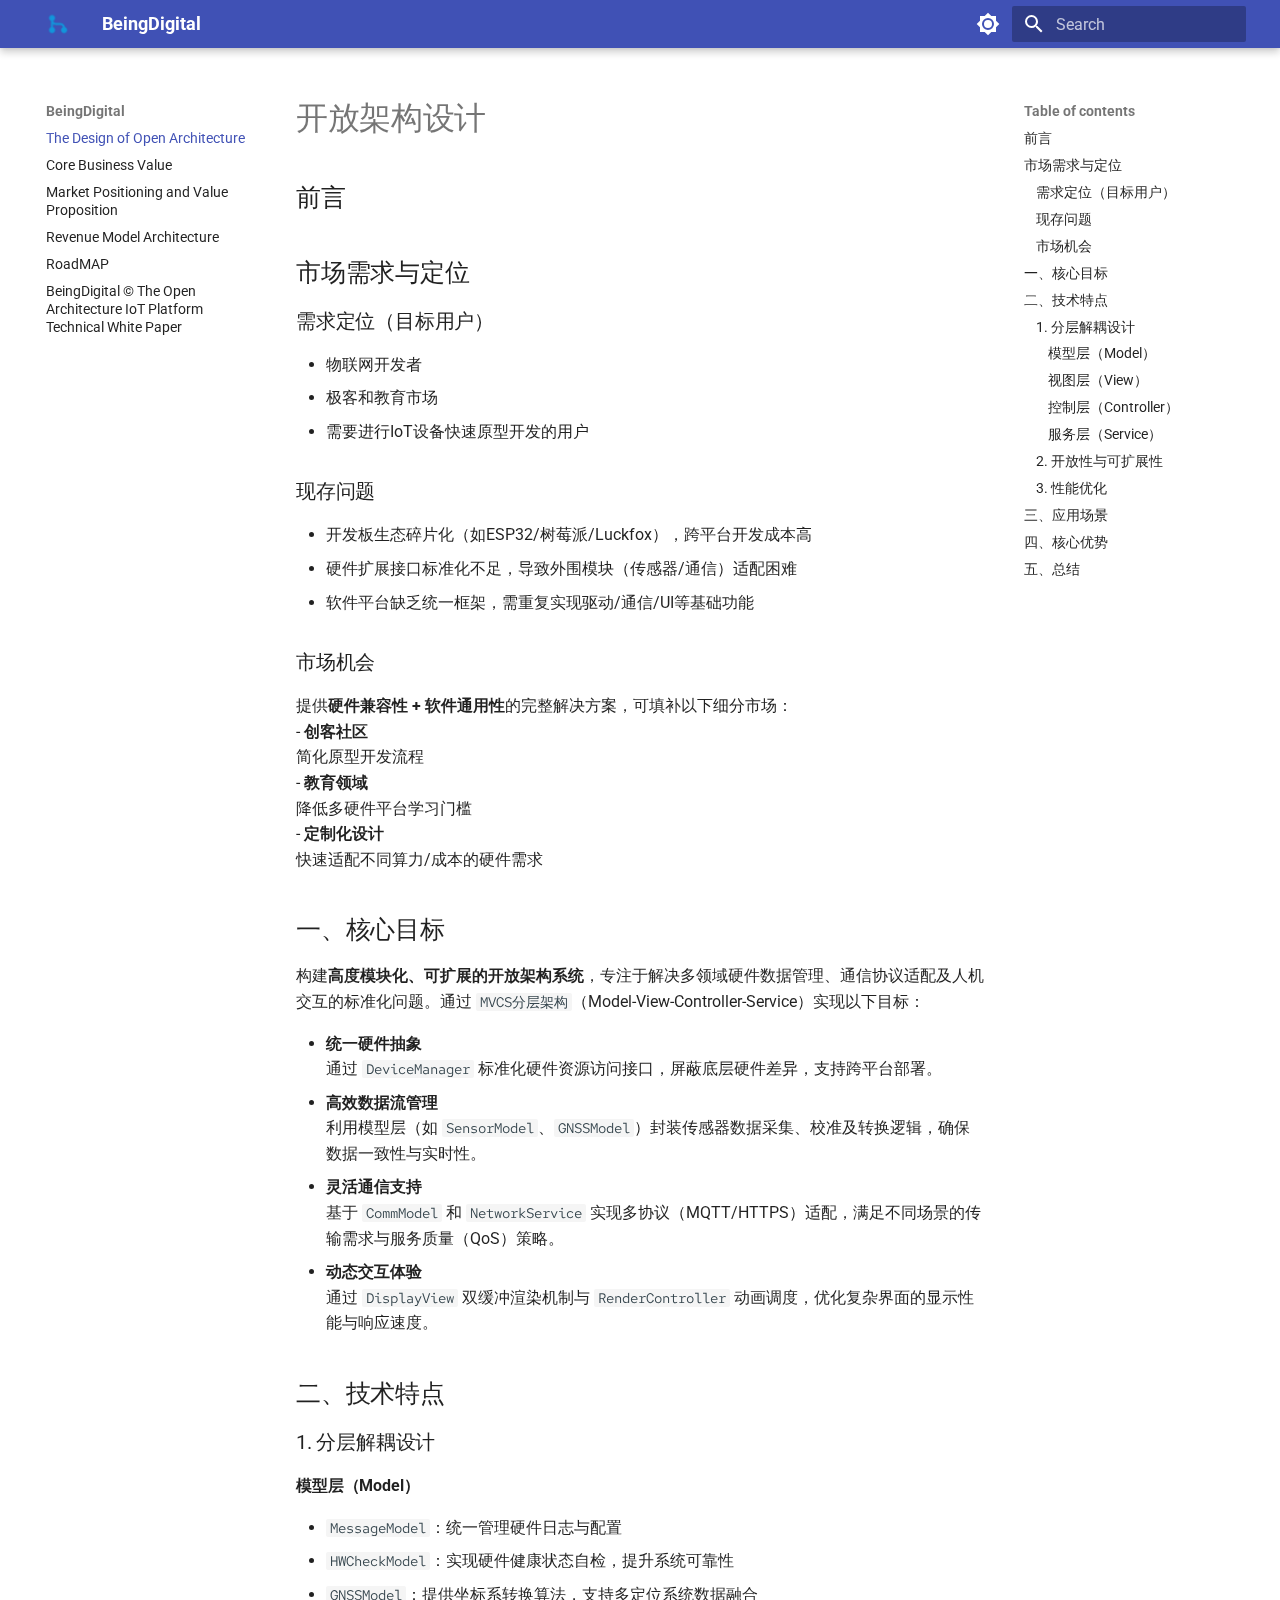
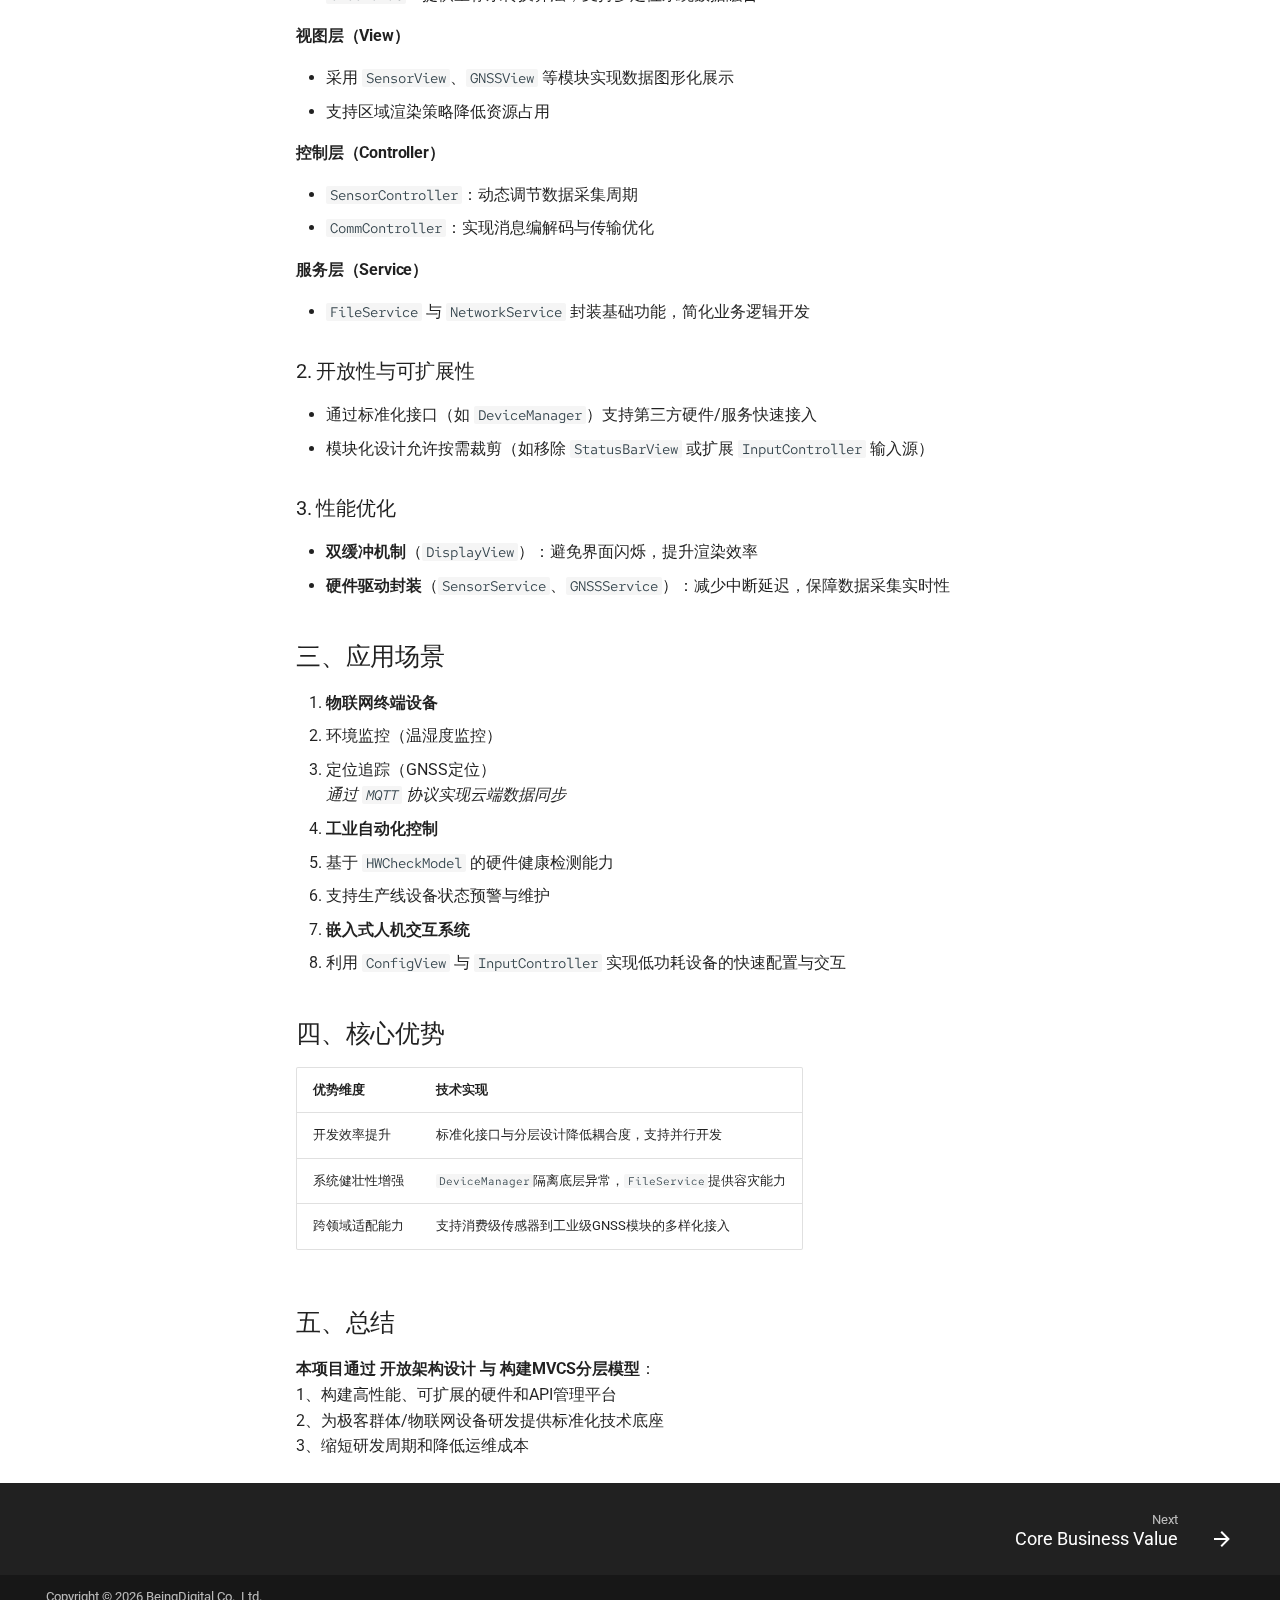
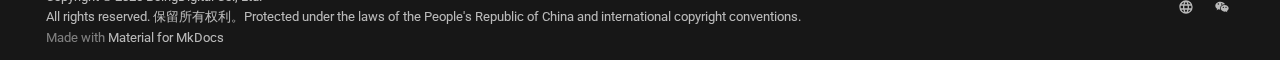
<file: index.html>
<!doctype html>
<html lang="en" class="no-js">
  <head>
    
      <meta charset="utf-8">
      <meta name="viewport" content="width=device-width,initial-scale=1">
      
      
      
        <link rel="canonical" href="https://www.beingdigital.cn/wiki/">
      
      
      
        <link rel="next" href="Core-Business-Value/">
      
      
      <link rel="icon" href="assets/favicon.ico">
      <meta name="generator" content="mkdocs-1.6.1, mkdocs-material-9.6.11">
    
    
      
        <title>The Design of Open Architecture - BeingDigital</title>
      
    
    
      <link rel="stylesheet" href="assets/stylesheets/main.4af4bdda.min.css">
      
        
        <link rel="stylesheet" href="assets/stylesheets/palette.06af60db.min.css">
      
      


    
    
      
    
    
      
        
        
        <link rel="preconnect" href="https://fonts.gstatic.com" crossorigin>
        <link rel="stylesheet" href="https://fonts.googleapis.com/css?family=Roboto:300,300i,400,400i,700,700i%7CRed+Hat+Mono:400,400i,700,700i&display=fallback">
        <style>:root{--md-text-font:"Roboto";--md-code-font:"Red Hat Mono"}</style>
      
    
    
    <script>__md_scope=new URL(".",location),__md_hash=e=>[...e].reduce(((e,_)=>(e<<5)-e+_.charCodeAt(0)),0),__md_get=(e,_=localStorage,t=__md_scope)=>JSON.parse(_.getItem(t.pathname+"."+e)),__md_set=(e,_,t=localStorage,a=__md_scope)=>{try{t.setItem(a.pathname+"."+e,JSON.stringify(_))}catch(e){}}</script>
    
      

    
    
    
  </head>
  
  
    
    
      
    
    
    
    
    <body dir="ltr" data-md-color-scheme="default" data-md-color-primary="indigo" data-md-color-accent="pink">
  
    
    <input class="md-toggle" data-md-toggle="drawer" type="checkbox" id="__drawer" autocomplete="off">
    <input class="md-toggle" data-md-toggle="search" type="checkbox" id="__search" autocomplete="off">
    <label class="md-overlay" for="__drawer"></label>
    <div data-md-component="skip">
      
        
        <a href="#_1" class="md-skip">
          Skip to content
        </a>
      
    </div>
    <div data-md-component="announce">
      
    </div>
    
      <div data-md-color-scheme="default" data-md-component="outdated" hidden>
        
      </div>
    
    
      

  

<header class="md-header md-header--shadow" data-md-component="header">
  <nav class="md-header__inner md-grid" aria-label="Header">
    <a href="." title="BeingDigital" class="md-header__button md-logo" aria-label="BeingDigital" data-md-component="logo">
      
  <img src="assets/logo.png" alt="logo">

    </a>
    <label class="md-header__button md-icon" for="__drawer">
      
      <svg xmlns="http://www.w3.org/2000/svg" viewBox="0 0 24 24"><path d="M3 6h18v2H3zm0 5h18v2H3zm0 5h18v2H3z"/></svg>
    </label>
    <div class="md-header__title" data-md-component="header-title">
      <div class="md-header__ellipsis">
        <div class="md-header__topic">
          <span class="md-ellipsis">
            BeingDigital
          </span>
        </div>
        <div class="md-header__topic" data-md-component="header-topic">
          <span class="md-ellipsis">
            
              The Design of Open Architecture
            
          </span>
        </div>
      </div>
    </div>
    
      
        <form class="md-header__option" data-md-component="palette">
  
    
    
    
    <input class="md-option" data-md-color-media="" data-md-color-scheme="default" data-md-color-primary="indigo" data-md-color-accent="pink"  aria-label="切换到深色模式"  type="radio" name="__palette" id="__palette_0">
    
      <label class="md-header__button md-icon" title="切换到深色模式" for="__palette_1" hidden>
        <svg xmlns="http://www.w3.org/2000/svg" viewBox="0 0 24 24"><path d="M12 8a4 4 0 0 0-4 4 4 4 0 0 0 4 4 4 4 0 0 0 4-4 4 4 0 0 0-4-4m0 10a6 6 0 0 1-6-6 6 6 0 0 1 6-6 6 6 0 0 1 6 6 6 6 0 0 1-6 6m8-9.31V4h-4.69L12 .69 8.69 4H4v4.69L.69 12 4 15.31V20h4.69L12 23.31 15.31 20H20v-4.69L23.31 12z"/></svg>
      </label>
    
  
    
    
    
    <input class="md-option" data-md-color-media="" data-md-color-scheme="slate" data-md-color-primary="deep-orange" data-md-color-accent="indigo"  aria-label="切换到浅色模式"  type="radio" name="__palette" id="__palette_1">
    
      <label class="md-header__button md-icon" title="切换到浅色模式" for="__palette_0" hidden>
        <svg xmlns="http://www.w3.org/2000/svg" viewBox="0 0 24 24"><path d="M12 18c-.89 0-1.74-.2-2.5-.55C11.56 16.5 13 14.42 13 12s-1.44-4.5-3.5-5.45C10.26 6.2 11.11 6 12 6a6 6 0 0 1 6 6 6 6 0 0 1-6 6m8-9.31V4h-4.69L12 .69 8.69 4H4v4.69L.69 12 4 15.31V20h4.69L12 23.31 15.31 20H20v-4.69L23.31 12z"/></svg>
      </label>
    
  
</form>
      
    
    
      <script>var palette=__md_get("__palette");if(palette&&palette.color){if("(prefers-color-scheme)"===palette.color.media){var media=matchMedia("(prefers-color-scheme: light)"),input=document.querySelector(media.matches?"[data-md-color-media='(prefers-color-scheme: light)']":"[data-md-color-media='(prefers-color-scheme: dark)']");palette.color.media=input.getAttribute("data-md-color-media"),palette.color.scheme=input.getAttribute("data-md-color-scheme"),palette.color.primary=input.getAttribute("data-md-color-primary"),palette.color.accent=input.getAttribute("data-md-color-accent")}for(var[key,value]of Object.entries(palette.color))document.body.setAttribute("data-md-color-"+key,value)}</script>
    
    
    
      
      
        <label class="md-header__button md-icon" for="__search">
          
          <svg xmlns="http://www.w3.org/2000/svg" viewBox="0 0 24 24"><path d="M9.5 3A6.5 6.5 0 0 1 16 9.5c0 1.61-.59 3.09-1.56 4.23l.27.27h.79l5 5-1.5 1.5-5-5v-.79l-.27-.27A6.52 6.52 0 0 1 9.5 16 6.5 6.5 0 0 1 3 9.5 6.5 6.5 0 0 1 9.5 3m0 2C7 5 5 7 5 9.5S7 14 9.5 14 14 12 14 9.5 12 5 9.5 5"/></svg>
        </label>
        <div class="md-search" data-md-component="search" role="dialog">
  <label class="md-search__overlay" for="__search"></label>
  <div class="md-search__inner" role="search">
    <form class="md-search__form" name="search">
      <input type="text" class="md-search__input" name="query" aria-label="Search" placeholder="Search" autocapitalize="off" autocorrect="off" autocomplete="off" spellcheck="false" data-md-component="search-query" required>
      <label class="md-search__icon md-icon" for="__search">
        
        <svg xmlns="http://www.w3.org/2000/svg" viewBox="0 0 24 24"><path d="M9.5 3A6.5 6.5 0 0 1 16 9.5c0 1.61-.59 3.09-1.56 4.23l.27.27h.79l5 5-1.5 1.5-5-5v-.79l-.27-.27A6.52 6.52 0 0 1 9.5 16 6.5 6.5 0 0 1 3 9.5 6.5 6.5 0 0 1 9.5 3m0 2C7 5 5 7 5 9.5S7 14 9.5 14 14 12 14 9.5 12 5 9.5 5"/></svg>
        
        <svg xmlns="http://www.w3.org/2000/svg" viewBox="0 0 24 24"><path d="M20 11v2H8l5.5 5.5-1.42 1.42L4.16 12l7.92-7.92L13.5 5.5 8 11z"/></svg>
      </label>
      <nav class="md-search__options" aria-label="Search">
        
        <button type="reset" class="md-search__icon md-icon" title="Clear" aria-label="Clear" tabindex="-1">
          
          <svg xmlns="http://www.w3.org/2000/svg" viewBox="0 0 24 24"><path d="M19 6.41 17.59 5 12 10.59 6.41 5 5 6.41 10.59 12 5 17.59 6.41 19 12 13.41 17.59 19 19 17.59 13.41 12z"/></svg>
        </button>
      </nav>
      
    </form>
    <div class="md-search__output">
      <div class="md-search__scrollwrap" tabindex="0" data-md-scrollfix>
        <div class="md-search-result" data-md-component="search-result">
          <div class="md-search-result__meta">
            Initializing search
          </div>
          <ol class="md-search-result__list" role="presentation"></ol>
        </div>
      </div>
    </div>
  </div>
</div>
      
    
    
  </nav>
  
</header>
    
    <div class="md-container" data-md-component="container">
      
      
        
          
        
      
      <main class="md-main" data-md-component="main">
        <div class="md-main__inner md-grid">
          
            
              
              <div class="md-sidebar md-sidebar--primary" data-md-component="sidebar" data-md-type="navigation" >
                <div class="md-sidebar__scrollwrap">
                  <div class="md-sidebar__inner">
                    



<nav class="md-nav md-nav--primary" aria-label="Navigation" data-md-level="0">
  <label class="md-nav__title" for="__drawer">
    <a href="." title="BeingDigital" class="md-nav__button md-logo" aria-label="BeingDigital" data-md-component="logo">
      
  <img src="assets/logo.png" alt="logo">

    </a>
    BeingDigital
  </label>
  
  <ul class="md-nav__list" data-md-scrollfix>
    
      
      
  
  
    
  
  
  
    <li class="md-nav__item md-nav__item--active">
      
      <input class="md-nav__toggle md-toggle" type="checkbox" id="__toc">
      
      
        
      
      
        <label class="md-nav__link md-nav__link--active" for="__toc">
          
  
  
  <span class="md-ellipsis">
    The Design of Open Architecture
    
  </span>
  

          <span class="md-nav__icon md-icon"></span>
        </label>
      
      <a href="." class="md-nav__link md-nav__link--active">
        
  
  
  <span class="md-ellipsis">
    The Design of Open Architecture
    
  </span>
  

      </a>
      
        

<nav class="md-nav md-nav--secondary" aria-label="Table of contents">
  
  
  
    
  
  
    <label class="md-nav__title" for="__toc">
      <span class="md-nav__icon md-icon"></span>
      Table of contents
    </label>
    <ul class="md-nav__list" data-md-component="toc" data-md-scrollfix>
      
        <li class="md-nav__item">
  <a href="#_2" class="md-nav__link">
    <span class="md-ellipsis">
      前言
    </span>
  </a>
  
</li>
      
        <li class="md-nav__item">
  <a href="#_3" class="md-nav__link">
    <span class="md-ellipsis">
      市场需求与定位
    </span>
  </a>
  
    <nav class="md-nav" aria-label="市场需求与定位">
      <ul class="md-nav__list">
        
          <li class="md-nav__item">
  <a href="#_4" class="md-nav__link">
    <span class="md-ellipsis">
      需求定位（​目标用户）​
    </span>
  </a>
  
</li>
        
          <li class="md-nav__item">
  <a href="#_5" class="md-nav__link">
    <span class="md-ellipsis">
      ​现存问题​
    </span>
  </a>
  
</li>
        
          <li class="md-nav__item">
  <a href="#_6" class="md-nav__link">
    <span class="md-ellipsis">
      市场机会
    </span>
  </a>
  
</li>
        
      </ul>
    </nav>
  
</li>
      
        <li class="md-nav__item">
  <a href="#_7" class="md-nav__link">
    <span class="md-ellipsis">
      一、核心目标
    </span>
  </a>
  
</li>
      
        <li class="md-nav__item">
  <a href="#_8" class="md-nav__link">
    <span class="md-ellipsis">
      二、技术特点
    </span>
  </a>
  
    <nav class="md-nav" aria-label="二、技术特点">
      <ul class="md-nav__list">
        
          <li class="md-nav__item">
  <a href="#1" class="md-nav__link">
    <span class="md-ellipsis">
      1. 分层解耦设计
    </span>
  </a>
  
    <nav class="md-nav" aria-label="1. 分层解耦设计">
      <ul class="md-nav__list">
        
          <li class="md-nav__item">
  <a href="#model" class="md-nav__link">
    <span class="md-ellipsis">
      模型层（Model）
    </span>
  </a>
  
</li>
        
          <li class="md-nav__item">
  <a href="#view" class="md-nav__link">
    <span class="md-ellipsis">
      视图层（View）
    </span>
  </a>
  
</li>
        
          <li class="md-nav__item">
  <a href="#controller" class="md-nav__link">
    <span class="md-ellipsis">
      控制层（Controller）
    </span>
  </a>
  
</li>
        
          <li class="md-nav__item">
  <a href="#service" class="md-nav__link">
    <span class="md-ellipsis">
      服务层（Service）
    </span>
  </a>
  
</li>
        
      </ul>
    </nav>
  
</li>
        
          <li class="md-nav__item">
  <a href="#2" class="md-nav__link">
    <span class="md-ellipsis">
      2. 开放性与可扩展性
    </span>
  </a>
  
</li>
        
          <li class="md-nav__item">
  <a href="#3" class="md-nav__link">
    <span class="md-ellipsis">
      3. 性能优化
    </span>
  </a>
  
</li>
        
      </ul>
    </nav>
  
</li>
      
        <li class="md-nav__item">
  <a href="#_9" class="md-nav__link">
    <span class="md-ellipsis">
      三、应用场景
    </span>
  </a>
  
</li>
      
        <li class="md-nav__item">
  <a href="#_10" class="md-nav__link">
    <span class="md-ellipsis">
      四、核心优势
    </span>
  </a>
  
</li>
      
        <li class="md-nav__item">
  <a href="#_11" class="md-nav__link">
    <span class="md-ellipsis">
      五、总结
    </span>
  </a>
  
</li>
      
    </ul>
  
</nav>
      
    </li>
  

    
      
      
  
  
  
  
    <li class="md-nav__item">
      <a href="Core-Business-Value/" class="md-nav__link">
        
  
  
  <span class="md-ellipsis">
    Core Business Value
    
  </span>
  

      </a>
    </li>
  

    
      
      
  
  
  
  
    <li class="md-nav__item">
      <a href="Market%20Positioning%20and%20Value%20Proposition/" class="md-nav__link">
        
  
  
  <span class="md-ellipsis">
    Market Positioning and Value Proposition
    
  </span>
  

      </a>
    </li>
  

    
      
      
  
  
  
  
    <li class="md-nav__item">
      <a href="Revenue%20Model%20Architecture/" class="md-nav__link">
        
  
  
  <span class="md-ellipsis">
    Revenue Model Architecture
    
  </span>
  

      </a>
    </li>
  

    
      
      
  
  
  
  
    <li class="md-nav__item">
      <a href="RoadMAP/" class="md-nav__link">
        
  
  
  <span class="md-ellipsis">
    RoadMAP
    
  </span>
  

      </a>
    </li>
  

    
      
      
  
  
  
  
    <li class="md-nav__item">
      <a href="WhitePaper/" class="md-nav__link">
        
  
  
  <span class="md-ellipsis">
    BeingDigital © The Open Architecture IoT Platform Technical White Paper
    
  </span>
  

      </a>
    </li>
  

    
  </ul>
</nav>
                  </div>
                </div>
              </div>
            
            
              
              <div class="md-sidebar md-sidebar--secondary" data-md-component="sidebar" data-md-type="toc" >
                <div class="md-sidebar__scrollwrap">
                  <div class="md-sidebar__inner">
                    

<nav class="md-nav md-nav--secondary" aria-label="Table of contents">
  
  
  
    
  
  
    <label class="md-nav__title" for="__toc">
      <span class="md-nav__icon md-icon"></span>
      Table of contents
    </label>
    <ul class="md-nav__list" data-md-component="toc" data-md-scrollfix>
      
        <li class="md-nav__item">
  <a href="#_2" class="md-nav__link">
    <span class="md-ellipsis">
      前言
    </span>
  </a>
  
</li>
      
        <li class="md-nav__item">
  <a href="#_3" class="md-nav__link">
    <span class="md-ellipsis">
      市场需求与定位
    </span>
  </a>
  
    <nav class="md-nav" aria-label="市场需求与定位">
      <ul class="md-nav__list">
        
          <li class="md-nav__item">
  <a href="#_4" class="md-nav__link">
    <span class="md-ellipsis">
      需求定位（​目标用户）​
    </span>
  </a>
  
</li>
        
          <li class="md-nav__item">
  <a href="#_5" class="md-nav__link">
    <span class="md-ellipsis">
      ​现存问题​
    </span>
  </a>
  
</li>
        
          <li class="md-nav__item">
  <a href="#_6" class="md-nav__link">
    <span class="md-ellipsis">
      市场机会
    </span>
  </a>
  
</li>
        
      </ul>
    </nav>
  
</li>
      
        <li class="md-nav__item">
  <a href="#_7" class="md-nav__link">
    <span class="md-ellipsis">
      一、核心目标
    </span>
  </a>
  
</li>
      
        <li class="md-nav__item">
  <a href="#_8" class="md-nav__link">
    <span class="md-ellipsis">
      二、技术特点
    </span>
  </a>
  
    <nav class="md-nav" aria-label="二、技术特点">
      <ul class="md-nav__list">
        
          <li class="md-nav__item">
  <a href="#1" class="md-nav__link">
    <span class="md-ellipsis">
      1. 分层解耦设计
    </span>
  </a>
  
    <nav class="md-nav" aria-label="1. 分层解耦设计">
      <ul class="md-nav__list">
        
          <li class="md-nav__item">
  <a href="#model" class="md-nav__link">
    <span class="md-ellipsis">
      模型层（Model）
    </span>
  </a>
  
</li>
        
          <li class="md-nav__item">
  <a href="#view" class="md-nav__link">
    <span class="md-ellipsis">
      视图层（View）
    </span>
  </a>
  
</li>
        
          <li class="md-nav__item">
  <a href="#controller" class="md-nav__link">
    <span class="md-ellipsis">
      控制层（Controller）
    </span>
  </a>
  
</li>
        
          <li class="md-nav__item">
  <a href="#service" class="md-nav__link">
    <span class="md-ellipsis">
      服务层（Service）
    </span>
  </a>
  
</li>
        
      </ul>
    </nav>
  
</li>
        
          <li class="md-nav__item">
  <a href="#2" class="md-nav__link">
    <span class="md-ellipsis">
      2. 开放性与可扩展性
    </span>
  </a>
  
</li>
        
          <li class="md-nav__item">
  <a href="#3" class="md-nav__link">
    <span class="md-ellipsis">
      3. 性能优化
    </span>
  </a>
  
</li>
        
      </ul>
    </nav>
  
</li>
      
        <li class="md-nav__item">
  <a href="#_9" class="md-nav__link">
    <span class="md-ellipsis">
      三、应用场景
    </span>
  </a>
  
</li>
      
        <li class="md-nav__item">
  <a href="#_10" class="md-nav__link">
    <span class="md-ellipsis">
      四、核心优势
    </span>
  </a>
  
</li>
      
        <li class="md-nav__item">
  <a href="#_11" class="md-nav__link">
    <span class="md-ellipsis">
      五、总结
    </span>
  </a>
  
</li>
      
    </ul>
  
</nav>
                  </div>
                </div>
              </div>
            
          
          
            <div class="md-content" data-md-component="content">
              <article class="md-content__inner md-typeset">
                
                  



<h1 id="_1">开放架构设计</h1>
<h2 id="_2">前言</h2>
<h2 id="_3">市场需求与定位</h2>
<h3 id="_4">需求定位（​目标用户）​</h3>
<ul>
<li>物联网开发者</li>
<li>极客和教育市场</li>
<li>需要进行IoT设备快速原型开发的用户</li>
</ul>
<h3 id="_5">​现存问题​</h3>
<ul>
<li>开发板生态碎片化（如ESP32/树莓派/Luckfox），跨平台开发成本高</li>
<li>硬件扩展接口标准化不足，导致外围模块（传感器/通信）适配困难</li>
<li>软件平台缺乏统一框架，需重复实现驱动/通信/UI等基础功能</li>
</ul>
<h3 id="_6">市场机会</h3>
<p>提供​<strong>​硬件兼容性 + 软件通用性​</strong>​的完整解决方案，可填补以下细分市场：<br />
- ​<strong>​创客社区​</strong>​  <br />
  简化原型开发流程 <br />
- ​<strong>​教育领域​</strong>​<br />
  降低多硬件平台学习门槛 <br />
- ​<strong>​定制化设计​</strong>​  <br />
  快速适配不同算力/成本的硬件需求  </p>
<h2 id="_7">一、核心目标</h2>
<p>构建<strong>高度模块化、可扩展的开放架构系统</strong>，专注于解决多领域硬件数据管理、通信协议适配及人机交互的标准化问题。通过 <code>MVCS分层架构</code>（Model-View-Controller-Service）实现以下目标：</p>
<ul>
<li>​<strong>统一硬件抽象</strong><br />
  通过 <code>DeviceManager</code> 标准化硬件资源访问接口，屏蔽底层硬件差异，支持跨平台部署。</li>
<li>​<strong>高效数据流管理</strong><br />
  利用模型层（如 <code>SensorModel</code>、<code>GNSSModel</code>）封装传感器数据采集、校准及转换逻辑，确保数据一致性与实时性。</li>
<li>​<strong>灵活通信支持</strong><br />
  基于 <code>CommModel</code> 和 <code>NetworkService</code> 实现多协议（MQTT/HTTPS）适配，满足不同场景的传输需求与服务质量（QoS）策略。</li>
<li>​<strong>动态交互体验</strong><br />
  通过 <code>DisplayView</code> 双缓冲渲染机制与 <code>RenderController</code> 动画调度，优化复杂界面的显示性能与响应速度。</li>
</ul>
<h2 id="_8">二、技术特点</h2>
<h3 id="1">1. 分层解耦设计</h3>
<h4 id="model">模型层（Model）</h4>
<ul>
<li><code>MessageModel</code>：统一管理硬件日志与配置</li>
<li><code>HWCheckModel</code>：实现硬件健康状态自检，提升系统可靠性</li>
<li><code>GNSSModel</code>：提供坐标系转换算法，支持多定位系统数据融合</li>
</ul>
<h4 id="view">视图层（View）</h4>
<ul>
<li>采用 <code>SensorView</code>、<code>GNSSView</code> 等模块实现数据图形化展示</li>
<li>支持区域渲染策略降低资源占用</li>
</ul>
<h4 id="controller">控制层（Controller）</h4>
<ul>
<li><code>SensorController</code>：动态调节数据采集周期</li>
<li><code>CommController</code>：实现消息编解码与传输优化</li>
</ul>
<h4 id="service">服务层（Service）</h4>
<ul>
<li><code>FileService</code> 与 <code>NetworkService</code> 封装基础功能，简化业务逻辑开发</li>
</ul>
<h3 id="2">2. 开放性与可扩展性</h3>
<ul>
<li>通过标准化接口（如 <code>DeviceManager</code>）支持第三方硬件/服务快速接入</li>
<li>模块化设计允许按需裁剪（如移除 <code>StatusBarView</code> 或扩展 <code>InputController</code> 输入源）</li>
</ul>
<h3 id="3">3. 性能优化</h3>
<ul>
<li>​<strong>双缓冲机制</strong>​（<code>DisplayView</code>）：避免界面闪烁，提升渲染效率</li>
<li>​<strong>硬件驱动封装</strong>​（<code>SensorService</code>、<code>GNSSService</code>）：减少中断延迟，保障数据采集实时性</li>
</ul>
<h2 id="_9">三、应用场景</h2>
<ol>
<li>​<strong>物联网终端设备</strong>  </li>
<li>环境监控（温湿度监控）</li>
<li>
<p>定位追踪（GNSS定位）<br />
<em>通过 <code>MQTT</code> 协议实现云端数据同步</em></p>
</li>
<li>
<p>​<strong>工业自动化控制</strong>  </p>
</li>
<li>基于 <code>HWCheckModel</code> 的硬件健康检测能力</li>
<li>
<p>支持生产线设备状态预警与维护</p>
</li>
<li>
<p>​<strong>嵌入式人机交互系统</strong>  </p>
</li>
<li>利用 <code>ConfigView</code> 与 <code>InputController</code> 实现低功耗设备的快速配置与交互</li>
</ol>
<h2 id="_10">四、核心优势</h2>
<table>
<thead>
<tr>
<th>优势维度</th>
<th>技术实现</th>
</tr>
</thead>
<tbody>
<tr>
<td>开发效率提升</td>
<td>标准化接口与分层设计降低耦合度，支持并行开发</td>
</tr>
<tr>
<td>系统健壮性增强</td>
<td><code>DeviceManager</code>隔离底层异常，<code>FileService</code>提供容灾能力</td>
</tr>
<tr>
<td>跨领域适配能力</td>
<td>支持消费级传感器到工业级GNSS模块的多样化接入</td>
</tr>
</tbody>
</table>
<h2 id="_11">五、总结</h2>
<p><strong>本项目通过 开放架构设计 与 构建​MVCS分层模型</strong>：<br />
1、构建高性能、可扩展的硬件和API管理平台<br />
2、为极客群体/物联网设备研发提供标准化技术底座 <br />
3、缩短研发周期和降低运维成本</p>







  
  






                
              </article>
            </div>
          
          
<script>var target=document.getElementById(location.hash.slice(1));target&&target.name&&(target.checked=target.name.startsWith("__tabbed_"))</script>
        </div>
        
      </main>
      
        <footer class="md-footer">
  
    
      
      <nav class="md-footer__inner md-grid" aria-label="Footer" >
        
        
          
          <a href="Core-Business-Value/" class="md-footer__link md-footer__link--next" aria-label="Next: Core Business Value">
            <div class="md-footer__title">
              <span class="md-footer__direction">
                Next
              </span>
              <div class="md-ellipsis">
                Core Business Value
              </div>
            </div>
            <div class="md-footer__button md-icon">
              
              <svg xmlns="http://www.w3.org/2000/svg" viewBox="0 0 24 24"><path d="M4 11v2h12l-5.5 5.5 1.42 1.42L19.84 12l-7.92-7.92L10.5 5.5 16 11z"/></svg>
            </div>
          </a>
        
      </nav>
    
  
  <div class="md-footer-meta md-typeset">
    <div class="md-footer-meta__inner md-grid">
      <div class="md-copyright">
  
    <div class="md-copyright__highlight">
      Copyright © <script>document.write(new Date().getFullYear())</script> BeingDigital Co., Ltd.<br>
All rights reserved. 保留所有权利。Protected under the laws of the People's Republic of China and international copyright conventions.
    </div>
  
  
    Made with
    <a href="https://squidfunk.github.io/mkdocs-material/" target="_blank" rel="noopener">
      Material for MkDocs
    </a>
  
</div>
      
        <div class="md-social">
  
    
    
    
    
      
      
    
    <a href="https://www.beingdigital.cn" target="_blank" rel="noopener" title="www.beingdigital.cn" class="md-social__link">
      <svg xmlns="http://www.w3.org/2000/svg" viewBox="0 0 24 24"><path d="M16.36 14c.08-.66.14-1.32.14-2s-.06-1.34-.14-2h3.38c.16.64.26 1.31.26 2s-.1 1.36-.26 2m-5.15 5.56c.6-1.11 1.06-2.31 1.38-3.56h2.95a8.03 8.03 0 0 1-4.33 3.56M14.34 14H9.66c-.1-.66-.16-1.32-.16-2s.06-1.35.16-2h4.68c.09.65.16 1.32.16 2s-.07 1.34-.16 2M12 19.96c-.83-1.2-1.5-2.53-1.91-3.96h3.82c-.41 1.43-1.08 2.76-1.91 3.96M8 8H5.08A7.92 7.92 0 0 1 9.4 4.44C8.8 5.55 8.35 6.75 8 8m-2.92 8H8c.35 1.25.8 2.45 1.4 3.56A8 8 0 0 1 5.08 16m-.82-2C4.1 13.36 4 12.69 4 12s.1-1.36.26-2h3.38c-.08.66-.14 1.32-.14 2s.06 1.34.14 2M12 4.03c.83 1.2 1.5 2.54 1.91 3.97h-3.82c.41-1.43 1.08-2.77 1.91-3.97M18.92 8h-2.95a15.7 15.7 0 0 0-1.38-3.56c1.84.63 3.37 1.9 4.33 3.56M12 2C6.47 2 2 6.5 2 12a10 10 0 0 0 10 10 10 10 0 0 0 10-10A10 10 0 0 0 12 2"/></svg>
    </a>
  
    
    
    
    
      
      
    
    <a href="https://work.weixin.qq.com/ca/cawcde02144bef3ae1" target="_blank" rel="noopener" title="work.weixin.qq.com" class="md-social__link">
      <svg xmlns="http://www.w3.org/2000/svg" viewBox="0 0 24 24"><path d="M9.5 4C5.36 4 2 6.69 2 10c0 1.89 1.08 3.56 2.78 4.66L4 17l2.5-1.5c.89.31 1.87.5 2.91.5A5.2 5.2 0 0 1 9 14c0-3.31 3.13-6 7-6 .19 0 .38 0 .56.03C15.54 5.69 12.78 4 9.5 4m-3 2.5a1 1 0 0 1 1 1 1 1 0 0 1-1 1 1 1 0 0 1-1-1 1 1 0 0 1 1-1m5 0a1 1 0 0 1 1 1 1 1 0 0 1-1 1 1 1 0 0 1-1-1 1 1 0 0 1 1-1M16 9c-3.31 0-6 2.24-6 5s2.69 5 6 5c.67 0 1.31-.08 1.91-.25L20 20l-.62-1.87C20.95 17.22 22 15.71 22 14c0-2.76-2.69-5-6-5m-2 2.5a1 1 0 0 1 1 1 1 1 0 0 1-1 1 1 1 0 0 1-1-1 1 1 0 0 1 1-1m4 0a1 1 0 0 1 1 1 1 1 0 0 1-1 1 1 1 0 0 1-1-1 1 1 0 0 1 1-1"/></svg>
    </a>
  
</div>
      
    </div>
  </div>
</footer>
      
    </div>
    <div class="md-dialog" data-md-component="dialog">
      <div class="md-dialog__inner md-typeset"></div>
    </div>
    
    
    
      
      <script id="__config" type="application/json">{"base": ".", "features": ["navigation.footer"], "search": "assets/javascripts/workers/search.f8cc74c7.min.js", "tags": null, "translations": {"clipboard.copied": "Copied to clipboard", "clipboard.copy": "Copy to clipboard", "search.result.more.one": "1 more on this page", "search.result.more.other": "# more on this page", "search.result.none": "No matching documents", "search.result.one": "1 matching document", "search.result.other": "# matching documents", "search.result.placeholder": "Type to start searching", "search.result.term.missing": "Missing", "select.version": "Select version"}, "version": {"default": "stable"}}</script>
    
    
      <script src="assets/javascripts/bundle.c8b220af.min.js"></script>
      
    
  </body>
</html>
</file>
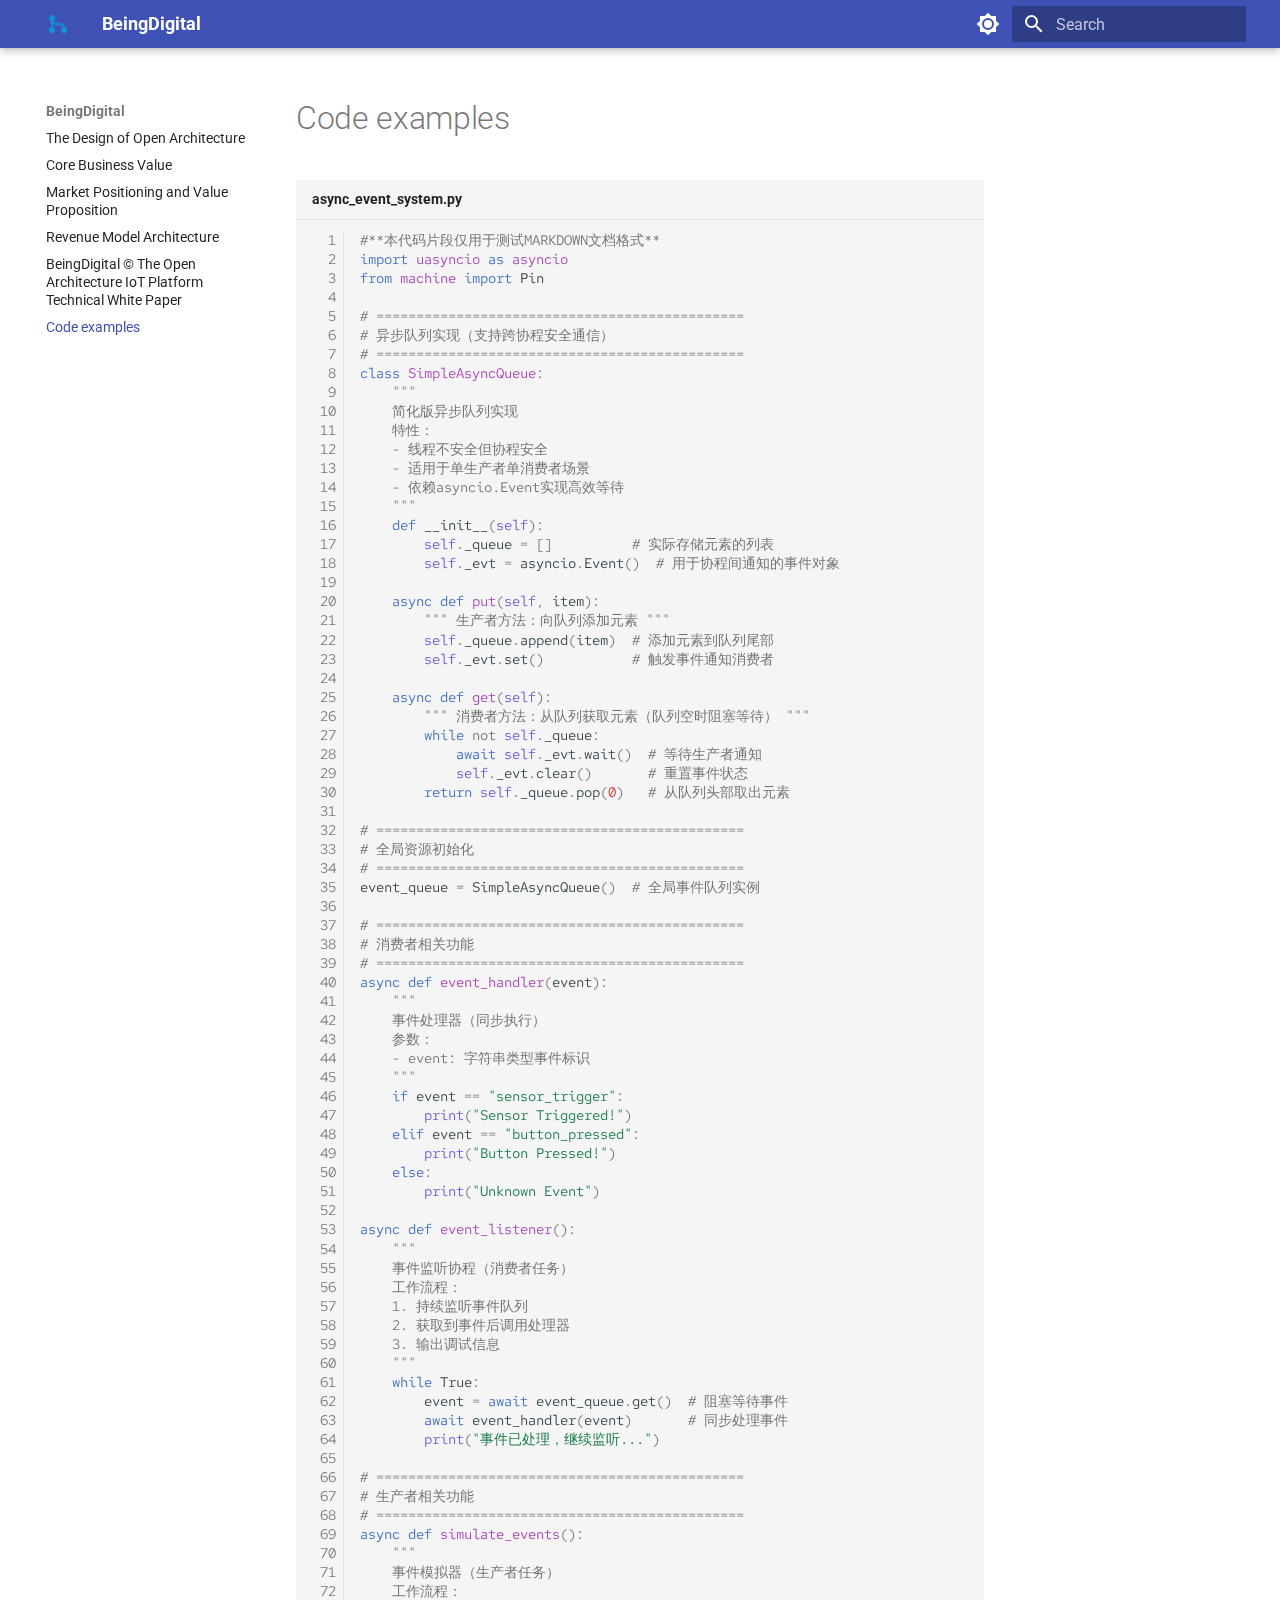
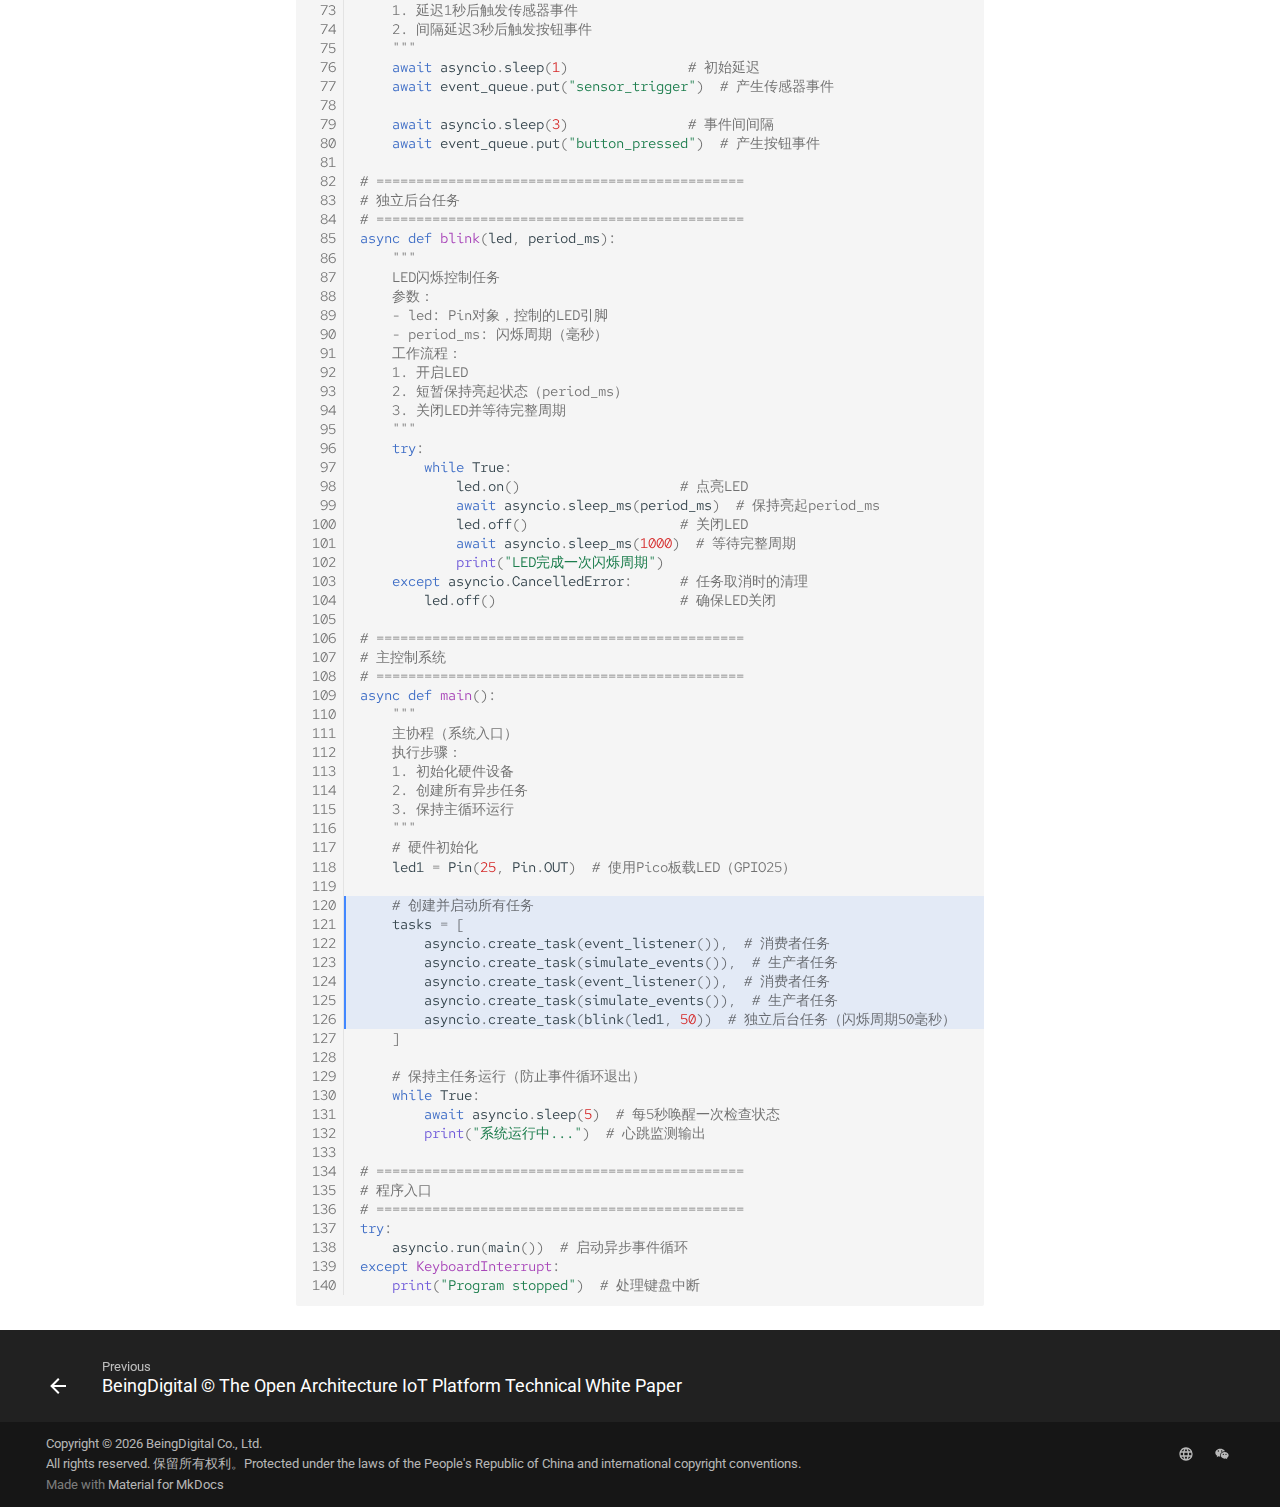
<file: code-examples/index.html>
<!doctype html>
<html lang="en" class="no-js">
  <head>
    
      <meta charset="utf-8">
      <meta name="viewport" content="width=device-width,initial-scale=1">
      
      
      
        <link rel="canonical" href="https://www.beingdigital.cn/wiki/code-examples/">
      
      
        <link rel="prev" href="../WhitePaper/">
      
      
      
      <link rel="icon" href="../assets/favicon.ico">
      <meta name="generator" content="mkdocs-1.6.1, mkdocs-material-9.6.10">
    
    
      
        <title>Code examples - BeingDigital</title>
      
    
    
      <link rel="stylesheet" href="../assets/stylesheets/main.4af4bdda.min.css">
      
        
        <link rel="stylesheet" href="../assets/stylesheets/palette.06af60db.min.css">
      
      


    
    
      
    
    
      
        
        
        <link rel="preconnect" href="https://fonts.gstatic.com" crossorigin>
        <link rel="stylesheet" href="https://fonts.googleapis.com/css?family=Roboto:300,300i,400,400i,700,700i%7CRed+Hat+Mono:400,400i,700,700i&display=fallback">
        <style>:root{--md-text-font:"Roboto";--md-code-font:"Red Hat Mono"}</style>
      
    
    
    <script>__md_scope=new URL("..",location),__md_hash=e=>[...e].reduce(((e,_)=>(e<<5)-e+_.charCodeAt(0)),0),__md_get=(e,_=localStorage,t=__md_scope)=>JSON.parse(_.getItem(t.pathname+"."+e)),__md_set=(e,_,t=localStorage,a=__md_scope)=>{try{t.setItem(a.pathname+"."+e,JSON.stringify(_))}catch(e){}}</script>
    
      

    
    
    
  </head>
  
  
    
    
      
    
    
    
    
    <body dir="ltr" data-md-color-scheme="default" data-md-color-primary="indigo" data-md-color-accent="pink">
  
    
    <input class="md-toggle" data-md-toggle="drawer" type="checkbox" id="__drawer" autocomplete="off">
    <input class="md-toggle" data-md-toggle="search" type="checkbox" id="__search" autocomplete="off">
    <label class="md-overlay" for="__drawer"></label>
    <div data-md-component="skip">
      
    </div>
    <div data-md-component="announce">
      
    </div>
    
      <div data-md-color-scheme="default" data-md-component="outdated" hidden>
        
      </div>
    
    
      

  

<header class="md-header md-header--shadow" data-md-component="header">
  <nav class="md-header__inner md-grid" aria-label="Header">
    <a href=".." title="BeingDigital" class="md-header__button md-logo" aria-label="BeingDigital" data-md-component="logo">
      
  <img src="../assets/logo.png" alt="logo">

    </a>
    <label class="md-header__button md-icon" for="__drawer">
      
      <svg xmlns="http://www.w3.org/2000/svg" viewBox="0 0 24 24"><path d="M3 6h18v2H3zm0 5h18v2H3zm0 5h18v2H3z"/></svg>
    </label>
    <div class="md-header__title" data-md-component="header-title">
      <div class="md-header__ellipsis">
        <div class="md-header__topic">
          <span class="md-ellipsis">
            BeingDigital
          </span>
        </div>
        <div class="md-header__topic" data-md-component="header-topic">
          <span class="md-ellipsis">
            
              Code examples
            
          </span>
        </div>
      </div>
    </div>
    
      
        <form class="md-header__option" data-md-component="palette">
  
    
    
    
    <input class="md-option" data-md-color-media="" data-md-color-scheme="default" data-md-color-primary="indigo" data-md-color-accent="pink"  aria-label="切换到深色模式"  type="radio" name="__palette" id="__palette_0">
    
      <label class="md-header__button md-icon" title="切换到深色模式" for="__palette_1" hidden>
        <svg xmlns="http://www.w3.org/2000/svg" viewBox="0 0 24 24"><path d="M12 8a4 4 0 0 0-4 4 4 4 0 0 0 4 4 4 4 0 0 0 4-4 4 4 0 0 0-4-4m0 10a6 6 0 0 1-6-6 6 6 0 0 1 6-6 6 6 0 0 1 6 6 6 6 0 0 1-6 6m8-9.31V4h-4.69L12 .69 8.69 4H4v4.69L.69 12 4 15.31V20h4.69L12 23.31 15.31 20H20v-4.69L23.31 12z"/></svg>
      </label>
    
  
    
    
    
    <input class="md-option" data-md-color-media="" data-md-color-scheme="slate" data-md-color-primary="deep-orange" data-md-color-accent="indigo"  aria-label="切换到浅色模式"  type="radio" name="__palette" id="__palette_1">
    
      <label class="md-header__button md-icon" title="切换到浅色模式" for="__palette_0" hidden>
        <svg xmlns="http://www.w3.org/2000/svg" viewBox="0 0 24 24"><path d="M12 18c-.89 0-1.74-.2-2.5-.55C11.56 16.5 13 14.42 13 12s-1.44-4.5-3.5-5.45C10.26 6.2 11.11 6 12 6a6 6 0 0 1 6 6 6 6 0 0 1-6 6m8-9.31V4h-4.69L12 .69 8.69 4H4v4.69L.69 12 4 15.31V20h4.69L12 23.31 15.31 20H20v-4.69L23.31 12z"/></svg>
      </label>
    
  
</form>
      
    
    
      <script>var palette=__md_get("__palette");if(palette&&palette.color){if("(prefers-color-scheme)"===palette.color.media){var media=matchMedia("(prefers-color-scheme: light)"),input=document.querySelector(media.matches?"[data-md-color-media='(prefers-color-scheme: light)']":"[data-md-color-media='(prefers-color-scheme: dark)']");palette.color.media=input.getAttribute("data-md-color-media"),palette.color.scheme=input.getAttribute("data-md-color-scheme"),palette.color.primary=input.getAttribute("data-md-color-primary"),palette.color.accent=input.getAttribute("data-md-color-accent")}for(var[key,value]of Object.entries(palette.color))document.body.setAttribute("data-md-color-"+key,value)}</script>
    
    
    
      <label class="md-header__button md-icon" for="__search">
        
        <svg xmlns="http://www.w3.org/2000/svg" viewBox="0 0 24 24"><path d="M9.5 3A6.5 6.5 0 0 1 16 9.5c0 1.61-.59 3.09-1.56 4.23l.27.27h.79l5 5-1.5 1.5-5-5v-.79l-.27-.27A6.52 6.52 0 0 1 9.5 16 6.5 6.5 0 0 1 3 9.5 6.5 6.5 0 0 1 9.5 3m0 2C7 5 5 7 5 9.5S7 14 9.5 14 14 12 14 9.5 12 5 9.5 5"/></svg>
      </label>
      <div class="md-search" data-md-component="search" role="dialog">
  <label class="md-search__overlay" for="__search"></label>
  <div class="md-search__inner" role="search">
    <form class="md-search__form" name="search">
      <input type="text" class="md-search__input" name="query" aria-label="Search" placeholder="Search" autocapitalize="off" autocorrect="off" autocomplete="off" spellcheck="false" data-md-component="search-query" required>
      <label class="md-search__icon md-icon" for="__search">
        
        <svg xmlns="http://www.w3.org/2000/svg" viewBox="0 0 24 24"><path d="M9.5 3A6.5 6.5 0 0 1 16 9.5c0 1.61-.59 3.09-1.56 4.23l.27.27h.79l5 5-1.5 1.5-5-5v-.79l-.27-.27A6.52 6.52 0 0 1 9.5 16 6.5 6.5 0 0 1 3 9.5 6.5 6.5 0 0 1 9.5 3m0 2C7 5 5 7 5 9.5S7 14 9.5 14 14 12 14 9.5 12 5 9.5 5"/></svg>
        
        <svg xmlns="http://www.w3.org/2000/svg" viewBox="0 0 24 24"><path d="M20 11v2H8l5.5 5.5-1.42 1.42L4.16 12l7.92-7.92L13.5 5.5 8 11z"/></svg>
      </label>
      <nav class="md-search__options" aria-label="Search">
        
        <button type="reset" class="md-search__icon md-icon" title="Clear" aria-label="Clear" tabindex="-1">
          
          <svg xmlns="http://www.w3.org/2000/svg" viewBox="0 0 24 24"><path d="M19 6.41 17.59 5 12 10.59 6.41 5 5 6.41 10.59 12 5 17.59 6.41 19 12 13.41 17.59 19 19 17.59 13.41 12z"/></svg>
        </button>
      </nav>
      
    </form>
    <div class="md-search__output">
      <div class="md-search__scrollwrap" tabindex="0" data-md-scrollfix>
        <div class="md-search-result" data-md-component="search-result">
          <div class="md-search-result__meta">
            Initializing search
          </div>
          <ol class="md-search-result__list" role="presentation"></ol>
        </div>
      </div>
    </div>
  </div>
</div>
    
    
  </nav>
  
</header>
    
    <div class="md-container" data-md-component="container">
      
      
        
          
        
      
      <main class="md-main" data-md-component="main">
        <div class="md-main__inner md-grid">
          
            
              
              <div class="md-sidebar md-sidebar--primary" data-md-component="sidebar" data-md-type="navigation" >
                <div class="md-sidebar__scrollwrap">
                  <div class="md-sidebar__inner">
                    



<nav class="md-nav md-nav--primary" aria-label="Navigation" data-md-level="0">
  <label class="md-nav__title" for="__drawer">
    <a href=".." title="BeingDigital" class="md-nav__button md-logo" aria-label="BeingDigital" data-md-component="logo">
      
  <img src="../assets/logo.png" alt="logo">

    </a>
    BeingDigital
  </label>
  
  <ul class="md-nav__list" data-md-scrollfix>
    
      
      
  
  
  
  
    <li class="md-nav__item">
      <a href=".." class="md-nav__link">
        
  
  
  <span class="md-ellipsis">
    The Design of Open Architecture
    
  </span>
  

      </a>
    </li>
  

    
      
      
  
  
  
  
    <li class="md-nav__item">
      <a href="../Core-Business-Value/" class="md-nav__link">
        
  
  
  <span class="md-ellipsis">
    Core Business Value
    
  </span>
  

      </a>
    </li>
  

    
      
      
  
  
  
  
    <li class="md-nav__item">
      <a href="../Market%20Positioning%20and%20Value%20Proposition/" class="md-nav__link">
        
  
  
  <span class="md-ellipsis">
    Market Positioning and Value Proposition
    
  </span>
  

      </a>
    </li>
  

    
      
      
  
  
  
  
    <li class="md-nav__item">
      <a href="../Revenue%20Model%20Architecture/" class="md-nav__link">
        
  
  
  <span class="md-ellipsis">
    Revenue Model Architecture
    
  </span>
  

      </a>
    </li>
  

    
      
      
  
  
  
  
    <li class="md-nav__item">
      <a href="../WhitePaper/" class="md-nav__link">
        
  
  
  <span class="md-ellipsis">
    BeingDigital © The Open Architecture IoT Platform Technical White Paper
    
  </span>
  

      </a>
    </li>
  

    
      
      
  
  
    
  
  
  
    <li class="md-nav__item md-nav__item--active">
      
      <input class="md-nav__toggle md-toggle" type="checkbox" id="__toc">
      
      
      
      <a href="./" class="md-nav__link md-nav__link--active">
        
  
  
  <span class="md-ellipsis">
    Code examples
    
  </span>
  

      </a>
      
    </li>
  

    
  </ul>
</nav>
                  </div>
                </div>
              </div>
            
            
              
              <div class="md-sidebar md-sidebar--secondary" data-md-component="sidebar" data-md-type="toc" >
                <div class="md-sidebar__scrollwrap">
                  <div class="md-sidebar__inner">
                    

<nav class="md-nav md-nav--secondary" aria-label="Table of contents">
  
  
  
  
</nav>
                  </div>
                </div>
              </div>
            
          
          
            <div class="md-content" data-md-component="content">
              <article class="md-content__inner md-typeset">
                
                  



  <h1>Code examples</h1>

<div class="language-py highlight"><table class="highlighttable"><tr><th colspan="2" class="filename"><span class="filename">async_event_system.py</span></th></tr><tr><td class="linenos"><div class="linenodiv"><pre><span></span><span class="normal"><a href="#__codelineno-0-1">  1</a></span>
<span class="normal"><a href="#__codelineno-0-2">  2</a></span>
<span class="normal"><a href="#__codelineno-0-3">  3</a></span>
<span class="normal"><a href="#__codelineno-0-4">  4</a></span>
<span class="normal"><a href="#__codelineno-0-5">  5</a></span>
<span class="normal"><a href="#__codelineno-0-6">  6</a></span>
<span class="normal"><a href="#__codelineno-0-7">  7</a></span>
<span class="normal"><a href="#__codelineno-0-8">  8</a></span>
<span class="normal"><a href="#__codelineno-0-9">  9</a></span>
<span class="normal"><a href="#__codelineno-0-10"> 10</a></span>
<span class="normal"><a href="#__codelineno-0-11"> 11</a></span>
<span class="normal"><a href="#__codelineno-0-12"> 12</a></span>
<span class="normal"><a href="#__codelineno-0-13"> 13</a></span>
<span class="normal"><a href="#__codelineno-0-14"> 14</a></span>
<span class="normal"><a href="#__codelineno-0-15"> 15</a></span>
<span class="normal"><a href="#__codelineno-0-16"> 16</a></span>
<span class="normal"><a href="#__codelineno-0-17"> 17</a></span>
<span class="normal"><a href="#__codelineno-0-18"> 18</a></span>
<span class="normal"><a href="#__codelineno-0-19"> 19</a></span>
<span class="normal"><a href="#__codelineno-0-20"> 20</a></span>
<span class="normal"><a href="#__codelineno-0-21"> 21</a></span>
<span class="normal"><a href="#__codelineno-0-22"> 22</a></span>
<span class="normal"><a href="#__codelineno-0-23"> 23</a></span>
<span class="normal"><a href="#__codelineno-0-24"> 24</a></span>
<span class="normal"><a href="#__codelineno-0-25"> 25</a></span>
<span class="normal"><a href="#__codelineno-0-26"> 26</a></span>
<span class="normal"><a href="#__codelineno-0-27"> 27</a></span>
<span class="normal"><a href="#__codelineno-0-28"> 28</a></span>
<span class="normal"><a href="#__codelineno-0-29"> 29</a></span>
<span class="normal"><a href="#__codelineno-0-30"> 30</a></span>
<span class="normal"><a href="#__codelineno-0-31"> 31</a></span>
<span class="normal"><a href="#__codelineno-0-32"> 32</a></span>
<span class="normal"><a href="#__codelineno-0-33"> 33</a></span>
<span class="normal"><a href="#__codelineno-0-34"> 34</a></span>
<span class="normal"><a href="#__codelineno-0-35"> 35</a></span>
<span class="normal"><a href="#__codelineno-0-36"> 36</a></span>
<span class="normal"><a href="#__codelineno-0-37"> 37</a></span>
<span class="normal"><a href="#__codelineno-0-38"> 38</a></span>
<span class="normal"><a href="#__codelineno-0-39"> 39</a></span>
<span class="normal"><a href="#__codelineno-0-40"> 40</a></span>
<span class="normal"><a href="#__codelineno-0-41"> 41</a></span>
<span class="normal"><a href="#__codelineno-0-42"> 42</a></span>
<span class="normal"><a href="#__codelineno-0-43"> 43</a></span>
<span class="normal"><a href="#__codelineno-0-44"> 44</a></span>
<span class="normal"><a href="#__codelineno-0-45"> 45</a></span>
<span class="normal"><a href="#__codelineno-0-46"> 46</a></span>
<span class="normal"><a href="#__codelineno-0-47"> 47</a></span>
<span class="normal"><a href="#__codelineno-0-48"> 48</a></span>
<span class="normal"><a href="#__codelineno-0-49"> 49</a></span>
<span class="normal"><a href="#__codelineno-0-50"> 50</a></span>
<span class="normal"><a href="#__codelineno-0-51"> 51</a></span>
<span class="normal"><a href="#__codelineno-0-52"> 52</a></span>
<span class="normal"><a href="#__codelineno-0-53"> 53</a></span>
<span class="normal"><a href="#__codelineno-0-54"> 54</a></span>
<span class="normal"><a href="#__codelineno-0-55"> 55</a></span>
<span class="normal"><a href="#__codelineno-0-56"> 56</a></span>
<span class="normal"><a href="#__codelineno-0-57"> 57</a></span>
<span class="normal"><a href="#__codelineno-0-58"> 58</a></span>
<span class="normal"><a href="#__codelineno-0-59"> 59</a></span>
<span class="normal"><a href="#__codelineno-0-60"> 60</a></span>
<span class="normal"><a href="#__codelineno-0-61"> 61</a></span>
<span class="normal"><a href="#__codelineno-0-62"> 62</a></span>
<span class="normal"><a href="#__codelineno-0-63"> 63</a></span>
<span class="normal"><a href="#__codelineno-0-64"> 64</a></span>
<span class="normal"><a href="#__codelineno-0-65"> 65</a></span>
<span class="normal"><a href="#__codelineno-0-66"> 66</a></span>
<span class="normal"><a href="#__codelineno-0-67"> 67</a></span>
<span class="normal"><a href="#__codelineno-0-68"> 68</a></span>
<span class="normal"><a href="#__codelineno-0-69"> 69</a></span>
<span class="normal"><a href="#__codelineno-0-70"> 70</a></span>
<span class="normal"><a href="#__codelineno-0-71"> 71</a></span>
<span class="normal"><a href="#__codelineno-0-72"> 72</a></span>
<span class="normal"><a href="#__codelineno-0-73"> 73</a></span>
<span class="normal"><a href="#__codelineno-0-74"> 74</a></span>
<span class="normal"><a href="#__codelineno-0-75"> 75</a></span>
<span class="normal"><a href="#__codelineno-0-76"> 76</a></span>
<span class="normal"><a href="#__codelineno-0-77"> 77</a></span>
<span class="normal"><a href="#__codelineno-0-78"> 78</a></span>
<span class="normal"><a href="#__codelineno-0-79"> 79</a></span>
<span class="normal"><a href="#__codelineno-0-80"> 80</a></span>
<span class="normal"><a href="#__codelineno-0-81"> 81</a></span>
<span class="normal"><a href="#__codelineno-0-82"> 82</a></span>
<span class="normal"><a href="#__codelineno-0-83"> 83</a></span>
<span class="normal"><a href="#__codelineno-0-84"> 84</a></span>
<span class="normal"><a href="#__codelineno-0-85"> 85</a></span>
<span class="normal"><a href="#__codelineno-0-86"> 86</a></span>
<span class="normal"><a href="#__codelineno-0-87"> 87</a></span>
<span class="normal"><a href="#__codelineno-0-88"> 88</a></span>
<span class="normal"><a href="#__codelineno-0-89"> 89</a></span>
<span class="normal"><a href="#__codelineno-0-90"> 90</a></span>
<span class="normal"><a href="#__codelineno-0-91"> 91</a></span>
<span class="normal"><a href="#__codelineno-0-92"> 92</a></span>
<span class="normal"><a href="#__codelineno-0-93"> 93</a></span>
<span class="normal"><a href="#__codelineno-0-94"> 94</a></span>
<span class="normal"><a href="#__codelineno-0-95"> 95</a></span>
<span class="normal"><a href="#__codelineno-0-96"> 96</a></span>
<span class="normal"><a href="#__codelineno-0-97"> 97</a></span>
<span class="normal"><a href="#__codelineno-0-98"> 98</a></span>
<span class="normal"><a href="#__codelineno-0-99"> 99</a></span>
<span class="normal"><a href="#__codelineno-0-100">100</a></span>
<span class="normal"><a href="#__codelineno-0-101">101</a></span>
<span class="normal"><a href="#__codelineno-0-102">102</a></span>
<span class="normal"><a href="#__codelineno-0-103">103</a></span>
<span class="normal"><a href="#__codelineno-0-104">104</a></span>
<span class="normal"><a href="#__codelineno-0-105">105</a></span>
<span class="normal"><a href="#__codelineno-0-106">106</a></span>
<span class="normal"><a href="#__codelineno-0-107">107</a></span>
<span class="normal"><a href="#__codelineno-0-108">108</a></span>
<span class="normal"><a href="#__codelineno-0-109">109</a></span>
<span class="normal"><a href="#__codelineno-0-110">110</a></span>
<span class="normal"><a href="#__codelineno-0-111">111</a></span>
<span class="normal"><a href="#__codelineno-0-112">112</a></span>
<span class="normal"><a href="#__codelineno-0-113">113</a></span>
<span class="normal"><a href="#__codelineno-0-114">114</a></span>
<span class="normal"><a href="#__codelineno-0-115">115</a></span>
<span class="normal"><a href="#__codelineno-0-116">116</a></span>
<span class="normal"><a href="#__codelineno-0-117">117</a></span>
<span class="normal"><a href="#__codelineno-0-118">118</a></span>
<span class="normal"><a href="#__codelineno-0-119">119</a></span>
<span class="normal"><a href="#__codelineno-0-120">120</a></span>
<span class="normal"><a href="#__codelineno-0-121">121</a></span>
<span class="normal"><a href="#__codelineno-0-122">122</a></span>
<span class="normal"><a href="#__codelineno-0-123">123</a></span>
<span class="normal"><a href="#__codelineno-0-124">124</a></span>
<span class="normal"><a href="#__codelineno-0-125">125</a></span>
<span class="normal"><a href="#__codelineno-0-126">126</a></span>
<span class="normal"><a href="#__codelineno-0-127">127</a></span>
<span class="normal"><a href="#__codelineno-0-128">128</a></span>
<span class="normal"><a href="#__codelineno-0-129">129</a></span>
<span class="normal"><a href="#__codelineno-0-130">130</a></span>
<span class="normal"><a href="#__codelineno-0-131">131</a></span>
<span class="normal"><a href="#__codelineno-0-132">132</a></span>
<span class="normal"><a href="#__codelineno-0-133">133</a></span>
<span class="normal"><a href="#__codelineno-0-134">134</a></span>
<span class="normal"><a href="#__codelineno-0-135">135</a></span>
<span class="normal"><a href="#__codelineno-0-136">136</a></span>
<span class="normal"><a href="#__codelineno-0-137">137</a></span>
<span class="normal"><a href="#__codelineno-0-138">138</a></span>
<span class="normal"><a href="#__codelineno-0-139">139</a></span>
<span class="normal"><a href="#__codelineno-0-140">140</a></span></pre></div></td><td class="code"><div><pre><span></span><code><span id="__span-0-1"><a id="__codelineno-0-1" name="__codelineno-0-1"></a><span class="c1">#**本代码片段仅用于测试MARKDOWN文档格式**</span>
</span><span id="__span-0-2"><a id="__codelineno-0-2" name="__codelineno-0-2"></a><span class="kn">import</span><span class="w"> </span><span class="nn">uasyncio</span><span class="w"> </span><span class="k">as</span><span class="w"> </span><span class="nn">asyncio</span>
</span><span id="__span-0-3"><a id="__codelineno-0-3" name="__codelineno-0-3"></a><span class="kn">from</span><span class="w"> </span><span class="nn">machine</span><span class="w"> </span><span class="kn">import</span> <span class="n">Pin</span>
</span><span id="__span-0-4"><a id="__codelineno-0-4" name="__codelineno-0-4"></a>
</span><span id="__span-0-5"><a id="__codelineno-0-5" name="__codelineno-0-5"></a><span class="c1"># ==============================================</span>
</span><span id="__span-0-6"><a id="__codelineno-0-6" name="__codelineno-0-6"></a><span class="c1"># 异步队列实现（支持跨协程安全通信）</span>
</span><span id="__span-0-7"><a id="__codelineno-0-7" name="__codelineno-0-7"></a><span class="c1"># ==============================================</span>
</span><span id="__span-0-8"><a id="__codelineno-0-8" name="__codelineno-0-8"></a><span class="k">class</span><span class="w"> </span><span class="nc">SimpleAsyncQueue</span><span class="p">:</span>
</span><span id="__span-0-9"><a id="__codelineno-0-9" name="__codelineno-0-9"></a><span class="w">    </span><span class="sd">&quot;&quot;&quot;</span>
</span><span id="__span-0-10"><a id="__codelineno-0-10" name="__codelineno-0-10"></a><span class="sd">    简化版异步队列实现</span>
</span><span id="__span-0-11"><a id="__codelineno-0-11" name="__codelineno-0-11"></a><span class="sd">    特性：</span>
</span><span id="__span-0-12"><a id="__codelineno-0-12" name="__codelineno-0-12"></a><span class="sd">    - 线程不安全但协程安全</span>
</span><span id="__span-0-13"><a id="__codelineno-0-13" name="__codelineno-0-13"></a><span class="sd">    - 适用于单生产者单消费者场景</span>
</span><span id="__span-0-14"><a id="__codelineno-0-14" name="__codelineno-0-14"></a><span class="sd">    - 依赖asyncio.Event实现高效等待</span>
</span><span id="__span-0-15"><a id="__codelineno-0-15" name="__codelineno-0-15"></a><span class="sd">    &quot;&quot;&quot;</span>
</span><span id="__span-0-16"><a id="__codelineno-0-16" name="__codelineno-0-16"></a>    <span class="k">def</span><span class="w"> </span><span class="fm">__init__</span><span class="p">(</span><span class="bp">self</span><span class="p">):</span>
</span><span id="__span-0-17"><a id="__codelineno-0-17" name="__codelineno-0-17"></a>        <span class="bp">self</span><span class="o">.</span><span class="n">_queue</span> <span class="o">=</span> <span class="p">[]</span>          <span class="c1"># 实际存储元素的列表</span>
</span><span id="__span-0-18"><a id="__codelineno-0-18" name="__codelineno-0-18"></a>        <span class="bp">self</span><span class="o">.</span><span class="n">_evt</span> <span class="o">=</span> <span class="n">asyncio</span><span class="o">.</span><span class="n">Event</span><span class="p">()</span>  <span class="c1"># 用于协程间通知的事件对象</span>
</span><span id="__span-0-19"><a id="__codelineno-0-19" name="__codelineno-0-19"></a>
</span><span id="__span-0-20"><a id="__codelineno-0-20" name="__codelineno-0-20"></a>    <span class="k">async</span> <span class="k">def</span><span class="w"> </span><span class="nf">put</span><span class="p">(</span><span class="bp">self</span><span class="p">,</span> <span class="n">item</span><span class="p">):</span>
</span><span id="__span-0-21"><a id="__codelineno-0-21" name="__codelineno-0-21"></a><span class="w">        </span><span class="sd">&quot;&quot;&quot; 生产者方法：向队列添加元素 &quot;&quot;&quot;</span>
</span><span id="__span-0-22"><a id="__codelineno-0-22" name="__codelineno-0-22"></a>        <span class="bp">self</span><span class="o">.</span><span class="n">_queue</span><span class="o">.</span><span class="n">append</span><span class="p">(</span><span class="n">item</span><span class="p">)</span>  <span class="c1"># 添加元素到队列尾部</span>
</span><span id="__span-0-23"><a id="__codelineno-0-23" name="__codelineno-0-23"></a>        <span class="bp">self</span><span class="o">.</span><span class="n">_evt</span><span class="o">.</span><span class="n">set</span><span class="p">()</span>           <span class="c1"># 触发事件通知消费者</span>
</span><span id="__span-0-24"><a id="__codelineno-0-24" name="__codelineno-0-24"></a>
</span><span id="__span-0-25"><a id="__codelineno-0-25" name="__codelineno-0-25"></a>    <span class="k">async</span> <span class="k">def</span><span class="w"> </span><span class="nf">get</span><span class="p">(</span><span class="bp">self</span><span class="p">):</span>
</span><span id="__span-0-26"><a id="__codelineno-0-26" name="__codelineno-0-26"></a><span class="w">        </span><span class="sd">&quot;&quot;&quot; 消费者方法：从队列获取元素（队列空时阻塞等待） &quot;&quot;&quot;</span>
</span><span id="__span-0-27"><a id="__codelineno-0-27" name="__codelineno-0-27"></a>        <span class="k">while</span> <span class="ow">not</span> <span class="bp">self</span><span class="o">.</span><span class="n">_queue</span><span class="p">:</span>
</span><span id="__span-0-28"><a id="__codelineno-0-28" name="__codelineno-0-28"></a>            <span class="k">await</span> <span class="bp">self</span><span class="o">.</span><span class="n">_evt</span><span class="o">.</span><span class="n">wait</span><span class="p">()</span>  <span class="c1"># 等待生产者通知</span>
</span><span id="__span-0-29"><a id="__codelineno-0-29" name="__codelineno-0-29"></a>            <span class="bp">self</span><span class="o">.</span><span class="n">_evt</span><span class="o">.</span><span class="n">clear</span><span class="p">()</span>       <span class="c1"># 重置事件状态</span>
</span><span id="__span-0-30"><a id="__codelineno-0-30" name="__codelineno-0-30"></a>        <span class="k">return</span> <span class="bp">self</span><span class="o">.</span><span class="n">_queue</span><span class="o">.</span><span class="n">pop</span><span class="p">(</span><span class="mi">0</span><span class="p">)</span>   <span class="c1"># 从队列头部取出元素</span>
</span><span id="__span-0-31"><a id="__codelineno-0-31" name="__codelineno-0-31"></a>
</span><span id="__span-0-32"><a id="__codelineno-0-32" name="__codelineno-0-32"></a><span class="c1"># ==============================================</span>
</span><span id="__span-0-33"><a id="__codelineno-0-33" name="__codelineno-0-33"></a><span class="c1"># 全局资源初始化</span>
</span><span id="__span-0-34"><a id="__codelineno-0-34" name="__codelineno-0-34"></a><span class="c1"># ==============================================</span>
</span><span id="__span-0-35"><a id="__codelineno-0-35" name="__codelineno-0-35"></a><span class="n">event_queue</span> <span class="o">=</span> <span class="n">SimpleAsyncQueue</span><span class="p">()</span>  <span class="c1"># 全局事件队列实例</span>
</span><span id="__span-0-36"><a id="__codelineno-0-36" name="__codelineno-0-36"></a>
</span><span id="__span-0-37"><a id="__codelineno-0-37" name="__codelineno-0-37"></a><span class="c1"># ==============================================</span>
</span><span id="__span-0-38"><a id="__codelineno-0-38" name="__codelineno-0-38"></a><span class="c1"># 消费者相关功能</span>
</span><span id="__span-0-39"><a id="__codelineno-0-39" name="__codelineno-0-39"></a><span class="c1"># ==============================================</span>
</span><span id="__span-0-40"><a id="__codelineno-0-40" name="__codelineno-0-40"></a><span class="k">async</span> <span class="k">def</span><span class="w"> </span><span class="nf">event_handler</span><span class="p">(</span><span class="n">event</span><span class="p">):</span>
</span><span id="__span-0-41"><a id="__codelineno-0-41" name="__codelineno-0-41"></a><span class="w">    </span><span class="sd">&quot;&quot;&quot;</span>
</span><span id="__span-0-42"><a id="__codelineno-0-42" name="__codelineno-0-42"></a><span class="sd">    事件处理器（同步执行）</span>
</span><span id="__span-0-43"><a id="__codelineno-0-43" name="__codelineno-0-43"></a><span class="sd">    参数：</span>
</span><span id="__span-0-44"><a id="__codelineno-0-44" name="__codelineno-0-44"></a><span class="sd">    - event: 字符串类型事件标识</span>
</span><span id="__span-0-45"><a id="__codelineno-0-45" name="__codelineno-0-45"></a><span class="sd">    &quot;&quot;&quot;</span>
</span><span id="__span-0-46"><a id="__codelineno-0-46" name="__codelineno-0-46"></a>    <span class="k">if</span> <span class="n">event</span> <span class="o">==</span> <span class="s2">&quot;sensor_trigger&quot;</span><span class="p">:</span>
</span><span id="__span-0-47"><a id="__codelineno-0-47" name="__codelineno-0-47"></a>        <span class="nb">print</span><span class="p">(</span><span class="s2">&quot;Sensor Triggered!&quot;</span><span class="p">)</span>
</span><span id="__span-0-48"><a id="__codelineno-0-48" name="__codelineno-0-48"></a>    <span class="k">elif</span> <span class="n">event</span> <span class="o">==</span> <span class="s2">&quot;button_pressed&quot;</span><span class="p">:</span>
</span><span id="__span-0-49"><a id="__codelineno-0-49" name="__codelineno-0-49"></a>        <span class="nb">print</span><span class="p">(</span><span class="s2">&quot;Button Pressed!&quot;</span><span class="p">)</span>
</span><span id="__span-0-50"><a id="__codelineno-0-50" name="__codelineno-0-50"></a>    <span class="k">else</span><span class="p">:</span>
</span><span id="__span-0-51"><a id="__codelineno-0-51" name="__codelineno-0-51"></a>        <span class="nb">print</span><span class="p">(</span><span class="s2">&quot;Unknown Event&quot;</span><span class="p">)</span>
</span><span id="__span-0-52"><a id="__codelineno-0-52" name="__codelineno-0-52"></a>
</span><span id="__span-0-53"><a id="__codelineno-0-53" name="__codelineno-0-53"></a><span class="k">async</span> <span class="k">def</span><span class="w"> </span><span class="nf">event_listener</span><span class="p">():</span>
</span><span id="__span-0-54"><a id="__codelineno-0-54" name="__codelineno-0-54"></a><span class="w">    </span><span class="sd">&quot;&quot;&quot;</span>
</span><span id="__span-0-55"><a id="__codelineno-0-55" name="__codelineno-0-55"></a><span class="sd">    事件监听协程（消费者任务）</span>
</span><span id="__span-0-56"><a id="__codelineno-0-56" name="__codelineno-0-56"></a><span class="sd">    工作流程：</span>
</span><span id="__span-0-57"><a id="__codelineno-0-57" name="__codelineno-0-57"></a><span class="sd">    1. 持续监听事件队列</span>
</span><span id="__span-0-58"><a id="__codelineno-0-58" name="__codelineno-0-58"></a><span class="sd">    2. 获取到事件后调用处理器</span>
</span><span id="__span-0-59"><a id="__codelineno-0-59" name="__codelineno-0-59"></a><span class="sd">    3. 输出调试信息</span>
</span><span id="__span-0-60"><a id="__codelineno-0-60" name="__codelineno-0-60"></a><span class="sd">    &quot;&quot;&quot;</span>
</span><span id="__span-0-61"><a id="__codelineno-0-61" name="__codelineno-0-61"></a>    <span class="k">while</span> <span class="kc">True</span><span class="p">:</span>
</span><span id="__span-0-62"><a id="__codelineno-0-62" name="__codelineno-0-62"></a>        <span class="n">event</span> <span class="o">=</span> <span class="k">await</span> <span class="n">event_queue</span><span class="o">.</span><span class="n">get</span><span class="p">()</span>  <span class="c1"># 阻塞等待事件</span>
</span><span id="__span-0-63"><a id="__codelineno-0-63" name="__codelineno-0-63"></a>        <span class="k">await</span> <span class="n">event_handler</span><span class="p">(</span><span class="n">event</span><span class="p">)</span>       <span class="c1"># 同步处理事件</span>
</span><span id="__span-0-64"><a id="__codelineno-0-64" name="__codelineno-0-64"></a>        <span class="nb">print</span><span class="p">(</span><span class="s2">&quot;事件已处理，继续监听...&quot;</span><span class="p">)</span>
</span><span id="__span-0-65"><a id="__codelineno-0-65" name="__codelineno-0-65"></a>
</span><span id="__span-0-66"><a id="__codelineno-0-66" name="__codelineno-0-66"></a><span class="c1"># ==============================================</span>
</span><span id="__span-0-67"><a id="__codelineno-0-67" name="__codelineno-0-67"></a><span class="c1"># 生产者相关功能</span>
</span><span id="__span-0-68"><a id="__codelineno-0-68" name="__codelineno-0-68"></a><span class="c1"># ==============================================</span>
</span><span id="__span-0-69"><a id="__codelineno-0-69" name="__codelineno-0-69"></a><span class="k">async</span> <span class="k">def</span><span class="w"> </span><span class="nf">simulate_events</span><span class="p">():</span>
</span><span id="__span-0-70"><a id="__codelineno-0-70" name="__codelineno-0-70"></a><span class="w">    </span><span class="sd">&quot;&quot;&quot;</span>
</span><span id="__span-0-71"><a id="__codelineno-0-71" name="__codelineno-0-71"></a><span class="sd">    事件模拟器（生产者任务）</span>
</span><span id="__span-0-72"><a id="__codelineno-0-72" name="__codelineno-0-72"></a><span class="sd">    工作流程：</span>
</span><span id="__span-0-73"><a id="__codelineno-0-73" name="__codelineno-0-73"></a><span class="sd">    1. 延迟1秒后触发传感器事件</span>
</span><span id="__span-0-74"><a id="__codelineno-0-74" name="__codelineno-0-74"></a><span class="sd">    2. 间隔延迟3秒后触发按钮事件</span>
</span><span id="__span-0-75"><a id="__codelineno-0-75" name="__codelineno-0-75"></a><span class="sd">    &quot;&quot;&quot;</span>
</span><span id="__span-0-76"><a id="__codelineno-0-76" name="__codelineno-0-76"></a>    <span class="k">await</span> <span class="n">asyncio</span><span class="o">.</span><span class="n">sleep</span><span class="p">(</span><span class="mi">1</span><span class="p">)</span>               <span class="c1"># 初始延迟</span>
</span><span id="__span-0-77"><a id="__codelineno-0-77" name="__codelineno-0-77"></a>    <span class="k">await</span> <span class="n">event_queue</span><span class="o">.</span><span class="n">put</span><span class="p">(</span><span class="s2">&quot;sensor_trigger&quot;</span><span class="p">)</span>  <span class="c1"># 产生传感器事件</span>
</span><span id="__span-0-78"><a id="__codelineno-0-78" name="__codelineno-0-78"></a>
</span><span id="__span-0-79"><a id="__codelineno-0-79" name="__codelineno-0-79"></a>    <span class="k">await</span> <span class="n">asyncio</span><span class="o">.</span><span class="n">sleep</span><span class="p">(</span><span class="mi">3</span><span class="p">)</span>               <span class="c1"># 事件间间隔</span>
</span><span id="__span-0-80"><a id="__codelineno-0-80" name="__codelineno-0-80"></a>    <span class="k">await</span> <span class="n">event_queue</span><span class="o">.</span><span class="n">put</span><span class="p">(</span><span class="s2">&quot;button_pressed&quot;</span><span class="p">)</span>  <span class="c1"># 产生按钮事件</span>
</span><span id="__span-0-81"><a id="__codelineno-0-81" name="__codelineno-0-81"></a>
</span><span id="__span-0-82"><a id="__codelineno-0-82" name="__codelineno-0-82"></a><span class="c1"># ==============================================</span>
</span><span id="__span-0-83"><a id="__codelineno-0-83" name="__codelineno-0-83"></a><span class="c1"># 独立后台任务</span>
</span><span id="__span-0-84"><a id="__codelineno-0-84" name="__codelineno-0-84"></a><span class="c1"># ==============================================</span>
</span><span id="__span-0-85"><a id="__codelineno-0-85" name="__codelineno-0-85"></a><span class="k">async</span> <span class="k">def</span><span class="w"> </span><span class="nf">blink</span><span class="p">(</span><span class="n">led</span><span class="p">,</span> <span class="n">period_ms</span><span class="p">):</span>
</span><span id="__span-0-86"><a id="__codelineno-0-86" name="__codelineno-0-86"></a><span class="w">    </span><span class="sd">&quot;&quot;&quot;</span>
</span><span id="__span-0-87"><a id="__codelineno-0-87" name="__codelineno-0-87"></a><span class="sd">    LED闪烁控制任务</span>
</span><span id="__span-0-88"><a id="__codelineno-0-88" name="__codelineno-0-88"></a><span class="sd">    参数：</span>
</span><span id="__span-0-89"><a id="__codelineno-0-89" name="__codelineno-0-89"></a><span class="sd">    - led: Pin对象，控制的LED引脚</span>
</span><span id="__span-0-90"><a id="__codelineno-0-90" name="__codelineno-0-90"></a><span class="sd">    - period_ms: 闪烁周期（毫秒）</span>
</span><span id="__span-0-91"><a id="__codelineno-0-91" name="__codelineno-0-91"></a><span class="sd">    工作流程：</span>
</span><span id="__span-0-92"><a id="__codelineno-0-92" name="__codelineno-0-92"></a><span class="sd">    1. 开启LED</span>
</span><span id="__span-0-93"><a id="__codelineno-0-93" name="__codelineno-0-93"></a><span class="sd">    2. 短暂保持亮起状态（period_ms）</span>
</span><span id="__span-0-94"><a id="__codelineno-0-94" name="__codelineno-0-94"></a><span class="sd">    3. 关闭LED并等待完整周期</span>
</span><span id="__span-0-95"><a id="__codelineno-0-95" name="__codelineno-0-95"></a><span class="sd">    &quot;&quot;&quot;</span>
</span><span id="__span-0-96"><a id="__codelineno-0-96" name="__codelineno-0-96"></a>    <span class="k">try</span><span class="p">:</span>
</span><span id="__span-0-97"><a id="__codelineno-0-97" name="__codelineno-0-97"></a>        <span class="k">while</span> <span class="kc">True</span><span class="p">:</span>
</span><span id="__span-0-98"><a id="__codelineno-0-98" name="__codelineno-0-98"></a>            <span class="n">led</span><span class="o">.</span><span class="n">on</span><span class="p">()</span>                    <span class="c1"># 点亮LED</span>
</span><span id="__span-0-99"><a id="__codelineno-0-99" name="__codelineno-0-99"></a>            <span class="k">await</span> <span class="n">asyncio</span><span class="o">.</span><span class="n">sleep_ms</span><span class="p">(</span><span class="n">period_ms</span><span class="p">)</span>  <span class="c1"># 保持亮起period_ms</span>
</span><span id="__span-0-100"><a id="__codelineno-0-100" name="__codelineno-0-100"></a>            <span class="n">led</span><span class="o">.</span><span class="n">off</span><span class="p">()</span>                   <span class="c1"># 关闭LED</span>
</span><span id="__span-0-101"><a id="__codelineno-0-101" name="__codelineno-0-101"></a>            <span class="k">await</span> <span class="n">asyncio</span><span class="o">.</span><span class="n">sleep_ms</span><span class="p">(</span><span class="mi">1000</span><span class="p">)</span>  <span class="c1"># 等待完整周期</span>
</span><span id="__span-0-102"><a id="__codelineno-0-102" name="__codelineno-0-102"></a>            <span class="nb">print</span><span class="p">(</span><span class="s2">&quot;LED完成一次闪烁周期&quot;</span><span class="p">)</span>
</span><span id="__span-0-103"><a id="__codelineno-0-103" name="__codelineno-0-103"></a>    <span class="k">except</span> <span class="n">asyncio</span><span class="o">.</span><span class="n">CancelledError</span><span class="p">:</span>      <span class="c1"># 任务取消时的清理</span>
</span><span id="__span-0-104"><a id="__codelineno-0-104" name="__codelineno-0-104"></a>        <span class="n">led</span><span class="o">.</span><span class="n">off</span><span class="p">()</span>                       <span class="c1"># 确保LED关闭</span>
</span><span id="__span-0-105"><a id="__codelineno-0-105" name="__codelineno-0-105"></a>
</span><span id="__span-0-106"><a id="__codelineno-0-106" name="__codelineno-0-106"></a><span class="c1"># ==============================================</span>
</span><span id="__span-0-107"><a id="__codelineno-0-107" name="__codelineno-0-107"></a><span class="c1"># 主控制系统</span>
</span><span id="__span-0-108"><a id="__codelineno-0-108" name="__codelineno-0-108"></a><span class="c1"># ==============================================</span>
</span><span id="__span-0-109"><a id="__codelineno-0-109" name="__codelineno-0-109"></a><span class="k">async</span> <span class="k">def</span><span class="w"> </span><span class="nf">main</span><span class="p">():</span>
</span><span id="__span-0-110"><a id="__codelineno-0-110" name="__codelineno-0-110"></a><span class="w">    </span><span class="sd">&quot;&quot;&quot;</span>
</span><span id="__span-0-111"><a id="__codelineno-0-111" name="__codelineno-0-111"></a><span class="sd">    主协程（系统入口）</span>
</span><span id="__span-0-112"><a id="__codelineno-0-112" name="__codelineno-0-112"></a><span class="sd">    执行步骤：</span>
</span><span id="__span-0-113"><a id="__codelineno-0-113" name="__codelineno-0-113"></a><span class="sd">    1. 初始化硬件设备</span>
</span><span id="__span-0-114"><a id="__codelineno-0-114" name="__codelineno-0-114"></a><span class="sd">    2. 创建所有异步任务</span>
</span><span id="__span-0-115"><a id="__codelineno-0-115" name="__codelineno-0-115"></a><span class="sd">    3. 保持主循环运行</span>
</span><span id="__span-0-116"><a id="__codelineno-0-116" name="__codelineno-0-116"></a><span class="sd">    &quot;&quot;&quot;</span>
</span><span id="__span-0-117"><a id="__codelineno-0-117" name="__codelineno-0-117"></a>    <span class="c1"># 硬件初始化</span>
</span><span id="__span-0-118"><a id="__codelineno-0-118" name="__codelineno-0-118"></a>    <span class="n">led1</span> <span class="o">=</span> <span class="n">Pin</span><span class="p">(</span><span class="mi">25</span><span class="p">,</span> <span class="n">Pin</span><span class="o">.</span><span class="n">OUT</span><span class="p">)</span>  <span class="c1"># 使用Pico板载LED（GPIO25）</span>
</span><span id="__span-0-119"><a id="__codelineno-0-119" name="__codelineno-0-119"></a>
</span><span id="__span-0-120"><a id="__codelineno-0-120" name="__codelineno-0-120"></a><span class="hll">    <span class="c1"># 创建并启动所有任务</span>
</span></span><span id="__span-0-121"><a id="__codelineno-0-121" name="__codelineno-0-121"></a><span class="hll">    <span class="n">tasks</span> <span class="o">=</span> <span class="p">[</span>
</span></span><span id="__span-0-122"><a id="__codelineno-0-122" name="__codelineno-0-122"></a><span class="hll">        <span class="n">asyncio</span><span class="o">.</span><span class="n">create_task</span><span class="p">(</span><span class="n">event_listener</span><span class="p">()),</span>  <span class="c1"># 消费者任务</span>
</span></span><span id="__span-0-123"><a id="__codelineno-0-123" name="__codelineno-0-123"></a><span class="hll">        <span class="n">asyncio</span><span class="o">.</span><span class="n">create_task</span><span class="p">(</span><span class="n">simulate_events</span><span class="p">()),</span>  <span class="c1"># 生产者任务</span>
</span></span><span id="__span-0-124"><a id="__codelineno-0-124" name="__codelineno-0-124"></a><span class="hll">        <span class="n">asyncio</span><span class="o">.</span><span class="n">create_task</span><span class="p">(</span><span class="n">event_listener</span><span class="p">()),</span>  <span class="c1"># 消费者任务</span>
</span></span><span id="__span-0-125"><a id="__codelineno-0-125" name="__codelineno-0-125"></a><span class="hll">        <span class="n">asyncio</span><span class="o">.</span><span class="n">create_task</span><span class="p">(</span><span class="n">simulate_events</span><span class="p">()),</span>  <span class="c1"># 生产者任务</span>
</span></span><span id="__span-0-126"><a id="__codelineno-0-126" name="__codelineno-0-126"></a><span class="hll">        <span class="n">asyncio</span><span class="o">.</span><span class="n">create_task</span><span class="p">(</span><span class="n">blink</span><span class="p">(</span><span class="n">led1</span><span class="p">,</span> <span class="mi">50</span><span class="p">))</span>  <span class="c1"># 独立后台任务（闪烁周期50毫秒）</span>
</span></span><span id="__span-0-127"><a id="__codelineno-0-127" name="__codelineno-0-127"></a>    <span class="p">]</span>
</span><span id="__span-0-128"><a id="__codelineno-0-128" name="__codelineno-0-128"></a>
</span><span id="__span-0-129"><a id="__codelineno-0-129" name="__codelineno-0-129"></a>    <span class="c1"># 保持主任务运行（防止事件循环退出）</span>
</span><span id="__span-0-130"><a id="__codelineno-0-130" name="__codelineno-0-130"></a>    <span class="k">while</span> <span class="kc">True</span><span class="p">:</span>
</span><span id="__span-0-131"><a id="__codelineno-0-131" name="__codelineno-0-131"></a>        <span class="k">await</span> <span class="n">asyncio</span><span class="o">.</span><span class="n">sleep</span><span class="p">(</span><span class="mi">5</span><span class="p">)</span>  <span class="c1"># 每5秒唤醒一次检查状态</span>
</span><span id="__span-0-132"><a id="__codelineno-0-132" name="__codelineno-0-132"></a>        <span class="nb">print</span><span class="p">(</span><span class="s2">&quot;系统运行中...&quot;</span><span class="p">)</span>  <span class="c1"># 心跳监测输出</span>
</span><span id="__span-0-133"><a id="__codelineno-0-133" name="__codelineno-0-133"></a>
</span><span id="__span-0-134"><a id="__codelineno-0-134" name="__codelineno-0-134"></a><span class="c1"># ==============================================</span>
</span><span id="__span-0-135"><a id="__codelineno-0-135" name="__codelineno-0-135"></a><span class="c1"># 程序入口</span>
</span><span id="__span-0-136"><a id="__codelineno-0-136" name="__codelineno-0-136"></a><span class="c1"># ==============================================</span>
</span><span id="__span-0-137"><a id="__codelineno-0-137" name="__codelineno-0-137"></a><span class="k">try</span><span class="p">:</span>
</span><span id="__span-0-138"><a id="__codelineno-0-138" name="__codelineno-0-138"></a>    <span class="n">asyncio</span><span class="o">.</span><span class="n">run</span><span class="p">(</span><span class="n">main</span><span class="p">())</span>  <span class="c1"># 启动异步事件循环</span>
</span><span id="__span-0-139"><a id="__codelineno-0-139" name="__codelineno-0-139"></a><span class="k">except</span> <span class="ne">KeyboardInterrupt</span><span class="p">:</span>
</span><span id="__span-0-140"><a id="__codelineno-0-140" name="__codelineno-0-140"></a>    <span class="nb">print</span><span class="p">(</span><span class="s2">&quot;Program stopped&quot;</span><span class="p">)</span>  <span class="c1"># 处理键盘中断</span>
</span></code></pre></div></td></tr></table></div>












                
              </article>
            </div>
          
          
<script>var target=document.getElementById(location.hash.slice(1));target&&target.name&&(target.checked=target.name.startsWith("__tabbed_"))</script>
        </div>
        
      </main>
      
        <footer class="md-footer">
  
    
      
      <nav class="md-footer__inner md-grid" aria-label="Footer" >
        
          
          <a href="../WhitePaper/" class="md-footer__link md-footer__link--prev" aria-label="Previous: BeingDigital © The Open Architecture IoT Platform Technical White Paper">
            <div class="md-footer__button md-icon">
              
              <svg xmlns="http://www.w3.org/2000/svg" viewBox="0 0 24 24"><path d="M20 11v2H8l5.5 5.5-1.42 1.42L4.16 12l7.92-7.92L13.5 5.5 8 11z"/></svg>
            </div>
            <div class="md-footer__title">
              <span class="md-footer__direction">
                Previous
              </span>
              <div class="md-ellipsis">
                BeingDigital © The Open Architecture IoT Platform Technical White Paper
              </div>
            </div>
          </a>
        
        
      </nav>
    
  
  <div class="md-footer-meta md-typeset">
    <div class="md-footer-meta__inner md-grid">
      <div class="md-copyright">
  
    <div class="md-copyright__highlight">
      Copyright © <script>document.write(new Date().getFullYear())</script> BeingDigital Co., Ltd.<br>
All rights reserved. 保留所有权利。Protected under the laws of the People's Republic of China and international copyright conventions.
    </div>
  
  
    Made with
    <a href="https://squidfunk.github.io/mkdocs-material/" target="_blank" rel="noopener">
      Material for MkDocs
    </a>
  
</div>
      
        <div class="md-social">
  
    
    
    
    
      
      
    
    <a href="https://www.beingdigital.cn" target="_blank" rel="noopener" title="www.beingdigital.cn" class="md-social__link">
      <svg xmlns="http://www.w3.org/2000/svg" viewBox="0 0 24 24"><path d="M16.36 14c.08-.66.14-1.32.14-2s-.06-1.34-.14-2h3.38c.16.64.26 1.31.26 2s-.1 1.36-.26 2m-5.15 5.56c.6-1.11 1.06-2.31 1.38-3.56h2.95a8.03 8.03 0 0 1-4.33 3.56M14.34 14H9.66c-.1-.66-.16-1.32-.16-2s.06-1.35.16-2h4.68c.09.65.16 1.32.16 2s-.07 1.34-.16 2M12 19.96c-.83-1.2-1.5-2.53-1.91-3.96h3.82c-.41 1.43-1.08 2.76-1.91 3.96M8 8H5.08A7.92 7.92 0 0 1 9.4 4.44C8.8 5.55 8.35 6.75 8 8m-2.92 8H8c.35 1.25.8 2.45 1.4 3.56A8 8 0 0 1 5.08 16m-.82-2C4.1 13.36 4 12.69 4 12s.1-1.36.26-2h3.38c-.08.66-.14 1.32-.14 2s.06 1.34.14 2M12 4.03c.83 1.2 1.5 2.54 1.91 3.97h-3.82c.41-1.43 1.08-2.77 1.91-3.97M18.92 8h-2.95a15.7 15.7 0 0 0-1.38-3.56c1.84.63 3.37 1.9 4.33 3.56M12 2C6.47 2 2 6.5 2 12a10 10 0 0 0 10 10 10 10 0 0 0 10-10A10 10 0 0 0 12 2"/></svg>
    </a>
  
    
    
    
    
      
      
    
    <a href="https://work.weixin.qq.com/ca/cawcde02144bef3ae1" target="_blank" rel="noopener" title="work.weixin.qq.com" class="md-social__link">
      <svg xmlns="http://www.w3.org/2000/svg" viewBox="0 0 24 24"><path d="M9.5 4C5.36 4 2 6.69 2 10c0 1.89 1.08 3.56 2.78 4.66L4 17l2.5-1.5c.89.31 1.87.5 2.91.5A5.2 5.2 0 0 1 9 14c0-3.31 3.13-6 7-6 .19 0 .38 0 .56.03C15.54 5.69 12.78 4 9.5 4m-3 2.5a1 1 0 0 1 1 1 1 1 0 0 1-1 1 1 1 0 0 1-1-1 1 1 0 0 1 1-1m5 0a1 1 0 0 1 1 1 1 1 0 0 1-1 1 1 1 0 0 1-1-1 1 1 0 0 1 1-1M16 9c-3.31 0-6 2.24-6 5s2.69 5 6 5c.67 0 1.31-.08 1.91-.25L20 20l-.62-1.87C20.95 17.22 22 15.71 22 14c0-2.76-2.69-5-6-5m-2 2.5a1 1 0 0 1 1 1 1 1 0 0 1-1 1 1 1 0 0 1-1-1 1 1 0 0 1 1-1m4 0a1 1 0 0 1 1 1 1 1 0 0 1-1 1 1 1 0 0 1-1-1 1 1 0 0 1 1-1"/></svg>
    </a>
  
</div>
      
    </div>
  </div>
</footer>
      
    </div>
    <div class="md-dialog" data-md-component="dialog">
      <div class="md-dialog__inner md-typeset"></div>
    </div>
    
    
    
      
      <script id="__config" type="application/json">{"base": "..", "features": ["navigation.footer"], "search": "../assets/javascripts/workers/search.f8cc74c7.min.js", "tags": null, "translations": {"clipboard.copied": "Copied to clipboard", "clipboard.copy": "Copy to clipboard", "search.result.more.one": "1 more on this page", "search.result.more.other": "# more on this page", "search.result.none": "No matching documents", "search.result.one": "1 matching document", "search.result.other": "# matching documents", "search.result.placeholder": "Type to start searching", "search.result.term.missing": "Missing", "select.version": "Select version"}, "version": {"provider": "mike"}}</script>
    
    
      <script src="../assets/javascripts/bundle.c8b220af.min.js"></script>
      
    
  </body>
</html>
</file>
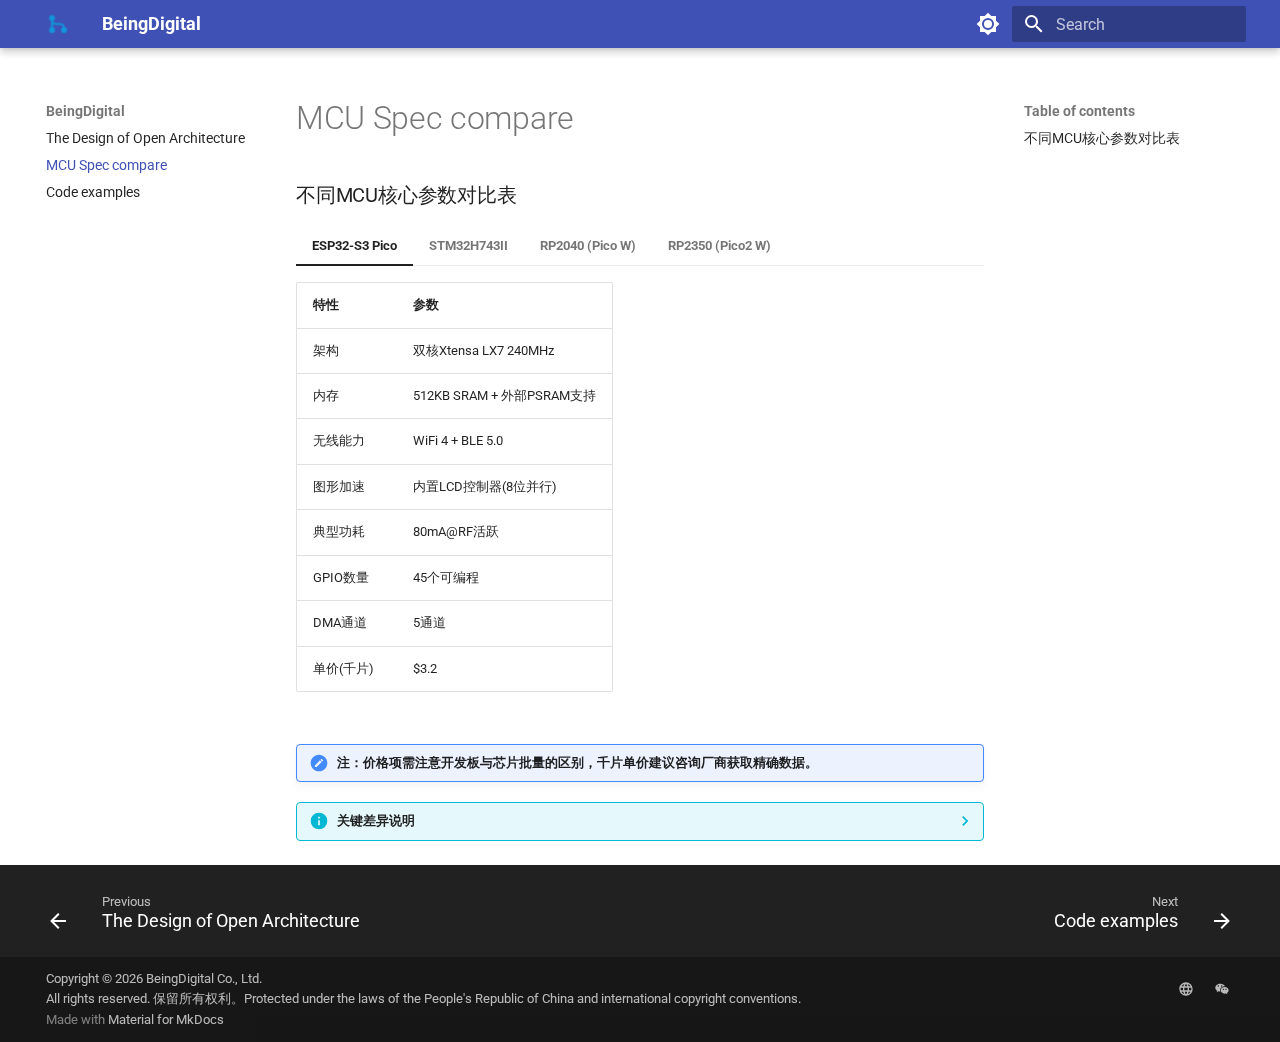
<file: MCU_Spec_compare/index.html>
<!doctype html>
<html lang="en" class="no-js">
  <head>
    
      <meta charset="utf-8">
      <meta name="viewport" content="width=device-width,initial-scale=1">
      
      
      
        <link rel="canonical" href="https://www.beingdigital.cn/wiki/MCU_Spec_compare/">
      
      
        <link rel="prev" href="..">
      
      
        <link rel="next" href="../code-examples/">
      
      
      <link rel="icon" href="../assets/favicon.ico">
      <meta name="generator" content="mkdocs-1.6.1, mkdocs-material-9.6.9">
    
    
      
        <title>MCU Spec compare - BeingDigital</title>
      
    
    
      <link rel="stylesheet" href="../assets/stylesheets/main.4af4bdda.min.css">
      
        
        <link rel="stylesheet" href="../assets/stylesheets/palette.06af60db.min.css">
      
      


    
    
      
    
    
      
        
        
        <link rel="preconnect" href="https://fonts.gstatic.com" crossorigin>
        <link rel="stylesheet" href="https://fonts.googleapis.com/css?family=Roboto:300,300i,400,400i,700,700i%7CRed+Hat+Mono:400,400i,700,700i&display=fallback">
        <style>:root{--md-text-font:"Roboto";--md-code-font:"Red Hat Mono"}</style>
      
    
    
    <script>__md_scope=new URL("..",location),__md_hash=e=>[...e].reduce(((e,_)=>(e<<5)-e+_.charCodeAt(0)),0),__md_get=(e,_=localStorage,t=__md_scope)=>JSON.parse(_.getItem(t.pathname+"."+e)),__md_set=(e,_,t=localStorage,a=__md_scope)=>{try{t.setItem(a.pathname+"."+e,JSON.stringify(_))}catch(e){}}</script>
    
      

    
    
    
  </head>
  
  
    
    
      
    
    
    
    
    <body dir="ltr" data-md-color-scheme="default" data-md-color-primary="indigo" data-md-color-accent="pink">
  
    
    <input class="md-toggle" data-md-toggle="drawer" type="checkbox" id="__drawer" autocomplete="off">
    <input class="md-toggle" data-md-toggle="search" type="checkbox" id="__search" autocomplete="off">
    <label class="md-overlay" for="__drawer"></label>
    <div data-md-component="skip">
      
        
        <a href="#mcu" class="md-skip">
          Skip to content
        </a>
      
    </div>
    <div data-md-component="announce">
      
    </div>
    
      <div data-md-color-scheme="default" data-md-component="outdated" hidden>
        
      </div>
    
    
      

  

<header class="md-header md-header--shadow" data-md-component="header">
  <nav class="md-header__inner md-grid" aria-label="Header">
    <a href=".." title="BeingDigital" class="md-header__button md-logo" aria-label="BeingDigital" data-md-component="logo">
      
  <img src="../assets/logo.png" alt="logo">

    </a>
    <label class="md-header__button md-icon" for="__drawer">
      
      <svg xmlns="http://www.w3.org/2000/svg" viewBox="0 0 24 24"><path d="M3 6h18v2H3zm0 5h18v2H3zm0 5h18v2H3z"/></svg>
    </label>
    <div class="md-header__title" data-md-component="header-title">
      <div class="md-header__ellipsis">
        <div class="md-header__topic">
          <span class="md-ellipsis">
            BeingDigital
          </span>
        </div>
        <div class="md-header__topic" data-md-component="header-topic">
          <span class="md-ellipsis">
            
              MCU Spec compare
            
          </span>
        </div>
      </div>
    </div>
    
      
        <form class="md-header__option" data-md-component="palette">
  
    
    
    
    <input class="md-option" data-md-color-media="" data-md-color-scheme="default" data-md-color-primary="indigo" data-md-color-accent="pink"  aria-label="切换到深色模式"  type="radio" name="__palette" id="__palette_0">
    
      <label class="md-header__button md-icon" title="切换到深色模式" for="__palette_1" hidden>
        <svg xmlns="http://www.w3.org/2000/svg" viewBox="0 0 24 24"><path d="M12 8a4 4 0 0 0-4 4 4 4 0 0 0 4 4 4 4 0 0 0 4-4 4 4 0 0 0-4-4m0 10a6 6 0 0 1-6-6 6 6 0 0 1 6-6 6 6 0 0 1 6 6 6 6 0 0 1-6 6m8-9.31V4h-4.69L12 .69 8.69 4H4v4.69L.69 12 4 15.31V20h4.69L12 23.31 15.31 20H20v-4.69L23.31 12z"/></svg>
      </label>
    
  
    
    
    
    <input class="md-option" data-md-color-media="" data-md-color-scheme="slate" data-md-color-primary="deep-orange" data-md-color-accent="indigo"  aria-label="切换到浅色模式"  type="radio" name="__palette" id="__palette_1">
    
      <label class="md-header__button md-icon" title="切换到浅色模式" for="__palette_0" hidden>
        <svg xmlns="http://www.w3.org/2000/svg" viewBox="0 0 24 24"><path d="M12 18c-.89 0-1.74-.2-2.5-.55C11.56 16.5 13 14.42 13 12s-1.44-4.5-3.5-5.45C10.26 6.2 11.11 6 12 6a6 6 0 0 1 6 6 6 6 0 0 1-6 6m8-9.31V4h-4.69L12 .69 8.69 4H4v4.69L.69 12 4 15.31V20h4.69L12 23.31 15.31 20H20v-4.69L23.31 12z"/></svg>
      </label>
    
  
</form>
      
    
    
      <script>var palette=__md_get("__palette");if(palette&&palette.color){if("(prefers-color-scheme)"===palette.color.media){var media=matchMedia("(prefers-color-scheme: light)"),input=document.querySelector(media.matches?"[data-md-color-media='(prefers-color-scheme: light)']":"[data-md-color-media='(prefers-color-scheme: dark)']");palette.color.media=input.getAttribute("data-md-color-media"),palette.color.scheme=input.getAttribute("data-md-color-scheme"),palette.color.primary=input.getAttribute("data-md-color-primary"),palette.color.accent=input.getAttribute("data-md-color-accent")}for(var[key,value]of Object.entries(palette.color))document.body.setAttribute("data-md-color-"+key,value)}</script>
    
    
    
      <label class="md-header__button md-icon" for="__search">
        
        <svg xmlns="http://www.w3.org/2000/svg" viewBox="0 0 24 24"><path d="M9.5 3A6.5 6.5 0 0 1 16 9.5c0 1.61-.59 3.09-1.56 4.23l.27.27h.79l5 5-1.5 1.5-5-5v-.79l-.27-.27A6.52 6.52 0 0 1 9.5 16 6.5 6.5 0 0 1 3 9.5 6.5 6.5 0 0 1 9.5 3m0 2C7 5 5 7 5 9.5S7 14 9.5 14 14 12 14 9.5 12 5 9.5 5"/></svg>
      </label>
      <div class="md-search" data-md-component="search" role="dialog">
  <label class="md-search__overlay" for="__search"></label>
  <div class="md-search__inner" role="search">
    <form class="md-search__form" name="search">
      <input type="text" class="md-search__input" name="query" aria-label="Search" placeholder="Search" autocapitalize="off" autocorrect="off" autocomplete="off" spellcheck="false" data-md-component="search-query" required>
      <label class="md-search__icon md-icon" for="__search">
        
        <svg xmlns="http://www.w3.org/2000/svg" viewBox="0 0 24 24"><path d="M9.5 3A6.5 6.5 0 0 1 16 9.5c0 1.61-.59 3.09-1.56 4.23l.27.27h.79l5 5-1.5 1.5-5-5v-.79l-.27-.27A6.52 6.52 0 0 1 9.5 16 6.5 6.5 0 0 1 3 9.5 6.5 6.5 0 0 1 9.5 3m0 2C7 5 5 7 5 9.5S7 14 9.5 14 14 12 14 9.5 12 5 9.5 5"/></svg>
        
        <svg xmlns="http://www.w3.org/2000/svg" viewBox="0 0 24 24"><path d="M20 11v2H8l5.5 5.5-1.42 1.42L4.16 12l7.92-7.92L13.5 5.5 8 11z"/></svg>
      </label>
      <nav class="md-search__options" aria-label="Search">
        
        <button type="reset" class="md-search__icon md-icon" title="Clear" aria-label="Clear" tabindex="-1">
          
          <svg xmlns="http://www.w3.org/2000/svg" viewBox="0 0 24 24"><path d="M19 6.41 17.59 5 12 10.59 6.41 5 5 6.41 10.59 12 5 17.59 6.41 19 12 13.41 17.59 19 19 17.59 13.41 12z"/></svg>
        </button>
      </nav>
      
    </form>
    <div class="md-search__output">
      <div class="md-search__scrollwrap" tabindex="0" data-md-scrollfix>
        <div class="md-search-result" data-md-component="search-result">
          <div class="md-search-result__meta">
            Initializing search
          </div>
          <ol class="md-search-result__list" role="presentation"></ol>
        </div>
      </div>
    </div>
  </div>
</div>
    
    
  </nav>
  
</header>
    
    <div class="md-container" data-md-component="container">
      
      
        
          
        
      
      <main class="md-main" data-md-component="main">
        <div class="md-main__inner md-grid">
          
            
              
              <div class="md-sidebar md-sidebar--primary" data-md-component="sidebar" data-md-type="navigation" >
                <div class="md-sidebar__scrollwrap">
                  <div class="md-sidebar__inner">
                    



<nav class="md-nav md-nav--primary" aria-label="Navigation" data-md-level="0">
  <label class="md-nav__title" for="__drawer">
    <a href=".." title="BeingDigital" class="md-nav__button md-logo" aria-label="BeingDigital" data-md-component="logo">
      
  <img src="../assets/logo.png" alt="logo">

    </a>
    BeingDigital
  </label>
  
  <ul class="md-nav__list" data-md-scrollfix>
    
      
      
  
  
  
  
    <li class="md-nav__item">
      <a href=".." class="md-nav__link">
        
  
  <span class="md-ellipsis">
    The Design of Open Architecture
    
  </span>
  

      </a>
    </li>
  

    
      
      
  
  
    
  
  
  
    <li class="md-nav__item md-nav__item--active">
      
      <input class="md-nav__toggle md-toggle" type="checkbox" id="__toc">
      
      
      
        <label class="md-nav__link md-nav__link--active" for="__toc">
          
  
  <span class="md-ellipsis">
    MCU Spec compare
    
  </span>
  

          <span class="md-nav__icon md-icon"></span>
        </label>
      
      <a href="./" class="md-nav__link md-nav__link--active">
        
  
  <span class="md-ellipsis">
    MCU Spec compare
    
  </span>
  

      </a>
      
        

<nav class="md-nav md-nav--secondary" aria-label="Table of contents">
  
  
  
  
    <label class="md-nav__title" for="__toc">
      <span class="md-nav__icon md-icon"></span>
      Table of contents
    </label>
    <ul class="md-nav__list" data-md-component="toc" data-md-scrollfix>
      
        <li class="md-nav__item">
  <a href="#mcu" class="md-nav__link">
    <span class="md-ellipsis">
      不同MCU核心参数对比表
    </span>
  </a>
  
</li>
      
    </ul>
  
</nav>
      
    </li>
  

    
      
      
  
  
  
  
    <li class="md-nav__item">
      <a href="../code-examples/" class="md-nav__link">
        
  
  <span class="md-ellipsis">
    Code examples
    
  </span>
  

      </a>
    </li>
  

    
  </ul>
</nav>
                  </div>
                </div>
              </div>
            
            
              
              <div class="md-sidebar md-sidebar--secondary" data-md-component="sidebar" data-md-type="toc" >
                <div class="md-sidebar__scrollwrap">
                  <div class="md-sidebar__inner">
                    

<nav class="md-nav md-nav--secondary" aria-label="Table of contents">
  
  
  
  
    <label class="md-nav__title" for="__toc">
      <span class="md-nav__icon md-icon"></span>
      Table of contents
    </label>
    <ul class="md-nav__list" data-md-component="toc" data-md-scrollfix>
      
        <li class="md-nav__item">
  <a href="#mcu" class="md-nav__link">
    <span class="md-ellipsis">
      不同MCU核心参数对比表
    </span>
  </a>
  
</li>
      
    </ul>
  
</nav>
                  </div>
                </div>
              </div>
            
          
          
            <div class="md-content" data-md-component="content">
              <article class="md-content__inner md-typeset">
                
                  



  <h1>MCU Spec compare</h1>

<h3 id="mcu">不同MCU核心参数对比表</h3>
<div class="tabbed-set tabbed-alternate" data-tabs="1:4"><input checked="checked" id="__tabbed_1_1" name="__tabbed_1" type="radio" /><input id="__tabbed_1_2" name="__tabbed_1" type="radio" /><input id="__tabbed_1_3" name="__tabbed_1" type="radio" /><input id="__tabbed_1_4" name="__tabbed_1" type="radio" /><div class="tabbed-labels"><label for="__tabbed_1_1">ESP32-S3 Pico</label><label for="__tabbed_1_2">STM32H743II</label><label for="__tabbed_1_3">RP2040 (Pico W)</label><label for="__tabbed_1_4">RP2350 (Pico2 W)</label></div>
<div class="tabbed-content">
<div class="tabbed-block">
<table>
<thead>
<tr>
<th>特性</th>
<th>参数</th>
</tr>
</thead>
<tbody>
<tr>
<td>架构</td>
<td>双核Xtensa LX7 240MHz</td>
</tr>
<tr>
<td>内存</td>
<td>512KB SRAM + 外部PSRAM支持</td>
</tr>
<tr>
<td>无线能力</td>
<td>WiFi 4 + BLE 5.0</td>
</tr>
<tr>
<td>图形加速</td>
<td>内置LCD控制器(8位并行)</td>
</tr>
<tr>
<td>典型功耗</td>
<td>80mA@RF活跃</td>
</tr>
<tr>
<td>GPIO数量</td>
<td>45个可编程</td>
</tr>
<tr>
<td>DMA通道</td>
<td>5通道</td>
</tr>
<tr>
<td>单价(千片)</td>
<td>$3.2</td>
</tr>
</tbody>
</table>
</div>
<div class="tabbed-block">
<table>
<thead>
<tr>
<th>特性</th>
<th>参数</th>
</tr>
</thead>
<tbody>
<tr>
<td>架构</td>
<td>单核Cortex-M7 480MHz</td>
</tr>
<tr>
<td>内存</td>
<td>1MB SRAM + 2MB Flash</td>
</tr>
<tr>
<td>无线能力</td>
<td>需外接模块</td>
</tr>
<tr>
<td>图形加速</td>
<td>无，依赖软件渲染</td>
</tr>
<tr>
<td>典型功耗</td>
<td>300mA@高性能模式</td>
</tr>
<tr>
<td>GPIO数量</td>
<td>168个</td>
</tr>
<tr>
<td>DMA通道</td>
<td>32通道</td>
</tr>
<tr>
<td>单价(千片)</td>
<td>$12.5</td>
</tr>
</tbody>
</table>
</div>
<div class="tabbed-block">
<table>
<thead>
<tr>
<th>特性</th>
<th>参数</th>
</tr>
</thead>
<tbody>
<tr>
<td>架构</td>
<td>双核Cortex-M0+ 133MHz</td>
</tr>
<tr>
<td>内存</td>
<td>264KB SRAM + 16MB Flash</td>
</tr>
<tr>
<td>无线能力</td>
<td>WiFi 4 (CYW43439)</td>
</tr>
<tr>
<td>图形加速</td>
<td>无</td>
</tr>
<tr>
<td>典型功耗</td>
<td>70mA@全速运行</td>
</tr>
<tr>
<td>GPIO数量</td>
<td>30个</td>
</tr>
<tr>
<td>DMA通道</td>
<td>12通道</td>
</tr>
<tr>
<td>单价(千片)</td>
<td>$4</td>
</tr>
</tbody>
</table>
</div>
<div class="tabbed-block">
<table>
<thead>
<tr>
<th>特性</th>
<th>参数</th>
</tr>
</thead>
<tbody>
<tr>
<td>架构</td>
<td>双核Cortex-M33 150MHz 或双RISC-V Hazard3</td>
</tr>
<tr>
<td>内存</td>
<td>520KB SRAM + 4MB板载QSPI闪存（可扩展至16MB）</td>
</tr>
<tr>
<td>无线能力</td>
<td>Pico2 W版本集成WiFi</td>
</tr>
<tr>
<td>图形加速</td>
<td>无</td>
</tr>
<tr>
<td>典型功耗</td>
<td>70mA@全速运行（与前代相近）</td>
</tr>
<tr>
<td>GPIO数量</td>
<td>30个（RP2350A）/48个（RP2350B）</td>
</tr>
<tr>
<td>DMA通道</td>
<td>12通道（与RP2040相同）</td>
</tr>
<tr>
<td>安全功能*</td>
<td>TrustZone/SHA-256加速/TRNG</td>
</tr>
<tr>
<td>单价(千片)</td>
<td>$5</td>
</tr>
</tbody>
</table>
</div>
</div>
</div>
<div class="admonition note">
<p class="admonition-title"> 注：价格项需注意开发板与芯片批量的区别，千片单价建议咨询厂商获取精确数据。</p>
</div>
<details class="info annotate">
<summary>关键差异说明</summary>
<p>1.<span class="key-diff"><strong>架构灵活性</strong>: RP2350支持双核Cortex-M33与RISC-V架构动态切换，而ESP32-S3为固定Xtensa架构</span><br>
2.<span class="key-diff"><strong>​安全特性​:</strong> RP2350新增TrustZone安全隔离和硬件加密加速，ESP32-S3依赖软件实现 </span><br>
3.<span class="key-diff"><strong>​扩展潜力:</strong> RP2350B封装提供48个GPIO（比ESP32-S3多3个），但需更大封装尺寸 </span><br>
4.<span class="key-diff"><strong>​无线方案:</strong> ESP32-S3内置无线模块，RP2350需通过Pico2 W开发板外接CYW43439 </span><br>
5.<span class="key-diff"><strong>图形加速:</strong> ESP32-S3内置LCD控制器(8位并行)</p>
</details>












                
              </article>
            </div>
          
          
<script>var target=document.getElementById(location.hash.slice(1));target&&target.name&&(target.checked=target.name.startsWith("__tabbed_"))</script>
        </div>
        
      </main>
      
        <footer class="md-footer">
  
    
      
      <nav class="md-footer__inner md-grid" aria-label="Footer" >
        
          
          <a href=".." class="md-footer__link md-footer__link--prev" aria-label="Previous: The Design of Open Architecture">
            <div class="md-footer__button md-icon">
              
              <svg xmlns="http://www.w3.org/2000/svg" viewBox="0 0 24 24"><path d="M20 11v2H8l5.5 5.5-1.42 1.42L4.16 12l7.92-7.92L13.5 5.5 8 11z"/></svg>
            </div>
            <div class="md-footer__title">
              <span class="md-footer__direction">
                Previous
              </span>
              <div class="md-ellipsis">
                The Design of Open Architecture
              </div>
            </div>
          </a>
        
        
          
          <a href="../code-examples/" class="md-footer__link md-footer__link--next" aria-label="Next: Code examples">
            <div class="md-footer__title">
              <span class="md-footer__direction">
                Next
              </span>
              <div class="md-ellipsis">
                Code examples
              </div>
            </div>
            <div class="md-footer__button md-icon">
              
              <svg xmlns="http://www.w3.org/2000/svg" viewBox="0 0 24 24"><path d="M4 11v2h12l-5.5 5.5 1.42 1.42L19.84 12l-7.92-7.92L10.5 5.5 16 11z"/></svg>
            </div>
          </a>
        
      </nav>
    
  
  <div class="md-footer-meta md-typeset">
    <div class="md-footer-meta__inner md-grid">
      <div class="md-copyright">
  
    <div class="md-copyright__highlight">
      Copyright © <script>document.write(new Date().getFullYear())</script> BeingDigital Co., Ltd.<br>
All rights reserved. 保留所有权利。Protected under the laws of the People's Republic of China and international copyright conventions.
    </div>
  
  
    Made with
    <a href="https://squidfunk.github.io/mkdocs-material/" target="_blank" rel="noopener">
      Material for MkDocs
    </a>
  
</div>
      
        <div class="md-social">
  
    
    
    
    
      
      
    
    <a href="https://www.beingdigital.cn" target="_blank" rel="noopener" title="www.beingdigital.cn" class="md-social__link">
      <svg xmlns="http://www.w3.org/2000/svg" viewBox="0 0 24 24"><path d="M16.36 14c.08-.66.14-1.32.14-2s-.06-1.34-.14-2h3.38c.16.64.26 1.31.26 2s-.1 1.36-.26 2m-5.15 5.56c.6-1.11 1.06-2.31 1.38-3.56h2.95a8.03 8.03 0 0 1-4.33 3.56M14.34 14H9.66c-.1-.66-.16-1.32-.16-2s.06-1.35.16-2h4.68c.09.65.16 1.32.16 2s-.07 1.34-.16 2M12 19.96c-.83-1.2-1.5-2.53-1.91-3.96h3.82c-.41 1.43-1.08 2.76-1.91 3.96M8 8H5.08A7.92 7.92 0 0 1 9.4 4.44C8.8 5.55 8.35 6.75 8 8m-2.92 8H8c.35 1.25.8 2.45 1.4 3.56A8 8 0 0 1 5.08 16m-.82-2C4.1 13.36 4 12.69 4 12s.1-1.36.26-2h3.38c-.08.66-.14 1.32-.14 2s.06 1.34.14 2M12 4.03c.83 1.2 1.5 2.54 1.91 3.97h-3.82c.41-1.43 1.08-2.77 1.91-3.97M18.92 8h-2.95a15.7 15.7 0 0 0-1.38-3.56c1.84.63 3.37 1.9 4.33 3.56M12 2C6.47 2 2 6.5 2 12a10 10 0 0 0 10 10 10 10 0 0 0 10-10A10 10 0 0 0 12 2"/></svg>
    </a>
  
    
    
    
    
      
      
    
    <a href="https://work.weixin.qq.com/ca/cawcde02144bef3ae1" target="_blank" rel="noopener" title="work.weixin.qq.com" class="md-social__link">
      <svg xmlns="http://www.w3.org/2000/svg" viewBox="0 0 24 24"><path d="M9.5 4C5.36 4 2 6.69 2 10c0 1.89 1.08 3.56 2.78 4.66L4 17l2.5-1.5c.89.31 1.87.5 2.91.5A5.2 5.2 0 0 1 9 14c0-3.31 3.13-6 7-6 .19 0 .38 0 .56.03C15.54 5.69 12.78 4 9.5 4m-3 2.5a1 1 0 0 1 1 1 1 1 0 0 1-1 1 1 1 0 0 1-1-1 1 1 0 0 1 1-1m5 0a1 1 0 0 1 1 1 1 1 0 0 1-1 1 1 1 0 0 1-1-1 1 1 0 0 1 1-1M16 9c-3.31 0-6 2.24-6 5s2.69 5 6 5c.67 0 1.31-.08 1.91-.25L20 20l-.62-1.87C20.95 17.22 22 15.71 22 14c0-2.76-2.69-5-6-5m-2 2.5a1 1 0 0 1 1 1 1 1 0 0 1-1 1 1 1 0 0 1-1-1 1 1 0 0 1 1-1m4 0a1 1 0 0 1 1 1 1 1 0 0 1-1 1 1 1 0 0 1-1-1 1 1 0 0 1 1-1"/></svg>
    </a>
  
</div>
      
    </div>
  </div>
</footer>
      
    </div>
    <div class="md-dialog" data-md-component="dialog">
      <div class="md-dialog__inner md-typeset"></div>
    </div>
    
    
    <script id="__config" type="application/json">{"base": "..", "features": ["navigation.footer"], "search": "../assets/javascripts/workers/search.f8cc74c7.min.js", "translations": {"clipboard.copied": "Copied to clipboard", "clipboard.copy": "Copy to clipboard", "search.result.more.one": "1 more on this page", "search.result.more.other": "# more on this page", "search.result.none": "No matching documents", "search.result.one": "1 matching document", "search.result.other": "# matching documents", "search.result.placeholder": "Type to start searching", "search.result.term.missing": "Missing", "select.version": "Select version"}, "version": {"provider": "mike"}}</script>
    
    
      <script src="../assets/javascripts/bundle.c8b220af.min.js"></script>
      
    
  </body>
</html>
</file>
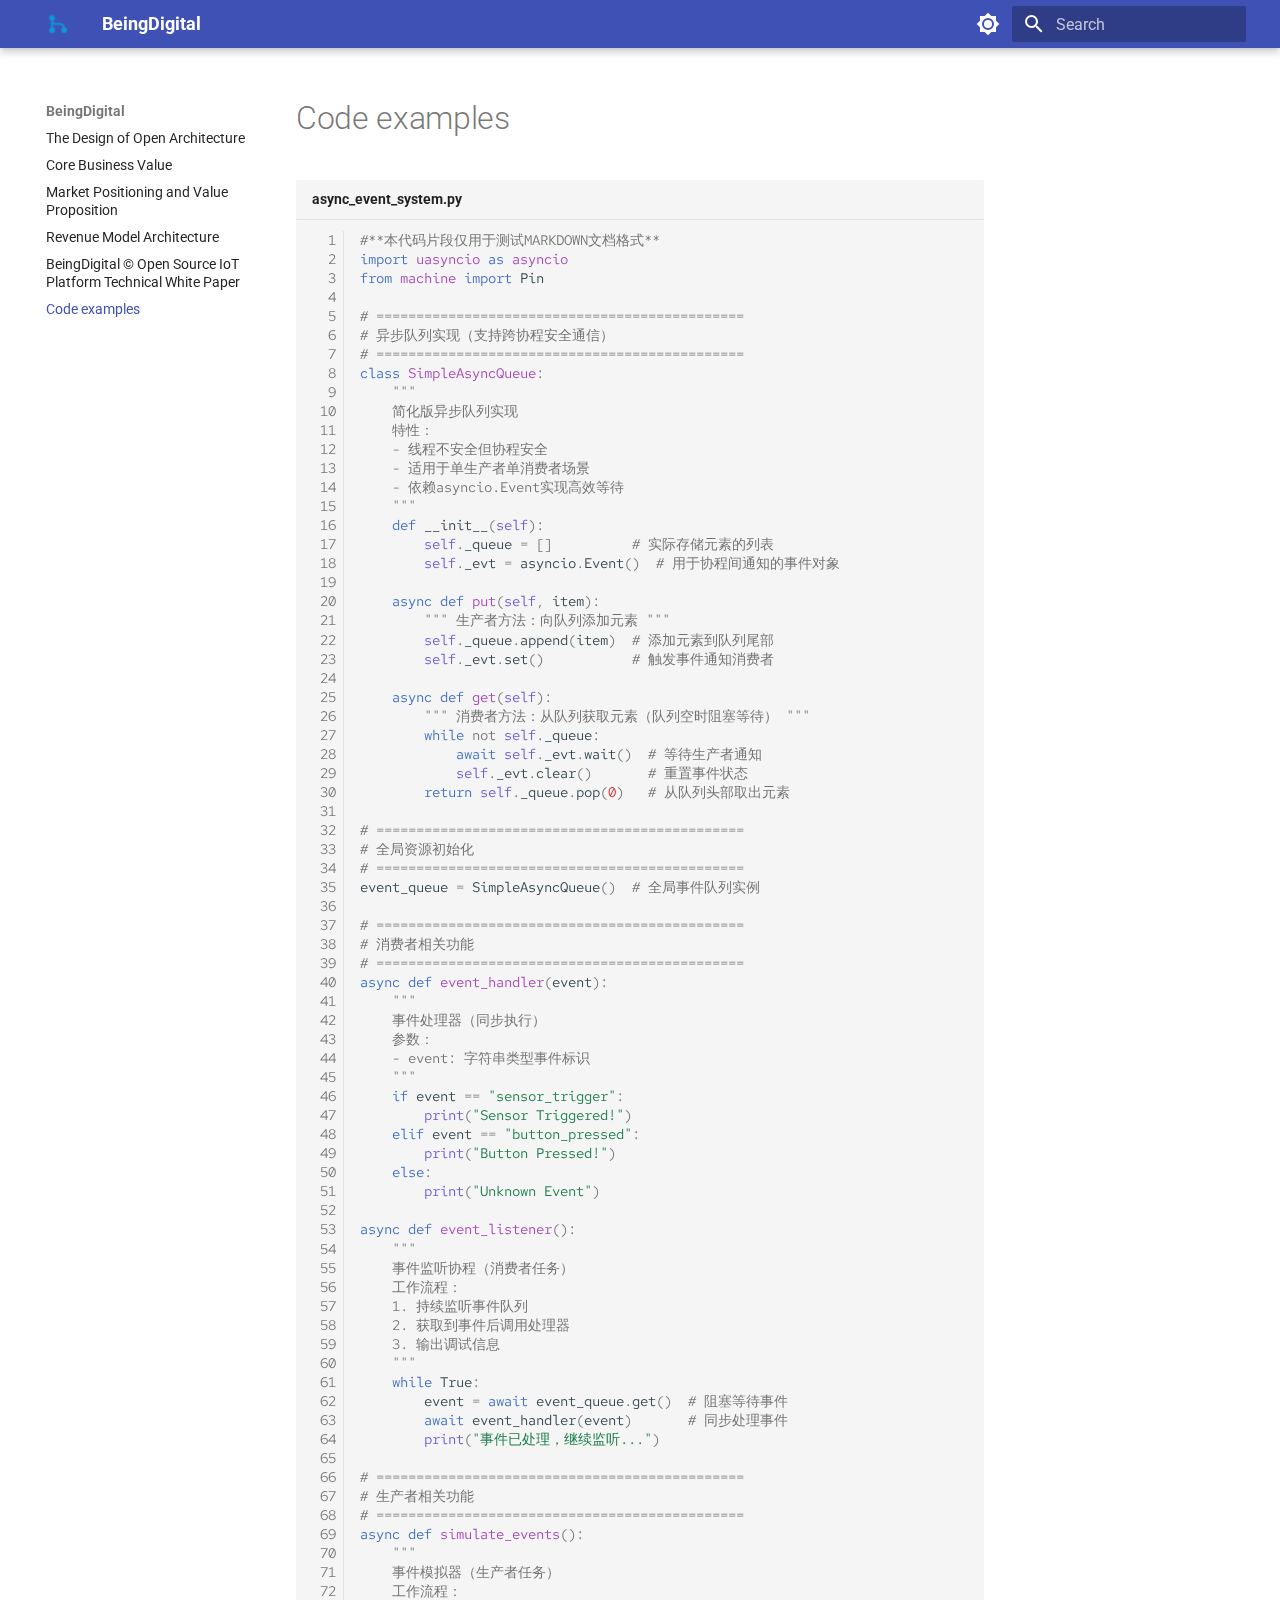
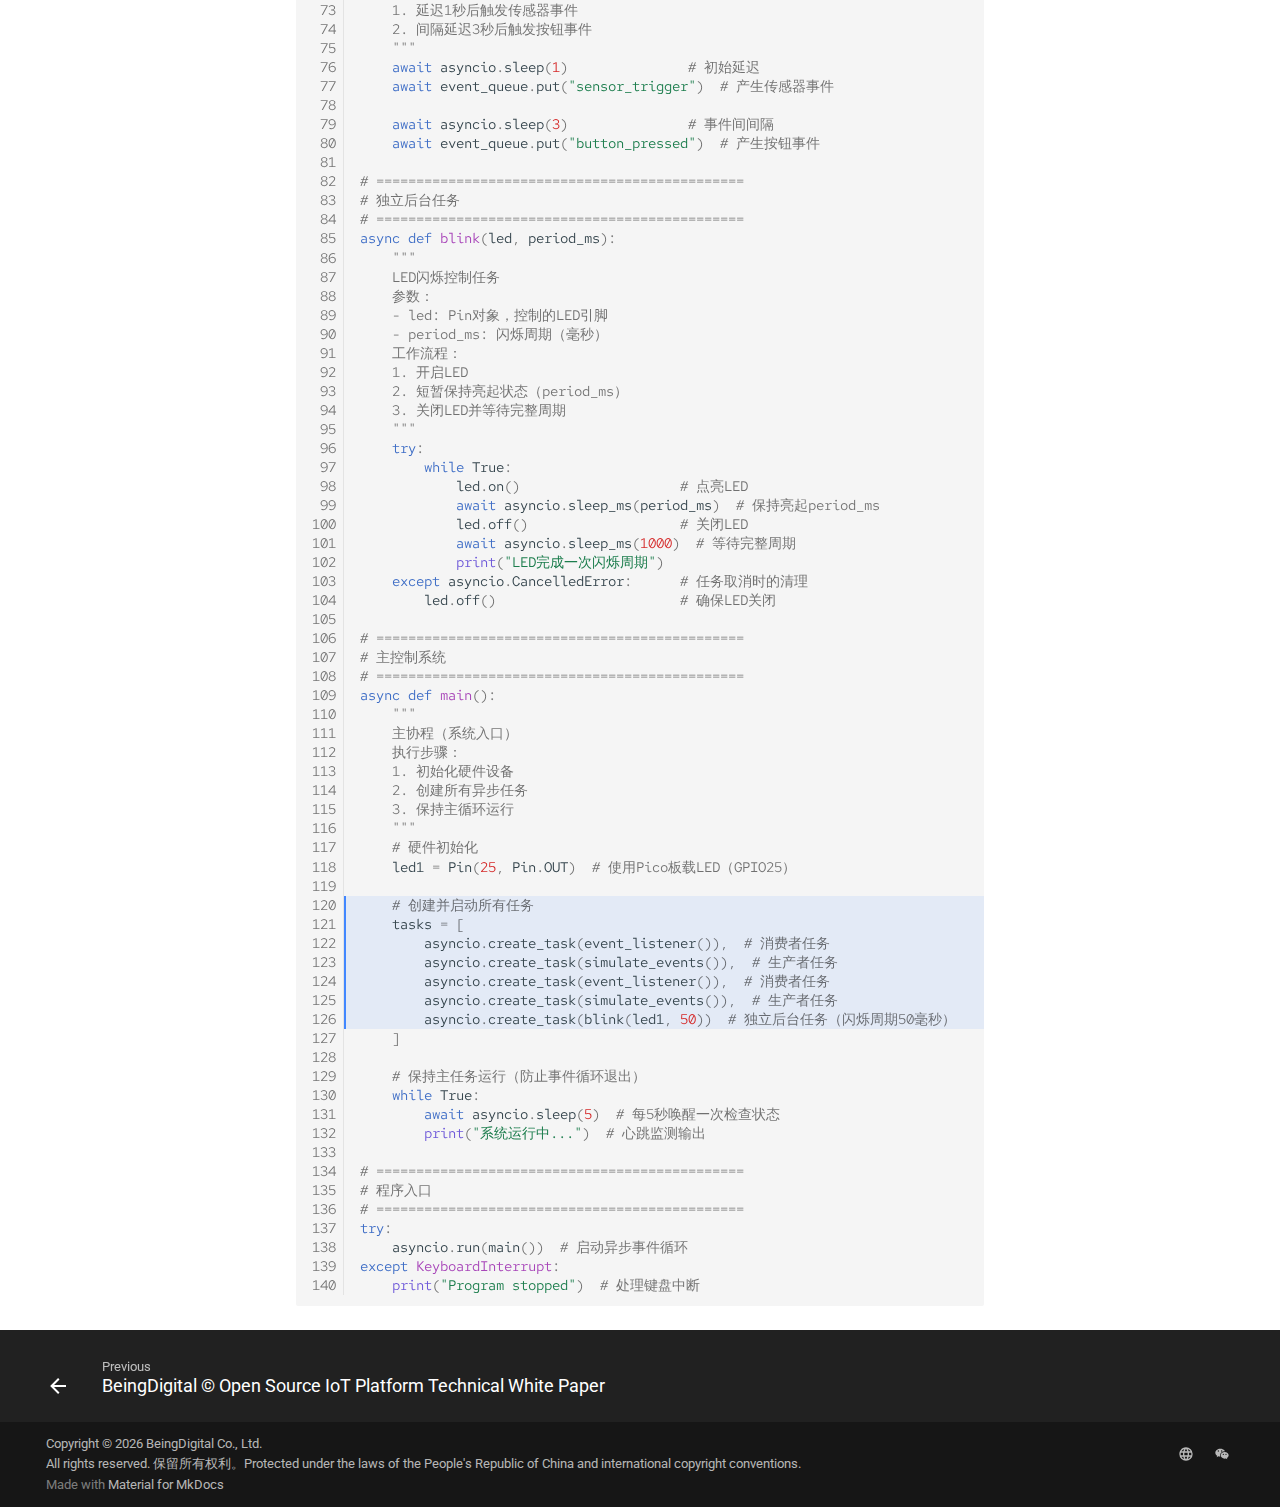
<file: site/code-examples/index.html>
<!doctype html>
<html lang="en" class="no-js">
  <head>
    
      <meta charset="utf-8">
      <meta name="viewport" content="width=device-width,initial-scale=1">
      
      
      
        <link rel="canonical" href="https://www.beingdigital.cn/wiki/code-examples/">
      
      
        <link rel="prev" href="../WhitePaper/">
      
      
      
      <link rel="icon" href="../assets/favicon.ico">
      <meta name="generator" content="mkdocs-1.6.1, mkdocs-material-9.6.9">
    
    
      
        <title>Code examples - BeingDigital</title>
      
    
    
      <link rel="stylesheet" href="../assets/stylesheets/main.4af4bdda.min.css">
      
        
        <link rel="stylesheet" href="../assets/stylesheets/palette.06af60db.min.css">
      
      


    
    
      
    
    
      
        
        
        <link rel="preconnect" href="https://fonts.gstatic.com" crossorigin>
        <link rel="stylesheet" href="https://fonts.googleapis.com/css?family=Roboto:300,300i,400,400i,700,700i%7CRed+Hat+Mono:400,400i,700,700i&display=fallback">
        <style>:root{--md-text-font:"Roboto";--md-code-font:"Red Hat Mono"}</style>
      
    
    
    <script>__md_scope=new URL("..",location),__md_hash=e=>[...e].reduce(((e,_)=>(e<<5)-e+_.charCodeAt(0)),0),__md_get=(e,_=localStorage,t=__md_scope)=>JSON.parse(_.getItem(t.pathname+"."+e)),__md_set=(e,_,t=localStorage,a=__md_scope)=>{try{t.setItem(a.pathname+"."+e,JSON.stringify(_))}catch(e){}}</script>
    
      

    
    
    
  </head>
  
  
    
    
      
    
    
    
    
    <body dir="ltr" data-md-color-scheme="default" data-md-color-primary="indigo" data-md-color-accent="pink">
  
    
    <input class="md-toggle" data-md-toggle="drawer" type="checkbox" id="__drawer" autocomplete="off">
    <input class="md-toggle" data-md-toggle="search" type="checkbox" id="__search" autocomplete="off">
    <label class="md-overlay" for="__drawer"></label>
    <div data-md-component="skip">
      
    </div>
    <div data-md-component="announce">
      
    </div>
    
      <div data-md-color-scheme="default" data-md-component="outdated" hidden>
        
      </div>
    
    
      

  

<header class="md-header md-header--shadow" data-md-component="header">
  <nav class="md-header__inner md-grid" aria-label="Header">
    <a href=".." title="BeingDigital" class="md-header__button md-logo" aria-label="BeingDigital" data-md-component="logo">
      
  <img src="../assets/logo.png" alt="logo">

    </a>
    <label class="md-header__button md-icon" for="__drawer">
      
      <svg xmlns="http://www.w3.org/2000/svg" viewBox="0 0 24 24"><path d="M3 6h18v2H3zm0 5h18v2H3zm0 5h18v2H3z"/></svg>
    </label>
    <div class="md-header__title" data-md-component="header-title">
      <div class="md-header__ellipsis">
        <div class="md-header__topic">
          <span class="md-ellipsis">
            BeingDigital
          </span>
        </div>
        <div class="md-header__topic" data-md-component="header-topic">
          <span class="md-ellipsis">
            
              Code examples
            
          </span>
        </div>
      </div>
    </div>
    
      
        <form class="md-header__option" data-md-component="palette">
  
    
    
    
    <input class="md-option" data-md-color-media="" data-md-color-scheme="default" data-md-color-primary="indigo" data-md-color-accent="pink"  aria-label="切换到深色模式"  type="radio" name="__palette" id="__palette_0">
    
      <label class="md-header__button md-icon" title="切换到深色模式" for="__palette_1" hidden>
        <svg xmlns="http://www.w3.org/2000/svg" viewBox="0 0 24 24"><path d="M12 8a4 4 0 0 0-4 4 4 4 0 0 0 4 4 4 4 0 0 0 4-4 4 4 0 0 0-4-4m0 10a6 6 0 0 1-6-6 6 6 0 0 1 6-6 6 6 0 0 1 6 6 6 6 0 0 1-6 6m8-9.31V4h-4.69L12 .69 8.69 4H4v4.69L.69 12 4 15.31V20h4.69L12 23.31 15.31 20H20v-4.69L23.31 12z"/></svg>
      </label>
    
  
    
    
    
    <input class="md-option" data-md-color-media="" data-md-color-scheme="slate" data-md-color-primary="deep-orange" data-md-color-accent="indigo"  aria-label="切换到浅色模式"  type="radio" name="__palette" id="__palette_1">
    
      <label class="md-header__button md-icon" title="切换到浅色模式" for="__palette_0" hidden>
        <svg xmlns="http://www.w3.org/2000/svg" viewBox="0 0 24 24"><path d="M12 18c-.89 0-1.74-.2-2.5-.55C11.56 16.5 13 14.42 13 12s-1.44-4.5-3.5-5.45C10.26 6.2 11.11 6 12 6a6 6 0 0 1 6 6 6 6 0 0 1-6 6m8-9.31V4h-4.69L12 .69 8.69 4H4v4.69L.69 12 4 15.31V20h4.69L12 23.31 15.31 20H20v-4.69L23.31 12z"/></svg>
      </label>
    
  
</form>
      
    
    
      <script>var palette=__md_get("__palette");if(palette&&palette.color){if("(prefers-color-scheme)"===palette.color.media){var media=matchMedia("(prefers-color-scheme: light)"),input=document.querySelector(media.matches?"[data-md-color-media='(prefers-color-scheme: light)']":"[data-md-color-media='(prefers-color-scheme: dark)']");palette.color.media=input.getAttribute("data-md-color-media"),palette.color.scheme=input.getAttribute("data-md-color-scheme"),palette.color.primary=input.getAttribute("data-md-color-primary"),palette.color.accent=input.getAttribute("data-md-color-accent")}for(var[key,value]of Object.entries(palette.color))document.body.setAttribute("data-md-color-"+key,value)}</script>
    
    
    
      <label class="md-header__button md-icon" for="__search">
        
        <svg xmlns="http://www.w3.org/2000/svg" viewBox="0 0 24 24"><path d="M9.5 3A6.5 6.5 0 0 1 16 9.5c0 1.61-.59 3.09-1.56 4.23l.27.27h.79l5 5-1.5 1.5-5-5v-.79l-.27-.27A6.52 6.52 0 0 1 9.5 16 6.5 6.5 0 0 1 3 9.5 6.5 6.5 0 0 1 9.5 3m0 2C7 5 5 7 5 9.5S7 14 9.5 14 14 12 14 9.5 12 5 9.5 5"/></svg>
      </label>
      <div class="md-search" data-md-component="search" role="dialog">
  <label class="md-search__overlay" for="__search"></label>
  <div class="md-search__inner" role="search">
    <form class="md-search__form" name="search">
      <input type="text" class="md-search__input" name="query" aria-label="Search" placeholder="Search" autocapitalize="off" autocorrect="off" autocomplete="off" spellcheck="false" data-md-component="search-query" required>
      <label class="md-search__icon md-icon" for="__search">
        
        <svg xmlns="http://www.w3.org/2000/svg" viewBox="0 0 24 24"><path d="M9.5 3A6.5 6.5 0 0 1 16 9.5c0 1.61-.59 3.09-1.56 4.23l.27.27h.79l5 5-1.5 1.5-5-5v-.79l-.27-.27A6.52 6.52 0 0 1 9.5 16 6.5 6.5 0 0 1 3 9.5 6.5 6.5 0 0 1 9.5 3m0 2C7 5 5 7 5 9.5S7 14 9.5 14 14 12 14 9.5 12 5 9.5 5"/></svg>
        
        <svg xmlns="http://www.w3.org/2000/svg" viewBox="0 0 24 24"><path d="M20 11v2H8l5.5 5.5-1.42 1.42L4.16 12l7.92-7.92L13.5 5.5 8 11z"/></svg>
      </label>
      <nav class="md-search__options" aria-label="Search">
        
        <button type="reset" class="md-search__icon md-icon" title="Clear" aria-label="Clear" tabindex="-1">
          
          <svg xmlns="http://www.w3.org/2000/svg" viewBox="0 0 24 24"><path d="M19 6.41 17.59 5 12 10.59 6.41 5 5 6.41 10.59 12 5 17.59 6.41 19 12 13.41 17.59 19 19 17.59 13.41 12z"/></svg>
        </button>
      </nav>
      
    </form>
    <div class="md-search__output">
      <div class="md-search__scrollwrap" tabindex="0" data-md-scrollfix>
        <div class="md-search-result" data-md-component="search-result">
          <div class="md-search-result__meta">
            Initializing search
          </div>
          <ol class="md-search-result__list" role="presentation"></ol>
        </div>
      </div>
    </div>
  </div>
</div>
    
    
  </nav>
  
</header>
    
    <div class="md-container" data-md-component="container">
      
      
        
          
        
      
      <main class="md-main" data-md-component="main">
        <div class="md-main__inner md-grid">
          
            
              
              <div class="md-sidebar md-sidebar--primary" data-md-component="sidebar" data-md-type="navigation" >
                <div class="md-sidebar__scrollwrap">
                  <div class="md-sidebar__inner">
                    



<nav class="md-nav md-nav--primary" aria-label="Navigation" data-md-level="0">
  <label class="md-nav__title" for="__drawer">
    <a href=".." title="BeingDigital" class="md-nav__button md-logo" aria-label="BeingDigital" data-md-component="logo">
      
  <img src="../assets/logo.png" alt="logo">

    </a>
    BeingDigital
  </label>
  
  <ul class="md-nav__list" data-md-scrollfix>
    
      
      
  
  
  
  
    <li class="md-nav__item">
      <a href=".." class="md-nav__link">
        
  
  <span class="md-ellipsis">
    The Design of Open Architecture
    
  </span>
  

      </a>
    </li>
  

    
      
      
  
  
  
  
    <li class="md-nav__item">
      <a href="../Core-Business-Value/" class="md-nav__link">
        
  
  <span class="md-ellipsis">
    Core Business Value
    
  </span>
  

      </a>
    </li>
  

    
      
      
  
  
  
  
    <li class="md-nav__item">
      <a href="../Market%20Positioning%20and%20Value%20Proposition/" class="md-nav__link">
        
  
  <span class="md-ellipsis">
    Market Positioning and Value Proposition
    
  </span>
  

      </a>
    </li>
  

    
      
      
  
  
  
  
    <li class="md-nav__item">
      <a href="../Revenue%20Model%20Architecture/" class="md-nav__link">
        
  
  <span class="md-ellipsis">
    Revenue Model Architecture
    
  </span>
  

      </a>
    </li>
  

    
      
      
  
  
  
  
    <li class="md-nav__item">
      <a href="../WhitePaper/" class="md-nav__link">
        
  
  <span class="md-ellipsis">
    BeingDigital © Open Source IoT Platform Technical White Paper
    
  </span>
  

      </a>
    </li>
  

    
      
      
  
  
    
  
  
  
    <li class="md-nav__item md-nav__item--active">
      
      <input class="md-nav__toggle md-toggle" type="checkbox" id="__toc">
      
      
      
      <a href="./" class="md-nav__link md-nav__link--active">
        
  
  <span class="md-ellipsis">
    Code examples
    
  </span>
  

      </a>
      
    </li>
  

    
  </ul>
</nav>
                  </div>
                </div>
              </div>
            
            
              
              <div class="md-sidebar md-sidebar--secondary" data-md-component="sidebar" data-md-type="toc" >
                <div class="md-sidebar__scrollwrap">
                  <div class="md-sidebar__inner">
                    

<nav class="md-nav md-nav--secondary" aria-label="Table of contents">
  
  
  
  
</nav>
                  </div>
                </div>
              </div>
            
          
          
            <div class="md-content" data-md-component="content">
              <article class="md-content__inner md-typeset">
                
                  



  <h1>Code examples</h1>

<div class="language-py highlight"><table class="highlighttable"><tr><th colspan="2" class="filename"><span class="filename">async_event_system.py</span></th></tr><tr><td class="linenos"><div class="linenodiv"><pre><span></span><span class="normal"><a href="#__codelineno-0-1">  1</a></span>
<span class="normal"><a href="#__codelineno-0-2">  2</a></span>
<span class="normal"><a href="#__codelineno-0-3">  3</a></span>
<span class="normal"><a href="#__codelineno-0-4">  4</a></span>
<span class="normal"><a href="#__codelineno-0-5">  5</a></span>
<span class="normal"><a href="#__codelineno-0-6">  6</a></span>
<span class="normal"><a href="#__codelineno-0-7">  7</a></span>
<span class="normal"><a href="#__codelineno-0-8">  8</a></span>
<span class="normal"><a href="#__codelineno-0-9">  9</a></span>
<span class="normal"><a href="#__codelineno-0-10"> 10</a></span>
<span class="normal"><a href="#__codelineno-0-11"> 11</a></span>
<span class="normal"><a href="#__codelineno-0-12"> 12</a></span>
<span class="normal"><a href="#__codelineno-0-13"> 13</a></span>
<span class="normal"><a href="#__codelineno-0-14"> 14</a></span>
<span class="normal"><a href="#__codelineno-0-15"> 15</a></span>
<span class="normal"><a href="#__codelineno-0-16"> 16</a></span>
<span class="normal"><a href="#__codelineno-0-17"> 17</a></span>
<span class="normal"><a href="#__codelineno-0-18"> 18</a></span>
<span class="normal"><a href="#__codelineno-0-19"> 19</a></span>
<span class="normal"><a href="#__codelineno-0-20"> 20</a></span>
<span class="normal"><a href="#__codelineno-0-21"> 21</a></span>
<span class="normal"><a href="#__codelineno-0-22"> 22</a></span>
<span class="normal"><a href="#__codelineno-0-23"> 23</a></span>
<span class="normal"><a href="#__codelineno-0-24"> 24</a></span>
<span class="normal"><a href="#__codelineno-0-25"> 25</a></span>
<span class="normal"><a href="#__codelineno-0-26"> 26</a></span>
<span class="normal"><a href="#__codelineno-0-27"> 27</a></span>
<span class="normal"><a href="#__codelineno-0-28"> 28</a></span>
<span class="normal"><a href="#__codelineno-0-29"> 29</a></span>
<span class="normal"><a href="#__codelineno-0-30"> 30</a></span>
<span class="normal"><a href="#__codelineno-0-31"> 31</a></span>
<span class="normal"><a href="#__codelineno-0-32"> 32</a></span>
<span class="normal"><a href="#__codelineno-0-33"> 33</a></span>
<span class="normal"><a href="#__codelineno-0-34"> 34</a></span>
<span class="normal"><a href="#__codelineno-0-35"> 35</a></span>
<span class="normal"><a href="#__codelineno-0-36"> 36</a></span>
<span class="normal"><a href="#__codelineno-0-37"> 37</a></span>
<span class="normal"><a href="#__codelineno-0-38"> 38</a></span>
<span class="normal"><a href="#__codelineno-0-39"> 39</a></span>
<span class="normal"><a href="#__codelineno-0-40"> 40</a></span>
<span class="normal"><a href="#__codelineno-0-41"> 41</a></span>
<span class="normal"><a href="#__codelineno-0-42"> 42</a></span>
<span class="normal"><a href="#__codelineno-0-43"> 43</a></span>
<span class="normal"><a href="#__codelineno-0-44"> 44</a></span>
<span class="normal"><a href="#__codelineno-0-45"> 45</a></span>
<span class="normal"><a href="#__codelineno-0-46"> 46</a></span>
<span class="normal"><a href="#__codelineno-0-47"> 47</a></span>
<span class="normal"><a href="#__codelineno-0-48"> 48</a></span>
<span class="normal"><a href="#__codelineno-0-49"> 49</a></span>
<span class="normal"><a href="#__codelineno-0-50"> 50</a></span>
<span class="normal"><a href="#__codelineno-0-51"> 51</a></span>
<span class="normal"><a href="#__codelineno-0-52"> 52</a></span>
<span class="normal"><a href="#__codelineno-0-53"> 53</a></span>
<span class="normal"><a href="#__codelineno-0-54"> 54</a></span>
<span class="normal"><a href="#__codelineno-0-55"> 55</a></span>
<span class="normal"><a href="#__codelineno-0-56"> 56</a></span>
<span class="normal"><a href="#__codelineno-0-57"> 57</a></span>
<span class="normal"><a href="#__codelineno-0-58"> 58</a></span>
<span class="normal"><a href="#__codelineno-0-59"> 59</a></span>
<span class="normal"><a href="#__codelineno-0-60"> 60</a></span>
<span class="normal"><a href="#__codelineno-0-61"> 61</a></span>
<span class="normal"><a href="#__codelineno-0-62"> 62</a></span>
<span class="normal"><a href="#__codelineno-0-63"> 63</a></span>
<span class="normal"><a href="#__codelineno-0-64"> 64</a></span>
<span class="normal"><a href="#__codelineno-0-65"> 65</a></span>
<span class="normal"><a href="#__codelineno-0-66"> 66</a></span>
<span class="normal"><a href="#__codelineno-0-67"> 67</a></span>
<span class="normal"><a href="#__codelineno-0-68"> 68</a></span>
<span class="normal"><a href="#__codelineno-0-69"> 69</a></span>
<span class="normal"><a href="#__codelineno-0-70"> 70</a></span>
<span class="normal"><a href="#__codelineno-0-71"> 71</a></span>
<span class="normal"><a href="#__codelineno-0-72"> 72</a></span>
<span class="normal"><a href="#__codelineno-0-73"> 73</a></span>
<span class="normal"><a href="#__codelineno-0-74"> 74</a></span>
<span class="normal"><a href="#__codelineno-0-75"> 75</a></span>
<span class="normal"><a href="#__codelineno-0-76"> 76</a></span>
<span class="normal"><a href="#__codelineno-0-77"> 77</a></span>
<span class="normal"><a href="#__codelineno-0-78"> 78</a></span>
<span class="normal"><a href="#__codelineno-0-79"> 79</a></span>
<span class="normal"><a href="#__codelineno-0-80"> 80</a></span>
<span class="normal"><a href="#__codelineno-0-81"> 81</a></span>
<span class="normal"><a href="#__codelineno-0-82"> 82</a></span>
<span class="normal"><a href="#__codelineno-0-83"> 83</a></span>
<span class="normal"><a href="#__codelineno-0-84"> 84</a></span>
<span class="normal"><a href="#__codelineno-0-85"> 85</a></span>
<span class="normal"><a href="#__codelineno-0-86"> 86</a></span>
<span class="normal"><a href="#__codelineno-0-87"> 87</a></span>
<span class="normal"><a href="#__codelineno-0-88"> 88</a></span>
<span class="normal"><a href="#__codelineno-0-89"> 89</a></span>
<span class="normal"><a href="#__codelineno-0-90"> 90</a></span>
<span class="normal"><a href="#__codelineno-0-91"> 91</a></span>
<span class="normal"><a href="#__codelineno-0-92"> 92</a></span>
<span class="normal"><a href="#__codelineno-0-93"> 93</a></span>
<span class="normal"><a href="#__codelineno-0-94"> 94</a></span>
<span class="normal"><a href="#__codelineno-0-95"> 95</a></span>
<span class="normal"><a href="#__codelineno-0-96"> 96</a></span>
<span class="normal"><a href="#__codelineno-0-97"> 97</a></span>
<span class="normal"><a href="#__codelineno-0-98"> 98</a></span>
<span class="normal"><a href="#__codelineno-0-99"> 99</a></span>
<span class="normal"><a href="#__codelineno-0-100">100</a></span>
<span class="normal"><a href="#__codelineno-0-101">101</a></span>
<span class="normal"><a href="#__codelineno-0-102">102</a></span>
<span class="normal"><a href="#__codelineno-0-103">103</a></span>
<span class="normal"><a href="#__codelineno-0-104">104</a></span>
<span class="normal"><a href="#__codelineno-0-105">105</a></span>
<span class="normal"><a href="#__codelineno-0-106">106</a></span>
<span class="normal"><a href="#__codelineno-0-107">107</a></span>
<span class="normal"><a href="#__codelineno-0-108">108</a></span>
<span class="normal"><a href="#__codelineno-0-109">109</a></span>
<span class="normal"><a href="#__codelineno-0-110">110</a></span>
<span class="normal"><a href="#__codelineno-0-111">111</a></span>
<span class="normal"><a href="#__codelineno-0-112">112</a></span>
<span class="normal"><a href="#__codelineno-0-113">113</a></span>
<span class="normal"><a href="#__codelineno-0-114">114</a></span>
<span class="normal"><a href="#__codelineno-0-115">115</a></span>
<span class="normal"><a href="#__codelineno-0-116">116</a></span>
<span class="normal"><a href="#__codelineno-0-117">117</a></span>
<span class="normal"><a href="#__codelineno-0-118">118</a></span>
<span class="normal"><a href="#__codelineno-0-119">119</a></span>
<span class="normal"><a href="#__codelineno-0-120">120</a></span>
<span class="normal"><a href="#__codelineno-0-121">121</a></span>
<span class="normal"><a href="#__codelineno-0-122">122</a></span>
<span class="normal"><a href="#__codelineno-0-123">123</a></span>
<span class="normal"><a href="#__codelineno-0-124">124</a></span>
<span class="normal"><a href="#__codelineno-0-125">125</a></span>
<span class="normal"><a href="#__codelineno-0-126">126</a></span>
<span class="normal"><a href="#__codelineno-0-127">127</a></span>
<span class="normal"><a href="#__codelineno-0-128">128</a></span>
<span class="normal"><a href="#__codelineno-0-129">129</a></span>
<span class="normal"><a href="#__codelineno-0-130">130</a></span>
<span class="normal"><a href="#__codelineno-0-131">131</a></span>
<span class="normal"><a href="#__codelineno-0-132">132</a></span>
<span class="normal"><a href="#__codelineno-0-133">133</a></span>
<span class="normal"><a href="#__codelineno-0-134">134</a></span>
<span class="normal"><a href="#__codelineno-0-135">135</a></span>
<span class="normal"><a href="#__codelineno-0-136">136</a></span>
<span class="normal"><a href="#__codelineno-0-137">137</a></span>
<span class="normal"><a href="#__codelineno-0-138">138</a></span>
<span class="normal"><a href="#__codelineno-0-139">139</a></span>
<span class="normal"><a href="#__codelineno-0-140">140</a></span></pre></div></td><td class="code"><div><pre><span></span><code><span id="__span-0-1"><a id="__codelineno-0-1" name="__codelineno-0-1"></a><span class="c1">#**本代码片段仅用于测试MARKDOWN文档格式**</span>
</span><span id="__span-0-2"><a id="__codelineno-0-2" name="__codelineno-0-2"></a><span class="kn">import</span><span class="w"> </span><span class="nn">uasyncio</span><span class="w"> </span><span class="k">as</span><span class="w"> </span><span class="nn">asyncio</span>
</span><span id="__span-0-3"><a id="__codelineno-0-3" name="__codelineno-0-3"></a><span class="kn">from</span><span class="w"> </span><span class="nn">machine</span><span class="w"> </span><span class="kn">import</span> <span class="n">Pin</span>
</span><span id="__span-0-4"><a id="__codelineno-0-4" name="__codelineno-0-4"></a>
</span><span id="__span-0-5"><a id="__codelineno-0-5" name="__codelineno-0-5"></a><span class="c1"># ==============================================</span>
</span><span id="__span-0-6"><a id="__codelineno-0-6" name="__codelineno-0-6"></a><span class="c1"># 异步队列实现（支持跨协程安全通信）</span>
</span><span id="__span-0-7"><a id="__codelineno-0-7" name="__codelineno-0-7"></a><span class="c1"># ==============================================</span>
</span><span id="__span-0-8"><a id="__codelineno-0-8" name="__codelineno-0-8"></a><span class="k">class</span><span class="w"> </span><span class="nc">SimpleAsyncQueue</span><span class="p">:</span>
</span><span id="__span-0-9"><a id="__codelineno-0-9" name="__codelineno-0-9"></a><span class="w">    </span><span class="sd">&quot;&quot;&quot;</span>
</span><span id="__span-0-10"><a id="__codelineno-0-10" name="__codelineno-0-10"></a><span class="sd">    简化版异步队列实现</span>
</span><span id="__span-0-11"><a id="__codelineno-0-11" name="__codelineno-0-11"></a><span class="sd">    特性：</span>
</span><span id="__span-0-12"><a id="__codelineno-0-12" name="__codelineno-0-12"></a><span class="sd">    - 线程不安全但协程安全</span>
</span><span id="__span-0-13"><a id="__codelineno-0-13" name="__codelineno-0-13"></a><span class="sd">    - 适用于单生产者单消费者场景</span>
</span><span id="__span-0-14"><a id="__codelineno-0-14" name="__codelineno-0-14"></a><span class="sd">    - 依赖asyncio.Event实现高效等待</span>
</span><span id="__span-0-15"><a id="__codelineno-0-15" name="__codelineno-0-15"></a><span class="sd">    &quot;&quot;&quot;</span>
</span><span id="__span-0-16"><a id="__codelineno-0-16" name="__codelineno-0-16"></a>    <span class="k">def</span><span class="w"> </span><span class="fm">__init__</span><span class="p">(</span><span class="bp">self</span><span class="p">):</span>
</span><span id="__span-0-17"><a id="__codelineno-0-17" name="__codelineno-0-17"></a>        <span class="bp">self</span><span class="o">.</span><span class="n">_queue</span> <span class="o">=</span> <span class="p">[]</span>          <span class="c1"># 实际存储元素的列表</span>
</span><span id="__span-0-18"><a id="__codelineno-0-18" name="__codelineno-0-18"></a>        <span class="bp">self</span><span class="o">.</span><span class="n">_evt</span> <span class="o">=</span> <span class="n">asyncio</span><span class="o">.</span><span class="n">Event</span><span class="p">()</span>  <span class="c1"># 用于协程间通知的事件对象</span>
</span><span id="__span-0-19"><a id="__codelineno-0-19" name="__codelineno-0-19"></a>
</span><span id="__span-0-20"><a id="__codelineno-0-20" name="__codelineno-0-20"></a>    <span class="k">async</span> <span class="k">def</span><span class="w"> </span><span class="nf">put</span><span class="p">(</span><span class="bp">self</span><span class="p">,</span> <span class="n">item</span><span class="p">):</span>
</span><span id="__span-0-21"><a id="__codelineno-0-21" name="__codelineno-0-21"></a><span class="w">        </span><span class="sd">&quot;&quot;&quot; 生产者方法：向队列添加元素 &quot;&quot;&quot;</span>
</span><span id="__span-0-22"><a id="__codelineno-0-22" name="__codelineno-0-22"></a>        <span class="bp">self</span><span class="o">.</span><span class="n">_queue</span><span class="o">.</span><span class="n">append</span><span class="p">(</span><span class="n">item</span><span class="p">)</span>  <span class="c1"># 添加元素到队列尾部</span>
</span><span id="__span-0-23"><a id="__codelineno-0-23" name="__codelineno-0-23"></a>        <span class="bp">self</span><span class="o">.</span><span class="n">_evt</span><span class="o">.</span><span class="n">set</span><span class="p">()</span>           <span class="c1"># 触发事件通知消费者</span>
</span><span id="__span-0-24"><a id="__codelineno-0-24" name="__codelineno-0-24"></a>
</span><span id="__span-0-25"><a id="__codelineno-0-25" name="__codelineno-0-25"></a>    <span class="k">async</span> <span class="k">def</span><span class="w"> </span><span class="nf">get</span><span class="p">(</span><span class="bp">self</span><span class="p">):</span>
</span><span id="__span-0-26"><a id="__codelineno-0-26" name="__codelineno-0-26"></a><span class="w">        </span><span class="sd">&quot;&quot;&quot; 消费者方法：从队列获取元素（队列空时阻塞等待） &quot;&quot;&quot;</span>
</span><span id="__span-0-27"><a id="__codelineno-0-27" name="__codelineno-0-27"></a>        <span class="k">while</span> <span class="ow">not</span> <span class="bp">self</span><span class="o">.</span><span class="n">_queue</span><span class="p">:</span>
</span><span id="__span-0-28"><a id="__codelineno-0-28" name="__codelineno-0-28"></a>            <span class="k">await</span> <span class="bp">self</span><span class="o">.</span><span class="n">_evt</span><span class="o">.</span><span class="n">wait</span><span class="p">()</span>  <span class="c1"># 等待生产者通知</span>
</span><span id="__span-0-29"><a id="__codelineno-0-29" name="__codelineno-0-29"></a>            <span class="bp">self</span><span class="o">.</span><span class="n">_evt</span><span class="o">.</span><span class="n">clear</span><span class="p">()</span>       <span class="c1"># 重置事件状态</span>
</span><span id="__span-0-30"><a id="__codelineno-0-30" name="__codelineno-0-30"></a>        <span class="k">return</span> <span class="bp">self</span><span class="o">.</span><span class="n">_queue</span><span class="o">.</span><span class="n">pop</span><span class="p">(</span><span class="mi">0</span><span class="p">)</span>   <span class="c1"># 从队列头部取出元素</span>
</span><span id="__span-0-31"><a id="__codelineno-0-31" name="__codelineno-0-31"></a>
</span><span id="__span-0-32"><a id="__codelineno-0-32" name="__codelineno-0-32"></a><span class="c1"># ==============================================</span>
</span><span id="__span-0-33"><a id="__codelineno-0-33" name="__codelineno-0-33"></a><span class="c1"># 全局资源初始化</span>
</span><span id="__span-0-34"><a id="__codelineno-0-34" name="__codelineno-0-34"></a><span class="c1"># ==============================================</span>
</span><span id="__span-0-35"><a id="__codelineno-0-35" name="__codelineno-0-35"></a><span class="n">event_queue</span> <span class="o">=</span> <span class="n">SimpleAsyncQueue</span><span class="p">()</span>  <span class="c1"># 全局事件队列实例</span>
</span><span id="__span-0-36"><a id="__codelineno-0-36" name="__codelineno-0-36"></a>
</span><span id="__span-0-37"><a id="__codelineno-0-37" name="__codelineno-0-37"></a><span class="c1"># ==============================================</span>
</span><span id="__span-0-38"><a id="__codelineno-0-38" name="__codelineno-0-38"></a><span class="c1"># 消费者相关功能</span>
</span><span id="__span-0-39"><a id="__codelineno-0-39" name="__codelineno-0-39"></a><span class="c1"># ==============================================</span>
</span><span id="__span-0-40"><a id="__codelineno-0-40" name="__codelineno-0-40"></a><span class="k">async</span> <span class="k">def</span><span class="w"> </span><span class="nf">event_handler</span><span class="p">(</span><span class="n">event</span><span class="p">):</span>
</span><span id="__span-0-41"><a id="__codelineno-0-41" name="__codelineno-0-41"></a><span class="w">    </span><span class="sd">&quot;&quot;&quot;</span>
</span><span id="__span-0-42"><a id="__codelineno-0-42" name="__codelineno-0-42"></a><span class="sd">    事件处理器（同步执行）</span>
</span><span id="__span-0-43"><a id="__codelineno-0-43" name="__codelineno-0-43"></a><span class="sd">    参数：</span>
</span><span id="__span-0-44"><a id="__codelineno-0-44" name="__codelineno-0-44"></a><span class="sd">    - event: 字符串类型事件标识</span>
</span><span id="__span-0-45"><a id="__codelineno-0-45" name="__codelineno-0-45"></a><span class="sd">    &quot;&quot;&quot;</span>
</span><span id="__span-0-46"><a id="__codelineno-0-46" name="__codelineno-0-46"></a>    <span class="k">if</span> <span class="n">event</span> <span class="o">==</span> <span class="s2">&quot;sensor_trigger&quot;</span><span class="p">:</span>
</span><span id="__span-0-47"><a id="__codelineno-0-47" name="__codelineno-0-47"></a>        <span class="nb">print</span><span class="p">(</span><span class="s2">&quot;Sensor Triggered!&quot;</span><span class="p">)</span>
</span><span id="__span-0-48"><a id="__codelineno-0-48" name="__codelineno-0-48"></a>    <span class="k">elif</span> <span class="n">event</span> <span class="o">==</span> <span class="s2">&quot;button_pressed&quot;</span><span class="p">:</span>
</span><span id="__span-0-49"><a id="__codelineno-0-49" name="__codelineno-0-49"></a>        <span class="nb">print</span><span class="p">(</span><span class="s2">&quot;Button Pressed!&quot;</span><span class="p">)</span>
</span><span id="__span-0-50"><a id="__codelineno-0-50" name="__codelineno-0-50"></a>    <span class="k">else</span><span class="p">:</span>
</span><span id="__span-0-51"><a id="__codelineno-0-51" name="__codelineno-0-51"></a>        <span class="nb">print</span><span class="p">(</span><span class="s2">&quot;Unknown Event&quot;</span><span class="p">)</span>
</span><span id="__span-0-52"><a id="__codelineno-0-52" name="__codelineno-0-52"></a>
</span><span id="__span-0-53"><a id="__codelineno-0-53" name="__codelineno-0-53"></a><span class="k">async</span> <span class="k">def</span><span class="w"> </span><span class="nf">event_listener</span><span class="p">():</span>
</span><span id="__span-0-54"><a id="__codelineno-0-54" name="__codelineno-0-54"></a><span class="w">    </span><span class="sd">&quot;&quot;&quot;</span>
</span><span id="__span-0-55"><a id="__codelineno-0-55" name="__codelineno-0-55"></a><span class="sd">    事件监听协程（消费者任务）</span>
</span><span id="__span-0-56"><a id="__codelineno-0-56" name="__codelineno-0-56"></a><span class="sd">    工作流程：</span>
</span><span id="__span-0-57"><a id="__codelineno-0-57" name="__codelineno-0-57"></a><span class="sd">    1. 持续监听事件队列</span>
</span><span id="__span-0-58"><a id="__codelineno-0-58" name="__codelineno-0-58"></a><span class="sd">    2. 获取到事件后调用处理器</span>
</span><span id="__span-0-59"><a id="__codelineno-0-59" name="__codelineno-0-59"></a><span class="sd">    3. 输出调试信息</span>
</span><span id="__span-0-60"><a id="__codelineno-0-60" name="__codelineno-0-60"></a><span class="sd">    &quot;&quot;&quot;</span>
</span><span id="__span-0-61"><a id="__codelineno-0-61" name="__codelineno-0-61"></a>    <span class="k">while</span> <span class="kc">True</span><span class="p">:</span>
</span><span id="__span-0-62"><a id="__codelineno-0-62" name="__codelineno-0-62"></a>        <span class="n">event</span> <span class="o">=</span> <span class="k">await</span> <span class="n">event_queue</span><span class="o">.</span><span class="n">get</span><span class="p">()</span>  <span class="c1"># 阻塞等待事件</span>
</span><span id="__span-0-63"><a id="__codelineno-0-63" name="__codelineno-0-63"></a>        <span class="k">await</span> <span class="n">event_handler</span><span class="p">(</span><span class="n">event</span><span class="p">)</span>       <span class="c1"># 同步处理事件</span>
</span><span id="__span-0-64"><a id="__codelineno-0-64" name="__codelineno-0-64"></a>        <span class="nb">print</span><span class="p">(</span><span class="s2">&quot;事件已处理，继续监听...&quot;</span><span class="p">)</span>
</span><span id="__span-0-65"><a id="__codelineno-0-65" name="__codelineno-0-65"></a>
</span><span id="__span-0-66"><a id="__codelineno-0-66" name="__codelineno-0-66"></a><span class="c1"># ==============================================</span>
</span><span id="__span-0-67"><a id="__codelineno-0-67" name="__codelineno-0-67"></a><span class="c1"># 生产者相关功能</span>
</span><span id="__span-0-68"><a id="__codelineno-0-68" name="__codelineno-0-68"></a><span class="c1"># ==============================================</span>
</span><span id="__span-0-69"><a id="__codelineno-0-69" name="__codelineno-0-69"></a><span class="k">async</span> <span class="k">def</span><span class="w"> </span><span class="nf">simulate_events</span><span class="p">():</span>
</span><span id="__span-0-70"><a id="__codelineno-0-70" name="__codelineno-0-70"></a><span class="w">    </span><span class="sd">&quot;&quot;&quot;</span>
</span><span id="__span-0-71"><a id="__codelineno-0-71" name="__codelineno-0-71"></a><span class="sd">    事件模拟器（生产者任务）</span>
</span><span id="__span-0-72"><a id="__codelineno-0-72" name="__codelineno-0-72"></a><span class="sd">    工作流程：</span>
</span><span id="__span-0-73"><a id="__codelineno-0-73" name="__codelineno-0-73"></a><span class="sd">    1. 延迟1秒后触发传感器事件</span>
</span><span id="__span-0-74"><a id="__codelineno-0-74" name="__codelineno-0-74"></a><span class="sd">    2. 间隔延迟3秒后触发按钮事件</span>
</span><span id="__span-0-75"><a id="__codelineno-0-75" name="__codelineno-0-75"></a><span class="sd">    &quot;&quot;&quot;</span>
</span><span id="__span-0-76"><a id="__codelineno-0-76" name="__codelineno-0-76"></a>    <span class="k">await</span> <span class="n">asyncio</span><span class="o">.</span><span class="n">sleep</span><span class="p">(</span><span class="mi">1</span><span class="p">)</span>               <span class="c1"># 初始延迟</span>
</span><span id="__span-0-77"><a id="__codelineno-0-77" name="__codelineno-0-77"></a>    <span class="k">await</span> <span class="n">event_queue</span><span class="o">.</span><span class="n">put</span><span class="p">(</span><span class="s2">&quot;sensor_trigger&quot;</span><span class="p">)</span>  <span class="c1"># 产生传感器事件</span>
</span><span id="__span-0-78"><a id="__codelineno-0-78" name="__codelineno-0-78"></a>
</span><span id="__span-0-79"><a id="__codelineno-0-79" name="__codelineno-0-79"></a>    <span class="k">await</span> <span class="n">asyncio</span><span class="o">.</span><span class="n">sleep</span><span class="p">(</span><span class="mi">3</span><span class="p">)</span>               <span class="c1"># 事件间间隔</span>
</span><span id="__span-0-80"><a id="__codelineno-0-80" name="__codelineno-0-80"></a>    <span class="k">await</span> <span class="n">event_queue</span><span class="o">.</span><span class="n">put</span><span class="p">(</span><span class="s2">&quot;button_pressed&quot;</span><span class="p">)</span>  <span class="c1"># 产生按钮事件</span>
</span><span id="__span-0-81"><a id="__codelineno-0-81" name="__codelineno-0-81"></a>
</span><span id="__span-0-82"><a id="__codelineno-0-82" name="__codelineno-0-82"></a><span class="c1"># ==============================================</span>
</span><span id="__span-0-83"><a id="__codelineno-0-83" name="__codelineno-0-83"></a><span class="c1"># 独立后台任务</span>
</span><span id="__span-0-84"><a id="__codelineno-0-84" name="__codelineno-0-84"></a><span class="c1"># ==============================================</span>
</span><span id="__span-0-85"><a id="__codelineno-0-85" name="__codelineno-0-85"></a><span class="k">async</span> <span class="k">def</span><span class="w"> </span><span class="nf">blink</span><span class="p">(</span><span class="n">led</span><span class="p">,</span> <span class="n">period_ms</span><span class="p">):</span>
</span><span id="__span-0-86"><a id="__codelineno-0-86" name="__codelineno-0-86"></a><span class="w">    </span><span class="sd">&quot;&quot;&quot;</span>
</span><span id="__span-0-87"><a id="__codelineno-0-87" name="__codelineno-0-87"></a><span class="sd">    LED闪烁控制任务</span>
</span><span id="__span-0-88"><a id="__codelineno-0-88" name="__codelineno-0-88"></a><span class="sd">    参数：</span>
</span><span id="__span-0-89"><a id="__codelineno-0-89" name="__codelineno-0-89"></a><span class="sd">    - led: Pin对象，控制的LED引脚</span>
</span><span id="__span-0-90"><a id="__codelineno-0-90" name="__codelineno-0-90"></a><span class="sd">    - period_ms: 闪烁周期（毫秒）</span>
</span><span id="__span-0-91"><a id="__codelineno-0-91" name="__codelineno-0-91"></a><span class="sd">    工作流程：</span>
</span><span id="__span-0-92"><a id="__codelineno-0-92" name="__codelineno-0-92"></a><span class="sd">    1. 开启LED</span>
</span><span id="__span-0-93"><a id="__codelineno-0-93" name="__codelineno-0-93"></a><span class="sd">    2. 短暂保持亮起状态（period_ms）</span>
</span><span id="__span-0-94"><a id="__codelineno-0-94" name="__codelineno-0-94"></a><span class="sd">    3. 关闭LED并等待完整周期</span>
</span><span id="__span-0-95"><a id="__codelineno-0-95" name="__codelineno-0-95"></a><span class="sd">    &quot;&quot;&quot;</span>
</span><span id="__span-0-96"><a id="__codelineno-0-96" name="__codelineno-0-96"></a>    <span class="k">try</span><span class="p">:</span>
</span><span id="__span-0-97"><a id="__codelineno-0-97" name="__codelineno-0-97"></a>        <span class="k">while</span> <span class="kc">True</span><span class="p">:</span>
</span><span id="__span-0-98"><a id="__codelineno-0-98" name="__codelineno-0-98"></a>            <span class="n">led</span><span class="o">.</span><span class="n">on</span><span class="p">()</span>                    <span class="c1"># 点亮LED</span>
</span><span id="__span-0-99"><a id="__codelineno-0-99" name="__codelineno-0-99"></a>            <span class="k">await</span> <span class="n">asyncio</span><span class="o">.</span><span class="n">sleep_ms</span><span class="p">(</span><span class="n">period_ms</span><span class="p">)</span>  <span class="c1"># 保持亮起period_ms</span>
</span><span id="__span-0-100"><a id="__codelineno-0-100" name="__codelineno-0-100"></a>            <span class="n">led</span><span class="o">.</span><span class="n">off</span><span class="p">()</span>                   <span class="c1"># 关闭LED</span>
</span><span id="__span-0-101"><a id="__codelineno-0-101" name="__codelineno-0-101"></a>            <span class="k">await</span> <span class="n">asyncio</span><span class="o">.</span><span class="n">sleep_ms</span><span class="p">(</span><span class="mi">1000</span><span class="p">)</span>  <span class="c1"># 等待完整周期</span>
</span><span id="__span-0-102"><a id="__codelineno-0-102" name="__codelineno-0-102"></a>            <span class="nb">print</span><span class="p">(</span><span class="s2">&quot;LED完成一次闪烁周期&quot;</span><span class="p">)</span>
</span><span id="__span-0-103"><a id="__codelineno-0-103" name="__codelineno-0-103"></a>    <span class="k">except</span> <span class="n">asyncio</span><span class="o">.</span><span class="n">CancelledError</span><span class="p">:</span>      <span class="c1"># 任务取消时的清理</span>
</span><span id="__span-0-104"><a id="__codelineno-0-104" name="__codelineno-0-104"></a>        <span class="n">led</span><span class="o">.</span><span class="n">off</span><span class="p">()</span>                       <span class="c1"># 确保LED关闭</span>
</span><span id="__span-0-105"><a id="__codelineno-0-105" name="__codelineno-0-105"></a>
</span><span id="__span-0-106"><a id="__codelineno-0-106" name="__codelineno-0-106"></a><span class="c1"># ==============================================</span>
</span><span id="__span-0-107"><a id="__codelineno-0-107" name="__codelineno-0-107"></a><span class="c1"># 主控制系统</span>
</span><span id="__span-0-108"><a id="__codelineno-0-108" name="__codelineno-0-108"></a><span class="c1"># ==============================================</span>
</span><span id="__span-0-109"><a id="__codelineno-0-109" name="__codelineno-0-109"></a><span class="k">async</span> <span class="k">def</span><span class="w"> </span><span class="nf">main</span><span class="p">():</span>
</span><span id="__span-0-110"><a id="__codelineno-0-110" name="__codelineno-0-110"></a><span class="w">    </span><span class="sd">&quot;&quot;&quot;</span>
</span><span id="__span-0-111"><a id="__codelineno-0-111" name="__codelineno-0-111"></a><span class="sd">    主协程（系统入口）</span>
</span><span id="__span-0-112"><a id="__codelineno-0-112" name="__codelineno-0-112"></a><span class="sd">    执行步骤：</span>
</span><span id="__span-0-113"><a id="__codelineno-0-113" name="__codelineno-0-113"></a><span class="sd">    1. 初始化硬件设备</span>
</span><span id="__span-0-114"><a id="__codelineno-0-114" name="__codelineno-0-114"></a><span class="sd">    2. 创建所有异步任务</span>
</span><span id="__span-0-115"><a id="__codelineno-0-115" name="__codelineno-0-115"></a><span class="sd">    3. 保持主循环运行</span>
</span><span id="__span-0-116"><a id="__codelineno-0-116" name="__codelineno-0-116"></a><span class="sd">    &quot;&quot;&quot;</span>
</span><span id="__span-0-117"><a id="__codelineno-0-117" name="__codelineno-0-117"></a>    <span class="c1"># 硬件初始化</span>
</span><span id="__span-0-118"><a id="__codelineno-0-118" name="__codelineno-0-118"></a>    <span class="n">led1</span> <span class="o">=</span> <span class="n">Pin</span><span class="p">(</span><span class="mi">25</span><span class="p">,</span> <span class="n">Pin</span><span class="o">.</span><span class="n">OUT</span><span class="p">)</span>  <span class="c1"># 使用Pico板载LED（GPIO25）</span>
</span><span id="__span-0-119"><a id="__codelineno-0-119" name="__codelineno-0-119"></a>
</span><span id="__span-0-120"><a id="__codelineno-0-120" name="__codelineno-0-120"></a><span class="hll">    <span class="c1"># 创建并启动所有任务</span>
</span></span><span id="__span-0-121"><a id="__codelineno-0-121" name="__codelineno-0-121"></a><span class="hll">    <span class="n">tasks</span> <span class="o">=</span> <span class="p">[</span>
</span></span><span id="__span-0-122"><a id="__codelineno-0-122" name="__codelineno-0-122"></a><span class="hll">        <span class="n">asyncio</span><span class="o">.</span><span class="n">create_task</span><span class="p">(</span><span class="n">event_listener</span><span class="p">()),</span>  <span class="c1"># 消费者任务</span>
</span></span><span id="__span-0-123"><a id="__codelineno-0-123" name="__codelineno-0-123"></a><span class="hll">        <span class="n">asyncio</span><span class="o">.</span><span class="n">create_task</span><span class="p">(</span><span class="n">simulate_events</span><span class="p">()),</span>  <span class="c1"># 生产者任务</span>
</span></span><span id="__span-0-124"><a id="__codelineno-0-124" name="__codelineno-0-124"></a><span class="hll">        <span class="n">asyncio</span><span class="o">.</span><span class="n">create_task</span><span class="p">(</span><span class="n">event_listener</span><span class="p">()),</span>  <span class="c1"># 消费者任务</span>
</span></span><span id="__span-0-125"><a id="__codelineno-0-125" name="__codelineno-0-125"></a><span class="hll">        <span class="n">asyncio</span><span class="o">.</span><span class="n">create_task</span><span class="p">(</span><span class="n">simulate_events</span><span class="p">()),</span>  <span class="c1"># 生产者任务</span>
</span></span><span id="__span-0-126"><a id="__codelineno-0-126" name="__codelineno-0-126"></a><span class="hll">        <span class="n">asyncio</span><span class="o">.</span><span class="n">create_task</span><span class="p">(</span><span class="n">blink</span><span class="p">(</span><span class="n">led1</span><span class="p">,</span> <span class="mi">50</span><span class="p">))</span>  <span class="c1"># 独立后台任务（闪烁周期50毫秒）</span>
</span></span><span id="__span-0-127"><a id="__codelineno-0-127" name="__codelineno-0-127"></a>    <span class="p">]</span>
</span><span id="__span-0-128"><a id="__codelineno-0-128" name="__codelineno-0-128"></a>
</span><span id="__span-0-129"><a id="__codelineno-0-129" name="__codelineno-0-129"></a>    <span class="c1"># 保持主任务运行（防止事件循环退出）</span>
</span><span id="__span-0-130"><a id="__codelineno-0-130" name="__codelineno-0-130"></a>    <span class="k">while</span> <span class="kc">True</span><span class="p">:</span>
</span><span id="__span-0-131"><a id="__codelineno-0-131" name="__codelineno-0-131"></a>        <span class="k">await</span> <span class="n">asyncio</span><span class="o">.</span><span class="n">sleep</span><span class="p">(</span><span class="mi">5</span><span class="p">)</span>  <span class="c1"># 每5秒唤醒一次检查状态</span>
</span><span id="__span-0-132"><a id="__codelineno-0-132" name="__codelineno-0-132"></a>        <span class="nb">print</span><span class="p">(</span><span class="s2">&quot;系统运行中...&quot;</span><span class="p">)</span>  <span class="c1"># 心跳监测输出</span>
</span><span id="__span-0-133"><a id="__codelineno-0-133" name="__codelineno-0-133"></a>
</span><span id="__span-0-134"><a id="__codelineno-0-134" name="__codelineno-0-134"></a><span class="c1"># ==============================================</span>
</span><span id="__span-0-135"><a id="__codelineno-0-135" name="__codelineno-0-135"></a><span class="c1"># 程序入口</span>
</span><span id="__span-0-136"><a id="__codelineno-0-136" name="__codelineno-0-136"></a><span class="c1"># ==============================================</span>
</span><span id="__span-0-137"><a id="__codelineno-0-137" name="__codelineno-0-137"></a><span class="k">try</span><span class="p">:</span>
</span><span id="__span-0-138"><a id="__codelineno-0-138" name="__codelineno-0-138"></a>    <span class="n">asyncio</span><span class="o">.</span><span class="n">run</span><span class="p">(</span><span class="n">main</span><span class="p">())</span>  <span class="c1"># 启动异步事件循环</span>
</span><span id="__span-0-139"><a id="__codelineno-0-139" name="__codelineno-0-139"></a><span class="k">except</span> <span class="ne">KeyboardInterrupt</span><span class="p">:</span>
</span><span id="__span-0-140"><a id="__codelineno-0-140" name="__codelineno-0-140"></a>    <span class="nb">print</span><span class="p">(</span><span class="s2">&quot;Program stopped&quot;</span><span class="p">)</span>  <span class="c1"># 处理键盘中断</span>
</span></code></pre></div></td></tr></table></div>












                
              </article>
            </div>
          
          
<script>var target=document.getElementById(location.hash.slice(1));target&&target.name&&(target.checked=target.name.startsWith("__tabbed_"))</script>
        </div>
        
      </main>
      
        <footer class="md-footer">
  
    
      
      <nav class="md-footer__inner md-grid" aria-label="Footer" >
        
          
          <a href="../WhitePaper/" class="md-footer__link md-footer__link--prev" aria-label="Previous: BeingDigital © Open Source IoT Platform Technical White Paper">
            <div class="md-footer__button md-icon">
              
              <svg xmlns="http://www.w3.org/2000/svg" viewBox="0 0 24 24"><path d="M20 11v2H8l5.5 5.5-1.42 1.42L4.16 12l7.92-7.92L13.5 5.5 8 11z"/></svg>
            </div>
            <div class="md-footer__title">
              <span class="md-footer__direction">
                Previous
              </span>
              <div class="md-ellipsis">
                BeingDigital © Open Source IoT Platform Technical White Paper
              </div>
            </div>
          </a>
        
        
      </nav>
    
  
  <div class="md-footer-meta md-typeset">
    <div class="md-footer-meta__inner md-grid">
      <div class="md-copyright">
  
    <div class="md-copyright__highlight">
      Copyright © <script>document.write(new Date().getFullYear())</script> BeingDigital Co., Ltd.<br>
All rights reserved. 保留所有权利。Protected under the laws of the People's Republic of China and international copyright conventions.
    </div>
  
  
    Made with
    <a href="https://squidfunk.github.io/mkdocs-material/" target="_blank" rel="noopener">
      Material for MkDocs
    </a>
  
</div>
      
        <div class="md-social">
  
    
    
    
    
      
      
    
    <a href="https://www.beingdigital.cn" target="_blank" rel="noopener" title="www.beingdigital.cn" class="md-social__link">
      <svg xmlns="http://www.w3.org/2000/svg" viewBox="0 0 24 24"><path d="M16.36 14c.08-.66.14-1.32.14-2s-.06-1.34-.14-2h3.38c.16.64.26 1.31.26 2s-.1 1.36-.26 2m-5.15 5.56c.6-1.11 1.06-2.31 1.38-3.56h2.95a8.03 8.03 0 0 1-4.33 3.56M14.34 14H9.66c-.1-.66-.16-1.32-.16-2s.06-1.35.16-2h4.68c.09.65.16 1.32.16 2s-.07 1.34-.16 2M12 19.96c-.83-1.2-1.5-2.53-1.91-3.96h3.82c-.41 1.43-1.08 2.76-1.91 3.96M8 8H5.08A7.92 7.92 0 0 1 9.4 4.44C8.8 5.55 8.35 6.75 8 8m-2.92 8H8c.35 1.25.8 2.45 1.4 3.56A8 8 0 0 1 5.08 16m-.82-2C4.1 13.36 4 12.69 4 12s.1-1.36.26-2h3.38c-.08.66-.14 1.32-.14 2s.06 1.34.14 2M12 4.03c.83 1.2 1.5 2.54 1.91 3.97h-3.82c.41-1.43 1.08-2.77 1.91-3.97M18.92 8h-2.95a15.7 15.7 0 0 0-1.38-3.56c1.84.63 3.37 1.9 4.33 3.56M12 2C6.47 2 2 6.5 2 12a10 10 0 0 0 10 10 10 10 0 0 0 10-10A10 10 0 0 0 12 2"/></svg>
    </a>
  
    
    
    
    
      
      
    
    <a href="https://work.weixin.qq.com/ca/cawcde02144bef3ae1" target="_blank" rel="noopener" title="work.weixin.qq.com" class="md-social__link">
      <svg xmlns="http://www.w3.org/2000/svg" viewBox="0 0 24 24"><path d="M9.5 4C5.36 4 2 6.69 2 10c0 1.89 1.08 3.56 2.78 4.66L4 17l2.5-1.5c.89.31 1.87.5 2.91.5A5.2 5.2 0 0 1 9 14c0-3.31 3.13-6 7-6 .19 0 .38 0 .56.03C15.54 5.69 12.78 4 9.5 4m-3 2.5a1 1 0 0 1 1 1 1 1 0 0 1-1 1 1 1 0 0 1-1-1 1 1 0 0 1 1-1m5 0a1 1 0 0 1 1 1 1 1 0 0 1-1 1 1 1 0 0 1-1-1 1 1 0 0 1 1-1M16 9c-3.31 0-6 2.24-6 5s2.69 5 6 5c.67 0 1.31-.08 1.91-.25L20 20l-.62-1.87C20.95 17.22 22 15.71 22 14c0-2.76-2.69-5-6-5m-2 2.5a1 1 0 0 1 1 1 1 1 0 0 1-1 1 1 1 0 0 1-1-1 1 1 0 0 1 1-1m4 0a1 1 0 0 1 1 1 1 1 0 0 1-1 1 1 1 0 0 1-1-1 1 1 0 0 1 1-1"/></svg>
    </a>
  
</div>
      
    </div>
  </div>
</footer>
      
    </div>
    <div class="md-dialog" data-md-component="dialog">
      <div class="md-dialog__inner md-typeset"></div>
    </div>
    
    
    <script id="__config" type="application/json">{"base": "..", "features": ["navigation.footer"], "search": "../assets/javascripts/workers/search.f8cc74c7.min.js", "translations": {"clipboard.copied": "Copied to clipboard", "clipboard.copy": "Copy to clipboard", "search.result.more.one": "1 more on this page", "search.result.more.other": "# more on this page", "search.result.none": "No matching documents", "search.result.one": "1 matching document", "search.result.other": "# matching documents", "search.result.placeholder": "Type to start searching", "search.result.term.missing": "Missing", "select.version": "Select version"}, "version": {"provider": "mike"}}</script>
    
    
      <script src="../assets/javascripts/bundle.c8b220af.min.js"></script>
      
    
  </body>
</html>
</file>
<file: assets/stylesheets/main.4af4bdda.min.css>
@charset "UTF-8";html{-webkit-text-size-adjust:none;-moz-text-size-adjust:none;text-size-adjust:none;box-sizing:border-box}*,:after,:before{box-sizing:inherit}@media (prefers-reduced-motion){*,:after,:before{transition:none!important}}body{margin:0}a,button,input,label{-webkit-tap-highlight-color:transparent}a{color:inherit;text-decoration:none}hr{border:0;box-sizing:initial;display:block;height:.05rem;overflow:visible;padding:0}small{font-size:80%}sub,sup{line-height:1em}img{border-style:none}table{border-collapse:initial;border-spacing:0}td,th{font-weight:400;vertical-align:top}button{background:#0000;border:0;font-family:inherit;font-size:inherit;margin:0;padding:0}input{border:0;outline:none}:root{--md-primary-fg-color:#4051b5;--md-primary-fg-color--light:#5d6cc0;--md-primary-fg-color--dark:#303fa1;--md-primary-bg-color:#fff;--md-primary-bg-color--light:#ffffffb3;--md-accent-fg-color:#526cfe;--md-accent-fg-color--transparent:#526cfe1a;--md-accent-bg-color:#fff;--md-accent-bg-color--light:#ffffffb3}[data-md-color-scheme=default]{color-scheme:light}[data-md-color-scheme=default] img[src$="#gh-dark-mode-only"],[data-md-color-scheme=default] img[src$="#only-dark"]{display:none}:root,[data-md-color-scheme=default]{--md-hue:225deg;--md-default-fg-color:#000000de;--md-default-fg-color--light:#0000008a;--md-default-fg-color--lighter:#00000052;--md-default-fg-color--lightest:#00000012;--md-default-bg-color:#fff;--md-default-bg-color--light:#ffffffb3;--md-default-bg-color--lighter:#ffffff4d;--md-default-bg-color--lightest:#ffffff1f;--md-code-fg-color:#36464e;--md-code-bg-color:#f5f5f5;--md-code-hl-color:#4287ff;--md-code-hl-color--light:#4287ff1a;--md-code-hl-number-color:#d52a2a;--md-code-hl-special-color:#db1457;--md-code-hl-function-color:#a846b9;--md-code-hl-constant-color:#6e59d9;--md-code-hl-keyword-color:#3f6ec6;--md-code-hl-string-color:#1c7d4d;--md-code-hl-name-color:var(--md-code-fg-color);--md-code-hl-operator-color:var(--md-default-fg-color--light);--md-code-hl-punctuation-color:var(--md-default-fg-color--light);--md-code-hl-comment-color:var(--md-default-fg-color--light);--md-code-hl-generic-color:var(--md-default-fg-color--light);--md-code-hl-variable-color:var(--md-default-fg-color--light);--md-typeset-color:var(--md-default-fg-color);--md-typeset-a-color:var(--md-primary-fg-color);--md-typeset-del-color:#f5503d26;--md-typeset-ins-color:#0bd57026;--md-typeset-kbd-color:#fafafa;--md-typeset-kbd-accent-color:#fff;--md-typeset-kbd-border-color:#b8b8b8;--md-typeset-mark-color:#ffff0080;--md-typeset-table-color:#0000001f;--md-typeset-table-color--light:rgba(0,0,0,.035);--md-admonition-fg-color:var(--md-default-fg-color);--md-admonition-bg-color:var(--md-default-bg-color);--md-warning-fg-color:#000000de;--md-warning-bg-color:#ff9;--md-footer-fg-color:#fff;--md-footer-fg-color--light:#ffffffb3;--md-footer-fg-color--lighter:#ffffff73;--md-footer-bg-color:#000000de;--md-footer-bg-color--dark:#00000052;--md-shadow-z1:0 0.2rem 0.5rem #0000000d,0 0 0.05rem #0000001a;--md-shadow-z2:0 0.2rem 0.5rem #0000001a,0 0 0.05rem #00000040;--md-shadow-z3:0 0.2rem 0.5rem #0003,0 0 0.05rem #00000059}.md-icon svg{fill:currentcolor;display:block;height:1.2rem;width:1.2rem}body{-webkit-font-smoothing:antialiased;-moz-osx-font-smoothing:grayscale;--md-text-font-family:var(--md-text-font,_),-apple-system,BlinkMacSystemFont,Helvetica,Arial,sans-serif;--md-code-font-family:var(--md-code-font,_),SFMono-Regular,Consolas,Menlo,monospace}aside,body,input{font-feature-settings:"kern","liga";color:var(--md-typeset-color);font-family:var(--md-text-font-family)}code,kbd,pre{font-feature-settings:"kern";font-family:var(--md-code-font-family)}:root{--md-typeset-table-sort-icon:url('data:image/svg+xml;charset=utf-8,<svg xmlns="http://www.w3.org/2000/svg" viewBox="0 0 24 24"><path d="m18 21-4-4h3V7h-3l4-4 4 4h-3v10h3M2 19v-2h10v2M2 13v-2h7v2M2 7V5h4v2z"/></svg>');--md-typeset-table-sort-icon--asc:url('data:image/svg+xml;charset=utf-8,<svg xmlns="http://www.w3.org/2000/svg" viewBox="0 0 24 24"><path d="M19 17h3l-4 4-4-4h3V3h2M2 17h10v2H2M6 5v2H2V5m0 6h7v2H2z"/></svg>');--md-typeset-table-sort-icon--desc:url('data:image/svg+xml;charset=utf-8,<svg xmlns="http://www.w3.org/2000/svg" viewBox="0 0 24 24"><path d="M19 7h3l-4-4-4 4h3v14h2M2 17h10v2H2M6 5v2H2V5m0 6h7v2H2z"/></svg>')}.md-typeset{-webkit-print-color-adjust:exact;color-adjust:exact;font-size:.8rem;line-height:1.6;overflow-wrap:break-word}@media print{.md-typeset{font-size:.68rem}}.md-typeset blockquote,.md-typeset dl,.md-typeset figure,.md-typeset ol,.md-typeset pre,.md-typeset ul{margin-bottom:1em;margin-top:1em}.md-typeset h1{color:var(--md-default-fg-color--light);font-size:2em;line-height:1.3;margin:0 0 1.25em}.md-typeset h1,.md-typeset h2{font-weight:300;letter-spacing:-.01em}.md-typeset h2{font-size:1.5625em;line-height:1.4;margin:1.6em 0 .64em}.md-typeset h3{font-size:1.25em;font-weight:400;letter-spacing:-.01em;line-height:1.5;margin:1.6em 0 .8em}.md-typeset h2+h3{margin-top:.8em}.md-typeset h4{font-weight:700;letter-spacing:-.01em;margin:1em 0}.md-typeset h5,.md-typeset h6{color:var(--md-default-fg-color--light);font-size:.8em;font-weight:700;letter-spacing:-.01em;margin:1.25em 0}.md-typeset h5{text-transform:uppercase}.md-typeset h5 code{text-transform:none}.md-typeset hr{border-bottom:.05rem solid var(--md-default-fg-color--lightest);display:flow-root;margin:1.5em 0}.md-typeset a{color:var(--md-typeset-a-color);word-break:break-word}.md-typeset a,.md-typeset a:before{transition:color 125ms}.md-typeset a:focus,.md-typeset a:hover{color:var(--md-accent-fg-color)}.md-typeset a:focus code,.md-typeset a:hover code{background-color:var(--md-accent-fg-color--transparent)}.md-typeset a code{color:currentcolor;transition:background-color 125ms}.md-typeset a.focus-visible{outline-color:var(--md-accent-fg-color);outline-offset:.2rem}.md-typeset code,.md-typeset kbd,.md-typeset pre{color:var(--md-code-fg-color);direction:ltr;font-variant-ligatures:none}@media print{.md-typeset code,.md-typeset kbd,.md-typeset pre{white-space:pre-wrap}}.md-typeset code{background-color:var(--md-code-bg-color);border-radius:.1rem;-webkit-box-decoration-break:clone;box-decoration-break:clone;font-size:.85em;padding:0 .2941176471em;word-break:break-word}.md-typeset code:not(.focus-visible){-webkit-tap-highlight-color:transparent;outline:none}.md-typeset pre{display:flow-root;line-height:1.4;position:relative}.md-typeset pre>code{-webkit-box-decoration-break:slice;box-decoration-break:slice;box-shadow:none;display:block;margin:0;outline-color:var(--md-accent-fg-color);overflow:auto;padding:.7720588235em 1.1764705882em;scrollbar-color:var(--md-default-fg-color--lighter) #0000;scrollbar-width:thin;touch-action:auto;word-break:normal}.md-typeset pre>code:hover{scrollbar-color:var(--md-accent-fg-color) #0000}.md-typeset pre>code::-webkit-scrollbar{height:.2rem;width:.2rem}.md-typeset pre>code::-webkit-scrollbar-thumb{background-color:var(--md-default-fg-color--lighter)}.md-typeset pre>code::-webkit-scrollbar-thumb:hover{background-color:var(--md-accent-fg-color)}.md-typeset kbd{background-color:var(--md-typeset-kbd-color);border-radius:.1rem;box-shadow:0 .1rem 0 .05rem var(--md-typeset-kbd-border-color),0 .1rem 0 var(--md-typeset-kbd-border-color),0 -.1rem .2rem var(--md-typeset-kbd-accent-color) inset;color:var(--md-default-fg-color);display:inline-block;font-size:.75em;padding:0 .6666666667em;vertical-align:text-top;word-break:break-word}.md-typeset mark{background-color:var(--md-typeset-mark-color);-webkit-box-decoration-break:clone;box-decoration-break:clone;color:inherit;word-break:break-word}.md-typeset abbr{border-bottom:.05rem dotted var(--md-default-fg-color--light);cursor:help;text-decoration:none}.md-typeset small{opacity:.75}[dir=ltr] .md-typeset sub,[dir=ltr] .md-typeset sup{margin-left:.078125em}[dir=rtl] .md-typeset sub,[dir=rtl] .md-typeset sup{margin-right:.078125em}[dir=ltr] .md-typeset blockquote{padding-left:.6rem}[dir=rtl] .md-typeset blockquote{padding-right:.6rem}[dir=ltr] .md-typeset blockquote{border-left:.2rem solid var(--md-default-fg-color--lighter)}[dir=rtl] .md-typeset blockquote{border-right:.2rem solid var(--md-default-fg-color--lighter)}.md-typeset blockquote{color:var(--md-default-fg-color--light);margin-left:0;margin-right:0}.md-typeset ul{list-style-type:disc}.md-typeset ul[type]{list-style-type:revert-layer}[dir=ltr] .md-typeset ol,[dir=ltr] .md-typeset ul{margin-left:.625em}[dir=rtl] .md-typeset ol,[dir=rtl] .md-typeset ul{margin-right:.625em}.md-typeset ol,.md-typeset ul{padding:0}.md-typeset ol:not([hidden]),.md-typeset ul:not([hidden]){display:flow-root}.md-typeset ol ol,.md-typeset ul ol{list-style-type:lower-alpha}.md-typeset ol ol ol,.md-typeset ul ol ol{list-style-type:lower-roman}.md-typeset ol ol ol ol,.md-typeset ul ol ol ol{list-style-type:upper-alpha}.md-typeset ol ol ol ol ol,.md-typeset ul ol ol ol ol{list-style-type:upper-roman}.md-typeset ol[type],.md-typeset ul[type]{list-style-type:revert-layer}[dir=ltr] .md-typeset ol li,[dir=ltr] .md-typeset ul li{margin-left:1.25em}[dir=rtl] .md-typeset ol li,[dir=rtl] .md-typeset ul li{margin-right:1.25em}.md-typeset ol li,.md-typeset ul li{margin-bottom:.5em}.md-typeset ol li blockquote,.md-typeset ol li p,.md-typeset ul li blockquote,.md-typeset ul li p{margin:.5em 0}.md-typeset ol li:last-child,.md-typeset ul li:last-child{margin-bottom:0}[dir=ltr] .md-typeset ol li ol,[dir=ltr] .md-typeset ol li ul,[dir=ltr] .md-typeset ul li ol,[dir=ltr] .md-typeset ul li ul{margin-left:.625em}[dir=rtl] .md-typeset ol li ol,[dir=rtl] .md-typeset ol li ul,[dir=rtl] .md-typeset ul li ol,[dir=rtl] .md-typeset ul li ul{margin-right:.625em}.md-typeset ol li ol,.md-typeset ol li ul,.md-typeset ul li ol,.md-typeset ul li ul{margin-bottom:.5em;margin-top:.5em}[dir=ltr] .md-typeset dd{margin-left:1.875em}[dir=rtl] .md-typeset dd{margin-right:1.875em}.md-typeset dd{margin-bottom:1.5em;margin-top:1em}.md-typeset img,.md-typeset svg,.md-typeset video{height:auto;max-width:100%}.md-typeset img[align=left]{margin:1em 1em 1em 0}.md-typeset img[align=right]{margin:1em 0 1em 1em}.md-typeset img[align]:only-child{margin-top:0}.md-typeset figure{display:flow-root;margin:1em auto;max-width:100%;text-align:center;width:-moz-fit-content;width:fit-content}.md-typeset figure img{display:block;margin:0 auto}.md-typeset figcaption{font-style:italic;margin:1em auto;max-width:24rem}.md-typeset iframe{max-width:100%}.md-typeset table:not([class]){background-color:var(--md-default-bg-color);border:.05rem solid var(--md-typeset-table-color);border-radius:.1rem;display:inline-block;font-size:.64rem;max-width:100%;overflow:auto;touch-action:auto}@media print{.md-typeset table:not([class]){display:table}}.md-typeset table:not([class])+*{margin-top:1.5em}.md-typeset table:not([class]) td>:first-child,.md-typeset table:not([class]) th>:first-child{margin-top:0}.md-typeset table:not([class]) td>:last-child,.md-typeset table:not([class]) th>:last-child{margin-bottom:0}.md-typeset table:not([class]) td:not([align]),.md-typeset table:not([class]) th:not([align]){text-align:left}[dir=rtl] .md-typeset table:not([class]) td:not([align]),[dir=rtl] .md-typeset table:not([class]) th:not([align]){text-align:right}.md-typeset table:not([class]) th{font-weight:700;min-width:5rem;padding:.9375em 1.25em;vertical-align:top}.md-typeset table:not([class]) td{border-top:.05rem solid var(--md-typeset-table-color);padding:.9375em 1.25em;vertical-align:top}.md-typeset table:not([class]) tbody tr{transition:background-color 125ms}.md-typeset table:not([class]) tbody tr:hover{background-color:var(--md-typeset-table-color--light);box-shadow:0 .05rem 0 var(--md-default-bg-color) inset}.md-typeset table:not([class]) a{word-break:normal}.md-typeset table th[role=columnheader]{cursor:pointer}[dir=ltr] .md-typeset table th[role=columnheader]:after{margin-left:.5em}[dir=rtl] .md-typeset table th[role=columnheader]:after{margin-right:.5em}.md-typeset table th[role=columnheader]:after{content:"";display:inline-block;height:1.2em;-webkit-mask-image:var(--md-typeset-table-sort-icon);mask-image:var(--md-typeset-table-sort-icon);-webkit-mask-repeat:no-repeat;mask-repeat:no-repeat;-webkit-mask-size:contain;mask-size:contain;transition:background-color 125ms;vertical-align:text-bottom;width:1.2em}.md-typeset table th[role=columnheader]:hover:after{background-color:var(--md-default-fg-color--lighter)}.md-typeset table th[role=columnheader][aria-sort=ascending]:after{background-color:var(--md-default-fg-color--light);-webkit-mask-image:var(--md-typeset-table-sort-icon--asc);mask-image:var(--md-typeset-table-sort-icon--asc)}.md-typeset table th[role=columnheader][aria-sort=descending]:after{background-color:var(--md-default-fg-color--light);-webkit-mask-image:var(--md-typeset-table-sort-icon--desc);mask-image:var(--md-typeset-table-sort-icon--desc)}.md-typeset__scrollwrap{margin:1em -.8rem;overflow-x:auto;touch-action:auto}.md-typeset__table{display:inline-block;margin-bottom:.5em;padding:0 .8rem}@media print{.md-typeset__table{display:block}}html .md-typeset__table table{display:table;margin:0;overflow:hidden;width:100%}@media screen and (max-width:44.984375em){.md-content__inner>pre{margin:1em -.8rem}.md-content__inner>pre code{border-radius:0}}.md-typeset .md-author{border-radius:100%;display:block;flex-shrink:0;height:1.6rem;overflow:hidden;position:relative;transition:color 125ms,transform 125ms;width:1.6rem}.md-typeset .md-author img{display:block}.md-typeset .md-author--more{background:var(--md-default-fg-color--lightest);color:var(--md-default-fg-color--lighter);font-size:.6rem;font-weight:700;line-height:1.6rem;text-align:center}.md-typeset .md-author--long{height:2.4rem;width:2.4rem}.md-typeset a.md-author{transform:scale(1)}.md-typeset a.md-author img{border-radius:100%;filter:grayscale(100%) opacity(75%);transition:filter 125ms}.md-typeset a.md-author:focus,.md-typeset a.md-author:hover{transform:scale(1.1);z-index:1}.md-typeset a.md-author:focus img,.md-typeset a.md-author:hover img{filter:grayscale(0)}.md-banner{background-color:var(--md-footer-bg-color);color:var(--md-footer-fg-color);overflow:auto}@media print{.md-banner{display:none}}.md-banner--warning{background-color:var(--md-warning-bg-color);color:var(--md-warning-fg-color)}.md-banner__inner{font-size:.7rem;margin:.6rem auto;padding:0 .8rem}[dir=ltr] .md-banner__button{float:right}[dir=rtl] .md-banner__button{float:left}.md-banner__button{color:inherit;cursor:pointer;transition:opacity .25s}.no-js .md-banner__button{display:none}.md-banner__button:hover{opacity:.7}html{font-size:125%;height:100%;overflow-x:hidden}@media screen and (min-width:100em){html{font-size:137.5%}}@media screen and (min-width:125em){html{font-size:150%}}body{background-color:var(--md-default-bg-color);display:flex;flex-direction:column;font-size:.5rem;min-height:100%;position:relative;width:100%}@media print{body{display:block}}@media screen and (max-width:59.984375em){body[data-md-scrolllock]{position:fixed}}.md-grid{margin-left:auto;margin-right:auto;max-width:61rem}.md-container{display:flex;flex-direction:column;flex-grow:1}@media print{.md-container{display:block}}.md-main{flex-grow:1}.md-main__inner{display:flex;height:100%;margin-top:1.5rem}.md-ellipsis{overflow:hidden;text-overflow:ellipsis}.md-toggle{display:none}.md-option{height:0;opacity:0;position:absolute;width:0}.md-option:checked+label:not([hidden]){display:block}.md-option.focus-visible+label{outline-color:var(--md-accent-fg-color);outline-style:auto}.md-skip{background-color:var(--md-default-fg-color);border-radius:.1rem;color:var(--md-default-bg-color);font-size:.64rem;margin:.5rem;opacity:0;outline-color:var(--md-accent-fg-color);padding:.3rem .5rem;position:fixed;transform:translateY(.4rem);z-index:-1}.md-skip:focus{opacity:1;transform:translateY(0);transition:transform .25s cubic-bezier(.4,0,.2,1),opacity 175ms 75ms;z-index:10}@page{margin:25mm}:root{--md-clipboard-icon:url('data:image/svg+xml;charset=utf-8,<svg xmlns="http://www.w3.org/2000/svg" viewBox="0 0 24 24"><path d="M19 21H8V7h11m0-2H8a2 2 0 0 0-2 2v14a2 2 0 0 0 2 2h11a2 2 0 0 0 2-2V7a2 2 0 0 0-2-2m-3-4H4a2 2 0 0 0-2 2v14h2V3h12z"/></svg>')}.md-clipboard{border-radius:.1rem;color:var(--md-default-fg-color--lightest);cursor:pointer;height:1.5em;outline-color:var(--md-accent-fg-color);outline-offset:.1rem;position:absolute;right:.5em;top:.5em;transition:color .25s;width:1.5em;z-index:1}@media print{.md-clipboard{display:none}}.md-clipboard:not(.focus-visible){-webkit-tap-highlight-color:transparent;outline:none}:hover>.md-clipboard{color:var(--md-default-fg-color--light)}.md-clipboard:focus,.md-clipboard:hover{color:var(--md-accent-fg-color)}.md-clipboard:after{background-color:currentcolor;content:"";display:block;height:1.125em;margin:0 auto;-webkit-mask-image:var(--md-clipboard-icon);mask-image:var(--md-clipboard-icon);-webkit-mask-position:center;mask-position:center;-webkit-mask-repeat:no-repeat;mask-repeat:no-repeat;-webkit-mask-size:contain;mask-size:contain;width:1.125em}.md-clipboard--inline{cursor:pointer}.md-clipboard--inline code{transition:color .25s,background-color .25s}.md-clipboard--inline:focus code,.md-clipboard--inline:hover code{background-color:var(--md-accent-fg-color--transparent);color:var(--md-accent-fg-color)}.md-typeset .md-code__content{display:grid}@keyframes consent{0%{opacity:0;transform:translateY(100%)}to{opacity:1;transform:translateY(0)}}@keyframes overlay{0%{opacity:0}to{opacity:1}}.md-consent__overlay{animation:overlay .25s both;-webkit-backdrop-filter:blur(.1rem);backdrop-filter:blur(.1rem);background-color:#0000008a;height:100%;opacity:1;position:fixed;top:0;width:100%;z-index:5}.md-consent__inner{animation:consent .5s cubic-bezier(.1,.7,.1,1) both;background-color:var(--md-default-bg-color);border:0;border-radius:.1rem;bottom:0;box-shadow:0 0 .2rem #0000001a,0 .2rem .4rem #0003;max-height:100%;overflow:auto;padding:0;position:fixed;width:100%;z-index:5}.md-consent__form{padding:.8rem}.md-consent__settings{display:none;margin:1em 0}input:checked+.md-consent__settings{display:block}.md-consent__controls{margin-bottom:.8rem}.md-typeset .md-consent__controls .md-button{display:inline}@media screen and (max-width:44.984375em){.md-typeset .md-consent__controls .md-button{display:block;margin-top:.4rem;text-align:center;width:100%}}.md-consent label{cursor:pointer}.md-content{flex-grow:1;min-width:0}.md-content__inner{margin:0 .8rem 1.2rem;padding-top:.6rem}@media screen and (min-width:76.25em){[dir=ltr] .md-sidebar--primary:not([hidden])~.md-content>.md-content__inner{margin-left:1.2rem}[dir=ltr] .md-sidebar--secondary:not([hidden])~.md-content>.md-content__inner,[dir=rtl] .md-sidebar--primary:not([hidden])~.md-content>.md-content__inner{margin-right:1.2rem}[dir=rtl] .md-sidebar--secondary:not([hidden])~.md-content>.md-content__inner{margin-left:1.2rem}}.md-content__inner:before{content:"";display:block;height:.4rem}.md-content__inner>:last-child{margin-bottom:0}[dir=ltr] .md-content__button{float:right}[dir=rtl] .md-content__button{float:left}[dir=ltr] .md-content__button{margin-left:.4rem}[dir=rtl] .md-content__button{margin-right:.4rem}.md-content__button{margin:.4rem 0;padding:0}@media print{.md-content__button{display:none}}.md-typeset .md-content__button{color:var(--md-default-fg-color--lighter)}.md-content__button svg{display:inline;vertical-align:top}[dir=rtl] .md-content__button svg{transform:scaleX(-1)}[dir=ltr] .md-dialog{right:.8rem}[dir=rtl] .md-dialog{left:.8rem}.md-dialog{background-color:var(--md-default-fg-color);border-radius:.1rem;bottom:.8rem;box-shadow:var(--md-shadow-z3);min-width:11.1rem;opacity:0;padding:.4rem .6rem;pointer-events:none;position:fixed;transform:translateY(100%);transition:transform 0ms .4s,opacity .4s;z-index:4}@media print{.md-dialog{display:none}}.md-dialog--active{opacity:1;pointer-events:auto;transform:translateY(0);transition:transform .4s cubic-bezier(.075,.85,.175,1),opacity .4s}.md-dialog__inner{color:var(--md-default-bg-color);font-size:.7rem}.md-feedback{margin:2em 0 1em;text-align:center}.md-feedback fieldset{border:none;margin:0;padding:0}.md-feedback__title{font-weight:700;margin:1em auto}.md-feedback__inner{position:relative}.md-feedback__list{display:flex;flex-wrap:wrap;place-content:baseline center;position:relative}.md-feedback__list:hover .md-icon:not(:disabled){color:var(--md-default-fg-color--lighter)}:disabled .md-feedback__list{min-height:1.8rem}.md-feedback__icon{color:var(--md-default-fg-color--light);cursor:pointer;flex-shrink:0;margin:0 .1rem;transition:color 125ms}.md-feedback__icon:not(:disabled).md-icon:hover{color:var(--md-accent-fg-color)}.md-feedback__icon:disabled{color:var(--md-default-fg-color--lightest);pointer-events:none}.md-feedback__note{opacity:0;position:relative;transform:translateY(.4rem);transition:transform .4s cubic-bezier(.1,.7,.1,1),opacity .15s}.md-feedback__note>*{margin:0 auto;max-width:16rem}:disabled .md-feedback__note{opacity:1;transform:translateY(0)}@media print{.md-feedback{display:none}}.md-footer{background-color:var(--md-footer-bg-color);color:var(--md-footer-fg-color)}@media print{.md-footer{display:none}}.md-footer__inner{justify-content:space-between;overflow:auto;padding:.2rem}.md-footer__inner:not([hidden]){display:flex}.md-footer__link{align-items:end;display:flex;flex-grow:0.01;margin-bottom:.4rem;margin-top:1rem;max-width:100%;outline-color:var(--md-accent-fg-color);overflow:hidden;transition:opacity .25s}.md-footer__link:focus,.md-footer__link:hover{opacity:.7}[dir=rtl] .md-footer__link svg{transform:scaleX(-1)}@media screen and (max-width:44.984375em){.md-footer__link--prev{flex-shrink:0}.md-footer__link--prev .md-footer__title{display:none}}[dir=ltr] .md-footer__link--next{margin-left:auto}[dir=rtl] .md-footer__link--next{margin-right:auto}.md-footer__link--next{text-align:right}[dir=rtl] .md-footer__link--next{text-align:left}.md-footer__title{flex-grow:1;font-size:.9rem;margin-bottom:.7rem;max-width:calc(100% - 2.4rem);padding:0 1rem;white-space:nowrap}.md-footer__button{margin:.2rem;padding:.4rem}.md-footer__direction{font-size:.64rem;opacity:.7}.md-footer-meta{background-color:var(--md-footer-bg-color--dark)}.md-footer-meta__inner{display:flex;flex-wrap:wrap;justify-content:space-between;padding:.2rem}html .md-footer-meta.md-typeset a{color:var(--md-footer-fg-color--light)}html .md-footer-meta.md-typeset a:focus,html .md-footer-meta.md-typeset a:hover{color:var(--md-footer-fg-color)}.md-copyright{color:var(--md-footer-fg-color--lighter);font-size:.64rem;margin:auto .6rem;padding:.4rem 0;width:100%}@media screen and (min-width:45em){.md-copyright{width:auto}}.md-copyright__highlight{color:var(--md-footer-fg-color--light)}.md-social{display:inline-flex;gap:.2rem;margin:0 .4rem;padding:.2rem 0 .6rem}@media screen and (min-width:45em){.md-social{padding:.6rem 0}}.md-social__link{display:inline-block;height:1.6rem;text-align:center;width:1.6rem}.md-social__link:before{line-height:1.9}.md-social__link svg{fill:currentcolor;max-height:.8rem;vertical-align:-25%}.md-typeset .md-button{border:.1rem solid;border-radius:.1rem;color:var(--md-primary-fg-color);cursor:pointer;display:inline-block;font-weight:700;padding:.625em 2em;transition:color 125ms,background-color 125ms,border-color 125ms}.md-typeset .md-button--primary{background-color:var(--md-primary-fg-color);border-color:var(--md-primary-fg-color);color:var(--md-primary-bg-color)}.md-typeset .md-button:focus,.md-typeset .md-button:hover{background-color:var(--md-accent-fg-color);border-color:var(--md-accent-fg-color);color:var(--md-accent-bg-color)}[dir=ltr] .md-typeset .md-input{border-top-left-radius:.1rem}[dir=ltr] .md-typeset .md-input,[dir=rtl] .md-typeset .md-input{border-top-right-radius:.1rem}[dir=rtl] .md-typeset .md-input{border-top-left-radius:.1rem}.md-typeset .md-input{border-bottom:.1rem solid var(--md-default-fg-color--lighter);box-shadow:var(--md-shadow-z1);font-size:.8rem;height:1.8rem;padding:0 .6rem;transition:border .25s,box-shadow .25s}.md-typeset .md-input:focus,.md-typeset .md-input:hover{border-bottom-color:var(--md-accent-fg-color);box-shadow:var(--md-shadow-z2)}.md-typeset .md-input--stretch{width:100%}.md-header{background-color:var(--md-primary-fg-color);box-shadow:0 0 .2rem #0000,0 .2rem .4rem #0000;color:var(--md-primary-bg-color);display:block;left:0;position:sticky;right:0;top:0;z-index:4}@media print{.md-header{display:none}}.md-header[hidden]{transform:translateY(-100%);transition:transform .25s cubic-bezier(.8,0,.6,1),box-shadow .25s}.md-header--shadow{box-shadow:0 0 .2rem #0000001a,0 .2rem .4rem #0003;transition:transform .25s cubic-bezier(.1,.7,.1,1),box-shadow .25s}.md-header__inner{align-items:center;display:flex;padding:0 .2rem}.md-header__button{color:currentcolor;cursor:pointer;margin:.2rem;outline-color:var(--md-accent-fg-color);padding:.4rem;position:relative;transition:opacity .25s;vertical-align:middle;z-index:1}.md-header__button:hover{opacity:.7}.md-header__button:not([hidden]){display:inline-block}.md-header__button:not(.focus-visible){-webkit-tap-highlight-color:transparent;outline:none}.md-header__button.md-logo{margin:.2rem;padding:.4rem}@media screen and (max-width:76.234375em){.md-header__button.md-logo{display:none}}.md-header__button.md-logo img,.md-header__button.md-logo svg{fill:currentcolor;display:block;height:1.2rem;width:auto}@media screen and (min-width:60em){.md-header__button[for=__search]{display:none}}.no-js .md-header__button[for=__search]{display:none}[dir=rtl] .md-header__button[for=__search] svg{transform:scaleX(-1)}@media screen and (min-width:76.25em){.md-header__button[for=__drawer]{display:none}}.md-header__topic{display:flex;max-width:100%;position:absolute;transition:transform .4s cubic-bezier(.1,.7,.1,1),opacity .15s;white-space:nowrap}.md-header__topic+.md-header__topic{opacity:0;pointer-events:none;transform:translateX(1.25rem);transition:transform .4s cubic-bezier(1,.7,.1,.1),opacity .15s;z-index:-1}[dir=rtl] .md-header__topic+.md-header__topic{transform:translateX(-1.25rem)}.md-header__topic:first-child{font-weight:700}[dir=ltr] .md-header__title{margin-left:1rem;margin-right:.4rem}[dir=rtl] .md-header__title{margin-left:.4rem;margin-right:1rem}.md-header__title{flex-grow:1;font-size:.9rem;height:2.4rem;line-height:2.4rem}.md-header__title--active .md-header__topic{opacity:0;pointer-events:none;transform:translateX(-1.25rem);transition:transform .4s cubic-bezier(1,.7,.1,.1),opacity .15s;z-index:-1}[dir=rtl] .md-header__title--active .md-header__topic{transform:translateX(1.25rem)}.md-header__title--active .md-header__topic+.md-header__topic{opacity:1;pointer-events:auto;transform:translateX(0);transition:transform .4s cubic-bezier(.1,.7,.1,1),opacity .15s;z-index:0}.md-header__title>.md-header__ellipsis{height:100%;position:relative;width:100%}.md-header__option{display:flex;flex-shrink:0;max-width:100%;transition:max-width 0ms .25s,opacity .25s .25s;white-space:nowrap}[data-md-toggle=search]:checked~.md-header .md-header__option{max-width:0;opacity:0;transition:max-width 0ms,opacity 0ms}.md-header__option>input{bottom:0}.md-header__source{display:none}@media screen and (min-width:60em){[dir=ltr] .md-header__source{margin-left:1rem}[dir=rtl] .md-header__source{margin-right:1rem}.md-header__source{display:block;max-width:11.7rem;width:11.7rem}}@media screen and (min-width:76.25em){[dir=ltr] .md-header__source{margin-left:1.4rem}[dir=rtl] .md-header__source{margin-right:1.4rem}}.md-meta{color:var(--md-default-fg-color--light);font-size:.7rem;line-height:1.3}.md-meta__list{display:inline-flex;flex-wrap:wrap;list-style:none;margin:0;padding:0}.md-meta__item:not(:last-child):after{content:"·";margin-left:.2rem;margin-right:.2rem}.md-meta__link{color:var(--md-typeset-a-color)}.md-meta__link:focus,.md-meta__link:hover{color:var(--md-accent-fg-color)}.md-draft{background-color:#ff1744;border-radius:.125em;color:#fff;display:inline-block;font-weight:700;padding-left:.5714285714em;padding-right:.5714285714em}:root{--md-nav-icon--prev:url('data:image/svg+xml;charset=utf-8,<svg xmlns="http://www.w3.org/2000/svg" viewBox="0 0 24 24"><path d="M20 11v2H8l5.5 5.5-1.42 1.42L4.16 12l7.92-7.92L13.5 5.5 8 11z"/></svg>');--md-nav-icon--next:url('data:image/svg+xml;charset=utf-8,<svg xmlns="http://www.w3.org/2000/svg" viewBox="0 0 24 24"><path d="M8.59 16.58 13.17 12 8.59 7.41 10 6l6 6-6 6z"/></svg>');--md-toc-icon:url('data:image/svg+xml;charset=utf-8,<svg xmlns="http://www.w3.org/2000/svg" viewBox="0 0 24 24"><path d="M3 9h14V7H3zm0 4h14v-2H3zm0 4h14v-2H3zm16 0h2v-2h-2zm0-10v2h2V7zm0 6h2v-2h-2z"/></svg>')}.md-nav{font-size:.7rem;line-height:1.3}.md-nav__title{color:var(--md-default-fg-color--light);display:block;font-weight:700;overflow:hidden;padding:0 .6rem;text-overflow:ellipsis}.md-nav__title .md-nav__button{display:none}.md-nav__title .md-nav__button img{height:100%;width:auto}.md-nav__title .md-nav__button.md-logo img,.md-nav__title .md-nav__button.md-logo svg{fill:currentcolor;display:block;height:2.4rem;max-width:100%;object-fit:contain;width:auto}.md-nav__list{list-style:none;margin:0;padding:0}.md-nav__link{align-items:flex-start;display:flex;gap:.4rem;margin-top:.625em;scroll-snap-align:start;transition:color 125ms}.md-nav__link--passed{color:var(--md-default-fg-color--light)}.md-nav__item .md-nav__link--active,.md-nav__item .md-nav__link--active code{color:var(--md-typeset-a-color)}.md-nav__link .md-ellipsis{position:relative}[dir=ltr] .md-nav__link .md-icon:last-child{margin-left:auto}[dir=rtl] .md-nav__link .md-icon:last-child{margin-right:auto}.md-nav__link svg{fill:currentcolor;flex-shrink:0;height:1.3em;position:relative}.md-nav__link[for]:focus,.md-nav__link[for]:hover,.md-nav__link[href]:focus,.md-nav__link[href]:hover{color:var(--md-accent-fg-color);cursor:pointer}.md-nav__link.focus-visible{outline-color:var(--md-accent-fg-color);outline-offset:.2rem}.md-nav--primary .md-nav__link[for=__toc]{display:none}.md-nav--primary .md-nav__link[for=__toc] .md-icon:after{background-color:currentcolor;display:block;height:100%;-webkit-mask-image:var(--md-toc-icon);mask-image:var(--md-toc-icon);width:100%}.md-nav--primary .md-nav__link[for=__toc]~.md-nav{display:none}.md-nav__container>.md-nav__link{margin-top:0}.md-nav__container>.md-nav__link:first-child{flex-grow:1;min-width:0}.md-nav__icon{flex-shrink:0}.md-nav__source{display:none}@media screen and (max-width:76.234375em){.md-nav--primary,.md-nav--primary .md-nav{background-color:var(--md-default-bg-color);display:flex;flex-direction:column;height:100%;left:0;position:absolute;right:0;top:0;z-index:1}.md-nav--primary .md-nav__item,.md-nav--primary .md-nav__title{font-size:.8rem;line-height:1.5}.md-nav--primary .md-nav__title{background-color:var(--md-default-fg-color--lightest);color:var(--md-default-fg-color--light);cursor:pointer;height:5.6rem;line-height:2.4rem;padding:3rem .8rem .2rem;position:relative;white-space:nowrap}[dir=ltr] .md-nav--primary .md-nav__title .md-nav__icon{left:.4rem}[dir=rtl] .md-nav--primary .md-nav__title .md-nav__icon{right:.4rem}.md-nav--primary .md-nav__title .md-nav__icon{display:block;height:1.2rem;margin:.2rem;position:absolute;top:.4rem;width:1.2rem}.md-nav--primary .md-nav__title .md-nav__icon:after{background-color:currentcolor;content:"";display:block;height:100%;-webkit-mask-image:var(--md-nav-icon--prev);mask-image:var(--md-nav-icon--prev);-webkit-mask-position:center;mask-position:center;-webkit-mask-repeat:no-repeat;mask-repeat:no-repeat;-webkit-mask-size:contain;mask-size:contain;width:100%}.md-nav--primary .md-nav__title~.md-nav__list{background-color:var(--md-default-bg-color);box-shadow:0 .05rem 0 var(--md-default-fg-color--lightest) inset;overflow-y:auto;scroll-snap-type:y mandatory;touch-action:pan-y}.md-nav--primary .md-nav__title~.md-nav__list>:first-child{border-top:0}.md-nav--primary .md-nav__title[for=__drawer]{background-color:var(--md-primary-fg-color);color:var(--md-primary-bg-color);font-weight:700}.md-nav--primary .md-nav__title .md-logo{display:block;left:.2rem;margin:.2rem;padding:.4rem;position:absolute;right:.2rem;top:.2rem}.md-nav--primary .md-nav__list{flex:1}.md-nav--primary .md-nav__item{border-top:.05rem solid var(--md-default-fg-color--lightest)}.md-nav--primary .md-nav__item--active>.md-nav__link{color:var(--md-typeset-a-color)}.md-nav--primary .md-nav__item--active>.md-nav__link:focus,.md-nav--primary .md-nav__item--active>.md-nav__link:hover{color:var(--md-accent-fg-color)}.md-nav--primary .md-nav__link{margin-top:0;padding:.6rem .8rem}.md-nav--primary .md-nav__link svg{margin-top:.1em}.md-nav--primary .md-nav__link>.md-nav__link{padding:0}[dir=ltr] .md-nav--primary .md-nav__link .md-nav__icon{margin-right:-.2rem}[dir=rtl] .md-nav--primary .md-nav__link .md-nav__icon{margin-left:-.2rem}.md-nav--primary .md-nav__link .md-nav__icon{font-size:1.2rem;height:1.2rem;width:1.2rem}.md-nav--primary .md-nav__link .md-nav__icon:after{background-color:currentcolor;content:"";display:block;height:100%;-webkit-mask-image:var(--md-nav-icon--next);mask-image:var(--md-nav-icon--next);-webkit-mask-position:center;mask-position:center;-webkit-mask-repeat:no-repeat;mask-repeat:no-repeat;-webkit-mask-size:contain;mask-size:contain;width:100%}[dir=rtl] .md-nav--primary .md-nav__icon:after{transform:scale(-1)}.md-nav--primary .md-nav--secondary .md-nav{background-color:initial;position:static}[dir=ltr] .md-nav--primary .md-nav--secondary .md-nav .md-nav__link{padding-left:1.4rem}[dir=rtl] .md-nav--primary .md-nav--secondary .md-nav .md-nav__link{padding-right:1.4rem}[dir=ltr] .md-nav--primary .md-nav--secondary .md-nav .md-nav .md-nav__link{padding-left:2rem}[dir=rtl] .md-nav--primary .md-nav--secondary .md-nav .md-nav .md-nav__link{padding-right:2rem}[dir=ltr] .md-nav--primary .md-nav--secondary .md-nav .md-nav .md-nav .md-nav__link{padding-left:2.6rem}[dir=rtl] .md-nav--primary .md-nav--secondary .md-nav .md-nav .md-nav .md-nav__link{padding-right:2.6rem}[dir=ltr] .md-nav--primary .md-nav--secondary .md-nav .md-nav .md-nav .md-nav .md-nav__link{padding-left:3.2rem}[dir=rtl] .md-nav--primary .md-nav--secondary .md-nav .md-nav .md-nav .md-nav .md-nav__link{padding-right:3.2rem}.md-nav--secondary{background-color:initial}.md-nav__toggle~.md-nav{display:flex;opacity:0;transform:translateX(100%);transition:transform .25s cubic-bezier(.8,0,.6,1),opacity 125ms 50ms}[dir=rtl] .md-nav__toggle~.md-nav{transform:translateX(-100%)}.md-nav__toggle:checked~.md-nav{opacity:1;transform:translateX(0);transition:transform .25s cubic-bezier(.4,0,.2,1),opacity 125ms 125ms}.md-nav__toggle:checked~.md-nav>.md-nav__list{-webkit-backface-visibility:hidden;backface-visibility:hidden}}@media screen and (max-width:59.984375em){.md-nav--primary .md-nav__link[for=__toc]{display:flex}.md-nav--primary .md-nav__link[for=__toc] .md-icon:after{content:""}.md-nav--primary .md-nav__link[for=__toc]+.md-nav__link{display:none}.md-nav--primary .md-nav__link[for=__toc]~.md-nav{display:flex}.md-nav__source{background-color:var(--md-primary-fg-color--dark);color:var(--md-primary-bg-color);display:block;padding:0 .2rem}}@media screen and (min-width:60em) and (max-width:76.234375em){.md-nav--integrated .md-nav__link[for=__toc]{display:flex}.md-nav--integrated .md-nav__link[for=__toc] .md-icon:after{content:""}.md-nav--integrated .md-nav__link[for=__toc]+.md-nav__link{display:none}.md-nav--integrated .md-nav__link[for=__toc]~.md-nav{display:flex}}@media screen and (min-width:60em){.md-nav{margin-bottom:-.4rem}.md-nav--secondary .md-nav__title{background:var(--md-default-bg-color);box-shadow:0 0 .4rem .4rem var(--md-default-bg-color);position:sticky;top:0;z-index:1}.md-nav--secondary .md-nav__title[for=__toc]{scroll-snap-align:start}.md-nav--secondary .md-nav__title .md-nav__icon{display:none}[dir=ltr] .md-nav--secondary .md-nav__list{padding-left:.6rem}[dir=rtl] .md-nav--secondary .md-nav__list{padding-right:.6rem}.md-nav--secondary .md-nav__list{padding-bottom:.4rem}[dir=ltr] .md-nav--secondary .md-nav__item>.md-nav__link{margin-right:.4rem}[dir=rtl] .md-nav--secondary .md-nav__item>.md-nav__link{margin-left:.4rem}}@media screen and (min-width:76.25em){.md-nav{margin-bottom:-.4rem;transition:max-height .25s cubic-bezier(.86,0,.07,1)}.md-nav--primary .md-nav__title{background:var(--md-default-bg-color);box-shadow:0 0 .4rem .4rem var(--md-default-bg-color);position:sticky;top:0;z-index:1}.md-nav--primary .md-nav__title[for=__drawer]{scroll-snap-align:start}.md-nav--primary .md-nav__title .md-nav__icon{display:none}[dir=ltr] .md-nav--primary .md-nav__list{padding-left:.6rem}[dir=rtl] .md-nav--primary .md-nav__list{padding-right:.6rem}.md-nav--primary .md-nav__list{padding-bottom:.4rem}[dir=ltr] .md-nav--primary .md-nav__item>.md-nav__link{margin-right:.4rem}[dir=rtl] .md-nav--primary .md-nav__item>.md-nav__link{margin-left:.4rem}.md-nav__toggle~.md-nav{display:grid;grid-template-rows:minmax(.4rem,0fr);opacity:0;transition:grid-template-rows .25s cubic-bezier(.86,0,.07,1),opacity .25s,visibility 0ms .25s;visibility:collapse}.md-nav__toggle~.md-nav>.md-nav__list{overflow:hidden}.md-nav__toggle.md-toggle--indeterminate~.md-nav,.md-nav__toggle:checked~.md-nav{grid-template-rows:minmax(.4rem,1fr);opacity:1;transition:grid-template-rows .25s cubic-bezier(.86,0,.07,1),opacity .15s .1s,visibility 0ms;visibility:visible}.md-nav__toggle.md-toggle--indeterminate~.md-nav{transition:none}.md-nav__item--nested>.md-nav>.md-nav__title{display:none}.md-nav__item--section{display:block;margin:1.25em 0}.md-nav__item--section:last-child{margin-bottom:0}.md-nav__item--section>.md-nav__link{font-weight:700}.md-nav__item--section>.md-nav__link[for]{color:var(--md-default-fg-color--light)}.md-nav__item--section>.md-nav__link:not(.md-nav__container){pointer-events:none}.md-nav__item--section>.md-nav__link .md-icon,.md-nav__item--section>.md-nav__link>[for]{display:none}[dir=ltr] .md-nav__item--section>.md-nav{margin-left:-.6rem}[dir=rtl] .md-nav__item--section>.md-nav{margin-right:-.6rem}.md-nav__item--section>.md-nav{display:block;opacity:1;visibility:visible}.md-nav__item--section>.md-nav>.md-nav__list>.md-nav__item{padding:0}.md-nav__icon{border-radius:100%;height:.9rem;transition:background-color .25s;width:.9rem}.md-nav__icon:hover{background-color:var(--md-accent-fg-color--transparent)}.md-nav__icon:after{background-color:currentcolor;border-radius:100%;content:"";display:inline-block;height:100%;-webkit-mask-image:var(--md-nav-icon--next);mask-image:var(--md-nav-icon--next);-webkit-mask-position:center;mask-position:center;-webkit-mask-repeat:no-repeat;mask-repeat:no-repeat;-webkit-mask-size:contain;mask-size:contain;transition:transform .25s;vertical-align:-.1rem;width:100%}[dir=rtl] .md-nav__icon:after{transform:rotate(180deg)}.md-nav__item--nested .md-nav__toggle:checked~.md-nav__link .md-nav__icon:after,.md-nav__item--nested .md-toggle--indeterminate~.md-nav__link .md-nav__icon:after{transform:rotate(90deg)}.md-nav--lifted>.md-nav__list>.md-nav__item,.md-nav--lifted>.md-nav__title{display:none}.md-nav--lifted>.md-nav__list>.md-nav__item--active{display:block}.md-nav--lifted>.md-nav__list>.md-nav__item--active>.md-nav__link{background:var(--md-default-bg-color);box-shadow:0 0 .4rem .4rem var(--md-default-bg-color);margin-top:0;position:sticky;top:0;z-index:1}.md-nav--lifted>.md-nav__list>.md-nav__item--active>.md-nav__link:not(.md-nav__container){pointer-events:none}.md-nav--lifted>.md-nav__list>.md-nav__item--active.md-nav__item--section{margin:0}[dir=ltr] .md-nav--lifted>.md-nav__list>.md-nav__item>.md-nav:not(.md-nav--secondary){margin-left:-.6rem}[dir=rtl] .md-nav--lifted>.md-nav__list>.md-nav__item>.md-nav:not(.md-nav--secondary){margin-right:-.6rem}.md-nav--lifted>.md-nav__list>.md-nav__item>[for]{color:var(--md-default-fg-color--light)}.md-nav--lifted .md-nav[data-md-level="1"]{grid-template-rows:minmax(.4rem,1fr);opacity:1;visibility:visible}[dir=ltr] .md-nav--integrated>.md-nav__list>.md-nav__item--active .md-nav--secondary{border-left:.05rem solid var(--md-primary-fg-color)}[dir=rtl] .md-nav--integrated>.md-nav__list>.md-nav__item--active .md-nav--secondary{border-right:.05rem solid var(--md-primary-fg-color)}.md-nav--integrated>.md-nav__list>.md-nav__item--active .md-nav--secondary{display:block;margin-bottom:1.25em;opacity:1;visibility:visible}.md-nav--integrated>.md-nav__list>.md-nav__item--active .md-nav--secondary>.md-nav__list{overflow:visible;padding-bottom:0}.md-nav--integrated>.md-nav__list>.md-nav__item--active .md-nav--secondary>.md-nav__title{display:none}}.md-pagination{font-size:.8rem;font-weight:700;gap:.4rem}.md-pagination,.md-pagination>*{align-items:center;display:flex;justify-content:center}.md-pagination>*{border-radius:.2rem;height:1.8rem;min-width:1.8rem;text-align:center}.md-pagination__current{background-color:var(--md-default-fg-color--lightest);color:var(--md-default-fg-color--light)}.md-pagination__link{transition:color 125ms,background-color 125ms}.md-pagination__link:focus,.md-pagination__link:hover{background-color:var(--md-accent-fg-color--transparent);color:var(--md-accent-fg-color)}.md-pagination__link:focus svg,.md-pagination__link:hover svg{color:var(--md-accent-fg-color)}.md-pagination__link.focus-visible{outline-color:var(--md-accent-fg-color);outline-offset:.2rem}.md-pagination__link svg{fill:currentcolor;color:var(--md-default-fg-color--lighter);display:block;max-height:100%;width:1.2rem}.md-post__back{border-bottom:.05rem solid var(--md-default-fg-color--lightest);margin-bottom:1.2rem;padding-bottom:1.2rem}@media screen and (max-width:76.234375em){.md-post__back{display:none}}[dir=rtl] .md-post__back svg{transform:scaleX(-1)}.md-post__authors{display:flex;flex-direction:column;gap:.6rem;margin:0 .6rem 1.2rem}.md-post .md-post__meta a{transition:color 125ms}.md-post .md-post__meta a:focus,.md-post .md-post__meta a:hover{color:var(--md-accent-fg-color)}.md-post__title{color:var(--md-default-fg-color--light);font-weight:700}.md-post--excerpt{margin-bottom:3.2rem}.md-post--excerpt .md-post__header{align-items:center;display:flex;gap:.6rem;min-height:1.6rem}.md-post--excerpt .md-post__authors{align-items:center;display:inline-flex;flex-direction:row;gap:.2rem;margin:0;min-height:2.4rem}[dir=ltr] .md-post--excerpt .md-post__meta .md-meta__list{margin-right:.4rem}[dir=rtl] .md-post--excerpt .md-post__meta .md-meta__list{margin-left:.4rem}.md-post--excerpt .md-post__content>:first-child{--md-scroll-margin:6rem;margin-top:0}.md-post>.md-nav--secondary{margin:1em 0}.md-profile{align-items:center;display:flex;font-size:.7rem;gap:.6rem;line-height:1.4;width:100%}.md-profile__description{flex-grow:1}.md-content--post{display:flex}@media screen and (max-width:76.234375em){.md-content--post{flex-flow:column-reverse}}.md-content--post>.md-content__inner{flex-grow:1;min-width:0}@media screen and (min-width:76.25em){[dir=ltr] .md-content--post>.md-content__inner{margin-left:1.2rem}[dir=rtl] .md-content--post>.md-content__inner{margin-right:1.2rem}}@media screen and (max-width:76.234375em){.md-sidebar.md-sidebar--post{padding:0;position:static;width:100%}.md-sidebar.md-sidebar--post .md-sidebar__scrollwrap{overflow:visible}.md-sidebar.md-sidebar--post .md-sidebar__inner{padding:0}.md-sidebar.md-sidebar--post .md-post__meta{margin-left:.6rem;margin-right:.6rem}.md-sidebar.md-sidebar--post .md-nav__item{border:none;display:inline}.md-sidebar.md-sidebar--post .md-nav__list{display:inline-flex;flex-wrap:wrap;gap:.6rem;padding-bottom:.6rem;padding-top:.6rem}.md-sidebar.md-sidebar--post .md-nav__link{padding:0}.md-sidebar.md-sidebar--post .md-nav{height:auto;margin-bottom:0;position:static}}:root{--md-progress-value:0;--md-progress-delay:400ms}.md-progress{background:var(--md-primary-bg-color);height:.075rem;opacity:min(clamp(0,var(--md-progress-value),1),clamp(0,100 - var(--md-progress-value),1));position:fixed;top:0;transform:scaleX(calc(var(--md-progress-value)*1%));transform-origin:left;transition:transform .5s cubic-bezier(.19,1,.22,1),opacity .25s var(--md-progress-delay);width:100%;z-index:4}:root{--md-search-result-icon:url('data:image/svg+xml;charset=utf-8,<svg xmlns="http://www.w3.org/2000/svg" viewBox="0 0 24 24"><path d="M14 2H6a2 2 0 0 0-2 2v16a2 2 0 0 0 2 2h7c-.41-.25-.8-.56-1.14-.9-.33-.33-.61-.7-.86-1.1H6V4h7v5h5v1.18c.71.16 1.39.43 2 .82V8zm6.31 16.9c1.33-2.11.69-4.9-1.4-6.22-2.11-1.33-4.91-.68-6.22 1.4-1.34 2.11-.69 4.89 1.4 6.22 1.46.93 3.32.93 4.79.02L22 23.39 23.39 22zm-3.81.1a2.5 2.5 0 0 1-2.5-2.5 2.5 2.5 0 0 1 2.5-2.5 2.5 2.5 0 0 1 2.5 2.5 2.5 2.5 0 0 1-2.5 2.5"/></svg>')}.md-search{position:relative}@media screen and (min-width:60em){.md-search{padding:.2rem 0}}.no-js .md-search{display:none}.md-search__overlay{opacity:0;z-index:1}@media screen and (max-width:59.984375em){[dir=ltr] .md-search__overlay{left:-2.2rem}[dir=rtl] .md-search__overlay{right:-2.2rem}.md-search__overlay{background-color:var(--md-default-bg-color);border-radius:1rem;height:2rem;overflow:hidden;pointer-events:none;position:absolute;top:-1rem;transform-origin:center;transition:transform .3s .1s,opacity .2s .2s;width:2rem}[data-md-toggle=search]:checked~.md-header .md-search__overlay{opacity:1;transition:transform .4s,opacity .1s}}@media screen and (min-width:60em){[dir=ltr] .md-search__overlay{left:0}[dir=rtl] .md-search__overlay{right:0}.md-search__overlay{background-color:#0000008a;cursor:pointer;height:0;position:fixed;top:0;transition:width 0ms .25s,height 0ms .25s,opacity .25s;width:0}[data-md-toggle=search]:checked~.md-header .md-search__overlay{height:200vh;opacity:1;transition:width 0ms,height 0ms,opacity .25s;width:100%}}@media screen and (max-width:29.984375em){[data-md-toggle=search]:checked~.md-header .md-search__overlay{transform:scale(45)}}@media screen and (min-width:30em) and (max-width:44.984375em){[data-md-toggle=search]:checked~.md-header .md-search__overlay{transform:scale(60)}}@media screen and (min-width:45em) and (max-width:59.984375em){[data-md-toggle=search]:checked~.md-header .md-search__overlay{transform:scale(75)}}.md-search__inner{-webkit-backface-visibility:hidden;backface-visibility:hidden}@media screen and (max-width:59.984375em){[dir=ltr] .md-search__inner{left:0}[dir=rtl] .md-search__inner{right:0}.md-search__inner{height:0;opacity:0;overflow:hidden;position:fixed;top:0;transform:translateX(5%);transition:width 0ms .3s,height 0ms .3s,transform .15s cubic-bezier(.4,0,.2,1) .15s,opacity .15s .15s;width:0;z-index:2}[dir=rtl] .md-search__inner{transform:translateX(-5%)}[data-md-toggle=search]:checked~.md-header .md-search__inner{height:100%;opacity:1;transform:translateX(0);transition:width 0ms 0ms,height 0ms 0ms,transform .15s cubic-bezier(.1,.7,.1,1) .15s,opacity .15s .15s;width:100%}}@media screen and (min-width:60em){[dir=ltr] .md-search__inner{float:right}[dir=rtl] .md-search__inner{float:left}.md-search__inner{padding:.1rem 0;position:relative;transition:width .25s cubic-bezier(.1,.7,.1,1);width:11.7rem}}@media screen and (min-width:60em) and (max-width:76.234375em){[data-md-toggle=search]:checked~.md-header .md-search__inner{width:23.4rem}}@media screen and (min-width:76.25em){[data-md-toggle=search]:checked~.md-header .md-search__inner{width:34.4rem}}.md-search__form{background-color:var(--md-default-bg-color);box-shadow:0 0 .6rem #0000;height:2.4rem;position:relative;transition:color .25s,background-color .25s;z-index:2}@media screen and (min-width:60em){.md-search__form{background-color:#00000042;border-radius:.1rem;height:1.8rem}.md-search__form:hover{background-color:#ffffff1f}}[data-md-toggle=search]:checked~.md-header .md-search__form{background-color:var(--md-default-bg-color);border-radius:.1rem .1rem 0 0;box-shadow:0 0 .6rem #00000012;color:var(--md-default-fg-color)}[dir=ltr] .md-search__input{padding-left:3.6rem;padding-right:2.2rem}[dir=rtl] .md-search__input{padding-left:2.2rem;padding-right:3.6rem}.md-search__input{background:#0000;font-size:.9rem;height:100%;position:relative;text-overflow:ellipsis;width:100%;z-index:2}.md-search__input::placeholder{transition:color .25s}.md-search__input::placeholder,.md-search__input~.md-search__icon{color:var(--md-default-fg-color--light)}.md-search__input::-ms-clear{display:none}@media screen and (max-width:59.984375em){.md-search__input{font-size:.9rem;height:2.4rem;width:100%}}@media screen and (min-width:60em){[dir=ltr] .md-search__input{padding-left:2.2rem}[dir=rtl] .md-search__input{padding-right:2.2rem}.md-search__input{color:inherit;font-size:.8rem}.md-search__input::placeholder{color:var(--md-primary-bg-color--light)}.md-search__input+.md-search__icon{color:var(--md-primary-bg-color)}[data-md-toggle=search]:checked~.md-header .md-search__input{text-overflow:clip}[data-md-toggle=search]:checked~.md-header .md-search__input+.md-search__icon{color:var(--md-default-fg-color--light)}[data-md-toggle=search]:checked~.md-header .md-search__input::placeholder{color:#0000}}.md-search__icon{cursor:pointer;display:inline-block;height:1.2rem;transition:color .25s,opacity .25s;width:1.2rem}.md-search__icon:hover{opacity:.7}[dir=ltr] .md-search__icon[for=__search]{left:.5rem}[dir=rtl] .md-search__icon[for=__search]{right:.5rem}.md-search__icon[for=__search]{position:absolute;top:.3rem;z-index:2}[dir=rtl] .md-search__icon[for=__search] svg{transform:scaleX(-1)}@media screen and (max-width:59.984375em){[dir=ltr] .md-search__icon[for=__search]{left:.8rem}[dir=rtl] .md-search__icon[for=__search]{right:.8rem}.md-search__icon[for=__search]{top:.6rem}.md-search__icon[for=__search] svg:first-child{display:none}}@media screen and (min-width:60em){.md-search__icon[for=__search]{pointer-events:none}.md-search__icon[for=__search] svg:last-child{display:none}}[dir=ltr] .md-search__options{right:.5rem}[dir=rtl] .md-search__options{left:.5rem}.md-search__options{pointer-events:none;position:absolute;top:.3rem;z-index:2}@media screen and (max-width:59.984375em){[dir=ltr] .md-search__options{right:.8rem}[dir=rtl] .md-search__options{left:.8rem}.md-search__options{top:.6rem}}[dir=ltr] .md-search__options>.md-icon{margin-left:.2rem}[dir=rtl] .md-search__options>.md-icon{margin-right:.2rem}.md-search__options>.md-icon{color:var(--md-default-fg-color--light);opacity:0;transform:scale(.75);transition:transform .15s cubic-bezier(.1,.7,.1,1),opacity .15s}.md-search__options>.md-icon:not(.focus-visible){-webkit-tap-highlight-color:transparent;outline:none}[data-md-toggle=search]:checked~.md-header .md-search__input:valid~.md-search__options>.md-icon{opacity:1;pointer-events:auto;transform:scale(1)}[data-md-toggle=search]:checked~.md-header .md-search__input:valid~.md-search__options>.md-icon:hover{opacity:.7}[dir=ltr] .md-search__suggest{padding-left:3.6rem;padding-right:2.2rem}[dir=rtl] .md-search__suggest{padding-left:2.2rem;padding-right:3.6rem}.md-search__suggest{align-items:center;color:var(--md-default-fg-color--lighter);display:flex;font-size:.9rem;height:100%;opacity:0;position:absolute;top:0;transition:opacity 50ms;white-space:nowrap;width:100%}@media screen and (min-width:60em){[dir=ltr] .md-search__suggest{padding-left:2.2rem}[dir=rtl] .md-search__suggest{padding-right:2.2rem}.md-search__suggest{font-size:.8rem}}[data-md-toggle=search]:checked~.md-header .md-search__suggest{opacity:1;transition:opacity .3s .1s}[dir=ltr] .md-search__output{border-bottom-left-radius:.1rem}[dir=ltr] .md-search__output,[dir=rtl] .md-search__output{border-bottom-right-radius:.1rem}[dir=rtl] .md-search__output{border-bottom-left-radius:.1rem}.md-search__output{overflow:hidden;position:absolute;width:100%;z-index:1}@media screen and (max-width:59.984375em){.md-search__output{bottom:0;top:2.4rem}}@media screen and (min-width:60em){.md-search__output{opacity:0;top:1.9rem;transition:opacity .4s}[data-md-toggle=search]:checked~.md-header .md-search__output{box-shadow:var(--md-shadow-z3);opacity:1}}.md-search__scrollwrap{-webkit-backface-visibility:hidden;backface-visibility:hidden;background-color:var(--md-default-bg-color);height:100%;overflow-y:auto;touch-action:pan-y}@media (-webkit-max-device-pixel-ratio:1),(max-resolution:1dppx){.md-search__scrollwrap{transform:translateZ(0)}}@media screen and (min-width:60em) and (max-width:76.234375em){.md-search__scrollwrap{width:23.4rem}}@media screen and (min-width:76.25em){.md-search__scrollwrap{width:34.4rem}}@media screen and (min-width:60em){.md-search__scrollwrap{max-height:0;scrollbar-color:var(--md-default-fg-color--lighter) #0000;scrollbar-width:thin}[data-md-toggle=search]:checked~.md-header .md-search__scrollwrap{max-height:75vh}.md-search__scrollwrap:hover{scrollbar-color:var(--md-accent-fg-color) #0000}.md-search__scrollwrap::-webkit-scrollbar{height:.2rem;width:.2rem}.md-search__scrollwrap::-webkit-scrollbar-thumb{background-color:var(--md-default-fg-color--lighter)}.md-search__scrollwrap::-webkit-scrollbar-thumb:hover{background-color:var(--md-accent-fg-color)}}.md-search-result{color:var(--md-default-fg-color);word-break:break-word}.md-search-result__meta{background-color:var(--md-default-fg-color--lightest);color:var(--md-default-fg-color--light);font-size:.64rem;line-height:1.8rem;padding:0 .8rem;scroll-snap-align:start}@media screen and (min-width:60em){[dir=ltr] .md-search-result__meta{padding-left:2.2rem}[dir=rtl] .md-search-result__meta{padding-right:2.2rem}}.md-search-result__list{list-style:none;margin:0;padding:0;-webkit-user-select:none;user-select:none}.md-search-result__item{box-shadow:0 -.05rem var(--md-default-fg-color--lightest)}.md-search-result__item:first-child{box-shadow:none}.md-search-result__link{display:block;outline:none;scroll-snap-align:start;transition:background-color .25s}.md-search-result__link:focus,.md-search-result__link:hover{background-color:var(--md-accent-fg-color--transparent)}.md-search-result__link:last-child p:last-child{margin-bottom:.6rem}.md-search-result__more>summary{cursor:pointer;display:block;outline:none;position:sticky;scroll-snap-align:start;top:0;z-index:1}.md-search-result__more>summary::marker{display:none}.md-search-result__more>summary::-webkit-details-marker{display:none}.md-search-result__more>summary>div{color:var(--md-typeset-a-color);font-size:.64rem;padding:.75em .8rem;transition:color .25s,background-color .25s}@media screen and (min-width:60em){[dir=ltr] .md-search-result__more>summary>div{padding-left:2.2rem}[dir=rtl] .md-search-result__more>summary>div{padding-right:2.2rem}}.md-search-result__more>summary:focus>div,.md-search-result__more>summary:hover>div{background-color:var(--md-accent-fg-color--transparent);color:var(--md-accent-fg-color)}.md-search-result__more[open]>summary{background-color:var(--md-default-bg-color)}.md-search-result__article{overflow:hidden;padding:0 .8rem;position:relative}@media screen and (min-width:60em){[dir=ltr] .md-search-result__article{padding-left:2.2rem}[dir=rtl] .md-search-result__article{padding-right:2.2rem}}[dir=ltr] .md-search-result__icon{left:0}[dir=rtl] .md-search-result__icon{right:0}.md-search-result__icon{color:var(--md-default-fg-color--light);height:1.2rem;margin:.5rem;position:absolute;width:1.2rem}@media screen and (max-width:59.984375em){.md-search-result__icon{display:none}}.md-search-result__icon:after{background-color:currentcolor;content:"";display:inline-block;height:100%;-webkit-mask-image:var(--md-search-result-icon);mask-image:var(--md-search-result-icon);-webkit-mask-position:center;mask-position:center;-webkit-mask-repeat:no-repeat;mask-repeat:no-repeat;-webkit-mask-size:contain;mask-size:contain;width:100%}[dir=rtl] .md-search-result__icon:after{transform:scaleX(-1)}.md-search-result .md-typeset{color:var(--md-default-fg-color--light);font-size:.64rem;line-height:1.6}.md-search-result .md-typeset h1{color:var(--md-default-fg-color);font-size:.8rem;font-weight:400;line-height:1.4;margin:.55rem 0}.md-search-result .md-typeset h1 mark{text-decoration:none}.md-search-result .md-typeset h2{color:var(--md-default-fg-color);font-size:.64rem;font-weight:700;line-height:1.6;margin:.5em 0}.md-search-result .md-typeset h2 mark{text-decoration:none}.md-search-result__terms{color:var(--md-default-fg-color);display:block;font-size:.64rem;font-style:italic;margin:.5em 0}.md-search-result mark{background-color:initial;color:var(--md-accent-fg-color);text-decoration:underline}.md-select{position:relative;z-index:1}.md-select__inner{background-color:var(--md-default-bg-color);border-radius:.1rem;box-shadow:var(--md-shadow-z2);color:var(--md-default-fg-color);left:50%;margin-top:.2rem;max-height:0;opacity:0;position:absolute;top:calc(100% - .2rem);transform:translate3d(-50%,.3rem,0);transition:transform .25s 375ms,opacity .25s .25s,max-height 0ms .5s}.md-select:focus-within .md-select__inner,.md-select:hover .md-select__inner{max-height:10rem;opacity:1;transform:translate3d(-50%,0,0);transition:transform .25s cubic-bezier(.1,.7,.1,1),opacity .25s,max-height 0ms}.md-select__inner:after{border-bottom:.2rem solid #0000;border-bottom-color:var(--md-default-bg-color);border-left:.2rem solid #0000;border-right:.2rem solid #0000;border-top:0;content:"";height:0;left:50%;margin-left:-.2rem;margin-top:-.2rem;position:absolute;top:0;width:0}.md-select__list{border-radius:.1rem;font-size:.8rem;list-style-type:none;margin:0;max-height:inherit;overflow:auto;padding:0}.md-select__item{line-height:1.8rem}[dir=ltr] .md-select__link{padding-left:.6rem;padding-right:1.2rem}[dir=rtl] .md-select__link{padding-left:1.2rem;padding-right:.6rem}.md-select__link{cursor:pointer;display:block;outline:none;scroll-snap-align:start;transition:background-color .25s,color .25s;width:100%}.md-select__link:focus,.md-select__link:hover{color:var(--md-accent-fg-color)}.md-select__link:focus{background-color:var(--md-default-fg-color--lightest)}.md-sidebar{align-self:flex-start;flex-shrink:0;padding:1.2rem 0;position:sticky;top:2.4rem;width:12.1rem}@media print{.md-sidebar{display:none}}@media screen and (max-width:76.234375em){[dir=ltr] .md-sidebar--primary{left:-12.1rem}[dir=rtl] .md-sidebar--primary{right:-12.1rem}.md-sidebar--primary{background-color:var(--md-default-bg-color);display:block;height:100%;position:fixed;top:0;transform:translateX(0);transition:transform .25s cubic-bezier(.4,0,.2,1),box-shadow .25s;width:12.1rem;z-index:5}[data-md-toggle=drawer]:checked~.md-container .md-sidebar--primary{box-shadow:var(--md-shadow-z3);transform:translateX(12.1rem)}[dir=rtl] [data-md-toggle=drawer]:checked~.md-container .md-sidebar--primary{transform:translateX(-12.1rem)}.md-sidebar--primary .md-sidebar__scrollwrap{bottom:0;left:0;margin:0;overflow:hidden;position:absolute;right:0;scroll-snap-type:none;top:0}}@media screen and (min-width:76.25em){.md-sidebar{height:0}.no-js .md-sidebar{height:auto}.md-header--lifted~.md-container .md-sidebar{top:4.8rem}}.md-sidebar--secondary{display:none;order:2}@media screen and (min-width:60em){.md-sidebar--secondary{height:0}.no-js .md-sidebar--secondary{height:auto}.md-sidebar--secondary:not([hidden]){display:block}.md-sidebar--secondary .md-sidebar__scrollwrap{touch-action:pan-y}}.md-sidebar__scrollwrap{-webkit-backface-visibility:hidden;backface-visibility:hidden;margin:0 .2rem;overflow-y:auto;scrollbar-color:var(--md-default-fg-color--lighter) #0000}@media screen and (min-width:60em){.md-sidebar__scrollwrap{scrollbar-gutter:stable;scrollbar-width:thin}}.md-sidebar__scrollwrap::-webkit-scrollbar{height:.2rem;width:.2rem}.md-sidebar__scrollwrap:focus-within,.md-sidebar__scrollwrap:hover{scrollbar-color:var(--md-accent-fg-color) #0000}.md-sidebar__scrollwrap:focus-within::-webkit-scrollbar-thumb,.md-sidebar__scrollwrap:hover::-webkit-scrollbar-thumb{background-color:var(--md-default-fg-color--lighter)}.md-sidebar__scrollwrap:focus-within::-webkit-scrollbar-thumb:hover,.md-sidebar__scrollwrap:hover::-webkit-scrollbar-thumb:hover{background-color:var(--md-accent-fg-color)}@supports selector(::-webkit-scrollbar){.md-sidebar__scrollwrap{scrollbar-gutter:auto}[dir=ltr] .md-sidebar__inner{padding-right:calc(100% - 11.5rem)}[dir=rtl] .md-sidebar__inner{padding-left:calc(100% - 11.5rem)}}@media screen and (max-width:76.234375em){.md-overlay{background-color:#0000008a;height:0;opacity:0;position:fixed;top:0;transition:width 0ms .25s,height 0ms .25s,opacity .25s;width:0;z-index:5}[data-md-toggle=drawer]:checked~.md-overlay{height:100%;opacity:1;transition:width 0ms,height 0ms,opacity .25s;width:100%}}@keyframes facts{0%{height:0}to{height:.65rem}}@keyframes fact{0%{opacity:0;transform:translateY(100%)}50%{opacity:0}to{opacity:1;transform:translateY(0)}}:root{--md-source-forks-icon:url('data:image/svg+xml;charset=utf-8,<svg xmlns="http://www.w3.org/2000/svg" viewBox="0 0 16 16"><path d="M5 5.372v.878c0 .414.336.75.75.75h4.5a.75.75 0 0 0 .75-.75v-.878a2.25 2.25 0 1 1 1.5 0v.878a2.25 2.25 0 0 1-2.25 2.25h-1.5v2.128a2.251 2.251 0 1 1-1.5 0V8.5h-1.5A2.25 2.25 0 0 1 3.5 6.25v-.878a2.25 2.25 0 1 1 1.5 0M5 3.25a.75.75 0 1 0-1.5 0 .75.75 0 0 0 1.5 0m6.75.75a.75.75 0 1 0 0-1.5.75.75 0 0 0 0 1.5m-3 8.75a.75.75 0 1 0-1.5 0 .75.75 0 0 0 1.5 0"/></svg>');--md-source-repositories-icon:url('data:image/svg+xml;charset=utf-8,<svg xmlns="http://www.w3.org/2000/svg" viewBox="0 0 16 16"><path d="M2 2.5A2.5 2.5 0 0 1 4.5 0h8.75a.75.75 0 0 1 .75.75v12.5a.75.75 0 0 1-.75.75h-2.5a.75.75 0 0 1 0-1.5h1.75v-2h-8a1 1 0 0 0-.714 1.7.75.75 0 1 1-1.072 1.05A2.5 2.5 0 0 1 2 11.5Zm10.5-1h-8a1 1 0 0 0-1 1v6.708A2.5 2.5 0 0 1 4.5 9h8ZM5 12.25a.25.25 0 0 1 .25-.25h3.5a.25.25 0 0 1 .25.25v3.25a.25.25 0 0 1-.4.2l-1.45-1.087a.25.25 0 0 0-.3 0L5.4 15.7a.25.25 0 0 1-.4-.2Z"/></svg>');--md-source-stars-icon:url('data:image/svg+xml;charset=utf-8,<svg xmlns="http://www.w3.org/2000/svg" viewBox="0 0 16 16"><path d="M8 .25a.75.75 0 0 1 .673.418l1.882 3.815 4.21.612a.75.75 0 0 1 .416 1.279l-3.046 2.97.719 4.192a.751.751 0 0 1-1.088.791L8 12.347l-3.766 1.98a.75.75 0 0 1-1.088-.79l.72-4.194L.818 6.374a.75.75 0 0 1 .416-1.28l4.21-.611L7.327.668A.75.75 0 0 1 8 .25m0 2.445L6.615 5.5a.75.75 0 0 1-.564.41l-3.097.45 2.24 2.184a.75.75 0 0 1 .216.664l-.528 3.084 2.769-1.456a.75.75 0 0 1 .698 0l2.77 1.456-.53-3.084a.75.75 0 0 1 .216-.664l2.24-2.183-3.096-.45a.75.75 0 0 1-.564-.41z"/></svg>');--md-source-version-icon:url('data:image/svg+xml;charset=utf-8,<svg xmlns="http://www.w3.org/2000/svg" viewBox="0 0 16 16"><path d="M1 7.775V2.75C1 1.784 1.784 1 2.75 1h5.025c.464 0 .91.184 1.238.513l6.25 6.25a1.75 1.75 0 0 1 0 2.474l-5.026 5.026a1.75 1.75 0 0 1-2.474 0l-6.25-6.25A1.75 1.75 0 0 1 1 7.775m1.5 0c0 .066.026.13.073.177l6.25 6.25a.25.25 0 0 0 .354 0l5.025-5.025a.25.25 0 0 0 0-.354l-6.25-6.25a.25.25 0 0 0-.177-.073H2.75a.25.25 0 0 0-.25.25ZM6 5a1 1 0 1 1 0 2 1 1 0 0 1 0-2"/></svg>')}.md-source{-webkit-backface-visibility:hidden;backface-visibility:hidden;display:block;font-size:.65rem;line-height:1.2;outline-color:var(--md-accent-fg-color);transition:opacity .25s;white-space:nowrap}.md-source:hover{opacity:.7}.md-source__icon{display:inline-block;height:2.4rem;vertical-align:middle;width:2rem}[dir=ltr] .md-source__icon svg{margin-left:.6rem}[dir=rtl] .md-source__icon svg{margin-right:.6rem}.md-source__icon svg{margin-top:.6rem}[dir=ltr] .md-source__icon+.md-source__repository{padding-left:2rem}[dir=rtl] .md-source__icon+.md-source__repository{padding-right:2rem}[dir=ltr] .md-source__icon+.md-source__repository{margin-left:-2rem}[dir=rtl] .md-source__icon+.md-source__repository{margin-right:-2rem}[dir=ltr] .md-source__repository{margin-left:.6rem}[dir=rtl] .md-source__repository{margin-right:.6rem}.md-source__repository{display:inline-block;max-width:calc(100% - 1.2rem);overflow:hidden;text-overflow:ellipsis;vertical-align:middle}.md-source__facts{display:flex;font-size:.55rem;gap:.4rem;list-style-type:none;margin:.1rem 0 0;opacity:.75;overflow:hidden;padding:0;width:100%}.md-source__repository--active .md-source__facts{animation:facts .25s ease-in}.md-source__fact{overflow:hidden;text-overflow:ellipsis}.md-source__repository--active .md-source__fact{animation:fact .4s ease-out}[dir=ltr] .md-source__fact:before{margin-right:.1rem}[dir=rtl] .md-source__fact:before{margin-left:.1rem}.md-source__fact:before{background-color:currentcolor;content:"";display:inline-block;height:.6rem;-webkit-mask-position:center;mask-position:center;-webkit-mask-repeat:no-repeat;mask-repeat:no-repeat;-webkit-mask-size:contain;mask-size:contain;vertical-align:text-top;width:.6rem}.md-source__fact:nth-child(1n+2){flex-shrink:0}.md-source__fact--version:before{-webkit-mask-image:var(--md-source-version-icon);mask-image:var(--md-source-version-icon)}.md-source__fact--stars:before{-webkit-mask-image:var(--md-source-stars-icon);mask-image:var(--md-source-stars-icon)}.md-source__fact--forks:before{-webkit-mask-image:var(--md-source-forks-icon);mask-image:var(--md-source-forks-icon)}.md-source__fact--repositories:before{-webkit-mask-image:var(--md-source-repositories-icon);mask-image:var(--md-source-repositories-icon)}.md-source-file{margin:1em 0}[dir=ltr] .md-source-file__fact{margin-right:.6rem}[dir=rtl] .md-source-file__fact{margin-left:.6rem}.md-source-file__fact{align-items:center;color:var(--md-default-fg-color--light);display:inline-flex;font-size:.68rem;gap:.3rem}.md-source-file__fact .md-icon{flex-shrink:0;margin-bottom:.05rem}[dir=ltr] .md-source-file__fact .md-author{float:left}[dir=rtl] .md-source-file__fact .md-author{float:right}.md-source-file__fact .md-author{margin-right:.2rem}.md-source-file__fact svg{width:.9rem}:root{--md-status:url('data:image/svg+xml;charset=utf-8,<svg xmlns="http://www.w3.org/2000/svg" viewBox="0 0 24 24"><path d="M11 9h2V7h-2m1 13c-4.41 0-8-3.59-8-8s3.59-8 8-8 8 3.59 8 8-3.59 8-8 8m0-18A10 10 0 0 0 2 12a10 10 0 0 0 10 10 10 10 0 0 0 10-10A10 10 0 0 0 12 2m-1 15h2v-6h-2z"/></svg>');--md-status--new:url('data:image/svg+xml;charset=utf-8,<svg xmlns="http://www.w3.org/2000/svg" viewBox="0 0 24 24"><path d="m23 12-2.44-2.78.34-3.68-3.61-.82-1.89-3.18L12 3 8.6 1.54 6.71 4.72l-3.61.81.34 3.68L1 12l2.44 2.78-.34 3.69 3.61.82 1.89 3.18L12 21l3.4 1.46 1.89-3.18 3.61-.82-.34-3.68zm-10 5h-2v-2h2zm0-4h-2V7h2z"/></svg>');--md-status--deprecated:url('data:image/svg+xml;charset=utf-8,<svg xmlns="http://www.w3.org/2000/svg" viewBox="0 0 24 24"><path d="M9 3v1H4v2h1v13a2 2 0 0 0 2 2h10a2 2 0 0 0 2-2V6h1V4h-5V3zm0 5h2v9H9zm4 0h2v9h-2z"/></svg>');--md-status--encrypted:url('data:image/svg+xml;charset=utf-8,<svg xmlns="http://www.w3.org/2000/svg" viewBox="0 0 24 24"><path d="M12 1 3 5v6c0 5.55 3.84 10.74 9 12 5.16-1.26 9-6.45 9-12V5zm0 6c1.4 0 2.8 1.1 2.8 2.5V11c.6 0 1.2.6 1.2 1.3v3.5c0 .6-.6 1.2-1.3 1.2H9.2c-.6 0-1.2-.6-1.2-1.3v-3.5c0-.6.6-1.2 1.2-1.2V9.5C9.2 8.1 10.6 7 12 7m0 1.2c-.8 0-1.5.5-1.5 1.3V11h3V9.5c0-.8-.7-1.3-1.5-1.3"/></svg>')}.md-status:after{background-color:var(--md-default-fg-color--light);content:"";display:inline-block;height:1.125em;-webkit-mask-image:var(--md-status);mask-image:var(--md-status);-webkit-mask-position:center;mask-position:center;-webkit-mask-repeat:no-repeat;mask-repeat:no-repeat;-webkit-mask-size:contain;mask-size:contain;vertical-align:text-bottom;width:1.125em}.md-status:hover:after{background-color:currentcolor}.md-status--new:after{-webkit-mask-image:var(--md-status--new);mask-image:var(--md-status--new)}.md-status--deprecated:after{-webkit-mask-image:var(--md-status--deprecated);mask-image:var(--md-status--deprecated)}.md-status--encrypted:after{-webkit-mask-image:var(--md-status--encrypted);mask-image:var(--md-status--encrypted)}.md-tabs{background-color:var(--md-primary-fg-color);color:var(--md-primary-bg-color);display:block;line-height:1.3;overflow:auto;width:100%;z-index:3}@media print{.md-tabs{display:none}}@media screen and (max-width:76.234375em){.md-tabs{display:none}}.md-tabs[hidden]{pointer-events:none}[dir=ltr] .md-tabs__list{margin-left:.2rem}[dir=rtl] .md-tabs__list{margin-right:.2rem}.md-tabs__list{contain:content;display:flex;list-style:none;margin:0;overflow:auto;padding:0;scrollbar-width:none;white-space:nowrap}.md-tabs__list::-webkit-scrollbar{display:none}.md-tabs__item{height:2.4rem;padding-left:.6rem;padding-right:.6rem}.md-tabs__item--active .md-tabs__link{color:inherit;opacity:1}.md-tabs__link{-webkit-backface-visibility:hidden;backface-visibility:hidden;display:flex;font-size:.7rem;margin-top:.8rem;opacity:.7;outline-color:var(--md-accent-fg-color);outline-offset:.2rem;transition:transform .4s cubic-bezier(.1,.7,.1,1),opacity .25s}.md-tabs__link:focus,.md-tabs__link:hover{color:inherit;opacity:1}[dir=ltr] .md-tabs__link svg{margin-right:.4rem}[dir=rtl] .md-tabs__link svg{margin-left:.4rem}.md-tabs__link svg{fill:currentcolor;height:1.3em}.md-tabs__item:nth-child(2) .md-tabs__link{transition-delay:20ms}.md-tabs__item:nth-child(3) .md-tabs__link{transition-delay:40ms}.md-tabs__item:nth-child(4) .md-tabs__link{transition-delay:60ms}.md-tabs__item:nth-child(5) .md-tabs__link{transition-delay:80ms}.md-tabs__item:nth-child(6) .md-tabs__link{transition-delay:.1s}.md-tabs__item:nth-child(7) .md-tabs__link{transition-delay:.12s}.md-tabs__item:nth-child(8) .md-tabs__link{transition-delay:.14s}.md-tabs__item:nth-child(9) .md-tabs__link{transition-delay:.16s}.md-tabs__item:nth-child(10) .md-tabs__link{transition-delay:.18s}.md-tabs__item:nth-child(11) .md-tabs__link{transition-delay:.2s}.md-tabs__item:nth-child(12) .md-tabs__link{transition-delay:.22s}.md-tabs__item:nth-child(13) .md-tabs__link{transition-delay:.24s}.md-tabs__item:nth-child(14) .md-tabs__link{transition-delay:.26s}.md-tabs__item:nth-child(15) .md-tabs__link{transition-delay:.28s}.md-tabs__item:nth-child(16) .md-tabs__link{transition-delay:.3s}.md-tabs[hidden] .md-tabs__link{opacity:0;transform:translateY(50%);transition:transform 0ms .1s,opacity .1s}:root{--md-tag-icon:url('data:image/svg+xml;charset=utf-8,<svg xmlns="http://www.w3.org/2000/svg" viewBox="0 0 24 24"><path d="m5.41 21 .71-4h-4l.35-2h4l1.06-6h-4l.35-2h4l.71-4h2l-.71 4h6l.71-4h2l-.71 4h4l-.35 2h-4l-1.06 6h4l-.35 2h-4l-.71 4h-2l.71-4h-6l-.71 4zM9.53 9l-1.06 6h6l1.06-6z"/></svg>')}.md-typeset .md-tags:not([hidden]){display:inline-flex;flex-wrap:wrap;gap:.5em;margin-bottom:.75em;margin-top:-.125em}.md-typeset .md-tag{align-items:center;background:var(--md-default-fg-color--lightest);border-radius:2.4rem;display:inline-flex;font-size:.64rem;font-size:min(.8em,.64rem);font-weight:700;gap:.5em;letter-spacing:normal;line-height:1.6;padding:.3125em .78125em}.md-typeset .md-tag[href]{-webkit-tap-highlight-color:transparent;color:inherit;outline:none;transition:color 125ms,background-color 125ms}.md-typeset .md-tag[href]:focus,.md-typeset .md-tag[href]:hover{background-color:var(--md-accent-fg-color);color:var(--md-accent-bg-color)}[id]>.md-typeset .md-tag{vertical-align:text-top}.md-typeset .md-tag-icon:before{background-color:var(--md-default-fg-color--lighter);content:"";display:inline-block;height:1.2em;-webkit-mask-image:var(--md-tag-icon);mask-image:var(--md-tag-icon);-webkit-mask-position:center;mask-position:center;-webkit-mask-repeat:no-repeat;mask-repeat:no-repeat;-webkit-mask-size:contain;mask-size:contain;transition:background-color 125ms;vertical-align:text-bottom;width:1.2em}.md-typeset .md-tag-icon[href]:focus:before,.md-typeset .md-tag-icon[href]:hover:before{background-color:var(--md-accent-bg-color)}@keyframes pulse{0%{transform:scale(.95)}75%{transform:scale(1)}to{transform:scale(.95)}}:root{--md-annotation-bg-icon:url('data:image/svg+xml;charset=utf-8,<svg xmlns="http://www.w3.org/2000/svg" viewBox="0 0 24 24"><path d="M12 2A10 10 0 0 0 2 12a10 10 0 0 0 10 10 10 10 0 0 0 10-10A10 10 0 0 0 12 2"/></svg>');--md-annotation-icon:url('data:image/svg+xml;charset=utf-8,<svg xmlns="http://www.w3.org/2000/svg" viewBox="0 0 24 24"><path d="M17 13h-4v4h-2v-4H7v-2h4V7h2v4h4m-5-9A10 10 0 0 0 2 12a10 10 0 0 0 10 10 10 10 0 0 0 10-10A10 10 0 0 0 12 2"/></svg>')}.md-tooltip{-webkit-backface-visibility:hidden;backface-visibility:hidden;background-color:var(--md-default-bg-color);border-radius:.1rem;box-shadow:var(--md-shadow-z2);color:var(--md-default-fg-color);font-family:var(--md-text-font-family);left:clamp(var(--md-tooltip-0,0rem) + .8rem,var(--md-tooltip-x),100vw + var(--md-tooltip-0,0rem) + .8rem - var(--md-tooltip-width) - 2 * .8rem);max-width:calc(100vw - 1.6rem);opacity:0;position:absolute;top:var(--md-tooltip-y);transform:translateY(-.4rem);transition:transform 0ms .25s,opacity .25s,z-index .25s;width:var(--md-tooltip-width);z-index:0}.md-tooltip--active{opacity:1;transform:translateY(0);transition:transform .25s cubic-bezier(.1,.7,.1,1),opacity .25s,z-index 0ms;z-index:2}.md-tooltip--inline{font-weight:700;-webkit-user-select:none;user-select:none;width:auto}.md-tooltip--inline:not(.md-tooltip--active){transform:translateY(.2rem) scale(.9)}.md-tooltip--inline .md-tooltip__inner{font-size:.5rem;padding:.2rem .4rem}[hidden]+.md-tooltip--inline{display:none}.focus-visible>.md-tooltip,.md-tooltip:target{outline:var(--md-accent-fg-color) auto}.md-tooltip__inner{font-size:.64rem;padding:.8rem}.md-tooltip__inner.md-typeset>:first-child{margin-top:0}.md-tooltip__inner.md-typeset>:last-child{margin-bottom:0}.md-annotation{font-style:normal;font-weight:400;outline:none;text-align:initial;vertical-align:text-bottom;white-space:normal}[dir=rtl] .md-annotation{direction:rtl}code .md-annotation{font-family:var(--md-code-font-family);font-size:inherit}.md-annotation:not([hidden]){display:inline-block;line-height:1.25}.md-annotation__index{border-radius:.01px;cursor:pointer;display:inline-block;margin-left:.4ch;margin-right:.4ch;outline:none;overflow:hidden;position:relative;-webkit-user-select:none;user-select:none;vertical-align:text-top;z-index:0}.md-annotation .md-annotation__index{transition:z-index .25s}@media screen{.md-annotation__index{width:2.2ch}[data-md-visible]>.md-annotation__index{animation:pulse 2s infinite}.md-annotation__index:before{background:var(--md-default-bg-color);-webkit-mask-image:var(--md-annotation-bg-icon);mask-image:var(--md-annotation-bg-icon)}.md-annotation__index:after,.md-annotation__index:before{content:"";height:2.2ch;-webkit-mask-position:center;mask-position:center;-webkit-mask-repeat:no-repeat;mask-repeat:no-repeat;-webkit-mask-size:contain;mask-size:contain;position:absolute;top:-.1ch;width:2.2ch;z-index:-1}.md-annotation__index:after{background-color:var(--md-default-fg-color--lighter);-webkit-mask-image:var(--md-annotation-icon);mask-image:var(--md-annotation-icon);transform:scale(1.0001);transition:background-color .25s,transform .25s}.md-tooltip--active+.md-annotation__index:after{transform:rotate(45deg)}.md-tooltip--active+.md-annotation__index:after,:hover>.md-annotation__index:after{background-color:var(--md-accent-fg-color)}}.md-tooltip--active+.md-annotation__index{animation-play-state:paused;transition-duration:0ms;z-index:2}.md-annotation__index [data-md-annotation-id]{display:inline-block}@media print{.md-annotation__index [data-md-annotation-id]{background:var(--md-default-fg-color--lighter);border-radius:2ch;color:var(--md-default-bg-color);font-weight:700;padding:0 .6ch;white-space:nowrap}.md-annotation__index [data-md-annotation-id]:after{content:attr(data-md-annotation-id)}}.md-typeset .md-annotation-list{counter-reset:xxx;list-style:none}.md-typeset .md-annotation-list li{position:relative}[dir=ltr] .md-typeset .md-annotation-list li:before{left:-2.125em}[dir=rtl] .md-typeset .md-annotation-list li:before{right:-2.125em}.md-typeset .md-annotation-list li:before{background:var(--md-default-fg-color--lighter);border-radius:2ch;color:var(--md-default-bg-color);content:counter(xxx);counter-increment:xxx;font-size:.8875em;font-weight:700;height:2ch;line-height:1.25;min-width:2ch;padding:0 .6ch;position:absolute;text-align:center;top:.25em}:root{--md-tooltip-width:20rem;--md-tooltip-tail:0.3rem}.md-tooltip2{-webkit-backface-visibility:hidden;backface-visibility:hidden;color:var(--md-default-fg-color);font-family:var(--md-text-font-family);opacity:0;pointer-events:none;position:absolute;top:calc(var(--md-tooltip-host-y) + var(--md-tooltip-y));transform:translateY(-.4rem);transform-origin:calc(var(--md-tooltip-host-x) + var(--md-tooltip-x)) 0;transition:transform 0ms .25s,opacity .25s,z-index .25s;width:100%;z-index:0}.md-tooltip2:before{border-left:var(--md-tooltip-tail) solid #0000;border-right:var(--md-tooltip-tail) solid #0000;content:"";display:block;left:clamp(1.5 * .8rem,var(--md-tooltip-host-x) + var(--md-tooltip-x) - var(--md-tooltip-tail),100vw - 2 * var(--md-tooltip-tail) - 1.5 * .8rem);position:absolute;z-index:1}.md-tooltip2--top:before{border-top:var(--md-tooltip-tail) solid var(--md-default-bg-color);bottom:calc(var(--md-tooltip-tail)*-1 + .025rem);filter:drop-shadow(0 1px 0 hsla(0,0%,0%,.05))}.md-tooltip2--bottom:before{border-bottom:var(--md-tooltip-tail) solid var(--md-default-bg-color);filter:drop-shadow(0 -1px 0 hsla(0,0%,0%,.05));top:calc(var(--md-tooltip-tail)*-1 + .025rem)}.md-tooltip2--active{opacity:1;transform:translateY(0);transition:transform .4s cubic-bezier(0,1,.5,1),opacity .25s,z-index 0ms;z-index:2}.md-tooltip2__inner{scrollbar-gutter:stable;background-color:var(--md-default-bg-color);border-radius:.1rem;box-shadow:var(--md-shadow-z2);left:clamp(.8rem,var(--md-tooltip-host-x) - .8rem,100vw - var(--md-tooltip-width) - .8rem);max-height:40vh;max-width:calc(100vw - 1.6rem);position:relative;scrollbar-width:thin}.md-tooltip2__inner::-webkit-scrollbar{height:.2rem;width:.2rem}.md-tooltip2__inner::-webkit-scrollbar-thumb{background-color:var(--md-default-fg-color--lighter)}.md-tooltip2__inner::-webkit-scrollbar-thumb:hover{background-color:var(--md-accent-fg-color)}[role=tooltip]>.md-tooltip2__inner{font-size:.5rem;font-weight:700;left:clamp(.8rem,var(--md-tooltip-host-x) + var(--md-tooltip-x) - var(--md-tooltip-width)/2,100vw - var(--md-tooltip-width) - .8rem);max-width:min(100vw - 2 * .8rem,400px);padding:.2rem .4rem;-webkit-user-select:none;user-select:none;width:-moz-fit-content;width:fit-content}.md-tooltip2__inner.md-typeset>:first-child{margin-top:0}.md-tooltip2__inner.md-typeset>:last-child{margin-bottom:0}[dir=ltr] .md-top{margin-left:50%}[dir=rtl] .md-top{margin-right:50%}.md-top{background-color:var(--md-default-bg-color);border-radius:1.6rem;box-shadow:var(--md-shadow-z2);color:var(--md-default-fg-color--light);cursor:pointer;display:block;font-size:.7rem;outline:none;padding:.4rem .8rem;position:fixed;top:3.2rem;transform:translate(-50%);transition:color 125ms,background-color 125ms,transform 125ms cubic-bezier(.4,0,.2,1),opacity 125ms;z-index:2}@media print{.md-top{display:none}}[dir=rtl] .md-top{transform:translate(50%)}.md-top[hidden]{opacity:0;pointer-events:none;transform:translate(-50%,.2rem);transition-duration:0ms}[dir=rtl] .md-top[hidden]{transform:translate(50%,.2rem)}.md-top:focus,.md-top:hover{background-color:var(--md-accent-fg-color);color:var(--md-accent-bg-color)}.md-top svg{display:inline-block;vertical-align:-.5em}@keyframes hoverfix{0%{pointer-events:none}}:root{--md-version-icon:url('data:image/svg+xml;charset=utf-8,<svg xmlns="http://www.w3.org/2000/svg" viewBox="0 0 320 512"><!--! Font Awesome Free 6.7.2 by @fontawesome - https://fontawesome.com License - https://fontawesome.com/license/free (Icons: CC BY 4.0, Fonts: SIL OFL 1.1, Code: MIT License) Copyright 2024 Fonticons, Inc.--><path d="M137.4 374.6c12.5 12.5 32.8 12.5 45.3 0l128-128c9.2-9.2 11.9-22.9 6.9-34.9S301 191.9 288 191.9L32 192c-12.9 0-24.6 7.8-29.6 19.8s-2.2 25.7 6.9 34.9l128 128z"/></svg>')}.md-version{flex-shrink:0;font-size:.8rem;height:2.4rem}[dir=ltr] .md-version__current{margin-left:1.4rem;margin-right:.4rem}[dir=rtl] .md-version__current{margin-left:.4rem;margin-right:1.4rem}.md-version__current{color:inherit;cursor:pointer;outline:none;position:relative;top:.05rem}[dir=ltr] .md-version__current:after{margin-left:.4rem}[dir=rtl] .md-version__current:after{margin-right:.4rem}.md-version__current:after{background-color:currentcolor;content:"";display:inline-block;height:.6rem;-webkit-mask-image:var(--md-version-icon);mask-image:var(--md-version-icon);-webkit-mask-position:center;mask-position:center;-webkit-mask-repeat:no-repeat;mask-repeat:no-repeat;-webkit-mask-size:contain;mask-size:contain;width:.4rem}.md-version__alias{margin-left:.3rem;opacity:.7}.md-version__list{background-color:var(--md-default-bg-color);border-radius:.1rem;box-shadow:var(--md-shadow-z2);color:var(--md-default-fg-color);list-style-type:none;margin:.2rem .8rem;max-height:0;opacity:0;overflow:auto;padding:0;position:absolute;scroll-snap-type:y mandatory;top:.15rem;transition:max-height 0ms .5s,opacity .25s .25s;z-index:3}.md-version:focus-within .md-version__list,.md-version:hover .md-version__list{max-height:10rem;opacity:1;transition:max-height 0ms,opacity .25s}@media (hover:none),(pointer:coarse){.md-version:hover .md-version__list{animation:hoverfix .25s forwards}.md-version:focus-within .md-version__list{animation:none}}.md-version__item{line-height:1.8rem}[dir=ltr] .md-version__link{padding-left:.6rem;padding-right:1.2rem}[dir=rtl] .md-version__link{padding-left:1.2rem;padding-right:.6rem}.md-version__link{cursor:pointer;display:block;outline:none;scroll-snap-align:start;transition:color .25s,background-color .25s;white-space:nowrap;width:100%}.md-version__link:focus,.md-version__link:hover{color:var(--md-accent-fg-color)}.md-version__link:focus{background-color:var(--md-default-fg-color--lightest)}:root{--md-admonition-icon--note:url('data:image/svg+xml;charset=utf-8,<svg xmlns="http://www.w3.org/2000/svg" viewBox="0 0 24 24"><path d="M12 2C6.47 2 2 6.47 2 12s4.47 10 10 10 10-4.47 10-10S17.53 2 12 2m3.1 5.07c.14 0 .28.05.4.16l1.27 1.27c.23.22.23.57 0 .78l-1 1-2.05-2.05 1-1c.1-.11.24-.16.38-.16m-1.97 1.74 2.06 2.06-6.06 6.06H7.07v-2.06z"/></svg>');--md-admonition-icon--abstract:url('data:image/svg+xml;charset=utf-8,<svg xmlns="http://www.w3.org/2000/svg" viewBox="0 0 24 24"><path d="M17 9H7V7h10m0 6H7v-2h10m-3 6H7v-2h7M12 3a1 1 0 0 1 1 1 1 1 0 0 1-1 1 1 1 0 0 1-1-1 1 1 0 0 1 1-1m7 0h-4.18C14.4 1.84 13.3 1 12 1s-2.4.84-2.82 2H5a2 2 0 0 0-2 2v14a2 2 0 0 0 2 2h14a2 2 0 0 0 2-2V5a2 2 0 0 0-2-2"/></svg>');--md-admonition-icon--info:url('data:image/svg+xml;charset=utf-8,<svg xmlns="http://www.w3.org/2000/svg" viewBox="0 0 24 24"><path d="M13 9h-2V7h2m0 10h-2v-6h2m-1-9A10 10 0 0 0 2 12a10 10 0 0 0 10 10 10 10 0 0 0 10-10A10 10 0 0 0 12 2"/></svg>');--md-admonition-icon--tip:url('data:image/svg+xml;charset=utf-8,<svg xmlns="http://www.w3.org/2000/svg" viewBox="0 0 24 24"><path d="M17.66 11.2c-.23-.3-.51-.56-.77-.82-.67-.6-1.43-1.03-2.07-1.66C13.33 7.26 13 4.85 13.95 3c-.95.23-1.78.75-2.49 1.32-2.59 2.08-3.61 5.75-2.39 8.9.04.1.08.2.08.33 0 .22-.15.42-.35.5-.23.1-.47.04-.66-.12a.6.6 0 0 1-.14-.17c-1.13-1.43-1.31-3.48-.55-5.12C5.78 10 4.87 12.3 5 14.47c.06.5.12 1 .29 1.5.14.6.41 1.2.71 1.73 1.08 1.73 2.95 2.97 4.96 3.22 2.14.27 4.43-.12 6.07-1.6 1.83-1.66 2.47-4.32 1.53-6.6l-.13-.26c-.21-.46-.77-1.26-.77-1.26m-3.16 6.3c-.28.24-.74.5-1.1.6-1.12.4-2.24-.16-2.9-.82 1.19-.28 1.9-1.16 2.11-2.05.17-.8-.15-1.46-.28-2.23-.12-.74-.1-1.37.17-2.06.19.38.39.76.63 1.06.77 1 1.98 1.44 2.24 2.8.04.14.06.28.06.43.03.82-.33 1.72-.93 2.27"/></svg>');--md-admonition-icon--success:url('data:image/svg+xml;charset=utf-8,<svg xmlns="http://www.w3.org/2000/svg" viewBox="0 0 24 24"><path d="M21 7 9 19l-5.5-5.5 1.41-1.41L9 16.17 19.59 5.59z"/></svg>');--md-admonition-icon--question:url('data:image/svg+xml;charset=utf-8,<svg xmlns="http://www.w3.org/2000/svg" viewBox="0 0 24 24"><path d="m15.07 11.25-.9.92C13.45 12.89 13 13.5 13 15h-2v-.5c0-1.11.45-2.11 1.17-2.83l1.24-1.26c.37-.36.59-.86.59-1.41a2 2 0 0 0-2-2 2 2 0 0 0-2 2H8a4 4 0 0 1 4-4 4 4 0 0 1 4 4 3.2 3.2 0 0 1-.93 2.25M13 19h-2v-2h2M12 2A10 10 0 0 0 2 12a10 10 0 0 0 10 10 10 10 0 0 0 10-10c0-5.53-4.5-10-10-10"/></svg>');--md-admonition-icon--warning:url('data:image/svg+xml;charset=utf-8,<svg xmlns="http://www.w3.org/2000/svg" viewBox="0 0 24 24"><path d="M13 14h-2V9h2m0 9h-2v-2h2M1 21h22L12 2z"/></svg>');--md-admonition-icon--failure:url('data:image/svg+xml;charset=utf-8,<svg xmlns="http://www.w3.org/2000/svg" viewBox="0 0 24 24"><path d="M19 6.41 17.59 5 12 10.59 6.41 5 5 6.41 10.59 12 5 17.59 6.41 19 12 13.41 17.59 19 19 17.59 13.41 12z"/></svg>');--md-admonition-icon--danger:url('data:image/svg+xml;charset=utf-8,<svg xmlns="http://www.w3.org/2000/svg" viewBox="0 0 24 24"><path d="m11.5 20 4.86-9.73H13V4l-5 9.73h3.5zM12 2c2.75 0 5.1 1 7.05 2.95S22 9.25 22 12s-1 5.1-2.95 7.05S14.75 22 12 22s-5.1-1-7.05-2.95S2 14.75 2 12s1-5.1 2.95-7.05S9.25 2 12 2"/></svg>');--md-admonition-icon--bug:url('data:image/svg+xml;charset=utf-8,<svg xmlns="http://www.w3.org/2000/svg" viewBox="0 0 24 24"><path d="M11 13h2v1h-2zm10-8v6c0 5.5-3.8 10.7-9 12-5.2-1.3-9-6.5-9-12V5l9-4zm-4 5h-2.2c-.2-.6-.6-1.1-1.1-1.5l1.2-1.2-.7-.7L12.8 8H12c-.2 0-.5 0-.7.1L9.9 6.6l-.8.8 1.2 1.2c-.5.3-.9.8-1.1 1.4H7v1h2v1H7v1h2v1H7v1h2.2c.4 1.2 1.5 2 2.8 2s2.4-.8 2.8-2H17v-1h-2v-1h2v-1h-2v-1h2zm-6 2h2v-1h-2z"/></svg>');--md-admonition-icon--example:url('data:image/svg+xml;charset=utf-8,<svg xmlns="http://www.w3.org/2000/svg" viewBox="0 0 24 24"><path d="M7 2v2h1v14a4 4 0 0 0 4 4 4 4 0 0 0 4-4V4h1V2zm4 14c-.6 0-1-.4-1-1s.4-1 1-1 1 .4 1 1-.4 1-1 1m2-4c-.6 0-1-.4-1-1s.4-1 1-1 1 .4 1 1-.4 1-1 1m1-5h-4V4h4z"/></svg>');--md-admonition-icon--quote:url('data:image/svg+xml;charset=utf-8,<svg xmlns="http://www.w3.org/2000/svg" viewBox="0 0 24 24"><path d="M14 17h3l2-4V7h-6v6h3M6 17h3l2-4V7H5v6h3z"/></svg>')}.md-typeset .admonition,.md-typeset details{background-color:var(--md-admonition-bg-color);border:.075rem solid #448aff;border-radius:.2rem;box-shadow:var(--md-shadow-z1);color:var(--md-admonition-fg-color);display:flow-root;font-size:.64rem;margin:1.5625em 0;padding:0 .6rem;page-break-inside:avoid;transition:box-shadow 125ms}@media print{.md-typeset .admonition,.md-typeset details{box-shadow:none}}.md-typeset .admonition:focus-within,.md-typeset details:focus-within{box-shadow:0 0 0 .2rem #448aff1a}.md-typeset .admonition>*,.md-typeset details>*{box-sizing:border-box}.md-typeset .admonition .admonition,.md-typeset .admonition details,.md-typeset details .admonition,.md-typeset details details{margin-bottom:1em;margin-top:1em}.md-typeset .admonition .md-typeset__scrollwrap,.md-typeset details .md-typeset__scrollwrap{margin:1em -.6rem}.md-typeset .admonition .md-typeset__table,.md-typeset details .md-typeset__table{padding:0 .6rem}.md-typeset .admonition>.tabbed-set:only-child,.md-typeset details>.tabbed-set:only-child{margin-top:0}html .md-typeset .admonition>:last-child,html .md-typeset details>:last-child{margin-bottom:.6rem}[dir=ltr] .md-typeset .admonition-title,[dir=ltr] .md-typeset summary{padding-left:2rem;padding-right:.6rem}[dir=rtl] .md-typeset .admonition-title,[dir=rtl] .md-typeset summary{padding-left:.6rem;padding-right:2rem}[dir=ltr] .md-typeset .admonition-title,[dir=ltr] .md-typeset summary{border-left-width:.2rem}[dir=rtl] .md-typeset .admonition-title,[dir=rtl] .md-typeset summary{border-right-width:.2rem}[dir=ltr] .md-typeset .admonition-title,[dir=ltr] .md-typeset summary{border-top-left-radius:.1rem}[dir=ltr] .md-typeset .admonition-title,[dir=ltr] .md-typeset summary,[dir=rtl] .md-typeset .admonition-title,[dir=rtl] .md-typeset summary{border-top-right-radius:.1rem}[dir=rtl] .md-typeset .admonition-title,[dir=rtl] .md-typeset summary{border-top-left-radius:.1rem}.md-typeset .admonition-title,.md-typeset summary{background-color:#448aff1a;border:none;font-weight:700;margin:0 -.6rem;padding-bottom:.4rem;padding-top:.4rem;position:relative}html .md-typeset .admonition-title:last-child,html .md-typeset summary:last-child{margin-bottom:0}[dir=ltr] .md-typeset .admonition-title:before,[dir=ltr] .md-typeset summary:before{left:.6rem}[dir=rtl] .md-typeset .admonition-title:before,[dir=rtl] .md-typeset summary:before{right:.6rem}.md-typeset .admonition-title:before,.md-typeset summary:before{background-color:#448aff;content:"";height:1rem;-webkit-mask-image:var(--md-admonition-icon--note);mask-image:var(--md-admonition-icon--note);-webkit-mask-position:center;mask-position:center;-webkit-mask-repeat:no-repeat;mask-repeat:no-repeat;-webkit-mask-size:contain;mask-size:contain;position:absolute;top:.625em;width:1rem}.md-typeset .admonition-title code,.md-typeset summary code{box-shadow:0 0 0 .05rem var(--md-default-fg-color--lightest)}.md-typeset .admonition.note,.md-typeset details.note{border-color:#448aff}.md-typeset .admonition.note:focus-within,.md-typeset details.note:focus-within{box-shadow:0 0 0 .2rem #448aff1a}.md-typeset .note>.admonition-title,.md-typeset .note>summary{background-color:#448aff1a}.md-typeset .note>.admonition-title:before,.md-typeset .note>summary:before{background-color:#448aff;-webkit-mask-image:var(--md-admonition-icon--note);mask-image:var(--md-admonition-icon--note)}.md-typeset .note>.admonition-title:after,.md-typeset .note>summary:after{color:#448aff}.md-typeset .admonition.abstract,.md-typeset details.abstract{border-color:#00b0ff}.md-typeset .admonition.abstract:focus-within,.md-typeset details.abstract:focus-within{box-shadow:0 0 0 .2rem #00b0ff1a}.md-typeset .abstract>.admonition-title,.md-typeset .abstract>summary{background-color:#00b0ff1a}.md-typeset .abstract>.admonition-title:before,.md-typeset .abstract>summary:before{background-color:#00b0ff;-webkit-mask-image:var(--md-admonition-icon--abstract);mask-image:var(--md-admonition-icon--abstract)}.md-typeset .abstract>.admonition-title:after,.md-typeset .abstract>summary:after{color:#00b0ff}.md-typeset .admonition.info,.md-typeset details.info{border-color:#00b8d4}.md-typeset .admonition.info:focus-within,.md-typeset details.info:focus-within{box-shadow:0 0 0 .2rem #00b8d41a}.md-typeset .info>.admonition-title,.md-typeset .info>summary{background-color:#00b8d41a}.md-typeset .info>.admonition-title:before,.md-typeset .info>summary:before{background-color:#00b8d4;-webkit-mask-image:var(--md-admonition-icon--info);mask-image:var(--md-admonition-icon--info)}.md-typeset .info>.admonition-title:after,.md-typeset .info>summary:after{color:#00b8d4}.md-typeset .admonition.tip,.md-typeset details.tip{border-color:#00bfa5}.md-typeset .admonition.tip:focus-within,.md-typeset details.tip:focus-within{box-shadow:0 0 0 .2rem #00bfa51a}.md-typeset .tip>.admonition-title,.md-typeset .tip>summary{background-color:#00bfa51a}.md-typeset .tip>.admonition-title:before,.md-typeset .tip>summary:before{background-color:#00bfa5;-webkit-mask-image:var(--md-admonition-icon--tip);mask-image:var(--md-admonition-icon--tip)}.md-typeset .tip>.admonition-title:after,.md-typeset .tip>summary:after{color:#00bfa5}.md-typeset .admonition.success,.md-typeset details.success{border-color:#00c853}.md-typeset .admonition.success:focus-within,.md-typeset details.success:focus-within{box-shadow:0 0 0 .2rem #00c8531a}.md-typeset .success>.admonition-title,.md-typeset .success>summary{background-color:#00c8531a}.md-typeset .success>.admonition-title:before,.md-typeset .success>summary:before{background-color:#00c853;-webkit-mask-image:var(--md-admonition-icon--success);mask-image:var(--md-admonition-icon--success)}.md-typeset .success>.admonition-title:after,.md-typeset .success>summary:after{color:#00c853}.md-typeset .admonition.question,.md-typeset details.question{border-color:#64dd17}.md-typeset .admonition.question:focus-within,.md-typeset details.question:focus-within{box-shadow:0 0 0 .2rem #64dd171a}.md-typeset .question>.admonition-title,.md-typeset .question>summary{background-color:#64dd171a}.md-typeset .question>.admonition-title:before,.md-typeset .question>summary:before{background-color:#64dd17;-webkit-mask-image:var(--md-admonition-icon--question);mask-image:var(--md-admonition-icon--question)}.md-typeset .question>.admonition-title:after,.md-typeset .question>summary:after{color:#64dd17}.md-typeset .admonition.warning,.md-typeset details.warning{border-color:#ff9100}.md-typeset .admonition.warning:focus-within,.md-typeset details.warning:focus-within{box-shadow:0 0 0 .2rem #ff91001a}.md-typeset .warning>.admonition-title,.md-typeset .warning>summary{background-color:#ff91001a}.md-typeset .warning>.admonition-title:before,.md-typeset .warning>summary:before{background-color:#ff9100;-webkit-mask-image:var(--md-admonition-icon--warning);mask-image:var(--md-admonition-icon--warning)}.md-typeset .warning>.admonition-title:after,.md-typeset .warning>summary:after{color:#ff9100}.md-typeset .admonition.failure,.md-typeset details.failure{border-color:#ff5252}.md-typeset .admonition.failure:focus-within,.md-typeset details.failure:focus-within{box-shadow:0 0 0 .2rem #ff52521a}.md-typeset .failure>.admonition-title,.md-typeset .failure>summary{background-color:#ff52521a}.md-typeset .failure>.admonition-title:before,.md-typeset .failure>summary:before{background-color:#ff5252;-webkit-mask-image:var(--md-admonition-icon--failure);mask-image:var(--md-admonition-icon--failure)}.md-typeset .failure>.admonition-title:after,.md-typeset .failure>summary:after{color:#ff5252}.md-typeset .admonition.danger,.md-typeset details.danger{border-color:#ff1744}.md-typeset .admonition.danger:focus-within,.md-typeset details.danger:focus-within{box-shadow:0 0 0 .2rem #ff17441a}.md-typeset .danger>.admonition-title,.md-typeset .danger>summary{background-color:#ff17441a}.md-typeset .danger>.admonition-title:before,.md-typeset .danger>summary:before{background-color:#ff1744;-webkit-mask-image:var(--md-admonition-icon--danger);mask-image:var(--md-admonition-icon--danger)}.md-typeset .danger>.admonition-title:after,.md-typeset .danger>summary:after{color:#ff1744}.md-typeset .admonition.bug,.md-typeset details.bug{border-color:#f50057}.md-typeset .admonition.bug:focus-within,.md-typeset details.bug:focus-within{box-shadow:0 0 0 .2rem #f500571a}.md-typeset .bug>.admonition-title,.md-typeset .bug>summary{background-color:#f500571a}.md-typeset .bug>.admonition-title:before,.md-typeset .bug>summary:before{background-color:#f50057;-webkit-mask-image:var(--md-admonition-icon--bug);mask-image:var(--md-admonition-icon--bug)}.md-typeset .bug>.admonition-title:after,.md-typeset .bug>summary:after{color:#f50057}.md-typeset .admonition.example,.md-typeset details.example{border-color:#7c4dff}.md-typeset .admonition.example:focus-within,.md-typeset details.example:focus-within{box-shadow:0 0 0 .2rem #7c4dff1a}.md-typeset .example>.admonition-title,.md-typeset .example>summary{background-color:#7c4dff1a}.md-typeset .example>.admonition-title:before,.md-typeset .example>summary:before{background-color:#7c4dff;-webkit-mask-image:var(--md-admonition-icon--example);mask-image:var(--md-admonition-icon--example)}.md-typeset .example>.admonition-title:after,.md-typeset .example>summary:after{color:#7c4dff}.md-typeset .admonition.quote,.md-typeset details.quote{border-color:#9e9e9e}.md-typeset .admonition.quote:focus-within,.md-typeset details.quote:focus-within{box-shadow:0 0 0 .2rem #9e9e9e1a}.md-typeset .quote>.admonition-title,.md-typeset .quote>summary{background-color:#9e9e9e1a}.md-typeset .quote>.admonition-title:before,.md-typeset .quote>summary:before{background-color:#9e9e9e;-webkit-mask-image:var(--md-admonition-icon--quote);mask-image:var(--md-admonition-icon--quote)}.md-typeset .quote>.admonition-title:after,.md-typeset .quote>summary:after{color:#9e9e9e}:root{--md-footnotes-icon:url('data:image/svg+xml;charset=utf-8,<svg xmlns="http://www.w3.org/2000/svg" viewBox="0 0 24 24"><path d="M19 7v4H5.83l3.58-3.59L8 6l-6 6 6 6 1.41-1.42L5.83 13H21V7z"/></svg>')}.md-typeset .footnote{color:var(--md-default-fg-color--light);font-size:.64rem}[dir=ltr] .md-typeset .footnote>ol{margin-left:0}[dir=rtl] .md-typeset .footnote>ol{margin-right:0}.md-typeset .footnote>ol>li{transition:color 125ms}.md-typeset .footnote>ol>li:target{color:var(--md-default-fg-color)}.md-typeset .footnote>ol>li:focus-within .footnote-backref{opacity:1;transform:translateX(0);transition:none}.md-typeset .footnote>ol>li:hover .footnote-backref,.md-typeset .footnote>ol>li:target .footnote-backref{opacity:1;transform:translateX(0)}.md-typeset .footnote>ol>li>:first-child{margin-top:0}.md-typeset .footnote-ref{font-size:.75em;font-weight:700}html .md-typeset .footnote-ref{outline-offset:.1rem}.md-typeset [id^="fnref:"]:target>.footnote-ref{outline:auto}.md-typeset .footnote-backref{color:var(--md-typeset-a-color);display:inline-block;font-size:0;opacity:0;transform:translateX(.25rem);transition:color .25s,transform .25s .25s,opacity 125ms .25s;vertical-align:text-bottom}@media print{.md-typeset .footnote-backref{color:var(--md-typeset-a-color);opacity:1;transform:translateX(0)}}[dir=rtl] .md-typeset .footnote-backref{transform:translateX(-.25rem)}.md-typeset .footnote-backref:hover{color:var(--md-accent-fg-color)}.md-typeset .footnote-backref:before{background-color:currentcolor;content:"";display:inline-block;height:.8rem;-webkit-mask-image:var(--md-footnotes-icon);mask-image:var(--md-footnotes-icon);-webkit-mask-position:center;mask-position:center;-webkit-mask-repeat:no-repeat;mask-repeat:no-repeat;-webkit-mask-size:contain;mask-size:contain;width:.8rem}[dir=rtl] .md-typeset .footnote-backref:before svg{transform:scaleX(-1)}[dir=ltr] .md-typeset .headerlink{margin-left:.5rem}[dir=rtl] .md-typeset .headerlink{margin-right:.5rem}.md-typeset .headerlink{color:var(--md-default-fg-color--lighter);display:inline-block;opacity:0;transition:color .25s,opacity 125ms}@media print{.md-typeset .headerlink{display:none}}.md-typeset .headerlink:focus,.md-typeset :hover>.headerlink,.md-typeset :target>.headerlink{opacity:1;transition:color .25s,opacity 125ms}.md-typeset .headerlink:focus,.md-typeset .headerlink:hover,.md-typeset :target>.headerlink{color:var(--md-accent-fg-color)}.md-typeset :target{--md-scroll-margin:3.6rem;--md-scroll-offset:0rem;scroll-margin-top:calc(var(--md-scroll-margin) - var(--md-scroll-offset))}@media screen and (min-width:76.25em){.md-header--lifted~.md-container .md-typeset :target{--md-scroll-margin:6rem}}.md-typeset h1:target,.md-typeset h2:target,.md-typeset h3:target{--md-scroll-offset:0.2rem}.md-typeset h4:target{--md-scroll-offset:0.15rem}.md-typeset div.arithmatex{overflow:auto}@media screen and (max-width:44.984375em){.md-typeset div.arithmatex{margin:0 -.8rem}.md-typeset div.arithmatex>*{width:min-content}}.md-typeset div.arithmatex>*{margin-left:auto!important;margin-right:auto!important;padding:0 .8rem;touch-action:auto}.md-typeset div.arithmatex>* mjx-container{margin:0!important}.md-typeset div.arithmatex mjx-assistive-mml{height:0}.md-typeset del.critic{background-color:var(--md-typeset-del-color)}.md-typeset del.critic,.md-typeset ins.critic{-webkit-box-decoration-break:clone;box-decoration-break:clone}.md-typeset ins.critic{background-color:var(--md-typeset-ins-color)}.md-typeset .critic.comment{-webkit-box-decoration-break:clone;box-decoration-break:clone;color:var(--md-code-hl-comment-color)}.md-typeset .critic.comment:before{content:"/* "}.md-typeset .critic.comment:after{content:" */"}.md-typeset .critic.block{box-shadow:none;display:block;margin:1em 0;overflow:auto;padding-left:.8rem;padding-right:.8rem}.md-typeset .critic.block>:first-child{margin-top:.5em}.md-typeset .critic.block>:last-child{margin-bottom:.5em}:root{--md-details-icon:url('data:image/svg+xml;charset=utf-8,<svg xmlns="http://www.w3.org/2000/svg" viewBox="0 0 24 24"><path d="M8.59 16.58 13.17 12 8.59 7.41 10 6l6 6-6 6z"/></svg>')}.md-typeset details{display:flow-root;overflow:visible;padding-top:0}.md-typeset details[open]>summary:after{transform:rotate(90deg)}.md-typeset details:not([open]){box-shadow:none;padding-bottom:0}.md-typeset details:not([open])>summary{border-radius:.1rem}[dir=ltr] .md-typeset summary{padding-right:1.8rem}[dir=rtl] .md-typeset summary{padding-left:1.8rem}[dir=ltr] .md-typeset summary{border-top-left-radius:.1rem}[dir=ltr] .md-typeset summary,[dir=rtl] .md-typeset summary{border-top-right-radius:.1rem}[dir=rtl] .md-typeset summary{border-top-left-radius:.1rem}.md-typeset summary{cursor:pointer;display:block;min-height:1rem;overflow:hidden}.md-typeset summary.focus-visible{outline-color:var(--md-accent-fg-color);outline-offset:.2rem}.md-typeset summary:not(.focus-visible){-webkit-tap-highlight-color:transparent;outline:none}[dir=ltr] .md-typeset summary:after{right:.4rem}[dir=rtl] .md-typeset summary:after{left:.4rem}.md-typeset summary:after{background-color:currentcolor;content:"";height:1rem;-webkit-mask-image:var(--md-details-icon);mask-image:var(--md-details-icon);-webkit-mask-position:center;mask-position:center;-webkit-mask-repeat:no-repeat;mask-repeat:no-repeat;-webkit-mask-size:contain;mask-size:contain;position:absolute;top:.625em;transform:rotate(0deg);transition:transform .25s;width:1rem}[dir=rtl] .md-typeset summary:after{transform:rotate(180deg)}.md-typeset summary::marker{display:none}.md-typeset summary::-webkit-details-marker{display:none}.md-typeset .emojione,.md-typeset .gemoji,.md-typeset .twemoji{--md-icon-size:1.125em;display:inline-flex;height:var(--md-icon-size);vertical-align:text-top}.md-typeset .emojione svg,.md-typeset .gemoji svg,.md-typeset .twemoji svg{fill:currentcolor;max-height:100%;width:var(--md-icon-size)}.md-typeset .lg,.md-typeset .xl,.md-typeset .xxl,.md-typeset .xxxl{vertical-align:text-bottom}.md-typeset .middle{vertical-align:middle}.md-typeset .lg{--md-icon-size:1.5em}.md-typeset .xl{--md-icon-size:2.25em}.md-typeset .xxl{--md-icon-size:3em}.md-typeset .xxxl{--md-icon-size:4em}.highlight .o,.highlight .ow{color:var(--md-code-hl-operator-color)}.highlight .p{color:var(--md-code-hl-punctuation-color)}.highlight .cpf,.highlight .l,.highlight .s,.highlight .s1,.highlight .s2,.highlight .sb,.highlight .sc,.highlight .si,.highlight .ss{color:var(--md-code-hl-string-color)}.highlight .cp,.highlight .se,.highlight .sh,.highlight .sr,.highlight .sx{color:var(--md-code-hl-special-color)}.highlight .il,.highlight .m,.highlight .mb,.highlight .mf,.highlight .mh,.highlight .mi,.highlight .mo{color:var(--md-code-hl-number-color)}.highlight .k,.highlight .kd,.highlight .kn,.highlight .kp,.highlight .kr,.highlight .kt{color:var(--md-code-hl-keyword-color)}.highlight .kc,.highlight .n{color:var(--md-code-hl-name-color)}.highlight .bp,.highlight .nb,.highlight .no{color:var(--md-code-hl-constant-color)}.highlight .nc,.highlight .ne,.highlight .nf,.highlight .nn{color:var(--md-code-hl-function-color)}.highlight .nd,.highlight .ni,.highlight .nl,.highlight .nt{color:var(--md-code-hl-keyword-color)}.highlight .c,.highlight .c1,.highlight .ch,.highlight .cm,.highlight .cs,.highlight .sd{color:var(--md-code-hl-comment-color)}.highlight .na,.highlight .nv,.highlight .vc,.highlight .vg,.highlight .vi{color:var(--md-code-hl-variable-color)}.highlight .ge,.highlight .gh,.highlight .go,.highlight .gp,.highlight .gr,.highlight .gs,.highlight .gt,.highlight .gu{color:var(--md-code-hl-generic-color)}.highlight .gd,.highlight .gi{border-radius:.1rem;margin:0 -.125em;padding:0 .125em}.highlight .gd{background-color:var(--md-typeset-del-color)}.highlight .gi{background-color:var(--md-typeset-ins-color)}.highlight .hll{background-color:var(--md-code-hl-color--light);box-shadow:2px 0 0 0 var(--md-code-hl-color) inset;display:block;margin:0 -1.1764705882em;padding:0 1.1764705882em}.highlight span.filename{background-color:var(--md-code-bg-color);border-bottom:.05rem solid var(--md-default-fg-color--lightest);border-top-left-radius:.1rem;border-top-right-radius:.1rem;display:flow-root;font-size:.85em;font-weight:700;margin-top:1em;padding:.6617647059em 1.1764705882em;position:relative}.highlight span.filename+pre{margin-top:0}.highlight span.filename+pre>code{border-top-left-radius:0;border-top-right-radius:0}.highlight [data-linenos]:before{background-color:var(--md-code-bg-color);box-shadow:-.05rem 0 var(--md-default-fg-color--lightest) inset;color:var(--md-default-fg-color--light);content:attr(data-linenos);float:left;left:-1.1764705882em;margin-left:-1.1764705882em;margin-right:1.1764705882em;padding-left:1.1764705882em;position:sticky;-webkit-user-select:none;user-select:none;z-index:3}.highlight code a[id]{position:absolute;visibility:hidden}.highlight code[data-md-copying]{display:initial}.highlight code[data-md-copying] .hll{display:contents}.highlight code[data-md-copying] .md-annotation{display:none}.highlighttable{display:flow-root}.highlighttable tbody,.highlighttable td{display:block;padding:0}.highlighttable tr{display:flex}.highlighttable pre{margin:0}.highlighttable th.filename{flex-grow:1;padding:0;text-align:left}.highlighttable th.filename span.filename{margin-top:0}.highlighttable .linenos{background-color:var(--md-code-bg-color);border-bottom-left-radius:.1rem;border-top-left-radius:.1rem;font-size:.85em;padding:.7720588235em 0 .7720588235em 1.1764705882em;-webkit-user-select:none;user-select:none}.highlighttable .linenodiv{box-shadow:-.05rem 0 var(--md-default-fg-color--lightest) inset;padding-right:.5882352941em}.highlighttable .linenodiv pre{color:var(--md-default-fg-color--light);text-align:right}.highlighttable .code{flex:1;min-width:0}.linenodiv a{color:inherit}.md-typeset .highlighttable{direction:ltr;margin:1em 0}.md-typeset .highlighttable>tbody>tr>.code>div>pre>code{border-bottom-left-radius:0;border-top-left-radius:0}.md-typeset .highlight+.result{border:.05rem solid var(--md-code-bg-color);border-bottom-left-radius:.1rem;border-bottom-right-radius:.1rem;border-top-width:.1rem;margin-top:-1.125em;overflow:visible;padding:0 1em}.md-typeset .highlight+.result:after{clear:both;content:"";display:block}@media screen and (max-width:44.984375em){.md-content__inner>.highlight{margin:1em -.8rem}.md-content__inner>.highlight>.filename,.md-content__inner>.highlight>.highlighttable>tbody>tr>.code>div>pre>code,.md-content__inner>.highlight>.highlighttable>tbody>tr>.filename span.filename,.md-content__inner>.highlight>.highlighttable>tbody>tr>.linenos,.md-content__inner>.highlight>pre>code{border-radius:0}.md-content__inner>.highlight+.result{border-left-width:0;border-radius:0;border-right-width:0;margin-left:-.8rem;margin-right:-.8rem}}.md-typeset .keys kbd:after,.md-typeset .keys kbd:before{-moz-osx-font-smoothing:initial;-webkit-font-smoothing:initial;color:inherit;margin:0;position:relative}.md-typeset .keys span{color:var(--md-default-fg-color--light);padding:0 .2em}.md-typeset .keys .key-alt:before,.md-typeset .keys .key-left-alt:before,.md-typeset .keys .key-right-alt:before{content:"⎇";padding-right:.4em}.md-typeset .keys .key-command:before,.md-typeset .keys .key-left-command:before,.md-typeset .keys .key-right-command:before{content:"⌘";padding-right:.4em}.md-typeset .keys .key-control:before,.md-typeset .keys .key-left-control:before,.md-typeset .keys .key-right-control:before{content:"⌃";padding-right:.4em}.md-typeset .keys .key-left-meta:before,.md-typeset .keys .key-meta:before,.md-typeset .keys .key-right-meta:before{content:"◆";padding-right:.4em}.md-typeset .keys .key-left-option:before,.md-typeset .keys .key-option:before,.md-typeset .keys .key-right-option:before{content:"⌥";padding-right:.4em}.md-typeset .keys .key-left-shift:before,.md-typeset .keys .key-right-shift:before,.md-typeset .keys .key-shift:before{content:"⇧";padding-right:.4em}.md-typeset .keys .key-left-super:before,.md-typeset .keys .key-right-super:before,.md-typeset .keys .key-super:before{content:"❖";padding-right:.4em}.md-typeset .keys .key-left-windows:before,.md-typeset .keys .key-right-windows:before,.md-typeset .keys .key-windows:before{content:"⊞";padding-right:.4em}.md-typeset .keys .key-arrow-down:before{content:"↓";padding-right:.4em}.md-typeset .keys .key-arrow-left:before{content:"←";padding-right:.4em}.md-typeset .keys .key-arrow-right:before{content:"→";padding-right:.4em}.md-typeset .keys .key-arrow-up:before{content:"↑";padding-right:.4em}.md-typeset .keys .key-backspace:before{content:"⌫";padding-right:.4em}.md-typeset .keys .key-backtab:before{content:"⇤";padding-right:.4em}.md-typeset .keys .key-caps-lock:before{content:"⇪";padding-right:.4em}.md-typeset .keys .key-clear:before{content:"⌧";padding-right:.4em}.md-typeset .keys .key-context-menu:before{content:"☰";padding-right:.4em}.md-typeset .keys .key-delete:before{content:"⌦";padding-right:.4em}.md-typeset .keys .key-eject:before{content:"⏏";padding-right:.4em}.md-typeset .keys .key-end:before{content:"⤓";padding-right:.4em}.md-typeset .keys .key-escape:before{content:"⎋";padding-right:.4em}.md-typeset .keys .key-home:before{content:"⤒";padding-right:.4em}.md-typeset .keys .key-insert:before{content:"⎀";padding-right:.4em}.md-typeset .keys .key-page-down:before{content:"⇟";padding-right:.4em}.md-typeset .keys .key-page-up:before{content:"⇞";padding-right:.4em}.md-typeset .keys .key-print-screen:before{content:"⎙";padding-right:.4em}.md-typeset .keys .key-tab:after{content:"⇥";padding-left:.4em}.md-typeset .keys .key-num-enter:after{content:"⌤";padding-left:.4em}.md-typeset .keys .key-enter:after{content:"⏎";padding-left:.4em}:root{--md-tabbed-icon--prev:url('data:image/svg+xml;charset=utf-8,<svg xmlns="http://www.w3.org/2000/svg" viewBox="0 0 24 24"><path d="M15.41 16.58 10.83 12l4.58-4.59L14 6l-6 6 6 6z"/></svg>');--md-tabbed-icon--next:url('data:image/svg+xml;charset=utf-8,<svg xmlns="http://www.w3.org/2000/svg" viewBox="0 0 24 24"><path d="M8.59 16.58 13.17 12 8.59 7.41 10 6l6 6-6 6z"/></svg>')}.md-typeset .tabbed-set{border-radius:.1rem;display:flex;flex-flow:column wrap;margin:1em 0;position:relative}.md-typeset .tabbed-set>input{height:0;opacity:0;position:absolute;width:0}.md-typeset .tabbed-set>input:target{--md-scroll-offset:0.625em}.md-typeset .tabbed-set>input.focus-visible~.tabbed-labels:before{background-color:var(--md-accent-fg-color)}.md-typeset .tabbed-labels{-ms-overflow-style:none;box-shadow:0 -.05rem var(--md-default-fg-color--lightest) inset;display:flex;max-width:100%;overflow:auto;scrollbar-width:none}@media print{.md-typeset .tabbed-labels{display:contents}}@media screen{.js .md-typeset .tabbed-labels{position:relative}.js .md-typeset .tabbed-labels:before{background:var(--md-default-fg-color);bottom:0;content:"";display:block;height:2px;left:0;position:absolute;transform:translateX(var(--md-indicator-x));transition:width 225ms,background-color .25s,transform .25s;transition-timing-function:cubic-bezier(.4,0,.2,1);width:var(--md-indicator-width)}}.md-typeset .tabbed-labels::-webkit-scrollbar{display:none}.md-typeset .tabbed-labels>label{border-bottom:.1rem solid #0000;border-radius:.1rem .1rem 0 0;color:var(--md-default-fg-color--light);cursor:pointer;flex-shrink:0;font-size:.64rem;font-weight:700;padding:.78125em 1.25em .625em;scroll-margin-inline-start:1rem;transition:background-color .25s,color .25s;white-space:nowrap;width:auto}@media print{.md-typeset .tabbed-labels>label:first-child{order:1}.md-typeset .tabbed-labels>label:nth-child(2){order:2}.md-typeset .tabbed-labels>label:nth-child(3){order:3}.md-typeset .tabbed-labels>label:nth-child(4){order:4}.md-typeset .tabbed-labels>label:nth-child(5){order:5}.md-typeset .tabbed-labels>label:nth-child(6){order:6}.md-typeset .tabbed-labels>label:nth-child(7){order:7}.md-typeset .tabbed-labels>label:nth-child(8){order:8}.md-typeset .tabbed-labels>label:nth-child(9){order:9}.md-typeset .tabbed-labels>label:nth-child(10){order:10}.md-typeset .tabbed-labels>label:nth-child(11){order:11}.md-typeset .tabbed-labels>label:nth-child(12){order:12}.md-typeset .tabbed-labels>label:nth-child(13){order:13}.md-typeset .tabbed-labels>label:nth-child(14){order:14}.md-typeset .tabbed-labels>label:nth-child(15){order:15}.md-typeset .tabbed-labels>label:nth-child(16){order:16}.md-typeset .tabbed-labels>label:nth-child(17){order:17}.md-typeset .tabbed-labels>label:nth-child(18){order:18}.md-typeset .tabbed-labels>label:nth-child(19){order:19}.md-typeset .tabbed-labels>label:nth-child(20){order:20}}.md-typeset .tabbed-labels>label:hover{color:var(--md-default-fg-color)}.md-typeset .tabbed-labels>label>[href]:first-child{color:inherit}.md-typeset .tabbed-labels--linked>label{padding:0}.md-typeset .tabbed-labels--linked>label>a{display:block;padding:.78125em 1.25em .625em}.md-typeset .tabbed-content{width:100%}@media print{.md-typeset .tabbed-content{display:contents}}.md-typeset .tabbed-block{display:none}@media print{.md-typeset .tabbed-block{display:block}.md-typeset .tabbed-block:first-child{order:1}.md-typeset .tabbed-block:nth-child(2){order:2}.md-typeset .tabbed-block:nth-child(3){order:3}.md-typeset .tabbed-block:nth-child(4){order:4}.md-typeset .tabbed-block:nth-child(5){order:5}.md-typeset .tabbed-block:nth-child(6){order:6}.md-typeset .tabbed-block:nth-child(7){order:7}.md-typeset .tabbed-block:nth-child(8){order:8}.md-typeset .tabbed-block:nth-child(9){order:9}.md-typeset .tabbed-block:nth-child(10){order:10}.md-typeset .tabbed-block:nth-child(11){order:11}.md-typeset .tabbed-block:nth-child(12){order:12}.md-typeset .tabbed-block:nth-child(13){order:13}.md-typeset .tabbed-block:nth-child(14){order:14}.md-typeset .tabbed-block:nth-child(15){order:15}.md-typeset .tabbed-block:nth-child(16){order:16}.md-typeset .tabbed-block:nth-child(17){order:17}.md-typeset .tabbed-block:nth-child(18){order:18}.md-typeset .tabbed-block:nth-child(19){order:19}.md-typeset .tabbed-block:nth-child(20){order:20}}.md-typeset .tabbed-block>.highlight:first-child>pre,.md-typeset .tabbed-block>pre:first-child{margin:0}.md-typeset .tabbed-block>.highlight:first-child>pre>code,.md-typeset .tabbed-block>pre:first-child>code{border-top-left-radius:0;border-top-right-radius:0}.md-typeset .tabbed-block>.highlight:first-child>.filename{border-top-left-radius:0;border-top-right-radius:0;margin:0}.md-typeset .tabbed-block>.highlight:first-child>.highlighttable{margin:0}.md-typeset .tabbed-block>.highlight:first-child>.highlighttable>tbody>tr>.filename span.filename,.md-typeset .tabbed-block>.highlight:first-child>.highlighttable>tbody>tr>.linenos{border-top-left-radius:0;border-top-right-radius:0;margin:0}.md-typeset .tabbed-block>.highlight:first-child>.highlighttable>tbody>tr>.code>div>pre>code{border-top-left-radius:0;border-top-right-radius:0}.md-typeset .tabbed-block>.highlight:first-child+.result{margin-top:-.125em}.md-typeset .tabbed-block>.tabbed-set{margin:0}.md-typeset .tabbed-button{align-self:center;border-radius:100%;color:var(--md-default-fg-color--light);cursor:pointer;display:block;height:.9rem;margin-top:.1rem;pointer-events:auto;transition:background-color .25s;width:.9rem}.md-typeset .tabbed-button:hover{background-color:var(--md-accent-fg-color--transparent);color:var(--md-accent-fg-color)}.md-typeset .tabbed-button:after{background-color:currentcolor;content:"";display:block;height:100%;-webkit-mask-image:var(--md-tabbed-icon--prev);mask-image:var(--md-tabbed-icon--prev);-webkit-mask-position:center;mask-position:center;-webkit-mask-repeat:no-repeat;mask-repeat:no-repeat;-webkit-mask-size:contain;mask-size:contain;transition:background-color .25s,transform .25s;width:100%}.md-typeset .tabbed-control{background:linear-gradient(to right,var(--md-default-bg-color) 60%,#0000);display:flex;height:1.9rem;justify-content:start;pointer-events:none;position:absolute;transition:opacity 125ms;width:1.2rem}[dir=rtl] .md-typeset .tabbed-control{transform:rotate(180deg)}.md-typeset .tabbed-control[hidden]{opacity:0}.md-typeset .tabbed-control--next{background:linear-gradient(to left,var(--md-default-bg-color) 60%,#0000);justify-content:end;right:0}.md-typeset .tabbed-control--next .tabbed-button:after{-webkit-mask-image:var(--md-tabbed-icon--next);mask-image:var(--md-tabbed-icon--next)}@media screen and (max-width:44.984375em){[dir=ltr] .md-content__inner>.tabbed-set .tabbed-labels{padding-left:.8rem}[dir=rtl] .md-content__inner>.tabbed-set .tabbed-labels{padding-right:.8rem}.md-content__inner>.tabbed-set .tabbed-labels{margin:0 -.8rem;max-width:100vw;scroll-padding-inline-start:.8rem}[dir=ltr] .md-content__inner>.tabbed-set .tabbed-labels:after{padding-right:.8rem}[dir=rtl] .md-content__inner>.tabbed-set .tabbed-labels:after{padding-left:.8rem}.md-content__inner>.tabbed-set .tabbed-labels:after{content:""}[dir=ltr] .md-content__inner>.tabbed-set .tabbed-labels~.tabbed-control--prev{padding-left:.8rem}[dir=rtl] .md-content__inner>.tabbed-set .tabbed-labels~.tabbed-control--prev{padding-right:.8rem}[dir=ltr] .md-content__inner>.tabbed-set .tabbed-labels~.tabbed-control--prev{margin-left:-.8rem}[dir=rtl] .md-content__inner>.tabbed-set .tabbed-labels~.tabbed-control--prev{margin-right:-.8rem}.md-content__inner>.tabbed-set .tabbed-labels~.tabbed-control--prev{width:2rem}[dir=ltr] .md-content__inner>.tabbed-set .tabbed-labels~.tabbed-control--next{padding-right:.8rem}[dir=rtl] .md-content__inner>.tabbed-set .tabbed-labels~.tabbed-control--next{padding-left:.8rem}[dir=ltr] .md-content__inner>.tabbed-set .tabbed-labels~.tabbed-control--next{margin-right:-.8rem}[dir=rtl] .md-content__inner>.tabbed-set .tabbed-labels~.tabbed-control--next{margin-left:-.8rem}.md-content__inner>.tabbed-set .tabbed-labels~.tabbed-control--next{width:2rem}}@media screen{.md-typeset .tabbed-set>input:first-child:checked~.tabbed-labels>:first-child,.md-typeset .tabbed-set>input:nth-child(10):checked~.tabbed-labels>:nth-child(10),.md-typeset .tabbed-set>input:nth-child(11):checked~.tabbed-labels>:nth-child(11),.md-typeset .tabbed-set>input:nth-child(12):checked~.tabbed-labels>:nth-child(12),.md-typeset .tabbed-set>input:nth-child(13):checked~.tabbed-labels>:nth-child(13),.md-typeset .tabbed-set>input:nth-child(14):checked~.tabbed-labels>:nth-child(14),.md-typeset .tabbed-set>input:nth-child(15):checked~.tabbed-labels>:nth-child(15),.md-typeset .tabbed-set>input:nth-child(16):checked~.tabbed-labels>:nth-child(16),.md-typeset .tabbed-set>input:nth-child(17):checked~.tabbed-labels>:nth-child(17),.md-typeset .tabbed-set>input:nth-child(18):checked~.tabbed-labels>:nth-child(18),.md-typeset .tabbed-set>input:nth-child(19):checked~.tabbed-labels>:nth-child(19),.md-typeset .tabbed-set>input:nth-child(2):checked~.tabbed-labels>:nth-child(2),.md-typeset .tabbed-set>input:nth-child(20):checked~.tabbed-labels>:nth-child(20),.md-typeset .tabbed-set>input:nth-child(3):checked~.tabbed-labels>:nth-child(3),.md-typeset .tabbed-set>input:nth-child(4):checked~.tabbed-labels>:nth-child(4),.md-typeset .tabbed-set>input:nth-child(5):checked~.tabbed-labels>:nth-child(5),.md-typeset .tabbed-set>input:nth-child(6):checked~.tabbed-labels>:nth-child(6),.md-typeset .tabbed-set>input:nth-child(7):checked~.tabbed-labels>:nth-child(7),.md-typeset .tabbed-set>input:nth-child(8):checked~.tabbed-labels>:nth-child(8),.md-typeset .tabbed-set>input:nth-child(9):checked~.tabbed-labels>:nth-child(9){color:var(--md-default-fg-color)}.md-typeset .no-js .tabbed-set>input:first-child:checked~.tabbed-labels>:first-child,.md-typeset .no-js .tabbed-set>input:nth-child(10):checked~.tabbed-labels>:nth-child(10),.md-typeset .no-js .tabbed-set>input:nth-child(11):checked~.tabbed-labels>:nth-child(11),.md-typeset .no-js .tabbed-set>input:nth-child(12):checked~.tabbed-labels>:nth-child(12),.md-typeset .no-js .tabbed-set>input:nth-child(13):checked~.tabbed-labels>:nth-child(13),.md-typeset .no-js .tabbed-set>input:nth-child(14):checked~.tabbed-labels>:nth-child(14),.md-typeset .no-js .tabbed-set>input:nth-child(15):checked~.tabbed-labels>:nth-child(15),.md-typeset .no-js .tabbed-set>input:nth-child(16):checked~.tabbed-labels>:nth-child(16),.md-typeset .no-js .tabbed-set>input:nth-child(17):checked~.tabbed-labels>:nth-child(17),.md-typeset .no-js .tabbed-set>input:nth-child(18):checked~.tabbed-labels>:nth-child(18),.md-typeset .no-js .tabbed-set>input:nth-child(19):checked~.tabbed-labels>:nth-child(19),.md-typeset .no-js .tabbed-set>input:nth-child(2):checked~.tabbed-labels>:nth-child(2),.md-typeset .no-js .tabbed-set>input:nth-child(20):checked~.tabbed-labels>:nth-child(20),.md-typeset .no-js .tabbed-set>input:nth-child(3):checked~.tabbed-labels>:nth-child(3),.md-typeset .no-js .tabbed-set>input:nth-child(4):checked~.tabbed-labels>:nth-child(4),.md-typeset .no-js .tabbed-set>input:nth-child(5):checked~.tabbed-labels>:nth-child(5),.md-typeset .no-js .tabbed-set>input:nth-child(6):checked~.tabbed-labels>:nth-child(6),.md-typeset .no-js .tabbed-set>input:nth-child(7):checked~.tabbed-labels>:nth-child(7),.md-typeset .no-js .tabbed-set>input:nth-child(8):checked~.tabbed-labels>:nth-child(8),.md-typeset .no-js .tabbed-set>input:nth-child(9):checked~.tabbed-labels>:nth-child(9),.no-js .md-typeset .tabbed-set>input:first-child:checked~.tabbed-labels>:first-child,.no-js .md-typeset .tabbed-set>input:nth-child(10):checked~.tabbed-labels>:nth-child(10),.no-js .md-typeset .tabbed-set>input:nth-child(11):checked~.tabbed-labels>:nth-child(11),.no-js .md-typeset .tabbed-set>input:nth-child(12):checked~.tabbed-labels>:nth-child(12),.no-js .md-typeset .tabbed-set>input:nth-child(13):checked~.tabbed-labels>:nth-child(13),.no-js .md-typeset .tabbed-set>input:nth-child(14):checked~.tabbed-labels>:nth-child(14),.no-js .md-typeset .tabbed-set>input:nth-child(15):checked~.tabbed-labels>:nth-child(15),.no-js .md-typeset .tabbed-set>input:nth-child(16):checked~.tabbed-labels>:nth-child(16),.no-js .md-typeset .tabbed-set>input:nth-child(17):checked~.tabbed-labels>:nth-child(17),.no-js .md-typeset .tabbed-set>input:nth-child(18):checked~.tabbed-labels>:nth-child(18),.no-js .md-typeset .tabbed-set>input:nth-child(19):checked~.tabbed-labels>:nth-child(19),.no-js .md-typeset .tabbed-set>input:nth-child(2):checked~.tabbed-labels>:nth-child(2),.no-js .md-typeset .tabbed-set>input:nth-child(20):checked~.tabbed-labels>:nth-child(20),.no-js .md-typeset .tabbed-set>input:nth-child(3):checked~.tabbed-labels>:nth-child(3),.no-js .md-typeset .tabbed-set>input:nth-child(4):checked~.tabbed-labels>:nth-child(4),.no-js .md-typeset .tabbed-set>input:nth-child(5):checked~.tabbed-labels>:nth-child(5),.no-js .md-typeset .tabbed-set>input:nth-child(6):checked~.tabbed-labels>:nth-child(6),.no-js .md-typeset .tabbed-set>input:nth-child(7):checked~.tabbed-labels>:nth-child(7),.no-js .md-typeset .tabbed-set>input:nth-child(8):checked~.tabbed-labels>:nth-child(8),.no-js .md-typeset .tabbed-set>input:nth-child(9):checked~.tabbed-labels>:nth-child(9){border-color:var(--md-default-fg-color)}}.md-typeset .tabbed-set>input:first-child.focus-visible~.tabbed-labels>:first-child,.md-typeset .tabbed-set>input:nth-child(10).focus-visible~.tabbed-labels>:nth-child(10),.md-typeset .tabbed-set>input:nth-child(11).focus-visible~.tabbed-labels>:nth-child(11),.md-typeset .tabbed-set>input:nth-child(12).focus-visible~.tabbed-labels>:nth-child(12),.md-typeset .tabbed-set>input:nth-child(13).focus-visible~.tabbed-labels>:nth-child(13),.md-typeset .tabbed-set>input:nth-child(14).focus-visible~.tabbed-labels>:nth-child(14),.md-typeset .tabbed-set>input:nth-child(15).focus-visible~.tabbed-labels>:nth-child(15),.md-typeset .tabbed-set>input:nth-child(16).focus-visible~.tabbed-labels>:nth-child(16),.md-typeset .tabbed-set>input:nth-child(17).focus-visible~.tabbed-labels>:nth-child(17),.md-typeset .tabbed-set>input:nth-child(18).focus-visible~.tabbed-labels>:nth-child(18),.md-typeset .tabbed-set>input:nth-child(19).focus-visible~.tabbed-labels>:nth-child(19),.md-typeset .tabbed-set>input:nth-child(2).focus-visible~.tabbed-labels>:nth-child(2),.md-typeset .tabbed-set>input:nth-child(20).focus-visible~.tabbed-labels>:nth-child(20),.md-typeset .tabbed-set>input:nth-child(3).focus-visible~.tabbed-labels>:nth-child(3),.md-typeset .tabbed-set>input:nth-child(4).focus-visible~.tabbed-labels>:nth-child(4),.md-typeset .tabbed-set>input:nth-child(5).focus-visible~.tabbed-labels>:nth-child(5),.md-typeset .tabbed-set>input:nth-child(6).focus-visible~.tabbed-labels>:nth-child(6),.md-typeset .tabbed-set>input:nth-child(7).focus-visible~.tabbed-labels>:nth-child(7),.md-typeset .tabbed-set>input:nth-child(8).focus-visible~.tabbed-labels>:nth-child(8),.md-typeset .tabbed-set>input:nth-child(9).focus-visible~.tabbed-labels>:nth-child(9){color:var(--md-accent-fg-color)}.md-typeset .tabbed-set>input:first-child:checked~.tabbed-content>:first-child,.md-typeset .tabbed-set>input:nth-child(10):checked~.tabbed-content>:nth-child(10),.md-typeset .tabbed-set>input:nth-child(11):checked~.tabbed-content>:nth-child(11),.md-typeset .tabbed-set>input:nth-child(12):checked~.tabbed-content>:nth-child(12),.md-typeset .tabbed-set>input:nth-child(13):checked~.tabbed-content>:nth-child(13),.md-typeset .tabbed-set>input:nth-child(14):checked~.tabbed-content>:nth-child(14),.md-typeset .tabbed-set>input:nth-child(15):checked~.tabbed-content>:nth-child(15),.md-typeset .tabbed-set>input:nth-child(16):checked~.tabbed-content>:nth-child(16),.md-typeset .tabbed-set>input:nth-child(17):checked~.tabbed-content>:nth-child(17),.md-typeset .tabbed-set>input:nth-child(18):checked~.tabbed-content>:nth-child(18),.md-typeset .tabbed-set>input:nth-child(19):checked~.tabbed-content>:nth-child(19),.md-typeset .tabbed-set>input:nth-child(2):checked~.tabbed-content>:nth-child(2),.md-typeset .tabbed-set>input:nth-child(20):checked~.tabbed-content>:nth-child(20),.md-typeset .tabbed-set>input:nth-child(3):checked~.tabbed-content>:nth-child(3),.md-typeset .tabbed-set>input:nth-child(4):checked~.tabbed-content>:nth-child(4),.md-typeset .tabbed-set>input:nth-child(5):checked~.tabbed-content>:nth-child(5),.md-typeset .tabbed-set>input:nth-child(6):checked~.tabbed-content>:nth-child(6),.md-typeset .tabbed-set>input:nth-child(7):checked~.tabbed-content>:nth-child(7),.md-typeset .tabbed-set>input:nth-child(8):checked~.tabbed-content>:nth-child(8),.md-typeset .tabbed-set>input:nth-child(9):checked~.tabbed-content>:nth-child(9){display:block}:root{--md-tasklist-icon:url('data:image/svg+xml;charset=utf-8,<svg xmlns="http://www.w3.org/2000/svg" viewBox="0 0 24 24"><path d="M1 12C1 5.925 5.925 1 12 1s11 4.925 11 11-4.925 11-11 11S1 18.075 1 12m16.28-2.72a.75.75 0 0 0-.018-1.042.75.75 0 0 0-1.042-.018l-5.97 5.97-2.47-2.47a.75.75 0 0 0-1.042.018.75.75 0 0 0-.018 1.042l3 3a.75.75 0 0 0 1.06 0Z"/></svg>');--md-tasklist-icon--checked:url('data:image/svg+xml;charset=utf-8,<svg xmlns="http://www.w3.org/2000/svg" viewBox="0 0 24 24"><path d="M1 12C1 5.925 5.925 1 12 1s11 4.925 11 11-4.925 11-11 11S1 18.075 1 12m16.28-2.72a.75.75 0 0 0-.018-1.042.75.75 0 0 0-1.042-.018l-5.97 5.97-2.47-2.47a.75.75 0 0 0-1.042.018.75.75 0 0 0-.018 1.042l3 3a.75.75 0 0 0 1.06 0Z"/></svg>')}.md-typeset .task-list-item{list-style-type:none;position:relative}[dir=ltr] .md-typeset .task-list-item [type=checkbox]{left:-2em}[dir=rtl] .md-typeset .task-list-item [type=checkbox]{right:-2em}.md-typeset .task-list-item [type=checkbox]{position:absolute;top:.45em}.md-typeset .task-list-control [type=checkbox]{opacity:0;z-index:-1}[dir=ltr] .md-typeset .task-list-indicator:before{left:-1.5em}[dir=rtl] .md-typeset .task-list-indicator:before{right:-1.5em}.md-typeset .task-list-indicator:before{background-color:var(--md-default-fg-color--lightest);content:"";height:1.25em;-webkit-mask-image:var(--md-tasklist-icon);mask-image:var(--md-tasklist-icon);-webkit-mask-position:center;mask-position:center;-webkit-mask-repeat:no-repeat;mask-repeat:no-repeat;-webkit-mask-size:contain;mask-size:contain;position:absolute;top:.15em;width:1.25em}.md-typeset [type=checkbox]:checked+.task-list-indicator:before{background-color:#00e676;-webkit-mask-image:var(--md-tasklist-icon--checked);mask-image:var(--md-tasklist-icon--checked)}@media print{.giscus,[id=__comments]{display:none}}:root>*{--md-mermaid-font-family:var(--md-text-font-family),sans-serif;--md-mermaid-edge-color:var(--md-code-fg-color);--md-mermaid-node-bg-color:var(--md-accent-fg-color--transparent);--md-mermaid-node-fg-color:var(--md-accent-fg-color);--md-mermaid-label-bg-color:var(--md-default-bg-color);--md-mermaid-label-fg-color:var(--md-code-fg-color);--md-mermaid-sequence-actor-bg-color:var(--md-mermaid-label-bg-color);--md-mermaid-sequence-actor-fg-color:var(--md-mermaid-label-fg-color);--md-mermaid-sequence-actor-border-color:var(--md-mermaid-node-fg-color);--md-mermaid-sequence-actor-line-color:var(--md-default-fg-color--lighter);--md-mermaid-sequence-actorman-bg-color:var(--md-mermaid-label-bg-color);--md-mermaid-sequence-actorman-line-color:var(--md-mermaid-node-fg-color);--md-mermaid-sequence-box-bg-color:var(--md-mermaid-node-bg-color);--md-mermaid-sequence-box-fg-color:var(--md-mermaid-edge-color);--md-mermaid-sequence-label-bg-color:var(--md-mermaid-node-bg-color);--md-mermaid-sequence-label-fg-color:var(--md-mermaid-node-fg-color);--md-mermaid-sequence-loop-bg-color:var(--md-mermaid-node-bg-color);--md-mermaid-sequence-loop-fg-color:var(--md-mermaid-edge-color);--md-mermaid-sequence-loop-border-color:var(--md-mermaid-node-fg-color);--md-mermaid-sequence-message-fg-color:var(--md-mermaid-edge-color);--md-mermaid-sequence-message-line-color:var(--md-mermaid-edge-color);--md-mermaid-sequence-note-bg-color:var(--md-mermaid-label-bg-color);--md-mermaid-sequence-note-fg-color:var(--md-mermaid-edge-color);--md-mermaid-sequence-note-border-color:var(--md-mermaid-label-fg-color);--md-mermaid-sequence-number-bg-color:var(--md-mermaid-node-fg-color);--md-mermaid-sequence-number-fg-color:var(--md-accent-bg-color)}.mermaid{line-height:normal;margin:1em 0}.md-typeset .grid{grid-gap:.4rem;display:grid;grid-template-columns:repeat(auto-fit,minmax(min(100%,16rem),1fr));margin:1em 0}.md-typeset .grid.cards>ol,.md-typeset .grid.cards>ul{display:contents}.md-typeset .grid.cards>ol>li,.md-typeset .grid.cards>ul>li,.md-typeset .grid>.card{border:.05rem solid var(--md-default-fg-color--lightest);border-radius:.1rem;display:block;margin:0;padding:.8rem;transition:border .25s,box-shadow .25s}.md-typeset .grid.cards>ol>li:focus-within,.md-typeset .grid.cards>ol>li:hover,.md-typeset .grid.cards>ul>li:focus-within,.md-typeset .grid.cards>ul>li:hover,.md-typeset .grid>.card:focus-within,.md-typeset .grid>.card:hover{border-color:#0000;box-shadow:var(--md-shadow-z2)}.md-typeset .grid.cards>ol>li>hr,.md-typeset .grid.cards>ul>li>hr,.md-typeset .grid>.card>hr{margin-bottom:1em;margin-top:1em}.md-typeset .grid.cards>ol>li>:first-child,.md-typeset .grid.cards>ul>li>:first-child,.md-typeset .grid>.card>:first-child{margin-top:0}.md-typeset .grid.cards>ol>li>:last-child,.md-typeset .grid.cards>ul>li>:last-child,.md-typeset .grid>.card>:last-child{margin-bottom:0}.md-typeset .grid>*,.md-typeset .grid>.admonition,.md-typeset .grid>.highlight>*,.md-typeset .grid>.highlighttable,.md-typeset .grid>.md-typeset details,.md-typeset .grid>details,.md-typeset .grid>pre{margin-bottom:0;margin-top:0}.md-typeset .grid>.highlight>pre:only-child,.md-typeset .grid>.highlight>pre>code,.md-typeset .grid>.highlighttable,.md-typeset .grid>.highlighttable>tbody,.md-typeset .grid>.highlighttable>tbody>tr,.md-typeset .grid>.highlighttable>tbody>tr>.code,.md-typeset .grid>.highlighttable>tbody>tr>.code>.highlight,.md-typeset .grid>.highlighttable>tbody>tr>.code>.highlight>pre,.md-typeset .grid>.highlighttable>tbody>tr>.code>.highlight>pre>code{height:100%}.md-typeset .grid>.tabbed-set{margin-bottom:0;margin-top:0}@media screen and (min-width:45em){[dir=ltr] .md-typeset .inline{float:left}[dir=rtl] .md-typeset .inline{float:right}[dir=ltr] .md-typeset .inline{margin-right:.8rem}[dir=rtl] .md-typeset .inline{margin-left:.8rem}.md-typeset .inline{margin-bottom:.8rem;margin-top:0;width:11.7rem}[dir=ltr] .md-typeset .inline.end{float:right}[dir=rtl] .md-typeset .inline.end{float:left}[dir=ltr] .md-typeset .inline.end{margin-left:.8rem;margin-right:0}[dir=rtl] .md-typeset .inline.end{margin-left:0;margin-right:.8rem}}
</file>
<file: assets/stylesheets/palette.06af60db.min.css>
@media screen{[data-md-color-scheme=slate]{--md-default-fg-color:hsla(var(--md-hue),15%,90%,0.82);--md-default-fg-color--light:hsla(var(--md-hue),15%,90%,0.56);--md-default-fg-color--lighter:hsla(var(--md-hue),15%,90%,0.32);--md-default-fg-color--lightest:hsla(var(--md-hue),15%,90%,0.12);--md-default-bg-color:hsla(var(--md-hue),15%,14%,1);--md-default-bg-color--light:hsla(var(--md-hue),15%,14%,0.54);--md-default-bg-color--lighter:hsla(var(--md-hue),15%,14%,0.26);--md-default-bg-color--lightest:hsla(var(--md-hue),15%,14%,0.07);--md-code-fg-color:hsla(var(--md-hue),18%,86%,0.82);--md-code-bg-color:hsla(var(--md-hue),15%,18%,1);--md-code-hl-color:#2977ff;--md-code-hl-color--light:#2977ff1a;--md-code-hl-number-color:#e6695b;--md-code-hl-special-color:#f06090;--md-code-hl-function-color:#c973d9;--md-code-hl-constant-color:#9383e2;--md-code-hl-keyword-color:#6791e0;--md-code-hl-string-color:#2fb170;--md-code-hl-name-color:var(--md-code-fg-color);--md-code-hl-operator-color:var(--md-default-fg-color--light);--md-code-hl-punctuation-color:var(--md-default-fg-color--light);--md-code-hl-comment-color:var(--md-default-fg-color--light);--md-code-hl-generic-color:var(--md-default-fg-color--light);--md-code-hl-variable-color:var(--md-default-fg-color--light);--md-typeset-color:var(--md-default-fg-color);--md-typeset-a-color:var(--md-primary-fg-color);--md-typeset-kbd-color:hsla(var(--md-hue),15%,90%,0.12);--md-typeset-kbd-accent-color:hsla(var(--md-hue),15%,90%,0.2);--md-typeset-kbd-border-color:hsla(var(--md-hue),15%,14%,1);--md-typeset-mark-color:#4287ff4d;--md-typeset-table-color:hsla(var(--md-hue),15%,95%,0.12);--md-typeset-table-color--light:hsla(var(--md-hue),15%,95%,0.035);--md-admonition-fg-color:var(--md-default-fg-color);--md-admonition-bg-color:var(--md-default-bg-color);--md-footer-bg-color:hsla(var(--md-hue),15%,10%,0.87);--md-footer-bg-color--dark:hsla(var(--md-hue),15%,8%,1);--md-shadow-z1:0 0.2rem 0.5rem #0000000d,0 0 0.05rem #0000001a;--md-shadow-z2:0 0.2rem 0.5rem #00000040,0 0 0.05rem #00000040;--md-shadow-z3:0 0.2rem 0.5rem #0006,0 0 0.05rem #00000059;color-scheme:dark}[data-md-color-scheme=slate] img[src$="#gh-light-mode-only"],[data-md-color-scheme=slate] img[src$="#only-light"]{display:none}[data-md-color-scheme=slate][data-md-color-primary=pink]{--md-typeset-a-color:#ed5487}[data-md-color-scheme=slate][data-md-color-primary=purple]{--md-typeset-a-color:#c46fd3}[data-md-color-scheme=slate][data-md-color-primary=deep-purple]{--md-typeset-a-color:#a47bea}[data-md-color-scheme=slate][data-md-color-primary=indigo]{--md-typeset-a-color:#5488e8}[data-md-color-scheme=slate][data-md-color-primary=teal]{--md-typeset-a-color:#00ccb8}[data-md-color-scheme=slate][data-md-color-primary=green]{--md-typeset-a-color:#71c174}[data-md-color-scheme=slate][data-md-color-primary=deep-orange]{--md-typeset-a-color:#ff764d}[data-md-color-scheme=slate][data-md-color-primary=brown]{--md-typeset-a-color:#c1775c}[data-md-color-scheme=slate][data-md-color-primary=black],[data-md-color-scheme=slate][data-md-color-primary=blue-grey],[data-md-color-scheme=slate][data-md-color-primary=grey],[data-md-color-scheme=slate][data-md-color-primary=white]{--md-typeset-a-color:#5e8bde}[data-md-color-switching] *,[data-md-color-switching] :after,[data-md-color-switching] :before{transition-duration:0ms!important}}[data-md-color-accent=red]{--md-accent-fg-color:#ff1947;--md-accent-fg-color--transparent:#ff19471a;--md-accent-bg-color:#fff;--md-accent-bg-color--light:#ffffffb3}[data-md-color-accent=pink]{--md-accent-fg-color:#f50056;--md-accent-fg-color--transparent:#f500561a;--md-accent-bg-color:#fff;--md-accent-bg-color--light:#ffffffb3}[data-md-color-accent=purple]{--md-accent-fg-color:#df41fb;--md-accent-fg-color--transparent:#df41fb1a;--md-accent-bg-color:#fff;--md-accent-bg-color--light:#ffffffb3}[data-md-color-accent=deep-purple]{--md-accent-fg-color:#7c4dff;--md-accent-fg-color--transparent:#7c4dff1a;--md-accent-bg-color:#fff;--md-accent-bg-color--light:#ffffffb3}[data-md-color-accent=indigo]{--md-accent-fg-color:#526cfe;--md-accent-fg-color--transparent:#526cfe1a;--md-accent-bg-color:#fff;--md-accent-bg-color--light:#ffffffb3}[data-md-color-accent=blue]{--md-accent-fg-color:#4287ff;--md-accent-fg-color--transparent:#4287ff1a;--md-accent-bg-color:#fff;--md-accent-bg-color--light:#ffffffb3}[data-md-color-accent=light-blue]{--md-accent-fg-color:#0091eb;--md-accent-fg-color--transparent:#0091eb1a;--md-accent-bg-color:#fff;--md-accent-bg-color--light:#ffffffb3}[data-md-color-accent=cyan]{--md-accent-fg-color:#00bad6;--md-accent-fg-color--transparent:#00bad61a;--md-accent-bg-color:#fff;--md-accent-bg-color--light:#ffffffb3}[data-md-color-accent=teal]{--md-accent-fg-color:#00bda4;--md-accent-fg-color--transparent:#00bda41a;--md-accent-bg-color:#fff;--md-accent-bg-color--light:#ffffffb3}[data-md-color-accent=green]{--md-accent-fg-color:#00c753;--md-accent-fg-color--transparent:#00c7531a;--md-accent-bg-color:#fff;--md-accent-bg-color--light:#ffffffb3}[data-md-color-accent=light-green]{--md-accent-fg-color:#63de17;--md-accent-fg-color--transparent:#63de171a;--md-accent-bg-color:#fff;--md-accent-bg-color--light:#ffffffb3}[data-md-color-accent=lime]{--md-accent-fg-color:#b0eb00;--md-accent-fg-color--transparent:#b0eb001a;--md-accent-bg-color:#000000de;--md-accent-bg-color--light:#0000008a}[data-md-color-accent=yellow]{--md-accent-fg-color:#ffd500;--md-accent-fg-color--transparent:#ffd5001a;--md-accent-bg-color:#000000de;--md-accent-bg-color--light:#0000008a}[data-md-color-accent=amber]{--md-accent-fg-color:#fa0;--md-accent-fg-color--transparent:#ffaa001a;--md-accent-bg-color:#000000de;--md-accent-bg-color--light:#0000008a}[data-md-color-accent=orange]{--md-accent-fg-color:#ff9100;--md-accent-fg-color--transparent:#ff91001a;--md-accent-bg-color:#000000de;--md-accent-bg-color--light:#0000008a}[data-md-color-accent=deep-orange]{--md-accent-fg-color:#ff6e42;--md-accent-fg-color--transparent:#ff6e421a;--md-accent-bg-color:#fff;--md-accent-bg-color--light:#ffffffb3}[data-md-color-primary=red]{--md-primary-fg-color:#ef5552;--md-primary-fg-color--light:#e57171;--md-primary-fg-color--dark:#e53734;--md-primary-bg-color:#fff;--md-primary-bg-color--light:#ffffffb3}[data-md-color-primary=pink]{--md-primary-fg-color:#e92063;--md-primary-fg-color--light:#ec417a;--md-primary-fg-color--dark:#c3185d;--md-primary-bg-color:#fff;--md-primary-bg-color--light:#ffffffb3}[data-md-color-primary=purple]{--md-primary-fg-color:#ab47bd;--md-primary-fg-color--light:#bb69c9;--md-primary-fg-color--dark:#8c24a8;--md-primary-bg-color:#fff;--md-primary-bg-color--light:#ffffffb3}[data-md-color-primary=deep-purple]{--md-primary-fg-color:#7e56c2;--md-primary-fg-color--light:#9574cd;--md-primary-fg-color--dark:#673ab6;--md-primary-bg-color:#fff;--md-primary-bg-color--light:#ffffffb3}[data-md-color-primary=indigo]{--md-primary-fg-color:#4051b5;--md-primary-fg-color--light:#5d6cc0;--md-primary-fg-color--dark:#303fa1;--md-primary-bg-color:#fff;--md-primary-bg-color--light:#ffffffb3}[data-md-color-primary=blue]{--md-primary-fg-color:#2094f3;--md-primary-fg-color--light:#42a5f5;--md-primary-fg-color--dark:#1975d2;--md-primary-bg-color:#fff;--md-primary-bg-color--light:#ffffffb3}[data-md-color-primary=light-blue]{--md-primary-fg-color:#02a6f2;--md-primary-fg-color--light:#28b5f6;--md-primary-fg-color--dark:#0287cf;--md-primary-bg-color:#fff;--md-primary-bg-color--light:#ffffffb3}[data-md-color-primary=cyan]{--md-primary-fg-color:#00bdd6;--md-primary-fg-color--light:#25c5da;--md-primary-fg-color--dark:#0097a8;--md-primary-bg-color:#fff;--md-primary-bg-color--light:#ffffffb3}[data-md-color-primary=teal]{--md-primary-fg-color:#009485;--md-primary-fg-color--light:#26a699;--md-primary-fg-color--dark:#007a6c;--md-primary-bg-color:#fff;--md-primary-bg-color--light:#ffffffb3}[data-md-color-primary=green]{--md-primary-fg-color:#4cae4f;--md-primary-fg-color--light:#68bb6c;--md-primary-fg-color--dark:#398e3d;--md-primary-bg-color:#fff;--md-primary-bg-color--light:#ffffffb3}[data-md-color-primary=light-green]{--md-primary-fg-color:#8bc34b;--md-primary-fg-color--light:#9ccc66;--md-primary-fg-color--dark:#689f38;--md-primary-bg-color:#fff;--md-primary-bg-color--light:#ffffffb3}[data-md-color-primary=lime]{--md-primary-fg-color:#cbdc38;--md-primary-fg-color--light:#d3e156;--md-primary-fg-color--dark:#b0b52c;--md-primary-bg-color:#000000de;--md-primary-bg-color--light:#0000008a}[data-md-color-primary=yellow]{--md-primary-fg-color:#ffec3d;--md-primary-fg-color--light:#ffee57;--md-primary-fg-color--dark:#fbc02d;--md-primary-bg-color:#000000de;--md-primary-bg-color--light:#0000008a}[data-md-color-primary=amber]{--md-primary-fg-color:#ffc105;--md-primary-fg-color--light:#ffc929;--md-primary-fg-color--dark:#ffa200;--md-primary-bg-color:#000000de;--md-primary-bg-color--light:#0000008a}[data-md-color-primary=orange]{--md-primary-fg-color:#ffa724;--md-primary-fg-color--light:#ffa724;--md-primary-fg-color--dark:#fa8900;--md-primary-bg-color:#000000de;--md-primary-bg-color--light:#0000008a}[data-md-color-primary=deep-orange]{--md-primary-fg-color:#ff6e42;--md-primary-fg-color--light:#ff8a66;--md-primary-fg-color--dark:#f4511f;--md-primary-bg-color:#fff;--md-primary-bg-color--light:#ffffffb3}[data-md-color-primary=brown]{--md-primary-fg-color:#795649;--md-primary-fg-color--light:#8d6e62;--md-primary-fg-color--dark:#5d4037;--md-primary-bg-color:#fff;--md-primary-bg-color--light:#ffffffb3}[data-md-color-primary=grey]{--md-primary-fg-color:#757575;--md-primary-fg-color--light:#9e9e9e;--md-primary-fg-color--dark:#616161;--md-primary-bg-color:#fff;--md-primary-bg-color--light:#ffffffb3;--md-typeset-a-color:#4051b5}[data-md-color-primary=blue-grey]{--md-primary-fg-color:#546d78;--md-primary-fg-color--light:#607c8a;--md-primary-fg-color--dark:#455a63;--md-primary-bg-color:#fff;--md-primary-bg-color--light:#ffffffb3;--md-typeset-a-color:#4051b5}[data-md-color-primary=light-green]:not([data-md-color-scheme=slate]){--md-typeset-a-color:#72ad2e}[data-md-color-primary=lime]:not([data-md-color-scheme=slate]){--md-typeset-a-color:#8b990a}[data-md-color-primary=yellow]:not([data-md-color-scheme=slate]){--md-typeset-a-color:#b8a500}[data-md-color-primary=amber]:not([data-md-color-scheme=slate]){--md-typeset-a-color:#d19d00}[data-md-color-primary=orange]:not([data-md-color-scheme=slate]){--md-typeset-a-color:#e68a00}[data-md-color-primary=white]{--md-primary-fg-color:hsla(var(--md-hue),0%,100%,1);--md-primary-fg-color--light:hsla(var(--md-hue),0%,100%,0.7);--md-primary-fg-color--dark:hsla(var(--md-hue),0%,0%,0.07);--md-primary-bg-color:hsla(var(--md-hue),0%,0%,0.87);--md-primary-bg-color--light:hsla(var(--md-hue),0%,0%,0.54);--md-typeset-a-color:#4051b5}[data-md-color-primary=white] .md-button{color:var(--md-typeset-a-color)}[data-md-color-primary=white] .md-button--primary{background-color:var(--md-typeset-a-color);border-color:var(--md-typeset-a-color);color:hsla(var(--md-hue),0%,100%,1)}@media screen and (min-width:60em){[data-md-color-primary=white] .md-search__form{background-color:hsla(var(--md-hue),0%,0%,.07)}[data-md-color-primary=white] .md-search__form:hover{background-color:hsla(var(--md-hue),0%,0%,.32)}[data-md-color-primary=white] .md-search__input+.md-search__icon{color:hsla(var(--md-hue),0%,0%,.87)}}@media screen and (min-width:76.25em){[data-md-color-primary=white] .md-tabs{border-bottom:.05rem solid #00000012}}[data-md-color-primary=black]{--md-primary-fg-color:hsla(var(--md-hue),15%,9%,1);--md-primary-fg-color--light:hsla(var(--md-hue),15%,9%,0.54);--md-primary-fg-color--dark:hsla(var(--md-hue),15%,9%,1);--md-primary-bg-color:hsla(var(--md-hue),15%,100%,1);--md-primary-bg-color--light:hsla(var(--md-hue),15%,100%,0.7);--md-typeset-a-color:#4051b5}[data-md-color-primary=black] .md-button{color:var(--md-typeset-a-color)}[data-md-color-primary=black] .md-button--primary{background-color:var(--md-typeset-a-color);border-color:var(--md-typeset-a-color);color:hsla(var(--md-hue),0%,100%,1)}[data-md-color-primary=black] .md-header{background-color:hsla(var(--md-hue),15%,9%,1)}@media screen and (max-width:59.984375em){[data-md-color-primary=black] .md-nav__source{background-color:hsla(var(--md-hue),15%,11%,.87)}}@media screen and (max-width:76.234375em){html [data-md-color-primary=black] .md-nav--primary .md-nav__title[for=__drawer]{background-color:hsla(var(--md-hue),15%,9%,1)}}@media screen and (min-width:76.25em){[data-md-color-primary=black] .md-tabs{background-color:hsla(var(--md-hue),15%,9%,1)}}
</file>
<file: site/assets/stylesheets/main.4af4bdda.min.css>
@charset "UTF-8";html{-webkit-text-size-adjust:none;-moz-text-size-adjust:none;text-size-adjust:none;box-sizing:border-box}*,:after,:before{box-sizing:inherit}@media (prefers-reduced-motion){*,:after,:before{transition:none!important}}body{margin:0}a,button,input,label{-webkit-tap-highlight-color:transparent}a{color:inherit;text-decoration:none}hr{border:0;box-sizing:initial;display:block;height:.05rem;overflow:visible;padding:0}small{font-size:80%}sub,sup{line-height:1em}img{border-style:none}table{border-collapse:initial;border-spacing:0}td,th{font-weight:400;vertical-align:top}button{background:#0000;border:0;font-family:inherit;font-size:inherit;margin:0;padding:0}input{border:0;outline:none}:root{--md-primary-fg-color:#4051b5;--md-primary-fg-color--light:#5d6cc0;--md-primary-fg-color--dark:#303fa1;--md-primary-bg-color:#fff;--md-primary-bg-color--light:#ffffffb3;--md-accent-fg-color:#526cfe;--md-accent-fg-color--transparent:#526cfe1a;--md-accent-bg-color:#fff;--md-accent-bg-color--light:#ffffffb3}[data-md-color-scheme=default]{color-scheme:light}[data-md-color-scheme=default] img[src$="#gh-dark-mode-only"],[data-md-color-scheme=default] img[src$="#only-dark"]{display:none}:root,[data-md-color-scheme=default]{--md-hue:225deg;--md-default-fg-color:#000000de;--md-default-fg-color--light:#0000008a;--md-default-fg-color--lighter:#00000052;--md-default-fg-color--lightest:#00000012;--md-default-bg-color:#fff;--md-default-bg-color--light:#ffffffb3;--md-default-bg-color--lighter:#ffffff4d;--md-default-bg-color--lightest:#ffffff1f;--md-code-fg-color:#36464e;--md-code-bg-color:#f5f5f5;--md-code-hl-color:#4287ff;--md-code-hl-color--light:#4287ff1a;--md-code-hl-number-color:#d52a2a;--md-code-hl-special-color:#db1457;--md-code-hl-function-color:#a846b9;--md-code-hl-constant-color:#6e59d9;--md-code-hl-keyword-color:#3f6ec6;--md-code-hl-string-color:#1c7d4d;--md-code-hl-name-color:var(--md-code-fg-color);--md-code-hl-operator-color:var(--md-default-fg-color--light);--md-code-hl-punctuation-color:var(--md-default-fg-color--light);--md-code-hl-comment-color:var(--md-default-fg-color--light);--md-code-hl-generic-color:var(--md-default-fg-color--light);--md-code-hl-variable-color:var(--md-default-fg-color--light);--md-typeset-color:var(--md-default-fg-color);--md-typeset-a-color:var(--md-primary-fg-color);--md-typeset-del-color:#f5503d26;--md-typeset-ins-color:#0bd57026;--md-typeset-kbd-color:#fafafa;--md-typeset-kbd-accent-color:#fff;--md-typeset-kbd-border-color:#b8b8b8;--md-typeset-mark-color:#ffff0080;--md-typeset-table-color:#0000001f;--md-typeset-table-color--light:rgba(0,0,0,.035);--md-admonition-fg-color:var(--md-default-fg-color);--md-admonition-bg-color:var(--md-default-bg-color);--md-warning-fg-color:#000000de;--md-warning-bg-color:#ff9;--md-footer-fg-color:#fff;--md-footer-fg-color--light:#ffffffb3;--md-footer-fg-color--lighter:#ffffff73;--md-footer-bg-color:#000000de;--md-footer-bg-color--dark:#00000052;--md-shadow-z1:0 0.2rem 0.5rem #0000000d,0 0 0.05rem #0000001a;--md-shadow-z2:0 0.2rem 0.5rem #0000001a,0 0 0.05rem #00000040;--md-shadow-z3:0 0.2rem 0.5rem #0003,0 0 0.05rem #00000059}.md-icon svg{fill:currentcolor;display:block;height:1.2rem;width:1.2rem}body{-webkit-font-smoothing:antialiased;-moz-osx-font-smoothing:grayscale;--md-text-font-family:var(--md-text-font,_),-apple-system,BlinkMacSystemFont,Helvetica,Arial,sans-serif;--md-code-font-family:var(--md-code-font,_),SFMono-Regular,Consolas,Menlo,monospace}aside,body,input{font-feature-settings:"kern","liga";color:var(--md-typeset-color);font-family:var(--md-text-font-family)}code,kbd,pre{font-feature-settings:"kern";font-family:var(--md-code-font-family)}:root{--md-typeset-table-sort-icon:url('data:image/svg+xml;charset=utf-8,<svg xmlns="http://www.w3.org/2000/svg" viewBox="0 0 24 24"><path d="m18 21-4-4h3V7h-3l4-4 4 4h-3v10h3M2 19v-2h10v2M2 13v-2h7v2M2 7V5h4v2z"/></svg>');--md-typeset-table-sort-icon--asc:url('data:image/svg+xml;charset=utf-8,<svg xmlns="http://www.w3.org/2000/svg" viewBox="0 0 24 24"><path d="M19 17h3l-4 4-4-4h3V3h2M2 17h10v2H2M6 5v2H2V5m0 6h7v2H2z"/></svg>');--md-typeset-table-sort-icon--desc:url('data:image/svg+xml;charset=utf-8,<svg xmlns="http://www.w3.org/2000/svg" viewBox="0 0 24 24"><path d="M19 7h3l-4-4-4 4h3v14h2M2 17h10v2H2M6 5v2H2V5m0 6h7v2H2z"/></svg>')}.md-typeset{-webkit-print-color-adjust:exact;color-adjust:exact;font-size:.8rem;line-height:1.6;overflow-wrap:break-word}@media print{.md-typeset{font-size:.68rem}}.md-typeset blockquote,.md-typeset dl,.md-typeset figure,.md-typeset ol,.md-typeset pre,.md-typeset ul{margin-bottom:1em;margin-top:1em}.md-typeset h1{color:var(--md-default-fg-color--light);font-size:2em;line-height:1.3;margin:0 0 1.25em}.md-typeset h1,.md-typeset h2{font-weight:300;letter-spacing:-.01em}.md-typeset h2{font-size:1.5625em;line-height:1.4;margin:1.6em 0 .64em}.md-typeset h3{font-size:1.25em;font-weight:400;letter-spacing:-.01em;line-height:1.5;margin:1.6em 0 .8em}.md-typeset h2+h3{margin-top:.8em}.md-typeset h4{font-weight:700;letter-spacing:-.01em;margin:1em 0}.md-typeset h5,.md-typeset h6{color:var(--md-default-fg-color--light);font-size:.8em;font-weight:700;letter-spacing:-.01em;margin:1.25em 0}.md-typeset h5{text-transform:uppercase}.md-typeset h5 code{text-transform:none}.md-typeset hr{border-bottom:.05rem solid var(--md-default-fg-color--lightest);display:flow-root;margin:1.5em 0}.md-typeset a{color:var(--md-typeset-a-color);word-break:break-word}.md-typeset a,.md-typeset a:before{transition:color 125ms}.md-typeset a:focus,.md-typeset a:hover{color:var(--md-accent-fg-color)}.md-typeset a:focus code,.md-typeset a:hover code{background-color:var(--md-accent-fg-color--transparent)}.md-typeset a code{color:currentcolor;transition:background-color 125ms}.md-typeset a.focus-visible{outline-color:var(--md-accent-fg-color);outline-offset:.2rem}.md-typeset code,.md-typeset kbd,.md-typeset pre{color:var(--md-code-fg-color);direction:ltr;font-variant-ligatures:none}@media print{.md-typeset code,.md-typeset kbd,.md-typeset pre{white-space:pre-wrap}}.md-typeset code{background-color:var(--md-code-bg-color);border-radius:.1rem;-webkit-box-decoration-break:clone;box-decoration-break:clone;font-size:.85em;padding:0 .2941176471em;word-break:break-word}.md-typeset code:not(.focus-visible){-webkit-tap-highlight-color:transparent;outline:none}.md-typeset pre{display:flow-root;line-height:1.4;position:relative}.md-typeset pre>code{-webkit-box-decoration-break:slice;box-decoration-break:slice;box-shadow:none;display:block;margin:0;outline-color:var(--md-accent-fg-color);overflow:auto;padding:.7720588235em 1.1764705882em;scrollbar-color:var(--md-default-fg-color--lighter) #0000;scrollbar-width:thin;touch-action:auto;word-break:normal}.md-typeset pre>code:hover{scrollbar-color:var(--md-accent-fg-color) #0000}.md-typeset pre>code::-webkit-scrollbar{height:.2rem;width:.2rem}.md-typeset pre>code::-webkit-scrollbar-thumb{background-color:var(--md-default-fg-color--lighter)}.md-typeset pre>code::-webkit-scrollbar-thumb:hover{background-color:var(--md-accent-fg-color)}.md-typeset kbd{background-color:var(--md-typeset-kbd-color);border-radius:.1rem;box-shadow:0 .1rem 0 .05rem var(--md-typeset-kbd-border-color),0 .1rem 0 var(--md-typeset-kbd-border-color),0 -.1rem .2rem var(--md-typeset-kbd-accent-color) inset;color:var(--md-default-fg-color);display:inline-block;font-size:.75em;padding:0 .6666666667em;vertical-align:text-top;word-break:break-word}.md-typeset mark{background-color:var(--md-typeset-mark-color);-webkit-box-decoration-break:clone;box-decoration-break:clone;color:inherit;word-break:break-word}.md-typeset abbr{border-bottom:.05rem dotted var(--md-default-fg-color--light);cursor:help;text-decoration:none}.md-typeset small{opacity:.75}[dir=ltr] .md-typeset sub,[dir=ltr] .md-typeset sup{margin-left:.078125em}[dir=rtl] .md-typeset sub,[dir=rtl] .md-typeset sup{margin-right:.078125em}[dir=ltr] .md-typeset blockquote{padding-left:.6rem}[dir=rtl] .md-typeset blockquote{padding-right:.6rem}[dir=ltr] .md-typeset blockquote{border-left:.2rem solid var(--md-default-fg-color--lighter)}[dir=rtl] .md-typeset blockquote{border-right:.2rem solid var(--md-default-fg-color--lighter)}.md-typeset blockquote{color:var(--md-default-fg-color--light);margin-left:0;margin-right:0}.md-typeset ul{list-style-type:disc}.md-typeset ul[type]{list-style-type:revert-layer}[dir=ltr] .md-typeset ol,[dir=ltr] .md-typeset ul{margin-left:.625em}[dir=rtl] .md-typeset ol,[dir=rtl] .md-typeset ul{margin-right:.625em}.md-typeset ol,.md-typeset ul{padding:0}.md-typeset ol:not([hidden]),.md-typeset ul:not([hidden]){display:flow-root}.md-typeset ol ol,.md-typeset ul ol{list-style-type:lower-alpha}.md-typeset ol ol ol,.md-typeset ul ol ol{list-style-type:lower-roman}.md-typeset ol ol ol ol,.md-typeset ul ol ol ol{list-style-type:upper-alpha}.md-typeset ol ol ol ol ol,.md-typeset ul ol ol ol ol{list-style-type:upper-roman}.md-typeset ol[type],.md-typeset ul[type]{list-style-type:revert-layer}[dir=ltr] .md-typeset ol li,[dir=ltr] .md-typeset ul li{margin-left:1.25em}[dir=rtl] .md-typeset ol li,[dir=rtl] .md-typeset ul li{margin-right:1.25em}.md-typeset ol li,.md-typeset ul li{margin-bottom:.5em}.md-typeset ol li blockquote,.md-typeset ol li p,.md-typeset ul li blockquote,.md-typeset ul li p{margin:.5em 0}.md-typeset ol li:last-child,.md-typeset ul li:last-child{margin-bottom:0}[dir=ltr] .md-typeset ol li ol,[dir=ltr] .md-typeset ol li ul,[dir=ltr] .md-typeset ul li ol,[dir=ltr] .md-typeset ul li ul{margin-left:.625em}[dir=rtl] .md-typeset ol li ol,[dir=rtl] .md-typeset ol li ul,[dir=rtl] .md-typeset ul li ol,[dir=rtl] .md-typeset ul li ul{margin-right:.625em}.md-typeset ol li ol,.md-typeset ol li ul,.md-typeset ul li ol,.md-typeset ul li ul{margin-bottom:.5em;margin-top:.5em}[dir=ltr] .md-typeset dd{margin-left:1.875em}[dir=rtl] .md-typeset dd{margin-right:1.875em}.md-typeset dd{margin-bottom:1.5em;margin-top:1em}.md-typeset img,.md-typeset svg,.md-typeset video{height:auto;max-width:100%}.md-typeset img[align=left]{margin:1em 1em 1em 0}.md-typeset img[align=right]{margin:1em 0 1em 1em}.md-typeset img[align]:only-child{margin-top:0}.md-typeset figure{display:flow-root;margin:1em auto;max-width:100%;text-align:center;width:-moz-fit-content;width:fit-content}.md-typeset figure img{display:block;margin:0 auto}.md-typeset figcaption{font-style:italic;margin:1em auto;max-width:24rem}.md-typeset iframe{max-width:100%}.md-typeset table:not([class]){background-color:var(--md-default-bg-color);border:.05rem solid var(--md-typeset-table-color);border-radius:.1rem;display:inline-block;font-size:.64rem;max-width:100%;overflow:auto;touch-action:auto}@media print{.md-typeset table:not([class]){display:table}}.md-typeset table:not([class])+*{margin-top:1.5em}.md-typeset table:not([class]) td>:first-child,.md-typeset table:not([class]) th>:first-child{margin-top:0}.md-typeset table:not([class]) td>:last-child,.md-typeset table:not([class]) th>:last-child{margin-bottom:0}.md-typeset table:not([class]) td:not([align]),.md-typeset table:not([class]) th:not([align]){text-align:left}[dir=rtl] .md-typeset table:not([class]) td:not([align]),[dir=rtl] .md-typeset table:not([class]) th:not([align]){text-align:right}.md-typeset table:not([class]) th{font-weight:700;min-width:5rem;padding:.9375em 1.25em;vertical-align:top}.md-typeset table:not([class]) td{border-top:.05rem solid var(--md-typeset-table-color);padding:.9375em 1.25em;vertical-align:top}.md-typeset table:not([class]) tbody tr{transition:background-color 125ms}.md-typeset table:not([class]) tbody tr:hover{background-color:var(--md-typeset-table-color--light);box-shadow:0 .05rem 0 var(--md-default-bg-color) inset}.md-typeset table:not([class]) a{word-break:normal}.md-typeset table th[role=columnheader]{cursor:pointer}[dir=ltr] .md-typeset table th[role=columnheader]:after{margin-left:.5em}[dir=rtl] .md-typeset table th[role=columnheader]:after{margin-right:.5em}.md-typeset table th[role=columnheader]:after{content:"";display:inline-block;height:1.2em;-webkit-mask-image:var(--md-typeset-table-sort-icon);mask-image:var(--md-typeset-table-sort-icon);-webkit-mask-repeat:no-repeat;mask-repeat:no-repeat;-webkit-mask-size:contain;mask-size:contain;transition:background-color 125ms;vertical-align:text-bottom;width:1.2em}.md-typeset table th[role=columnheader]:hover:after{background-color:var(--md-default-fg-color--lighter)}.md-typeset table th[role=columnheader][aria-sort=ascending]:after{background-color:var(--md-default-fg-color--light);-webkit-mask-image:var(--md-typeset-table-sort-icon--asc);mask-image:var(--md-typeset-table-sort-icon--asc)}.md-typeset table th[role=columnheader][aria-sort=descending]:after{background-color:var(--md-default-fg-color--light);-webkit-mask-image:var(--md-typeset-table-sort-icon--desc);mask-image:var(--md-typeset-table-sort-icon--desc)}.md-typeset__scrollwrap{margin:1em -.8rem;overflow-x:auto;touch-action:auto}.md-typeset__table{display:inline-block;margin-bottom:.5em;padding:0 .8rem}@media print{.md-typeset__table{display:block}}html .md-typeset__table table{display:table;margin:0;overflow:hidden;width:100%}@media screen and (max-width:44.984375em){.md-content__inner>pre{margin:1em -.8rem}.md-content__inner>pre code{border-radius:0}}.md-typeset .md-author{border-radius:100%;display:block;flex-shrink:0;height:1.6rem;overflow:hidden;position:relative;transition:color 125ms,transform 125ms;width:1.6rem}.md-typeset .md-author img{display:block}.md-typeset .md-author--more{background:var(--md-default-fg-color--lightest);color:var(--md-default-fg-color--lighter);font-size:.6rem;font-weight:700;line-height:1.6rem;text-align:center}.md-typeset .md-author--long{height:2.4rem;width:2.4rem}.md-typeset a.md-author{transform:scale(1)}.md-typeset a.md-author img{border-radius:100%;filter:grayscale(100%) opacity(75%);transition:filter 125ms}.md-typeset a.md-author:focus,.md-typeset a.md-author:hover{transform:scale(1.1);z-index:1}.md-typeset a.md-author:focus img,.md-typeset a.md-author:hover img{filter:grayscale(0)}.md-banner{background-color:var(--md-footer-bg-color);color:var(--md-footer-fg-color);overflow:auto}@media print{.md-banner{display:none}}.md-banner--warning{background-color:var(--md-warning-bg-color);color:var(--md-warning-fg-color)}.md-banner__inner{font-size:.7rem;margin:.6rem auto;padding:0 .8rem}[dir=ltr] .md-banner__button{float:right}[dir=rtl] .md-banner__button{float:left}.md-banner__button{color:inherit;cursor:pointer;transition:opacity .25s}.no-js .md-banner__button{display:none}.md-banner__button:hover{opacity:.7}html{font-size:125%;height:100%;overflow-x:hidden}@media screen and (min-width:100em){html{font-size:137.5%}}@media screen and (min-width:125em){html{font-size:150%}}body{background-color:var(--md-default-bg-color);display:flex;flex-direction:column;font-size:.5rem;min-height:100%;position:relative;width:100%}@media print{body{display:block}}@media screen and (max-width:59.984375em){body[data-md-scrolllock]{position:fixed}}.md-grid{margin-left:auto;margin-right:auto;max-width:61rem}.md-container{display:flex;flex-direction:column;flex-grow:1}@media print{.md-container{display:block}}.md-main{flex-grow:1}.md-main__inner{display:flex;height:100%;margin-top:1.5rem}.md-ellipsis{overflow:hidden;text-overflow:ellipsis}.md-toggle{display:none}.md-option{height:0;opacity:0;position:absolute;width:0}.md-option:checked+label:not([hidden]){display:block}.md-option.focus-visible+label{outline-color:var(--md-accent-fg-color);outline-style:auto}.md-skip{background-color:var(--md-default-fg-color);border-radius:.1rem;color:var(--md-default-bg-color);font-size:.64rem;margin:.5rem;opacity:0;outline-color:var(--md-accent-fg-color);padding:.3rem .5rem;position:fixed;transform:translateY(.4rem);z-index:-1}.md-skip:focus{opacity:1;transform:translateY(0);transition:transform .25s cubic-bezier(.4,0,.2,1),opacity 175ms 75ms;z-index:10}@page{margin:25mm}:root{--md-clipboard-icon:url('data:image/svg+xml;charset=utf-8,<svg xmlns="http://www.w3.org/2000/svg" viewBox="0 0 24 24"><path d="M19 21H8V7h11m0-2H8a2 2 0 0 0-2 2v14a2 2 0 0 0 2 2h11a2 2 0 0 0 2-2V7a2 2 0 0 0-2-2m-3-4H4a2 2 0 0 0-2 2v14h2V3h12z"/></svg>')}.md-clipboard{border-radius:.1rem;color:var(--md-default-fg-color--lightest);cursor:pointer;height:1.5em;outline-color:var(--md-accent-fg-color);outline-offset:.1rem;position:absolute;right:.5em;top:.5em;transition:color .25s;width:1.5em;z-index:1}@media print{.md-clipboard{display:none}}.md-clipboard:not(.focus-visible){-webkit-tap-highlight-color:transparent;outline:none}:hover>.md-clipboard{color:var(--md-default-fg-color--light)}.md-clipboard:focus,.md-clipboard:hover{color:var(--md-accent-fg-color)}.md-clipboard:after{background-color:currentcolor;content:"";display:block;height:1.125em;margin:0 auto;-webkit-mask-image:var(--md-clipboard-icon);mask-image:var(--md-clipboard-icon);-webkit-mask-position:center;mask-position:center;-webkit-mask-repeat:no-repeat;mask-repeat:no-repeat;-webkit-mask-size:contain;mask-size:contain;width:1.125em}.md-clipboard--inline{cursor:pointer}.md-clipboard--inline code{transition:color .25s,background-color .25s}.md-clipboard--inline:focus code,.md-clipboard--inline:hover code{background-color:var(--md-accent-fg-color--transparent);color:var(--md-accent-fg-color)}.md-typeset .md-code__content{display:grid}@keyframes consent{0%{opacity:0;transform:translateY(100%)}to{opacity:1;transform:translateY(0)}}@keyframes overlay{0%{opacity:0}to{opacity:1}}.md-consent__overlay{animation:overlay .25s both;-webkit-backdrop-filter:blur(.1rem);backdrop-filter:blur(.1rem);background-color:#0000008a;height:100%;opacity:1;position:fixed;top:0;width:100%;z-index:5}.md-consent__inner{animation:consent .5s cubic-bezier(.1,.7,.1,1) both;background-color:var(--md-default-bg-color);border:0;border-radius:.1rem;bottom:0;box-shadow:0 0 .2rem #0000001a,0 .2rem .4rem #0003;max-height:100%;overflow:auto;padding:0;position:fixed;width:100%;z-index:5}.md-consent__form{padding:.8rem}.md-consent__settings{display:none;margin:1em 0}input:checked+.md-consent__settings{display:block}.md-consent__controls{margin-bottom:.8rem}.md-typeset .md-consent__controls .md-button{display:inline}@media screen and (max-width:44.984375em){.md-typeset .md-consent__controls .md-button{display:block;margin-top:.4rem;text-align:center;width:100%}}.md-consent label{cursor:pointer}.md-content{flex-grow:1;min-width:0}.md-content__inner{margin:0 .8rem 1.2rem;padding-top:.6rem}@media screen and (min-width:76.25em){[dir=ltr] .md-sidebar--primary:not([hidden])~.md-content>.md-content__inner{margin-left:1.2rem}[dir=ltr] .md-sidebar--secondary:not([hidden])~.md-content>.md-content__inner,[dir=rtl] .md-sidebar--primary:not([hidden])~.md-content>.md-content__inner{margin-right:1.2rem}[dir=rtl] .md-sidebar--secondary:not([hidden])~.md-content>.md-content__inner{margin-left:1.2rem}}.md-content__inner:before{content:"";display:block;height:.4rem}.md-content__inner>:last-child{margin-bottom:0}[dir=ltr] .md-content__button{float:right}[dir=rtl] .md-content__button{float:left}[dir=ltr] .md-content__button{margin-left:.4rem}[dir=rtl] .md-content__button{margin-right:.4rem}.md-content__button{margin:.4rem 0;padding:0}@media print{.md-content__button{display:none}}.md-typeset .md-content__button{color:var(--md-default-fg-color--lighter)}.md-content__button svg{display:inline;vertical-align:top}[dir=rtl] .md-content__button svg{transform:scaleX(-1)}[dir=ltr] .md-dialog{right:.8rem}[dir=rtl] .md-dialog{left:.8rem}.md-dialog{background-color:var(--md-default-fg-color);border-radius:.1rem;bottom:.8rem;box-shadow:var(--md-shadow-z3);min-width:11.1rem;opacity:0;padding:.4rem .6rem;pointer-events:none;position:fixed;transform:translateY(100%);transition:transform 0ms .4s,opacity .4s;z-index:4}@media print{.md-dialog{display:none}}.md-dialog--active{opacity:1;pointer-events:auto;transform:translateY(0);transition:transform .4s cubic-bezier(.075,.85,.175,1),opacity .4s}.md-dialog__inner{color:var(--md-default-bg-color);font-size:.7rem}.md-feedback{margin:2em 0 1em;text-align:center}.md-feedback fieldset{border:none;margin:0;padding:0}.md-feedback__title{font-weight:700;margin:1em auto}.md-feedback__inner{position:relative}.md-feedback__list{display:flex;flex-wrap:wrap;place-content:baseline center;position:relative}.md-feedback__list:hover .md-icon:not(:disabled){color:var(--md-default-fg-color--lighter)}:disabled .md-feedback__list{min-height:1.8rem}.md-feedback__icon{color:var(--md-default-fg-color--light);cursor:pointer;flex-shrink:0;margin:0 .1rem;transition:color 125ms}.md-feedback__icon:not(:disabled).md-icon:hover{color:var(--md-accent-fg-color)}.md-feedback__icon:disabled{color:var(--md-default-fg-color--lightest);pointer-events:none}.md-feedback__note{opacity:0;position:relative;transform:translateY(.4rem);transition:transform .4s cubic-bezier(.1,.7,.1,1),opacity .15s}.md-feedback__note>*{margin:0 auto;max-width:16rem}:disabled .md-feedback__note{opacity:1;transform:translateY(0)}@media print{.md-feedback{display:none}}.md-footer{background-color:var(--md-footer-bg-color);color:var(--md-footer-fg-color)}@media print{.md-footer{display:none}}.md-footer__inner{justify-content:space-between;overflow:auto;padding:.2rem}.md-footer__inner:not([hidden]){display:flex}.md-footer__link{align-items:end;display:flex;flex-grow:0.01;margin-bottom:.4rem;margin-top:1rem;max-width:100%;outline-color:var(--md-accent-fg-color);overflow:hidden;transition:opacity .25s}.md-footer__link:focus,.md-footer__link:hover{opacity:.7}[dir=rtl] .md-footer__link svg{transform:scaleX(-1)}@media screen and (max-width:44.984375em){.md-footer__link--prev{flex-shrink:0}.md-footer__link--prev .md-footer__title{display:none}}[dir=ltr] .md-footer__link--next{margin-left:auto}[dir=rtl] .md-footer__link--next{margin-right:auto}.md-footer__link--next{text-align:right}[dir=rtl] .md-footer__link--next{text-align:left}.md-footer__title{flex-grow:1;font-size:.9rem;margin-bottom:.7rem;max-width:calc(100% - 2.4rem);padding:0 1rem;white-space:nowrap}.md-footer__button{margin:.2rem;padding:.4rem}.md-footer__direction{font-size:.64rem;opacity:.7}.md-footer-meta{background-color:var(--md-footer-bg-color--dark)}.md-footer-meta__inner{display:flex;flex-wrap:wrap;justify-content:space-between;padding:.2rem}html .md-footer-meta.md-typeset a{color:var(--md-footer-fg-color--light)}html .md-footer-meta.md-typeset a:focus,html .md-footer-meta.md-typeset a:hover{color:var(--md-footer-fg-color)}.md-copyright{color:var(--md-footer-fg-color--lighter);font-size:.64rem;margin:auto .6rem;padding:.4rem 0;width:100%}@media screen and (min-width:45em){.md-copyright{width:auto}}.md-copyright__highlight{color:var(--md-footer-fg-color--light)}.md-social{display:inline-flex;gap:.2rem;margin:0 .4rem;padding:.2rem 0 .6rem}@media screen and (min-width:45em){.md-social{padding:.6rem 0}}.md-social__link{display:inline-block;height:1.6rem;text-align:center;width:1.6rem}.md-social__link:before{line-height:1.9}.md-social__link svg{fill:currentcolor;max-height:.8rem;vertical-align:-25%}.md-typeset .md-button{border:.1rem solid;border-radius:.1rem;color:var(--md-primary-fg-color);cursor:pointer;display:inline-block;font-weight:700;padding:.625em 2em;transition:color 125ms,background-color 125ms,border-color 125ms}.md-typeset .md-button--primary{background-color:var(--md-primary-fg-color);border-color:var(--md-primary-fg-color);color:var(--md-primary-bg-color)}.md-typeset .md-button:focus,.md-typeset .md-button:hover{background-color:var(--md-accent-fg-color);border-color:var(--md-accent-fg-color);color:var(--md-accent-bg-color)}[dir=ltr] .md-typeset .md-input{border-top-left-radius:.1rem}[dir=ltr] .md-typeset .md-input,[dir=rtl] .md-typeset .md-input{border-top-right-radius:.1rem}[dir=rtl] .md-typeset .md-input{border-top-left-radius:.1rem}.md-typeset .md-input{border-bottom:.1rem solid var(--md-default-fg-color--lighter);box-shadow:var(--md-shadow-z1);font-size:.8rem;height:1.8rem;padding:0 .6rem;transition:border .25s,box-shadow .25s}.md-typeset .md-input:focus,.md-typeset .md-input:hover{border-bottom-color:var(--md-accent-fg-color);box-shadow:var(--md-shadow-z2)}.md-typeset .md-input--stretch{width:100%}.md-header{background-color:var(--md-primary-fg-color);box-shadow:0 0 .2rem #0000,0 .2rem .4rem #0000;color:var(--md-primary-bg-color);display:block;left:0;position:sticky;right:0;top:0;z-index:4}@media print{.md-header{display:none}}.md-header[hidden]{transform:translateY(-100%);transition:transform .25s cubic-bezier(.8,0,.6,1),box-shadow .25s}.md-header--shadow{box-shadow:0 0 .2rem #0000001a,0 .2rem .4rem #0003;transition:transform .25s cubic-bezier(.1,.7,.1,1),box-shadow .25s}.md-header__inner{align-items:center;display:flex;padding:0 .2rem}.md-header__button{color:currentcolor;cursor:pointer;margin:.2rem;outline-color:var(--md-accent-fg-color);padding:.4rem;position:relative;transition:opacity .25s;vertical-align:middle;z-index:1}.md-header__button:hover{opacity:.7}.md-header__button:not([hidden]){display:inline-block}.md-header__button:not(.focus-visible){-webkit-tap-highlight-color:transparent;outline:none}.md-header__button.md-logo{margin:.2rem;padding:.4rem}@media screen and (max-width:76.234375em){.md-header__button.md-logo{display:none}}.md-header__button.md-logo img,.md-header__button.md-logo svg{fill:currentcolor;display:block;height:1.2rem;width:auto}@media screen and (min-width:60em){.md-header__button[for=__search]{display:none}}.no-js .md-header__button[for=__search]{display:none}[dir=rtl] .md-header__button[for=__search] svg{transform:scaleX(-1)}@media screen and (min-width:76.25em){.md-header__button[for=__drawer]{display:none}}.md-header__topic{display:flex;max-width:100%;position:absolute;transition:transform .4s cubic-bezier(.1,.7,.1,1),opacity .15s;white-space:nowrap}.md-header__topic+.md-header__topic{opacity:0;pointer-events:none;transform:translateX(1.25rem);transition:transform .4s cubic-bezier(1,.7,.1,.1),opacity .15s;z-index:-1}[dir=rtl] .md-header__topic+.md-header__topic{transform:translateX(-1.25rem)}.md-header__topic:first-child{font-weight:700}[dir=ltr] .md-header__title{margin-left:1rem;margin-right:.4rem}[dir=rtl] .md-header__title{margin-left:.4rem;margin-right:1rem}.md-header__title{flex-grow:1;font-size:.9rem;height:2.4rem;line-height:2.4rem}.md-header__title--active .md-header__topic{opacity:0;pointer-events:none;transform:translateX(-1.25rem);transition:transform .4s cubic-bezier(1,.7,.1,.1),opacity .15s;z-index:-1}[dir=rtl] .md-header__title--active .md-header__topic{transform:translateX(1.25rem)}.md-header__title--active .md-header__topic+.md-header__topic{opacity:1;pointer-events:auto;transform:translateX(0);transition:transform .4s cubic-bezier(.1,.7,.1,1),opacity .15s;z-index:0}.md-header__title>.md-header__ellipsis{height:100%;position:relative;width:100%}.md-header__option{display:flex;flex-shrink:0;max-width:100%;transition:max-width 0ms .25s,opacity .25s .25s;white-space:nowrap}[data-md-toggle=search]:checked~.md-header .md-header__option{max-width:0;opacity:0;transition:max-width 0ms,opacity 0ms}.md-header__option>input{bottom:0}.md-header__source{display:none}@media screen and (min-width:60em){[dir=ltr] .md-header__source{margin-left:1rem}[dir=rtl] .md-header__source{margin-right:1rem}.md-header__source{display:block;max-width:11.7rem;width:11.7rem}}@media screen and (min-width:76.25em){[dir=ltr] .md-header__source{margin-left:1.4rem}[dir=rtl] .md-header__source{margin-right:1.4rem}}.md-meta{color:var(--md-default-fg-color--light);font-size:.7rem;line-height:1.3}.md-meta__list{display:inline-flex;flex-wrap:wrap;list-style:none;margin:0;padding:0}.md-meta__item:not(:last-child):after{content:"·";margin-left:.2rem;margin-right:.2rem}.md-meta__link{color:var(--md-typeset-a-color)}.md-meta__link:focus,.md-meta__link:hover{color:var(--md-accent-fg-color)}.md-draft{background-color:#ff1744;border-radius:.125em;color:#fff;display:inline-block;font-weight:700;padding-left:.5714285714em;padding-right:.5714285714em}:root{--md-nav-icon--prev:url('data:image/svg+xml;charset=utf-8,<svg xmlns="http://www.w3.org/2000/svg" viewBox="0 0 24 24"><path d="M20 11v2H8l5.5 5.5-1.42 1.42L4.16 12l7.92-7.92L13.5 5.5 8 11z"/></svg>');--md-nav-icon--next:url('data:image/svg+xml;charset=utf-8,<svg xmlns="http://www.w3.org/2000/svg" viewBox="0 0 24 24"><path d="M8.59 16.58 13.17 12 8.59 7.41 10 6l6 6-6 6z"/></svg>');--md-toc-icon:url('data:image/svg+xml;charset=utf-8,<svg xmlns="http://www.w3.org/2000/svg" viewBox="0 0 24 24"><path d="M3 9h14V7H3zm0 4h14v-2H3zm0 4h14v-2H3zm16 0h2v-2h-2zm0-10v2h2V7zm0 6h2v-2h-2z"/></svg>')}.md-nav{font-size:.7rem;line-height:1.3}.md-nav__title{color:var(--md-default-fg-color--light);display:block;font-weight:700;overflow:hidden;padding:0 .6rem;text-overflow:ellipsis}.md-nav__title .md-nav__button{display:none}.md-nav__title .md-nav__button img{height:100%;width:auto}.md-nav__title .md-nav__button.md-logo img,.md-nav__title .md-nav__button.md-logo svg{fill:currentcolor;display:block;height:2.4rem;max-width:100%;object-fit:contain;width:auto}.md-nav__list{list-style:none;margin:0;padding:0}.md-nav__link{align-items:flex-start;display:flex;gap:.4rem;margin-top:.625em;scroll-snap-align:start;transition:color 125ms}.md-nav__link--passed{color:var(--md-default-fg-color--light)}.md-nav__item .md-nav__link--active,.md-nav__item .md-nav__link--active code{color:var(--md-typeset-a-color)}.md-nav__link .md-ellipsis{position:relative}[dir=ltr] .md-nav__link .md-icon:last-child{margin-left:auto}[dir=rtl] .md-nav__link .md-icon:last-child{margin-right:auto}.md-nav__link svg{fill:currentcolor;flex-shrink:0;height:1.3em;position:relative}.md-nav__link[for]:focus,.md-nav__link[for]:hover,.md-nav__link[href]:focus,.md-nav__link[href]:hover{color:var(--md-accent-fg-color);cursor:pointer}.md-nav__link.focus-visible{outline-color:var(--md-accent-fg-color);outline-offset:.2rem}.md-nav--primary .md-nav__link[for=__toc]{display:none}.md-nav--primary .md-nav__link[for=__toc] .md-icon:after{background-color:currentcolor;display:block;height:100%;-webkit-mask-image:var(--md-toc-icon);mask-image:var(--md-toc-icon);width:100%}.md-nav--primary .md-nav__link[for=__toc]~.md-nav{display:none}.md-nav__container>.md-nav__link{margin-top:0}.md-nav__container>.md-nav__link:first-child{flex-grow:1;min-width:0}.md-nav__icon{flex-shrink:0}.md-nav__source{display:none}@media screen and (max-width:76.234375em){.md-nav--primary,.md-nav--primary .md-nav{background-color:var(--md-default-bg-color);display:flex;flex-direction:column;height:100%;left:0;position:absolute;right:0;top:0;z-index:1}.md-nav--primary .md-nav__item,.md-nav--primary .md-nav__title{font-size:.8rem;line-height:1.5}.md-nav--primary .md-nav__title{background-color:var(--md-default-fg-color--lightest);color:var(--md-default-fg-color--light);cursor:pointer;height:5.6rem;line-height:2.4rem;padding:3rem .8rem .2rem;position:relative;white-space:nowrap}[dir=ltr] .md-nav--primary .md-nav__title .md-nav__icon{left:.4rem}[dir=rtl] .md-nav--primary .md-nav__title .md-nav__icon{right:.4rem}.md-nav--primary .md-nav__title .md-nav__icon{display:block;height:1.2rem;margin:.2rem;position:absolute;top:.4rem;width:1.2rem}.md-nav--primary .md-nav__title .md-nav__icon:after{background-color:currentcolor;content:"";display:block;height:100%;-webkit-mask-image:var(--md-nav-icon--prev);mask-image:var(--md-nav-icon--prev);-webkit-mask-position:center;mask-position:center;-webkit-mask-repeat:no-repeat;mask-repeat:no-repeat;-webkit-mask-size:contain;mask-size:contain;width:100%}.md-nav--primary .md-nav__title~.md-nav__list{background-color:var(--md-default-bg-color);box-shadow:0 .05rem 0 var(--md-default-fg-color--lightest) inset;overflow-y:auto;scroll-snap-type:y mandatory;touch-action:pan-y}.md-nav--primary .md-nav__title~.md-nav__list>:first-child{border-top:0}.md-nav--primary .md-nav__title[for=__drawer]{background-color:var(--md-primary-fg-color);color:var(--md-primary-bg-color);font-weight:700}.md-nav--primary .md-nav__title .md-logo{display:block;left:.2rem;margin:.2rem;padding:.4rem;position:absolute;right:.2rem;top:.2rem}.md-nav--primary .md-nav__list{flex:1}.md-nav--primary .md-nav__item{border-top:.05rem solid var(--md-default-fg-color--lightest)}.md-nav--primary .md-nav__item--active>.md-nav__link{color:var(--md-typeset-a-color)}.md-nav--primary .md-nav__item--active>.md-nav__link:focus,.md-nav--primary .md-nav__item--active>.md-nav__link:hover{color:var(--md-accent-fg-color)}.md-nav--primary .md-nav__link{margin-top:0;padding:.6rem .8rem}.md-nav--primary .md-nav__link svg{margin-top:.1em}.md-nav--primary .md-nav__link>.md-nav__link{padding:0}[dir=ltr] .md-nav--primary .md-nav__link .md-nav__icon{margin-right:-.2rem}[dir=rtl] .md-nav--primary .md-nav__link .md-nav__icon{margin-left:-.2rem}.md-nav--primary .md-nav__link .md-nav__icon{font-size:1.2rem;height:1.2rem;width:1.2rem}.md-nav--primary .md-nav__link .md-nav__icon:after{background-color:currentcolor;content:"";display:block;height:100%;-webkit-mask-image:var(--md-nav-icon--next);mask-image:var(--md-nav-icon--next);-webkit-mask-position:center;mask-position:center;-webkit-mask-repeat:no-repeat;mask-repeat:no-repeat;-webkit-mask-size:contain;mask-size:contain;width:100%}[dir=rtl] .md-nav--primary .md-nav__icon:after{transform:scale(-1)}.md-nav--primary .md-nav--secondary .md-nav{background-color:initial;position:static}[dir=ltr] .md-nav--primary .md-nav--secondary .md-nav .md-nav__link{padding-left:1.4rem}[dir=rtl] .md-nav--primary .md-nav--secondary .md-nav .md-nav__link{padding-right:1.4rem}[dir=ltr] .md-nav--primary .md-nav--secondary .md-nav .md-nav .md-nav__link{padding-left:2rem}[dir=rtl] .md-nav--primary .md-nav--secondary .md-nav .md-nav .md-nav__link{padding-right:2rem}[dir=ltr] .md-nav--primary .md-nav--secondary .md-nav .md-nav .md-nav .md-nav__link{padding-left:2.6rem}[dir=rtl] .md-nav--primary .md-nav--secondary .md-nav .md-nav .md-nav .md-nav__link{padding-right:2.6rem}[dir=ltr] .md-nav--primary .md-nav--secondary .md-nav .md-nav .md-nav .md-nav .md-nav__link{padding-left:3.2rem}[dir=rtl] .md-nav--primary .md-nav--secondary .md-nav .md-nav .md-nav .md-nav .md-nav__link{padding-right:3.2rem}.md-nav--secondary{background-color:initial}.md-nav__toggle~.md-nav{display:flex;opacity:0;transform:translateX(100%);transition:transform .25s cubic-bezier(.8,0,.6,1),opacity 125ms 50ms}[dir=rtl] .md-nav__toggle~.md-nav{transform:translateX(-100%)}.md-nav__toggle:checked~.md-nav{opacity:1;transform:translateX(0);transition:transform .25s cubic-bezier(.4,0,.2,1),opacity 125ms 125ms}.md-nav__toggle:checked~.md-nav>.md-nav__list{-webkit-backface-visibility:hidden;backface-visibility:hidden}}@media screen and (max-width:59.984375em){.md-nav--primary .md-nav__link[for=__toc]{display:flex}.md-nav--primary .md-nav__link[for=__toc] .md-icon:after{content:""}.md-nav--primary .md-nav__link[for=__toc]+.md-nav__link{display:none}.md-nav--primary .md-nav__link[for=__toc]~.md-nav{display:flex}.md-nav__source{background-color:var(--md-primary-fg-color--dark);color:var(--md-primary-bg-color);display:block;padding:0 .2rem}}@media screen and (min-width:60em) and (max-width:76.234375em){.md-nav--integrated .md-nav__link[for=__toc]{display:flex}.md-nav--integrated .md-nav__link[for=__toc] .md-icon:after{content:""}.md-nav--integrated .md-nav__link[for=__toc]+.md-nav__link{display:none}.md-nav--integrated .md-nav__link[for=__toc]~.md-nav{display:flex}}@media screen and (min-width:60em){.md-nav{margin-bottom:-.4rem}.md-nav--secondary .md-nav__title{background:var(--md-default-bg-color);box-shadow:0 0 .4rem .4rem var(--md-default-bg-color);position:sticky;top:0;z-index:1}.md-nav--secondary .md-nav__title[for=__toc]{scroll-snap-align:start}.md-nav--secondary .md-nav__title .md-nav__icon{display:none}[dir=ltr] .md-nav--secondary .md-nav__list{padding-left:.6rem}[dir=rtl] .md-nav--secondary .md-nav__list{padding-right:.6rem}.md-nav--secondary .md-nav__list{padding-bottom:.4rem}[dir=ltr] .md-nav--secondary .md-nav__item>.md-nav__link{margin-right:.4rem}[dir=rtl] .md-nav--secondary .md-nav__item>.md-nav__link{margin-left:.4rem}}@media screen and (min-width:76.25em){.md-nav{margin-bottom:-.4rem;transition:max-height .25s cubic-bezier(.86,0,.07,1)}.md-nav--primary .md-nav__title{background:var(--md-default-bg-color);box-shadow:0 0 .4rem .4rem var(--md-default-bg-color);position:sticky;top:0;z-index:1}.md-nav--primary .md-nav__title[for=__drawer]{scroll-snap-align:start}.md-nav--primary .md-nav__title .md-nav__icon{display:none}[dir=ltr] .md-nav--primary .md-nav__list{padding-left:.6rem}[dir=rtl] .md-nav--primary .md-nav__list{padding-right:.6rem}.md-nav--primary .md-nav__list{padding-bottom:.4rem}[dir=ltr] .md-nav--primary .md-nav__item>.md-nav__link{margin-right:.4rem}[dir=rtl] .md-nav--primary .md-nav__item>.md-nav__link{margin-left:.4rem}.md-nav__toggle~.md-nav{display:grid;grid-template-rows:minmax(.4rem,0fr);opacity:0;transition:grid-template-rows .25s cubic-bezier(.86,0,.07,1),opacity .25s,visibility 0ms .25s;visibility:collapse}.md-nav__toggle~.md-nav>.md-nav__list{overflow:hidden}.md-nav__toggle.md-toggle--indeterminate~.md-nav,.md-nav__toggle:checked~.md-nav{grid-template-rows:minmax(.4rem,1fr);opacity:1;transition:grid-template-rows .25s cubic-bezier(.86,0,.07,1),opacity .15s .1s,visibility 0ms;visibility:visible}.md-nav__toggle.md-toggle--indeterminate~.md-nav{transition:none}.md-nav__item--nested>.md-nav>.md-nav__title{display:none}.md-nav__item--section{display:block;margin:1.25em 0}.md-nav__item--section:last-child{margin-bottom:0}.md-nav__item--section>.md-nav__link{font-weight:700}.md-nav__item--section>.md-nav__link[for]{color:var(--md-default-fg-color--light)}.md-nav__item--section>.md-nav__link:not(.md-nav__container){pointer-events:none}.md-nav__item--section>.md-nav__link .md-icon,.md-nav__item--section>.md-nav__link>[for]{display:none}[dir=ltr] .md-nav__item--section>.md-nav{margin-left:-.6rem}[dir=rtl] .md-nav__item--section>.md-nav{margin-right:-.6rem}.md-nav__item--section>.md-nav{display:block;opacity:1;visibility:visible}.md-nav__item--section>.md-nav>.md-nav__list>.md-nav__item{padding:0}.md-nav__icon{border-radius:100%;height:.9rem;transition:background-color .25s;width:.9rem}.md-nav__icon:hover{background-color:var(--md-accent-fg-color--transparent)}.md-nav__icon:after{background-color:currentcolor;border-radius:100%;content:"";display:inline-block;height:100%;-webkit-mask-image:var(--md-nav-icon--next);mask-image:var(--md-nav-icon--next);-webkit-mask-position:center;mask-position:center;-webkit-mask-repeat:no-repeat;mask-repeat:no-repeat;-webkit-mask-size:contain;mask-size:contain;transition:transform .25s;vertical-align:-.1rem;width:100%}[dir=rtl] .md-nav__icon:after{transform:rotate(180deg)}.md-nav__item--nested .md-nav__toggle:checked~.md-nav__link .md-nav__icon:after,.md-nav__item--nested .md-toggle--indeterminate~.md-nav__link .md-nav__icon:after{transform:rotate(90deg)}.md-nav--lifted>.md-nav__list>.md-nav__item,.md-nav--lifted>.md-nav__title{display:none}.md-nav--lifted>.md-nav__list>.md-nav__item--active{display:block}.md-nav--lifted>.md-nav__list>.md-nav__item--active>.md-nav__link{background:var(--md-default-bg-color);box-shadow:0 0 .4rem .4rem var(--md-default-bg-color);margin-top:0;position:sticky;top:0;z-index:1}.md-nav--lifted>.md-nav__list>.md-nav__item--active>.md-nav__link:not(.md-nav__container){pointer-events:none}.md-nav--lifted>.md-nav__list>.md-nav__item--active.md-nav__item--section{margin:0}[dir=ltr] .md-nav--lifted>.md-nav__list>.md-nav__item>.md-nav:not(.md-nav--secondary){margin-left:-.6rem}[dir=rtl] .md-nav--lifted>.md-nav__list>.md-nav__item>.md-nav:not(.md-nav--secondary){margin-right:-.6rem}.md-nav--lifted>.md-nav__list>.md-nav__item>[for]{color:var(--md-default-fg-color--light)}.md-nav--lifted .md-nav[data-md-level="1"]{grid-template-rows:minmax(.4rem,1fr);opacity:1;visibility:visible}[dir=ltr] .md-nav--integrated>.md-nav__list>.md-nav__item--active .md-nav--secondary{border-left:.05rem solid var(--md-primary-fg-color)}[dir=rtl] .md-nav--integrated>.md-nav__list>.md-nav__item--active .md-nav--secondary{border-right:.05rem solid var(--md-primary-fg-color)}.md-nav--integrated>.md-nav__list>.md-nav__item--active .md-nav--secondary{display:block;margin-bottom:1.25em;opacity:1;visibility:visible}.md-nav--integrated>.md-nav__list>.md-nav__item--active .md-nav--secondary>.md-nav__list{overflow:visible;padding-bottom:0}.md-nav--integrated>.md-nav__list>.md-nav__item--active .md-nav--secondary>.md-nav__title{display:none}}.md-pagination{font-size:.8rem;font-weight:700;gap:.4rem}.md-pagination,.md-pagination>*{align-items:center;display:flex;justify-content:center}.md-pagination>*{border-radius:.2rem;height:1.8rem;min-width:1.8rem;text-align:center}.md-pagination__current{background-color:var(--md-default-fg-color--lightest);color:var(--md-default-fg-color--light)}.md-pagination__link{transition:color 125ms,background-color 125ms}.md-pagination__link:focus,.md-pagination__link:hover{background-color:var(--md-accent-fg-color--transparent);color:var(--md-accent-fg-color)}.md-pagination__link:focus svg,.md-pagination__link:hover svg{color:var(--md-accent-fg-color)}.md-pagination__link.focus-visible{outline-color:var(--md-accent-fg-color);outline-offset:.2rem}.md-pagination__link svg{fill:currentcolor;color:var(--md-default-fg-color--lighter);display:block;max-height:100%;width:1.2rem}.md-post__back{border-bottom:.05rem solid var(--md-default-fg-color--lightest);margin-bottom:1.2rem;padding-bottom:1.2rem}@media screen and (max-width:76.234375em){.md-post__back{display:none}}[dir=rtl] .md-post__back svg{transform:scaleX(-1)}.md-post__authors{display:flex;flex-direction:column;gap:.6rem;margin:0 .6rem 1.2rem}.md-post .md-post__meta a{transition:color 125ms}.md-post .md-post__meta a:focus,.md-post .md-post__meta a:hover{color:var(--md-accent-fg-color)}.md-post__title{color:var(--md-default-fg-color--light);font-weight:700}.md-post--excerpt{margin-bottom:3.2rem}.md-post--excerpt .md-post__header{align-items:center;display:flex;gap:.6rem;min-height:1.6rem}.md-post--excerpt .md-post__authors{align-items:center;display:inline-flex;flex-direction:row;gap:.2rem;margin:0;min-height:2.4rem}[dir=ltr] .md-post--excerpt .md-post__meta .md-meta__list{margin-right:.4rem}[dir=rtl] .md-post--excerpt .md-post__meta .md-meta__list{margin-left:.4rem}.md-post--excerpt .md-post__content>:first-child{--md-scroll-margin:6rem;margin-top:0}.md-post>.md-nav--secondary{margin:1em 0}.md-profile{align-items:center;display:flex;font-size:.7rem;gap:.6rem;line-height:1.4;width:100%}.md-profile__description{flex-grow:1}.md-content--post{display:flex}@media screen and (max-width:76.234375em){.md-content--post{flex-flow:column-reverse}}.md-content--post>.md-content__inner{flex-grow:1;min-width:0}@media screen and (min-width:76.25em){[dir=ltr] .md-content--post>.md-content__inner{margin-left:1.2rem}[dir=rtl] .md-content--post>.md-content__inner{margin-right:1.2rem}}@media screen and (max-width:76.234375em){.md-sidebar.md-sidebar--post{padding:0;position:static;width:100%}.md-sidebar.md-sidebar--post .md-sidebar__scrollwrap{overflow:visible}.md-sidebar.md-sidebar--post .md-sidebar__inner{padding:0}.md-sidebar.md-sidebar--post .md-post__meta{margin-left:.6rem;margin-right:.6rem}.md-sidebar.md-sidebar--post .md-nav__item{border:none;display:inline}.md-sidebar.md-sidebar--post .md-nav__list{display:inline-flex;flex-wrap:wrap;gap:.6rem;padding-bottom:.6rem;padding-top:.6rem}.md-sidebar.md-sidebar--post .md-nav__link{padding:0}.md-sidebar.md-sidebar--post .md-nav{height:auto;margin-bottom:0;position:static}}:root{--md-progress-value:0;--md-progress-delay:400ms}.md-progress{background:var(--md-primary-bg-color);height:.075rem;opacity:min(clamp(0,var(--md-progress-value),1),clamp(0,100 - var(--md-progress-value),1));position:fixed;top:0;transform:scaleX(calc(var(--md-progress-value)*1%));transform-origin:left;transition:transform .5s cubic-bezier(.19,1,.22,1),opacity .25s var(--md-progress-delay);width:100%;z-index:4}:root{--md-search-result-icon:url('data:image/svg+xml;charset=utf-8,<svg xmlns="http://www.w3.org/2000/svg" viewBox="0 0 24 24"><path d="M14 2H6a2 2 0 0 0-2 2v16a2 2 0 0 0 2 2h7c-.41-.25-.8-.56-1.14-.9-.33-.33-.61-.7-.86-1.1H6V4h7v5h5v1.18c.71.16 1.39.43 2 .82V8zm6.31 16.9c1.33-2.11.69-4.9-1.4-6.22-2.11-1.33-4.91-.68-6.22 1.4-1.34 2.11-.69 4.89 1.4 6.22 1.46.93 3.32.93 4.79.02L22 23.39 23.39 22zm-3.81.1a2.5 2.5 0 0 1-2.5-2.5 2.5 2.5 0 0 1 2.5-2.5 2.5 2.5 0 0 1 2.5 2.5 2.5 2.5 0 0 1-2.5 2.5"/></svg>')}.md-search{position:relative}@media screen and (min-width:60em){.md-search{padding:.2rem 0}}.no-js .md-search{display:none}.md-search__overlay{opacity:0;z-index:1}@media screen and (max-width:59.984375em){[dir=ltr] .md-search__overlay{left:-2.2rem}[dir=rtl] .md-search__overlay{right:-2.2rem}.md-search__overlay{background-color:var(--md-default-bg-color);border-radius:1rem;height:2rem;overflow:hidden;pointer-events:none;position:absolute;top:-1rem;transform-origin:center;transition:transform .3s .1s,opacity .2s .2s;width:2rem}[data-md-toggle=search]:checked~.md-header .md-search__overlay{opacity:1;transition:transform .4s,opacity .1s}}@media screen and (min-width:60em){[dir=ltr] .md-search__overlay{left:0}[dir=rtl] .md-search__overlay{right:0}.md-search__overlay{background-color:#0000008a;cursor:pointer;height:0;position:fixed;top:0;transition:width 0ms .25s,height 0ms .25s,opacity .25s;width:0}[data-md-toggle=search]:checked~.md-header .md-search__overlay{height:200vh;opacity:1;transition:width 0ms,height 0ms,opacity .25s;width:100%}}@media screen and (max-width:29.984375em){[data-md-toggle=search]:checked~.md-header .md-search__overlay{transform:scale(45)}}@media screen and (min-width:30em) and (max-width:44.984375em){[data-md-toggle=search]:checked~.md-header .md-search__overlay{transform:scale(60)}}@media screen and (min-width:45em) and (max-width:59.984375em){[data-md-toggle=search]:checked~.md-header .md-search__overlay{transform:scale(75)}}.md-search__inner{-webkit-backface-visibility:hidden;backface-visibility:hidden}@media screen and (max-width:59.984375em){[dir=ltr] .md-search__inner{left:0}[dir=rtl] .md-search__inner{right:0}.md-search__inner{height:0;opacity:0;overflow:hidden;position:fixed;top:0;transform:translateX(5%);transition:width 0ms .3s,height 0ms .3s,transform .15s cubic-bezier(.4,0,.2,1) .15s,opacity .15s .15s;width:0;z-index:2}[dir=rtl] .md-search__inner{transform:translateX(-5%)}[data-md-toggle=search]:checked~.md-header .md-search__inner{height:100%;opacity:1;transform:translateX(0);transition:width 0ms 0ms,height 0ms 0ms,transform .15s cubic-bezier(.1,.7,.1,1) .15s,opacity .15s .15s;width:100%}}@media screen and (min-width:60em){[dir=ltr] .md-search__inner{float:right}[dir=rtl] .md-search__inner{float:left}.md-search__inner{padding:.1rem 0;position:relative;transition:width .25s cubic-bezier(.1,.7,.1,1);width:11.7rem}}@media screen and (min-width:60em) and (max-width:76.234375em){[data-md-toggle=search]:checked~.md-header .md-search__inner{width:23.4rem}}@media screen and (min-width:76.25em){[data-md-toggle=search]:checked~.md-header .md-search__inner{width:34.4rem}}.md-search__form{background-color:var(--md-default-bg-color);box-shadow:0 0 .6rem #0000;height:2.4rem;position:relative;transition:color .25s,background-color .25s;z-index:2}@media screen and (min-width:60em){.md-search__form{background-color:#00000042;border-radius:.1rem;height:1.8rem}.md-search__form:hover{background-color:#ffffff1f}}[data-md-toggle=search]:checked~.md-header .md-search__form{background-color:var(--md-default-bg-color);border-radius:.1rem .1rem 0 0;box-shadow:0 0 .6rem #00000012;color:var(--md-default-fg-color)}[dir=ltr] .md-search__input{padding-left:3.6rem;padding-right:2.2rem}[dir=rtl] .md-search__input{padding-left:2.2rem;padding-right:3.6rem}.md-search__input{background:#0000;font-size:.9rem;height:100%;position:relative;text-overflow:ellipsis;width:100%;z-index:2}.md-search__input::placeholder{transition:color .25s}.md-search__input::placeholder,.md-search__input~.md-search__icon{color:var(--md-default-fg-color--light)}.md-search__input::-ms-clear{display:none}@media screen and (max-width:59.984375em){.md-search__input{font-size:.9rem;height:2.4rem;width:100%}}@media screen and (min-width:60em){[dir=ltr] .md-search__input{padding-left:2.2rem}[dir=rtl] .md-search__input{padding-right:2.2rem}.md-search__input{color:inherit;font-size:.8rem}.md-search__input::placeholder{color:var(--md-primary-bg-color--light)}.md-search__input+.md-search__icon{color:var(--md-primary-bg-color)}[data-md-toggle=search]:checked~.md-header .md-search__input{text-overflow:clip}[data-md-toggle=search]:checked~.md-header .md-search__input+.md-search__icon{color:var(--md-default-fg-color--light)}[data-md-toggle=search]:checked~.md-header .md-search__input::placeholder{color:#0000}}.md-search__icon{cursor:pointer;display:inline-block;height:1.2rem;transition:color .25s,opacity .25s;width:1.2rem}.md-search__icon:hover{opacity:.7}[dir=ltr] .md-search__icon[for=__search]{left:.5rem}[dir=rtl] .md-search__icon[for=__search]{right:.5rem}.md-search__icon[for=__search]{position:absolute;top:.3rem;z-index:2}[dir=rtl] .md-search__icon[for=__search] svg{transform:scaleX(-1)}@media screen and (max-width:59.984375em){[dir=ltr] .md-search__icon[for=__search]{left:.8rem}[dir=rtl] .md-search__icon[for=__search]{right:.8rem}.md-search__icon[for=__search]{top:.6rem}.md-search__icon[for=__search] svg:first-child{display:none}}@media screen and (min-width:60em){.md-search__icon[for=__search]{pointer-events:none}.md-search__icon[for=__search] svg:last-child{display:none}}[dir=ltr] .md-search__options{right:.5rem}[dir=rtl] .md-search__options{left:.5rem}.md-search__options{pointer-events:none;position:absolute;top:.3rem;z-index:2}@media screen and (max-width:59.984375em){[dir=ltr] .md-search__options{right:.8rem}[dir=rtl] .md-search__options{left:.8rem}.md-search__options{top:.6rem}}[dir=ltr] .md-search__options>.md-icon{margin-left:.2rem}[dir=rtl] .md-search__options>.md-icon{margin-right:.2rem}.md-search__options>.md-icon{color:var(--md-default-fg-color--light);opacity:0;transform:scale(.75);transition:transform .15s cubic-bezier(.1,.7,.1,1),opacity .15s}.md-search__options>.md-icon:not(.focus-visible){-webkit-tap-highlight-color:transparent;outline:none}[data-md-toggle=search]:checked~.md-header .md-search__input:valid~.md-search__options>.md-icon{opacity:1;pointer-events:auto;transform:scale(1)}[data-md-toggle=search]:checked~.md-header .md-search__input:valid~.md-search__options>.md-icon:hover{opacity:.7}[dir=ltr] .md-search__suggest{padding-left:3.6rem;padding-right:2.2rem}[dir=rtl] .md-search__suggest{padding-left:2.2rem;padding-right:3.6rem}.md-search__suggest{align-items:center;color:var(--md-default-fg-color--lighter);display:flex;font-size:.9rem;height:100%;opacity:0;position:absolute;top:0;transition:opacity 50ms;white-space:nowrap;width:100%}@media screen and (min-width:60em){[dir=ltr] .md-search__suggest{padding-left:2.2rem}[dir=rtl] .md-search__suggest{padding-right:2.2rem}.md-search__suggest{font-size:.8rem}}[data-md-toggle=search]:checked~.md-header .md-search__suggest{opacity:1;transition:opacity .3s .1s}[dir=ltr] .md-search__output{border-bottom-left-radius:.1rem}[dir=ltr] .md-search__output,[dir=rtl] .md-search__output{border-bottom-right-radius:.1rem}[dir=rtl] .md-search__output{border-bottom-left-radius:.1rem}.md-search__output{overflow:hidden;position:absolute;width:100%;z-index:1}@media screen and (max-width:59.984375em){.md-search__output{bottom:0;top:2.4rem}}@media screen and (min-width:60em){.md-search__output{opacity:0;top:1.9rem;transition:opacity .4s}[data-md-toggle=search]:checked~.md-header .md-search__output{box-shadow:var(--md-shadow-z3);opacity:1}}.md-search__scrollwrap{-webkit-backface-visibility:hidden;backface-visibility:hidden;background-color:var(--md-default-bg-color);height:100%;overflow-y:auto;touch-action:pan-y}@media (-webkit-max-device-pixel-ratio:1),(max-resolution:1dppx){.md-search__scrollwrap{transform:translateZ(0)}}@media screen and (min-width:60em) and (max-width:76.234375em){.md-search__scrollwrap{width:23.4rem}}@media screen and (min-width:76.25em){.md-search__scrollwrap{width:34.4rem}}@media screen and (min-width:60em){.md-search__scrollwrap{max-height:0;scrollbar-color:var(--md-default-fg-color--lighter) #0000;scrollbar-width:thin}[data-md-toggle=search]:checked~.md-header .md-search__scrollwrap{max-height:75vh}.md-search__scrollwrap:hover{scrollbar-color:var(--md-accent-fg-color) #0000}.md-search__scrollwrap::-webkit-scrollbar{height:.2rem;width:.2rem}.md-search__scrollwrap::-webkit-scrollbar-thumb{background-color:var(--md-default-fg-color--lighter)}.md-search__scrollwrap::-webkit-scrollbar-thumb:hover{background-color:var(--md-accent-fg-color)}}.md-search-result{color:var(--md-default-fg-color);word-break:break-word}.md-search-result__meta{background-color:var(--md-default-fg-color--lightest);color:var(--md-default-fg-color--light);font-size:.64rem;line-height:1.8rem;padding:0 .8rem;scroll-snap-align:start}@media screen and (min-width:60em){[dir=ltr] .md-search-result__meta{padding-left:2.2rem}[dir=rtl] .md-search-result__meta{padding-right:2.2rem}}.md-search-result__list{list-style:none;margin:0;padding:0;-webkit-user-select:none;user-select:none}.md-search-result__item{box-shadow:0 -.05rem var(--md-default-fg-color--lightest)}.md-search-result__item:first-child{box-shadow:none}.md-search-result__link{display:block;outline:none;scroll-snap-align:start;transition:background-color .25s}.md-search-result__link:focus,.md-search-result__link:hover{background-color:var(--md-accent-fg-color--transparent)}.md-search-result__link:last-child p:last-child{margin-bottom:.6rem}.md-search-result__more>summary{cursor:pointer;display:block;outline:none;position:sticky;scroll-snap-align:start;top:0;z-index:1}.md-search-result__more>summary::marker{display:none}.md-search-result__more>summary::-webkit-details-marker{display:none}.md-search-result__more>summary>div{color:var(--md-typeset-a-color);font-size:.64rem;padding:.75em .8rem;transition:color .25s,background-color .25s}@media screen and (min-width:60em){[dir=ltr] .md-search-result__more>summary>div{padding-left:2.2rem}[dir=rtl] .md-search-result__more>summary>div{padding-right:2.2rem}}.md-search-result__more>summary:focus>div,.md-search-result__more>summary:hover>div{background-color:var(--md-accent-fg-color--transparent);color:var(--md-accent-fg-color)}.md-search-result__more[open]>summary{background-color:var(--md-default-bg-color)}.md-search-result__article{overflow:hidden;padding:0 .8rem;position:relative}@media screen and (min-width:60em){[dir=ltr] .md-search-result__article{padding-left:2.2rem}[dir=rtl] .md-search-result__article{padding-right:2.2rem}}[dir=ltr] .md-search-result__icon{left:0}[dir=rtl] .md-search-result__icon{right:0}.md-search-result__icon{color:var(--md-default-fg-color--light);height:1.2rem;margin:.5rem;position:absolute;width:1.2rem}@media screen and (max-width:59.984375em){.md-search-result__icon{display:none}}.md-search-result__icon:after{background-color:currentcolor;content:"";display:inline-block;height:100%;-webkit-mask-image:var(--md-search-result-icon);mask-image:var(--md-search-result-icon);-webkit-mask-position:center;mask-position:center;-webkit-mask-repeat:no-repeat;mask-repeat:no-repeat;-webkit-mask-size:contain;mask-size:contain;width:100%}[dir=rtl] .md-search-result__icon:after{transform:scaleX(-1)}.md-search-result .md-typeset{color:var(--md-default-fg-color--light);font-size:.64rem;line-height:1.6}.md-search-result .md-typeset h1{color:var(--md-default-fg-color);font-size:.8rem;font-weight:400;line-height:1.4;margin:.55rem 0}.md-search-result .md-typeset h1 mark{text-decoration:none}.md-search-result .md-typeset h2{color:var(--md-default-fg-color);font-size:.64rem;font-weight:700;line-height:1.6;margin:.5em 0}.md-search-result .md-typeset h2 mark{text-decoration:none}.md-search-result__terms{color:var(--md-default-fg-color);display:block;font-size:.64rem;font-style:italic;margin:.5em 0}.md-search-result mark{background-color:initial;color:var(--md-accent-fg-color);text-decoration:underline}.md-select{position:relative;z-index:1}.md-select__inner{background-color:var(--md-default-bg-color);border-radius:.1rem;box-shadow:var(--md-shadow-z2);color:var(--md-default-fg-color);left:50%;margin-top:.2rem;max-height:0;opacity:0;position:absolute;top:calc(100% - .2rem);transform:translate3d(-50%,.3rem,0);transition:transform .25s 375ms,opacity .25s .25s,max-height 0ms .5s}.md-select:focus-within .md-select__inner,.md-select:hover .md-select__inner{max-height:10rem;opacity:1;transform:translate3d(-50%,0,0);transition:transform .25s cubic-bezier(.1,.7,.1,1),opacity .25s,max-height 0ms}.md-select__inner:after{border-bottom:.2rem solid #0000;border-bottom-color:var(--md-default-bg-color);border-left:.2rem solid #0000;border-right:.2rem solid #0000;border-top:0;content:"";height:0;left:50%;margin-left:-.2rem;margin-top:-.2rem;position:absolute;top:0;width:0}.md-select__list{border-radius:.1rem;font-size:.8rem;list-style-type:none;margin:0;max-height:inherit;overflow:auto;padding:0}.md-select__item{line-height:1.8rem}[dir=ltr] .md-select__link{padding-left:.6rem;padding-right:1.2rem}[dir=rtl] .md-select__link{padding-left:1.2rem;padding-right:.6rem}.md-select__link{cursor:pointer;display:block;outline:none;scroll-snap-align:start;transition:background-color .25s,color .25s;width:100%}.md-select__link:focus,.md-select__link:hover{color:var(--md-accent-fg-color)}.md-select__link:focus{background-color:var(--md-default-fg-color--lightest)}.md-sidebar{align-self:flex-start;flex-shrink:0;padding:1.2rem 0;position:sticky;top:2.4rem;width:12.1rem}@media print{.md-sidebar{display:none}}@media screen and (max-width:76.234375em){[dir=ltr] .md-sidebar--primary{left:-12.1rem}[dir=rtl] .md-sidebar--primary{right:-12.1rem}.md-sidebar--primary{background-color:var(--md-default-bg-color);display:block;height:100%;position:fixed;top:0;transform:translateX(0);transition:transform .25s cubic-bezier(.4,0,.2,1),box-shadow .25s;width:12.1rem;z-index:5}[data-md-toggle=drawer]:checked~.md-container .md-sidebar--primary{box-shadow:var(--md-shadow-z3);transform:translateX(12.1rem)}[dir=rtl] [data-md-toggle=drawer]:checked~.md-container .md-sidebar--primary{transform:translateX(-12.1rem)}.md-sidebar--primary .md-sidebar__scrollwrap{bottom:0;left:0;margin:0;overflow:hidden;position:absolute;right:0;scroll-snap-type:none;top:0}}@media screen and (min-width:76.25em){.md-sidebar{height:0}.no-js .md-sidebar{height:auto}.md-header--lifted~.md-container .md-sidebar{top:4.8rem}}.md-sidebar--secondary{display:none;order:2}@media screen and (min-width:60em){.md-sidebar--secondary{height:0}.no-js .md-sidebar--secondary{height:auto}.md-sidebar--secondary:not([hidden]){display:block}.md-sidebar--secondary .md-sidebar__scrollwrap{touch-action:pan-y}}.md-sidebar__scrollwrap{-webkit-backface-visibility:hidden;backface-visibility:hidden;margin:0 .2rem;overflow-y:auto;scrollbar-color:var(--md-default-fg-color--lighter) #0000}@media screen and (min-width:60em){.md-sidebar__scrollwrap{scrollbar-gutter:stable;scrollbar-width:thin}}.md-sidebar__scrollwrap::-webkit-scrollbar{height:.2rem;width:.2rem}.md-sidebar__scrollwrap:focus-within,.md-sidebar__scrollwrap:hover{scrollbar-color:var(--md-accent-fg-color) #0000}.md-sidebar__scrollwrap:focus-within::-webkit-scrollbar-thumb,.md-sidebar__scrollwrap:hover::-webkit-scrollbar-thumb{background-color:var(--md-default-fg-color--lighter)}.md-sidebar__scrollwrap:focus-within::-webkit-scrollbar-thumb:hover,.md-sidebar__scrollwrap:hover::-webkit-scrollbar-thumb:hover{background-color:var(--md-accent-fg-color)}@supports selector(::-webkit-scrollbar){.md-sidebar__scrollwrap{scrollbar-gutter:auto}[dir=ltr] .md-sidebar__inner{padding-right:calc(100% - 11.5rem)}[dir=rtl] .md-sidebar__inner{padding-left:calc(100% - 11.5rem)}}@media screen and (max-width:76.234375em){.md-overlay{background-color:#0000008a;height:0;opacity:0;position:fixed;top:0;transition:width 0ms .25s,height 0ms .25s,opacity .25s;width:0;z-index:5}[data-md-toggle=drawer]:checked~.md-overlay{height:100%;opacity:1;transition:width 0ms,height 0ms,opacity .25s;width:100%}}@keyframes facts{0%{height:0}to{height:.65rem}}@keyframes fact{0%{opacity:0;transform:translateY(100%)}50%{opacity:0}to{opacity:1;transform:translateY(0)}}:root{--md-source-forks-icon:url('data:image/svg+xml;charset=utf-8,<svg xmlns="http://www.w3.org/2000/svg" viewBox="0 0 16 16"><path d="M5 5.372v.878c0 .414.336.75.75.75h4.5a.75.75 0 0 0 .75-.75v-.878a2.25 2.25 0 1 1 1.5 0v.878a2.25 2.25 0 0 1-2.25 2.25h-1.5v2.128a2.251 2.251 0 1 1-1.5 0V8.5h-1.5A2.25 2.25 0 0 1 3.5 6.25v-.878a2.25 2.25 0 1 1 1.5 0M5 3.25a.75.75 0 1 0-1.5 0 .75.75 0 0 0 1.5 0m6.75.75a.75.75 0 1 0 0-1.5.75.75 0 0 0 0 1.5m-3 8.75a.75.75 0 1 0-1.5 0 .75.75 0 0 0 1.5 0"/></svg>');--md-source-repositories-icon:url('data:image/svg+xml;charset=utf-8,<svg xmlns="http://www.w3.org/2000/svg" viewBox="0 0 16 16"><path d="M2 2.5A2.5 2.5 0 0 1 4.5 0h8.75a.75.75 0 0 1 .75.75v12.5a.75.75 0 0 1-.75.75h-2.5a.75.75 0 0 1 0-1.5h1.75v-2h-8a1 1 0 0 0-.714 1.7.75.75 0 1 1-1.072 1.05A2.5 2.5 0 0 1 2 11.5Zm10.5-1h-8a1 1 0 0 0-1 1v6.708A2.5 2.5 0 0 1 4.5 9h8ZM5 12.25a.25.25 0 0 1 .25-.25h3.5a.25.25 0 0 1 .25.25v3.25a.25.25 0 0 1-.4.2l-1.45-1.087a.25.25 0 0 0-.3 0L5.4 15.7a.25.25 0 0 1-.4-.2Z"/></svg>');--md-source-stars-icon:url('data:image/svg+xml;charset=utf-8,<svg xmlns="http://www.w3.org/2000/svg" viewBox="0 0 16 16"><path d="M8 .25a.75.75 0 0 1 .673.418l1.882 3.815 4.21.612a.75.75 0 0 1 .416 1.279l-3.046 2.97.719 4.192a.751.751 0 0 1-1.088.791L8 12.347l-3.766 1.98a.75.75 0 0 1-1.088-.79l.72-4.194L.818 6.374a.75.75 0 0 1 .416-1.28l4.21-.611L7.327.668A.75.75 0 0 1 8 .25m0 2.445L6.615 5.5a.75.75 0 0 1-.564.41l-3.097.45 2.24 2.184a.75.75 0 0 1 .216.664l-.528 3.084 2.769-1.456a.75.75 0 0 1 .698 0l2.77 1.456-.53-3.084a.75.75 0 0 1 .216-.664l2.24-2.183-3.096-.45a.75.75 0 0 1-.564-.41z"/></svg>');--md-source-version-icon:url('data:image/svg+xml;charset=utf-8,<svg xmlns="http://www.w3.org/2000/svg" viewBox="0 0 16 16"><path d="M1 7.775V2.75C1 1.784 1.784 1 2.75 1h5.025c.464 0 .91.184 1.238.513l6.25 6.25a1.75 1.75 0 0 1 0 2.474l-5.026 5.026a1.75 1.75 0 0 1-2.474 0l-6.25-6.25A1.75 1.75 0 0 1 1 7.775m1.5 0c0 .066.026.13.073.177l6.25 6.25a.25.25 0 0 0 .354 0l5.025-5.025a.25.25 0 0 0 0-.354l-6.25-6.25a.25.25 0 0 0-.177-.073H2.75a.25.25 0 0 0-.25.25ZM6 5a1 1 0 1 1 0 2 1 1 0 0 1 0-2"/></svg>')}.md-source{-webkit-backface-visibility:hidden;backface-visibility:hidden;display:block;font-size:.65rem;line-height:1.2;outline-color:var(--md-accent-fg-color);transition:opacity .25s;white-space:nowrap}.md-source:hover{opacity:.7}.md-source__icon{display:inline-block;height:2.4rem;vertical-align:middle;width:2rem}[dir=ltr] .md-source__icon svg{margin-left:.6rem}[dir=rtl] .md-source__icon svg{margin-right:.6rem}.md-source__icon svg{margin-top:.6rem}[dir=ltr] .md-source__icon+.md-source__repository{padding-left:2rem}[dir=rtl] .md-source__icon+.md-source__repository{padding-right:2rem}[dir=ltr] .md-source__icon+.md-source__repository{margin-left:-2rem}[dir=rtl] .md-source__icon+.md-source__repository{margin-right:-2rem}[dir=ltr] .md-source__repository{margin-left:.6rem}[dir=rtl] .md-source__repository{margin-right:.6rem}.md-source__repository{display:inline-block;max-width:calc(100% - 1.2rem);overflow:hidden;text-overflow:ellipsis;vertical-align:middle}.md-source__facts{display:flex;font-size:.55rem;gap:.4rem;list-style-type:none;margin:.1rem 0 0;opacity:.75;overflow:hidden;padding:0;width:100%}.md-source__repository--active .md-source__facts{animation:facts .25s ease-in}.md-source__fact{overflow:hidden;text-overflow:ellipsis}.md-source__repository--active .md-source__fact{animation:fact .4s ease-out}[dir=ltr] .md-source__fact:before{margin-right:.1rem}[dir=rtl] .md-source__fact:before{margin-left:.1rem}.md-source__fact:before{background-color:currentcolor;content:"";display:inline-block;height:.6rem;-webkit-mask-position:center;mask-position:center;-webkit-mask-repeat:no-repeat;mask-repeat:no-repeat;-webkit-mask-size:contain;mask-size:contain;vertical-align:text-top;width:.6rem}.md-source__fact:nth-child(1n+2){flex-shrink:0}.md-source__fact--version:before{-webkit-mask-image:var(--md-source-version-icon);mask-image:var(--md-source-version-icon)}.md-source__fact--stars:before{-webkit-mask-image:var(--md-source-stars-icon);mask-image:var(--md-source-stars-icon)}.md-source__fact--forks:before{-webkit-mask-image:var(--md-source-forks-icon);mask-image:var(--md-source-forks-icon)}.md-source__fact--repositories:before{-webkit-mask-image:var(--md-source-repositories-icon);mask-image:var(--md-source-repositories-icon)}.md-source-file{margin:1em 0}[dir=ltr] .md-source-file__fact{margin-right:.6rem}[dir=rtl] .md-source-file__fact{margin-left:.6rem}.md-source-file__fact{align-items:center;color:var(--md-default-fg-color--light);display:inline-flex;font-size:.68rem;gap:.3rem}.md-source-file__fact .md-icon{flex-shrink:0;margin-bottom:.05rem}[dir=ltr] .md-source-file__fact .md-author{float:left}[dir=rtl] .md-source-file__fact .md-author{float:right}.md-source-file__fact .md-author{margin-right:.2rem}.md-source-file__fact svg{width:.9rem}:root{--md-status:url('data:image/svg+xml;charset=utf-8,<svg xmlns="http://www.w3.org/2000/svg" viewBox="0 0 24 24"><path d="M11 9h2V7h-2m1 13c-4.41 0-8-3.59-8-8s3.59-8 8-8 8 3.59 8 8-3.59 8-8 8m0-18A10 10 0 0 0 2 12a10 10 0 0 0 10 10 10 10 0 0 0 10-10A10 10 0 0 0 12 2m-1 15h2v-6h-2z"/></svg>');--md-status--new:url('data:image/svg+xml;charset=utf-8,<svg xmlns="http://www.w3.org/2000/svg" viewBox="0 0 24 24"><path d="m23 12-2.44-2.78.34-3.68-3.61-.82-1.89-3.18L12 3 8.6 1.54 6.71 4.72l-3.61.81.34 3.68L1 12l2.44 2.78-.34 3.69 3.61.82 1.89 3.18L12 21l3.4 1.46 1.89-3.18 3.61-.82-.34-3.68zm-10 5h-2v-2h2zm0-4h-2V7h2z"/></svg>');--md-status--deprecated:url('data:image/svg+xml;charset=utf-8,<svg xmlns="http://www.w3.org/2000/svg" viewBox="0 0 24 24"><path d="M9 3v1H4v2h1v13a2 2 0 0 0 2 2h10a2 2 0 0 0 2-2V6h1V4h-5V3zm0 5h2v9H9zm4 0h2v9h-2z"/></svg>');--md-status--encrypted:url('data:image/svg+xml;charset=utf-8,<svg xmlns="http://www.w3.org/2000/svg" viewBox="0 0 24 24"><path d="M12 1 3 5v6c0 5.55 3.84 10.74 9 12 5.16-1.26 9-6.45 9-12V5zm0 6c1.4 0 2.8 1.1 2.8 2.5V11c.6 0 1.2.6 1.2 1.3v3.5c0 .6-.6 1.2-1.3 1.2H9.2c-.6 0-1.2-.6-1.2-1.3v-3.5c0-.6.6-1.2 1.2-1.2V9.5C9.2 8.1 10.6 7 12 7m0 1.2c-.8 0-1.5.5-1.5 1.3V11h3V9.5c0-.8-.7-1.3-1.5-1.3"/></svg>')}.md-status:after{background-color:var(--md-default-fg-color--light);content:"";display:inline-block;height:1.125em;-webkit-mask-image:var(--md-status);mask-image:var(--md-status);-webkit-mask-position:center;mask-position:center;-webkit-mask-repeat:no-repeat;mask-repeat:no-repeat;-webkit-mask-size:contain;mask-size:contain;vertical-align:text-bottom;width:1.125em}.md-status:hover:after{background-color:currentcolor}.md-status--new:after{-webkit-mask-image:var(--md-status--new);mask-image:var(--md-status--new)}.md-status--deprecated:after{-webkit-mask-image:var(--md-status--deprecated);mask-image:var(--md-status--deprecated)}.md-status--encrypted:after{-webkit-mask-image:var(--md-status--encrypted);mask-image:var(--md-status--encrypted)}.md-tabs{background-color:var(--md-primary-fg-color);color:var(--md-primary-bg-color);display:block;line-height:1.3;overflow:auto;width:100%;z-index:3}@media print{.md-tabs{display:none}}@media screen and (max-width:76.234375em){.md-tabs{display:none}}.md-tabs[hidden]{pointer-events:none}[dir=ltr] .md-tabs__list{margin-left:.2rem}[dir=rtl] .md-tabs__list{margin-right:.2rem}.md-tabs__list{contain:content;display:flex;list-style:none;margin:0;overflow:auto;padding:0;scrollbar-width:none;white-space:nowrap}.md-tabs__list::-webkit-scrollbar{display:none}.md-tabs__item{height:2.4rem;padding-left:.6rem;padding-right:.6rem}.md-tabs__item--active .md-tabs__link{color:inherit;opacity:1}.md-tabs__link{-webkit-backface-visibility:hidden;backface-visibility:hidden;display:flex;font-size:.7rem;margin-top:.8rem;opacity:.7;outline-color:var(--md-accent-fg-color);outline-offset:.2rem;transition:transform .4s cubic-bezier(.1,.7,.1,1),opacity .25s}.md-tabs__link:focus,.md-tabs__link:hover{color:inherit;opacity:1}[dir=ltr] .md-tabs__link svg{margin-right:.4rem}[dir=rtl] .md-tabs__link svg{margin-left:.4rem}.md-tabs__link svg{fill:currentcolor;height:1.3em}.md-tabs__item:nth-child(2) .md-tabs__link{transition-delay:20ms}.md-tabs__item:nth-child(3) .md-tabs__link{transition-delay:40ms}.md-tabs__item:nth-child(4) .md-tabs__link{transition-delay:60ms}.md-tabs__item:nth-child(5) .md-tabs__link{transition-delay:80ms}.md-tabs__item:nth-child(6) .md-tabs__link{transition-delay:.1s}.md-tabs__item:nth-child(7) .md-tabs__link{transition-delay:.12s}.md-tabs__item:nth-child(8) .md-tabs__link{transition-delay:.14s}.md-tabs__item:nth-child(9) .md-tabs__link{transition-delay:.16s}.md-tabs__item:nth-child(10) .md-tabs__link{transition-delay:.18s}.md-tabs__item:nth-child(11) .md-tabs__link{transition-delay:.2s}.md-tabs__item:nth-child(12) .md-tabs__link{transition-delay:.22s}.md-tabs__item:nth-child(13) .md-tabs__link{transition-delay:.24s}.md-tabs__item:nth-child(14) .md-tabs__link{transition-delay:.26s}.md-tabs__item:nth-child(15) .md-tabs__link{transition-delay:.28s}.md-tabs__item:nth-child(16) .md-tabs__link{transition-delay:.3s}.md-tabs[hidden] .md-tabs__link{opacity:0;transform:translateY(50%);transition:transform 0ms .1s,opacity .1s}:root{--md-tag-icon:url('data:image/svg+xml;charset=utf-8,<svg xmlns="http://www.w3.org/2000/svg" viewBox="0 0 24 24"><path d="m5.41 21 .71-4h-4l.35-2h4l1.06-6h-4l.35-2h4l.71-4h2l-.71 4h6l.71-4h2l-.71 4h4l-.35 2h-4l-1.06 6h4l-.35 2h-4l-.71 4h-2l.71-4h-6l-.71 4zM9.53 9l-1.06 6h6l1.06-6z"/></svg>')}.md-typeset .md-tags:not([hidden]){display:inline-flex;flex-wrap:wrap;gap:.5em;margin-bottom:.75em;margin-top:-.125em}.md-typeset .md-tag{align-items:center;background:var(--md-default-fg-color--lightest);border-radius:2.4rem;display:inline-flex;font-size:.64rem;font-size:min(.8em,.64rem);font-weight:700;gap:.5em;letter-spacing:normal;line-height:1.6;padding:.3125em .78125em}.md-typeset .md-tag[href]{-webkit-tap-highlight-color:transparent;color:inherit;outline:none;transition:color 125ms,background-color 125ms}.md-typeset .md-tag[href]:focus,.md-typeset .md-tag[href]:hover{background-color:var(--md-accent-fg-color);color:var(--md-accent-bg-color)}[id]>.md-typeset .md-tag{vertical-align:text-top}.md-typeset .md-tag-icon:before{background-color:var(--md-default-fg-color--lighter);content:"";display:inline-block;height:1.2em;-webkit-mask-image:var(--md-tag-icon);mask-image:var(--md-tag-icon);-webkit-mask-position:center;mask-position:center;-webkit-mask-repeat:no-repeat;mask-repeat:no-repeat;-webkit-mask-size:contain;mask-size:contain;transition:background-color 125ms;vertical-align:text-bottom;width:1.2em}.md-typeset .md-tag-icon[href]:focus:before,.md-typeset .md-tag-icon[href]:hover:before{background-color:var(--md-accent-bg-color)}@keyframes pulse{0%{transform:scale(.95)}75%{transform:scale(1)}to{transform:scale(.95)}}:root{--md-annotation-bg-icon:url('data:image/svg+xml;charset=utf-8,<svg xmlns="http://www.w3.org/2000/svg" viewBox="0 0 24 24"><path d="M12 2A10 10 0 0 0 2 12a10 10 0 0 0 10 10 10 10 0 0 0 10-10A10 10 0 0 0 12 2"/></svg>');--md-annotation-icon:url('data:image/svg+xml;charset=utf-8,<svg xmlns="http://www.w3.org/2000/svg" viewBox="0 0 24 24"><path d="M17 13h-4v4h-2v-4H7v-2h4V7h2v4h4m-5-9A10 10 0 0 0 2 12a10 10 0 0 0 10 10 10 10 0 0 0 10-10A10 10 0 0 0 12 2"/></svg>')}.md-tooltip{-webkit-backface-visibility:hidden;backface-visibility:hidden;background-color:var(--md-default-bg-color);border-radius:.1rem;box-shadow:var(--md-shadow-z2);color:var(--md-default-fg-color);font-family:var(--md-text-font-family);left:clamp(var(--md-tooltip-0,0rem) + .8rem,var(--md-tooltip-x),100vw + var(--md-tooltip-0,0rem) + .8rem - var(--md-tooltip-width) - 2 * .8rem);max-width:calc(100vw - 1.6rem);opacity:0;position:absolute;top:var(--md-tooltip-y);transform:translateY(-.4rem);transition:transform 0ms .25s,opacity .25s,z-index .25s;width:var(--md-tooltip-width);z-index:0}.md-tooltip--active{opacity:1;transform:translateY(0);transition:transform .25s cubic-bezier(.1,.7,.1,1),opacity .25s,z-index 0ms;z-index:2}.md-tooltip--inline{font-weight:700;-webkit-user-select:none;user-select:none;width:auto}.md-tooltip--inline:not(.md-tooltip--active){transform:translateY(.2rem) scale(.9)}.md-tooltip--inline .md-tooltip__inner{font-size:.5rem;padding:.2rem .4rem}[hidden]+.md-tooltip--inline{display:none}.focus-visible>.md-tooltip,.md-tooltip:target{outline:var(--md-accent-fg-color) auto}.md-tooltip__inner{font-size:.64rem;padding:.8rem}.md-tooltip__inner.md-typeset>:first-child{margin-top:0}.md-tooltip__inner.md-typeset>:last-child{margin-bottom:0}.md-annotation{font-style:normal;font-weight:400;outline:none;text-align:initial;vertical-align:text-bottom;white-space:normal}[dir=rtl] .md-annotation{direction:rtl}code .md-annotation{font-family:var(--md-code-font-family);font-size:inherit}.md-annotation:not([hidden]){display:inline-block;line-height:1.25}.md-annotation__index{border-radius:.01px;cursor:pointer;display:inline-block;margin-left:.4ch;margin-right:.4ch;outline:none;overflow:hidden;position:relative;-webkit-user-select:none;user-select:none;vertical-align:text-top;z-index:0}.md-annotation .md-annotation__index{transition:z-index .25s}@media screen{.md-annotation__index{width:2.2ch}[data-md-visible]>.md-annotation__index{animation:pulse 2s infinite}.md-annotation__index:before{background:var(--md-default-bg-color);-webkit-mask-image:var(--md-annotation-bg-icon);mask-image:var(--md-annotation-bg-icon)}.md-annotation__index:after,.md-annotation__index:before{content:"";height:2.2ch;-webkit-mask-position:center;mask-position:center;-webkit-mask-repeat:no-repeat;mask-repeat:no-repeat;-webkit-mask-size:contain;mask-size:contain;position:absolute;top:-.1ch;width:2.2ch;z-index:-1}.md-annotation__index:after{background-color:var(--md-default-fg-color--lighter);-webkit-mask-image:var(--md-annotation-icon);mask-image:var(--md-annotation-icon);transform:scale(1.0001);transition:background-color .25s,transform .25s}.md-tooltip--active+.md-annotation__index:after{transform:rotate(45deg)}.md-tooltip--active+.md-annotation__index:after,:hover>.md-annotation__index:after{background-color:var(--md-accent-fg-color)}}.md-tooltip--active+.md-annotation__index{animation-play-state:paused;transition-duration:0ms;z-index:2}.md-annotation__index [data-md-annotation-id]{display:inline-block}@media print{.md-annotation__index [data-md-annotation-id]{background:var(--md-default-fg-color--lighter);border-radius:2ch;color:var(--md-default-bg-color);font-weight:700;padding:0 .6ch;white-space:nowrap}.md-annotation__index [data-md-annotation-id]:after{content:attr(data-md-annotation-id)}}.md-typeset .md-annotation-list{counter-reset:xxx;list-style:none}.md-typeset .md-annotation-list li{position:relative}[dir=ltr] .md-typeset .md-annotation-list li:before{left:-2.125em}[dir=rtl] .md-typeset .md-annotation-list li:before{right:-2.125em}.md-typeset .md-annotation-list li:before{background:var(--md-default-fg-color--lighter);border-radius:2ch;color:var(--md-default-bg-color);content:counter(xxx);counter-increment:xxx;font-size:.8875em;font-weight:700;height:2ch;line-height:1.25;min-width:2ch;padding:0 .6ch;position:absolute;text-align:center;top:.25em}:root{--md-tooltip-width:20rem;--md-tooltip-tail:0.3rem}.md-tooltip2{-webkit-backface-visibility:hidden;backface-visibility:hidden;color:var(--md-default-fg-color);font-family:var(--md-text-font-family);opacity:0;pointer-events:none;position:absolute;top:calc(var(--md-tooltip-host-y) + var(--md-tooltip-y));transform:translateY(-.4rem);transform-origin:calc(var(--md-tooltip-host-x) + var(--md-tooltip-x)) 0;transition:transform 0ms .25s,opacity .25s,z-index .25s;width:100%;z-index:0}.md-tooltip2:before{border-left:var(--md-tooltip-tail) solid #0000;border-right:var(--md-tooltip-tail) solid #0000;content:"";display:block;left:clamp(1.5 * .8rem,var(--md-tooltip-host-x) + var(--md-tooltip-x) - var(--md-tooltip-tail),100vw - 2 * var(--md-tooltip-tail) - 1.5 * .8rem);position:absolute;z-index:1}.md-tooltip2--top:before{border-top:var(--md-tooltip-tail) solid var(--md-default-bg-color);bottom:calc(var(--md-tooltip-tail)*-1 + .025rem);filter:drop-shadow(0 1px 0 hsla(0,0%,0%,.05))}.md-tooltip2--bottom:before{border-bottom:var(--md-tooltip-tail) solid var(--md-default-bg-color);filter:drop-shadow(0 -1px 0 hsla(0,0%,0%,.05));top:calc(var(--md-tooltip-tail)*-1 + .025rem)}.md-tooltip2--active{opacity:1;transform:translateY(0);transition:transform .4s cubic-bezier(0,1,.5,1),opacity .25s,z-index 0ms;z-index:2}.md-tooltip2__inner{scrollbar-gutter:stable;background-color:var(--md-default-bg-color);border-radius:.1rem;box-shadow:var(--md-shadow-z2);left:clamp(.8rem,var(--md-tooltip-host-x) - .8rem,100vw - var(--md-tooltip-width) - .8rem);max-height:40vh;max-width:calc(100vw - 1.6rem);position:relative;scrollbar-width:thin}.md-tooltip2__inner::-webkit-scrollbar{height:.2rem;width:.2rem}.md-tooltip2__inner::-webkit-scrollbar-thumb{background-color:var(--md-default-fg-color--lighter)}.md-tooltip2__inner::-webkit-scrollbar-thumb:hover{background-color:var(--md-accent-fg-color)}[role=tooltip]>.md-tooltip2__inner{font-size:.5rem;font-weight:700;left:clamp(.8rem,var(--md-tooltip-host-x) + var(--md-tooltip-x) - var(--md-tooltip-width)/2,100vw - var(--md-tooltip-width) - .8rem);max-width:min(100vw - 2 * .8rem,400px);padding:.2rem .4rem;-webkit-user-select:none;user-select:none;width:-moz-fit-content;width:fit-content}.md-tooltip2__inner.md-typeset>:first-child{margin-top:0}.md-tooltip2__inner.md-typeset>:last-child{margin-bottom:0}[dir=ltr] .md-top{margin-left:50%}[dir=rtl] .md-top{margin-right:50%}.md-top{background-color:var(--md-default-bg-color);border-radius:1.6rem;box-shadow:var(--md-shadow-z2);color:var(--md-default-fg-color--light);cursor:pointer;display:block;font-size:.7rem;outline:none;padding:.4rem .8rem;position:fixed;top:3.2rem;transform:translate(-50%);transition:color 125ms,background-color 125ms,transform 125ms cubic-bezier(.4,0,.2,1),opacity 125ms;z-index:2}@media print{.md-top{display:none}}[dir=rtl] .md-top{transform:translate(50%)}.md-top[hidden]{opacity:0;pointer-events:none;transform:translate(-50%,.2rem);transition-duration:0ms}[dir=rtl] .md-top[hidden]{transform:translate(50%,.2rem)}.md-top:focus,.md-top:hover{background-color:var(--md-accent-fg-color);color:var(--md-accent-bg-color)}.md-top svg{display:inline-block;vertical-align:-.5em}@keyframes hoverfix{0%{pointer-events:none}}:root{--md-version-icon:url('data:image/svg+xml;charset=utf-8,<svg xmlns="http://www.w3.org/2000/svg" viewBox="0 0 320 512"><!--! Font Awesome Free 6.7.2 by @fontawesome - https://fontawesome.com License - https://fontawesome.com/license/free (Icons: CC BY 4.0, Fonts: SIL OFL 1.1, Code: MIT License) Copyright 2024 Fonticons, Inc.--><path d="M137.4 374.6c12.5 12.5 32.8 12.5 45.3 0l128-128c9.2-9.2 11.9-22.9 6.9-34.9S301 191.9 288 191.9L32 192c-12.9 0-24.6 7.8-29.6 19.8s-2.2 25.7 6.9 34.9l128 128z"/></svg>')}.md-version{flex-shrink:0;font-size:.8rem;height:2.4rem}[dir=ltr] .md-version__current{margin-left:1.4rem;margin-right:.4rem}[dir=rtl] .md-version__current{margin-left:.4rem;margin-right:1.4rem}.md-version__current{color:inherit;cursor:pointer;outline:none;position:relative;top:.05rem}[dir=ltr] .md-version__current:after{margin-left:.4rem}[dir=rtl] .md-version__current:after{margin-right:.4rem}.md-version__current:after{background-color:currentcolor;content:"";display:inline-block;height:.6rem;-webkit-mask-image:var(--md-version-icon);mask-image:var(--md-version-icon);-webkit-mask-position:center;mask-position:center;-webkit-mask-repeat:no-repeat;mask-repeat:no-repeat;-webkit-mask-size:contain;mask-size:contain;width:.4rem}.md-version__alias{margin-left:.3rem;opacity:.7}.md-version__list{background-color:var(--md-default-bg-color);border-radius:.1rem;box-shadow:var(--md-shadow-z2);color:var(--md-default-fg-color);list-style-type:none;margin:.2rem .8rem;max-height:0;opacity:0;overflow:auto;padding:0;position:absolute;scroll-snap-type:y mandatory;top:.15rem;transition:max-height 0ms .5s,opacity .25s .25s;z-index:3}.md-version:focus-within .md-version__list,.md-version:hover .md-version__list{max-height:10rem;opacity:1;transition:max-height 0ms,opacity .25s}@media (hover:none),(pointer:coarse){.md-version:hover .md-version__list{animation:hoverfix .25s forwards}.md-version:focus-within .md-version__list{animation:none}}.md-version__item{line-height:1.8rem}[dir=ltr] .md-version__link{padding-left:.6rem;padding-right:1.2rem}[dir=rtl] .md-version__link{padding-left:1.2rem;padding-right:.6rem}.md-version__link{cursor:pointer;display:block;outline:none;scroll-snap-align:start;transition:color .25s,background-color .25s;white-space:nowrap;width:100%}.md-version__link:focus,.md-version__link:hover{color:var(--md-accent-fg-color)}.md-version__link:focus{background-color:var(--md-default-fg-color--lightest)}:root{--md-admonition-icon--note:url('data:image/svg+xml;charset=utf-8,<svg xmlns="http://www.w3.org/2000/svg" viewBox="0 0 24 24"><path d="M12 2C6.47 2 2 6.47 2 12s4.47 10 10 10 10-4.47 10-10S17.53 2 12 2m3.1 5.07c.14 0 .28.05.4.16l1.27 1.27c.23.22.23.57 0 .78l-1 1-2.05-2.05 1-1c.1-.11.24-.16.38-.16m-1.97 1.74 2.06 2.06-6.06 6.06H7.07v-2.06z"/></svg>');--md-admonition-icon--abstract:url('data:image/svg+xml;charset=utf-8,<svg xmlns="http://www.w3.org/2000/svg" viewBox="0 0 24 24"><path d="M17 9H7V7h10m0 6H7v-2h10m-3 6H7v-2h7M12 3a1 1 0 0 1 1 1 1 1 0 0 1-1 1 1 1 0 0 1-1-1 1 1 0 0 1 1-1m7 0h-4.18C14.4 1.84 13.3 1 12 1s-2.4.84-2.82 2H5a2 2 0 0 0-2 2v14a2 2 0 0 0 2 2h14a2 2 0 0 0 2-2V5a2 2 0 0 0-2-2"/></svg>');--md-admonition-icon--info:url('data:image/svg+xml;charset=utf-8,<svg xmlns="http://www.w3.org/2000/svg" viewBox="0 0 24 24"><path d="M13 9h-2V7h2m0 10h-2v-6h2m-1-9A10 10 0 0 0 2 12a10 10 0 0 0 10 10 10 10 0 0 0 10-10A10 10 0 0 0 12 2"/></svg>');--md-admonition-icon--tip:url('data:image/svg+xml;charset=utf-8,<svg xmlns="http://www.w3.org/2000/svg" viewBox="0 0 24 24"><path d="M17.66 11.2c-.23-.3-.51-.56-.77-.82-.67-.6-1.43-1.03-2.07-1.66C13.33 7.26 13 4.85 13.95 3c-.95.23-1.78.75-2.49 1.32-2.59 2.08-3.61 5.75-2.39 8.9.04.1.08.2.08.33 0 .22-.15.42-.35.5-.23.1-.47.04-.66-.12a.6.6 0 0 1-.14-.17c-1.13-1.43-1.31-3.48-.55-5.12C5.78 10 4.87 12.3 5 14.47c.06.5.12 1 .29 1.5.14.6.41 1.2.71 1.73 1.08 1.73 2.95 2.97 4.96 3.22 2.14.27 4.43-.12 6.07-1.6 1.83-1.66 2.47-4.32 1.53-6.6l-.13-.26c-.21-.46-.77-1.26-.77-1.26m-3.16 6.3c-.28.24-.74.5-1.1.6-1.12.4-2.24-.16-2.9-.82 1.19-.28 1.9-1.16 2.11-2.05.17-.8-.15-1.46-.28-2.23-.12-.74-.1-1.37.17-2.06.19.38.39.76.63 1.06.77 1 1.98 1.44 2.24 2.8.04.14.06.28.06.43.03.82-.33 1.72-.93 2.27"/></svg>');--md-admonition-icon--success:url('data:image/svg+xml;charset=utf-8,<svg xmlns="http://www.w3.org/2000/svg" viewBox="0 0 24 24"><path d="M21 7 9 19l-5.5-5.5 1.41-1.41L9 16.17 19.59 5.59z"/></svg>');--md-admonition-icon--question:url('data:image/svg+xml;charset=utf-8,<svg xmlns="http://www.w3.org/2000/svg" viewBox="0 0 24 24"><path d="m15.07 11.25-.9.92C13.45 12.89 13 13.5 13 15h-2v-.5c0-1.11.45-2.11 1.17-2.83l1.24-1.26c.37-.36.59-.86.59-1.41a2 2 0 0 0-2-2 2 2 0 0 0-2 2H8a4 4 0 0 1 4-4 4 4 0 0 1 4 4 3.2 3.2 0 0 1-.93 2.25M13 19h-2v-2h2M12 2A10 10 0 0 0 2 12a10 10 0 0 0 10 10 10 10 0 0 0 10-10c0-5.53-4.5-10-10-10"/></svg>');--md-admonition-icon--warning:url('data:image/svg+xml;charset=utf-8,<svg xmlns="http://www.w3.org/2000/svg" viewBox="0 0 24 24"><path d="M13 14h-2V9h2m0 9h-2v-2h2M1 21h22L12 2z"/></svg>');--md-admonition-icon--failure:url('data:image/svg+xml;charset=utf-8,<svg xmlns="http://www.w3.org/2000/svg" viewBox="0 0 24 24"><path d="M19 6.41 17.59 5 12 10.59 6.41 5 5 6.41 10.59 12 5 17.59 6.41 19 12 13.41 17.59 19 19 17.59 13.41 12z"/></svg>');--md-admonition-icon--danger:url('data:image/svg+xml;charset=utf-8,<svg xmlns="http://www.w3.org/2000/svg" viewBox="0 0 24 24"><path d="m11.5 20 4.86-9.73H13V4l-5 9.73h3.5zM12 2c2.75 0 5.1 1 7.05 2.95S22 9.25 22 12s-1 5.1-2.95 7.05S14.75 22 12 22s-5.1-1-7.05-2.95S2 14.75 2 12s1-5.1 2.95-7.05S9.25 2 12 2"/></svg>');--md-admonition-icon--bug:url('data:image/svg+xml;charset=utf-8,<svg xmlns="http://www.w3.org/2000/svg" viewBox="0 0 24 24"><path d="M11 13h2v1h-2zm10-8v6c0 5.5-3.8 10.7-9 12-5.2-1.3-9-6.5-9-12V5l9-4zm-4 5h-2.2c-.2-.6-.6-1.1-1.1-1.5l1.2-1.2-.7-.7L12.8 8H12c-.2 0-.5 0-.7.1L9.9 6.6l-.8.8 1.2 1.2c-.5.3-.9.8-1.1 1.4H7v1h2v1H7v1h2v1H7v1h2.2c.4 1.2 1.5 2 2.8 2s2.4-.8 2.8-2H17v-1h-2v-1h2v-1h-2v-1h2zm-6 2h2v-1h-2z"/></svg>');--md-admonition-icon--example:url('data:image/svg+xml;charset=utf-8,<svg xmlns="http://www.w3.org/2000/svg" viewBox="0 0 24 24"><path d="M7 2v2h1v14a4 4 0 0 0 4 4 4 4 0 0 0 4-4V4h1V2zm4 14c-.6 0-1-.4-1-1s.4-1 1-1 1 .4 1 1-.4 1-1 1m2-4c-.6 0-1-.4-1-1s.4-1 1-1 1 .4 1 1-.4 1-1 1m1-5h-4V4h4z"/></svg>');--md-admonition-icon--quote:url('data:image/svg+xml;charset=utf-8,<svg xmlns="http://www.w3.org/2000/svg" viewBox="0 0 24 24"><path d="M14 17h3l2-4V7h-6v6h3M6 17h3l2-4V7H5v6h3z"/></svg>')}.md-typeset .admonition,.md-typeset details{background-color:var(--md-admonition-bg-color);border:.075rem solid #448aff;border-radius:.2rem;box-shadow:var(--md-shadow-z1);color:var(--md-admonition-fg-color);display:flow-root;font-size:.64rem;margin:1.5625em 0;padding:0 .6rem;page-break-inside:avoid;transition:box-shadow 125ms}@media print{.md-typeset .admonition,.md-typeset details{box-shadow:none}}.md-typeset .admonition:focus-within,.md-typeset details:focus-within{box-shadow:0 0 0 .2rem #448aff1a}.md-typeset .admonition>*,.md-typeset details>*{box-sizing:border-box}.md-typeset .admonition .admonition,.md-typeset .admonition details,.md-typeset details .admonition,.md-typeset details details{margin-bottom:1em;margin-top:1em}.md-typeset .admonition .md-typeset__scrollwrap,.md-typeset details .md-typeset__scrollwrap{margin:1em -.6rem}.md-typeset .admonition .md-typeset__table,.md-typeset details .md-typeset__table{padding:0 .6rem}.md-typeset .admonition>.tabbed-set:only-child,.md-typeset details>.tabbed-set:only-child{margin-top:0}html .md-typeset .admonition>:last-child,html .md-typeset details>:last-child{margin-bottom:.6rem}[dir=ltr] .md-typeset .admonition-title,[dir=ltr] .md-typeset summary{padding-left:2rem;padding-right:.6rem}[dir=rtl] .md-typeset .admonition-title,[dir=rtl] .md-typeset summary{padding-left:.6rem;padding-right:2rem}[dir=ltr] .md-typeset .admonition-title,[dir=ltr] .md-typeset summary{border-left-width:.2rem}[dir=rtl] .md-typeset .admonition-title,[dir=rtl] .md-typeset summary{border-right-width:.2rem}[dir=ltr] .md-typeset .admonition-title,[dir=ltr] .md-typeset summary{border-top-left-radius:.1rem}[dir=ltr] .md-typeset .admonition-title,[dir=ltr] .md-typeset summary,[dir=rtl] .md-typeset .admonition-title,[dir=rtl] .md-typeset summary{border-top-right-radius:.1rem}[dir=rtl] .md-typeset .admonition-title,[dir=rtl] .md-typeset summary{border-top-left-radius:.1rem}.md-typeset .admonition-title,.md-typeset summary{background-color:#448aff1a;border:none;font-weight:700;margin:0 -.6rem;padding-bottom:.4rem;padding-top:.4rem;position:relative}html .md-typeset .admonition-title:last-child,html .md-typeset summary:last-child{margin-bottom:0}[dir=ltr] .md-typeset .admonition-title:before,[dir=ltr] .md-typeset summary:before{left:.6rem}[dir=rtl] .md-typeset .admonition-title:before,[dir=rtl] .md-typeset summary:before{right:.6rem}.md-typeset .admonition-title:before,.md-typeset summary:before{background-color:#448aff;content:"";height:1rem;-webkit-mask-image:var(--md-admonition-icon--note);mask-image:var(--md-admonition-icon--note);-webkit-mask-position:center;mask-position:center;-webkit-mask-repeat:no-repeat;mask-repeat:no-repeat;-webkit-mask-size:contain;mask-size:contain;position:absolute;top:.625em;width:1rem}.md-typeset .admonition-title code,.md-typeset summary code{box-shadow:0 0 0 .05rem var(--md-default-fg-color--lightest)}.md-typeset .admonition.note,.md-typeset details.note{border-color:#448aff}.md-typeset .admonition.note:focus-within,.md-typeset details.note:focus-within{box-shadow:0 0 0 .2rem #448aff1a}.md-typeset .note>.admonition-title,.md-typeset .note>summary{background-color:#448aff1a}.md-typeset .note>.admonition-title:before,.md-typeset .note>summary:before{background-color:#448aff;-webkit-mask-image:var(--md-admonition-icon--note);mask-image:var(--md-admonition-icon--note)}.md-typeset .note>.admonition-title:after,.md-typeset .note>summary:after{color:#448aff}.md-typeset .admonition.abstract,.md-typeset details.abstract{border-color:#00b0ff}.md-typeset .admonition.abstract:focus-within,.md-typeset details.abstract:focus-within{box-shadow:0 0 0 .2rem #00b0ff1a}.md-typeset .abstract>.admonition-title,.md-typeset .abstract>summary{background-color:#00b0ff1a}.md-typeset .abstract>.admonition-title:before,.md-typeset .abstract>summary:before{background-color:#00b0ff;-webkit-mask-image:var(--md-admonition-icon--abstract);mask-image:var(--md-admonition-icon--abstract)}.md-typeset .abstract>.admonition-title:after,.md-typeset .abstract>summary:after{color:#00b0ff}.md-typeset .admonition.info,.md-typeset details.info{border-color:#00b8d4}.md-typeset .admonition.info:focus-within,.md-typeset details.info:focus-within{box-shadow:0 0 0 .2rem #00b8d41a}.md-typeset .info>.admonition-title,.md-typeset .info>summary{background-color:#00b8d41a}.md-typeset .info>.admonition-title:before,.md-typeset .info>summary:before{background-color:#00b8d4;-webkit-mask-image:var(--md-admonition-icon--info);mask-image:var(--md-admonition-icon--info)}.md-typeset .info>.admonition-title:after,.md-typeset .info>summary:after{color:#00b8d4}.md-typeset .admonition.tip,.md-typeset details.tip{border-color:#00bfa5}.md-typeset .admonition.tip:focus-within,.md-typeset details.tip:focus-within{box-shadow:0 0 0 .2rem #00bfa51a}.md-typeset .tip>.admonition-title,.md-typeset .tip>summary{background-color:#00bfa51a}.md-typeset .tip>.admonition-title:before,.md-typeset .tip>summary:before{background-color:#00bfa5;-webkit-mask-image:var(--md-admonition-icon--tip);mask-image:var(--md-admonition-icon--tip)}.md-typeset .tip>.admonition-title:after,.md-typeset .tip>summary:after{color:#00bfa5}.md-typeset .admonition.success,.md-typeset details.success{border-color:#00c853}.md-typeset .admonition.success:focus-within,.md-typeset details.success:focus-within{box-shadow:0 0 0 .2rem #00c8531a}.md-typeset .success>.admonition-title,.md-typeset .success>summary{background-color:#00c8531a}.md-typeset .success>.admonition-title:before,.md-typeset .success>summary:before{background-color:#00c853;-webkit-mask-image:var(--md-admonition-icon--success);mask-image:var(--md-admonition-icon--success)}.md-typeset .success>.admonition-title:after,.md-typeset .success>summary:after{color:#00c853}.md-typeset .admonition.question,.md-typeset details.question{border-color:#64dd17}.md-typeset .admonition.question:focus-within,.md-typeset details.question:focus-within{box-shadow:0 0 0 .2rem #64dd171a}.md-typeset .question>.admonition-title,.md-typeset .question>summary{background-color:#64dd171a}.md-typeset .question>.admonition-title:before,.md-typeset .question>summary:before{background-color:#64dd17;-webkit-mask-image:var(--md-admonition-icon--question);mask-image:var(--md-admonition-icon--question)}.md-typeset .question>.admonition-title:after,.md-typeset .question>summary:after{color:#64dd17}.md-typeset .admonition.warning,.md-typeset details.warning{border-color:#ff9100}.md-typeset .admonition.warning:focus-within,.md-typeset details.warning:focus-within{box-shadow:0 0 0 .2rem #ff91001a}.md-typeset .warning>.admonition-title,.md-typeset .warning>summary{background-color:#ff91001a}.md-typeset .warning>.admonition-title:before,.md-typeset .warning>summary:before{background-color:#ff9100;-webkit-mask-image:var(--md-admonition-icon--warning);mask-image:var(--md-admonition-icon--warning)}.md-typeset .warning>.admonition-title:after,.md-typeset .warning>summary:after{color:#ff9100}.md-typeset .admonition.failure,.md-typeset details.failure{border-color:#ff5252}.md-typeset .admonition.failure:focus-within,.md-typeset details.failure:focus-within{box-shadow:0 0 0 .2rem #ff52521a}.md-typeset .failure>.admonition-title,.md-typeset .failure>summary{background-color:#ff52521a}.md-typeset .failure>.admonition-title:before,.md-typeset .failure>summary:before{background-color:#ff5252;-webkit-mask-image:var(--md-admonition-icon--failure);mask-image:var(--md-admonition-icon--failure)}.md-typeset .failure>.admonition-title:after,.md-typeset .failure>summary:after{color:#ff5252}.md-typeset .admonition.danger,.md-typeset details.danger{border-color:#ff1744}.md-typeset .admonition.danger:focus-within,.md-typeset details.danger:focus-within{box-shadow:0 0 0 .2rem #ff17441a}.md-typeset .danger>.admonition-title,.md-typeset .danger>summary{background-color:#ff17441a}.md-typeset .danger>.admonition-title:before,.md-typeset .danger>summary:before{background-color:#ff1744;-webkit-mask-image:var(--md-admonition-icon--danger);mask-image:var(--md-admonition-icon--danger)}.md-typeset .danger>.admonition-title:after,.md-typeset .danger>summary:after{color:#ff1744}.md-typeset .admonition.bug,.md-typeset details.bug{border-color:#f50057}.md-typeset .admonition.bug:focus-within,.md-typeset details.bug:focus-within{box-shadow:0 0 0 .2rem #f500571a}.md-typeset .bug>.admonition-title,.md-typeset .bug>summary{background-color:#f500571a}.md-typeset .bug>.admonition-title:before,.md-typeset .bug>summary:before{background-color:#f50057;-webkit-mask-image:var(--md-admonition-icon--bug);mask-image:var(--md-admonition-icon--bug)}.md-typeset .bug>.admonition-title:after,.md-typeset .bug>summary:after{color:#f50057}.md-typeset .admonition.example,.md-typeset details.example{border-color:#7c4dff}.md-typeset .admonition.example:focus-within,.md-typeset details.example:focus-within{box-shadow:0 0 0 .2rem #7c4dff1a}.md-typeset .example>.admonition-title,.md-typeset .example>summary{background-color:#7c4dff1a}.md-typeset .example>.admonition-title:before,.md-typeset .example>summary:before{background-color:#7c4dff;-webkit-mask-image:var(--md-admonition-icon--example);mask-image:var(--md-admonition-icon--example)}.md-typeset .example>.admonition-title:after,.md-typeset .example>summary:after{color:#7c4dff}.md-typeset .admonition.quote,.md-typeset details.quote{border-color:#9e9e9e}.md-typeset .admonition.quote:focus-within,.md-typeset details.quote:focus-within{box-shadow:0 0 0 .2rem #9e9e9e1a}.md-typeset .quote>.admonition-title,.md-typeset .quote>summary{background-color:#9e9e9e1a}.md-typeset .quote>.admonition-title:before,.md-typeset .quote>summary:before{background-color:#9e9e9e;-webkit-mask-image:var(--md-admonition-icon--quote);mask-image:var(--md-admonition-icon--quote)}.md-typeset .quote>.admonition-title:after,.md-typeset .quote>summary:after{color:#9e9e9e}:root{--md-footnotes-icon:url('data:image/svg+xml;charset=utf-8,<svg xmlns="http://www.w3.org/2000/svg" viewBox="0 0 24 24"><path d="M19 7v4H5.83l3.58-3.59L8 6l-6 6 6 6 1.41-1.42L5.83 13H21V7z"/></svg>')}.md-typeset .footnote{color:var(--md-default-fg-color--light);font-size:.64rem}[dir=ltr] .md-typeset .footnote>ol{margin-left:0}[dir=rtl] .md-typeset .footnote>ol{margin-right:0}.md-typeset .footnote>ol>li{transition:color 125ms}.md-typeset .footnote>ol>li:target{color:var(--md-default-fg-color)}.md-typeset .footnote>ol>li:focus-within .footnote-backref{opacity:1;transform:translateX(0);transition:none}.md-typeset .footnote>ol>li:hover .footnote-backref,.md-typeset .footnote>ol>li:target .footnote-backref{opacity:1;transform:translateX(0)}.md-typeset .footnote>ol>li>:first-child{margin-top:0}.md-typeset .footnote-ref{font-size:.75em;font-weight:700}html .md-typeset .footnote-ref{outline-offset:.1rem}.md-typeset [id^="fnref:"]:target>.footnote-ref{outline:auto}.md-typeset .footnote-backref{color:var(--md-typeset-a-color);display:inline-block;font-size:0;opacity:0;transform:translateX(.25rem);transition:color .25s,transform .25s .25s,opacity 125ms .25s;vertical-align:text-bottom}@media print{.md-typeset .footnote-backref{color:var(--md-typeset-a-color);opacity:1;transform:translateX(0)}}[dir=rtl] .md-typeset .footnote-backref{transform:translateX(-.25rem)}.md-typeset .footnote-backref:hover{color:var(--md-accent-fg-color)}.md-typeset .footnote-backref:before{background-color:currentcolor;content:"";display:inline-block;height:.8rem;-webkit-mask-image:var(--md-footnotes-icon);mask-image:var(--md-footnotes-icon);-webkit-mask-position:center;mask-position:center;-webkit-mask-repeat:no-repeat;mask-repeat:no-repeat;-webkit-mask-size:contain;mask-size:contain;width:.8rem}[dir=rtl] .md-typeset .footnote-backref:before svg{transform:scaleX(-1)}[dir=ltr] .md-typeset .headerlink{margin-left:.5rem}[dir=rtl] .md-typeset .headerlink{margin-right:.5rem}.md-typeset .headerlink{color:var(--md-default-fg-color--lighter);display:inline-block;opacity:0;transition:color .25s,opacity 125ms}@media print{.md-typeset .headerlink{display:none}}.md-typeset .headerlink:focus,.md-typeset :hover>.headerlink,.md-typeset :target>.headerlink{opacity:1;transition:color .25s,opacity 125ms}.md-typeset .headerlink:focus,.md-typeset .headerlink:hover,.md-typeset :target>.headerlink{color:var(--md-accent-fg-color)}.md-typeset :target{--md-scroll-margin:3.6rem;--md-scroll-offset:0rem;scroll-margin-top:calc(var(--md-scroll-margin) - var(--md-scroll-offset))}@media screen and (min-width:76.25em){.md-header--lifted~.md-container .md-typeset :target{--md-scroll-margin:6rem}}.md-typeset h1:target,.md-typeset h2:target,.md-typeset h3:target{--md-scroll-offset:0.2rem}.md-typeset h4:target{--md-scroll-offset:0.15rem}.md-typeset div.arithmatex{overflow:auto}@media screen and (max-width:44.984375em){.md-typeset div.arithmatex{margin:0 -.8rem}.md-typeset div.arithmatex>*{width:min-content}}.md-typeset div.arithmatex>*{margin-left:auto!important;margin-right:auto!important;padding:0 .8rem;touch-action:auto}.md-typeset div.arithmatex>* mjx-container{margin:0!important}.md-typeset div.arithmatex mjx-assistive-mml{height:0}.md-typeset del.critic{background-color:var(--md-typeset-del-color)}.md-typeset del.critic,.md-typeset ins.critic{-webkit-box-decoration-break:clone;box-decoration-break:clone}.md-typeset ins.critic{background-color:var(--md-typeset-ins-color)}.md-typeset .critic.comment{-webkit-box-decoration-break:clone;box-decoration-break:clone;color:var(--md-code-hl-comment-color)}.md-typeset .critic.comment:before{content:"/* "}.md-typeset .critic.comment:after{content:" */"}.md-typeset .critic.block{box-shadow:none;display:block;margin:1em 0;overflow:auto;padding-left:.8rem;padding-right:.8rem}.md-typeset .critic.block>:first-child{margin-top:.5em}.md-typeset .critic.block>:last-child{margin-bottom:.5em}:root{--md-details-icon:url('data:image/svg+xml;charset=utf-8,<svg xmlns="http://www.w3.org/2000/svg" viewBox="0 0 24 24"><path d="M8.59 16.58 13.17 12 8.59 7.41 10 6l6 6-6 6z"/></svg>')}.md-typeset details{display:flow-root;overflow:visible;padding-top:0}.md-typeset details[open]>summary:after{transform:rotate(90deg)}.md-typeset details:not([open]){box-shadow:none;padding-bottom:0}.md-typeset details:not([open])>summary{border-radius:.1rem}[dir=ltr] .md-typeset summary{padding-right:1.8rem}[dir=rtl] .md-typeset summary{padding-left:1.8rem}[dir=ltr] .md-typeset summary{border-top-left-radius:.1rem}[dir=ltr] .md-typeset summary,[dir=rtl] .md-typeset summary{border-top-right-radius:.1rem}[dir=rtl] .md-typeset summary{border-top-left-radius:.1rem}.md-typeset summary{cursor:pointer;display:block;min-height:1rem;overflow:hidden}.md-typeset summary.focus-visible{outline-color:var(--md-accent-fg-color);outline-offset:.2rem}.md-typeset summary:not(.focus-visible){-webkit-tap-highlight-color:transparent;outline:none}[dir=ltr] .md-typeset summary:after{right:.4rem}[dir=rtl] .md-typeset summary:after{left:.4rem}.md-typeset summary:after{background-color:currentcolor;content:"";height:1rem;-webkit-mask-image:var(--md-details-icon);mask-image:var(--md-details-icon);-webkit-mask-position:center;mask-position:center;-webkit-mask-repeat:no-repeat;mask-repeat:no-repeat;-webkit-mask-size:contain;mask-size:contain;position:absolute;top:.625em;transform:rotate(0deg);transition:transform .25s;width:1rem}[dir=rtl] .md-typeset summary:after{transform:rotate(180deg)}.md-typeset summary::marker{display:none}.md-typeset summary::-webkit-details-marker{display:none}.md-typeset .emojione,.md-typeset .gemoji,.md-typeset .twemoji{--md-icon-size:1.125em;display:inline-flex;height:var(--md-icon-size);vertical-align:text-top}.md-typeset .emojione svg,.md-typeset .gemoji svg,.md-typeset .twemoji svg{fill:currentcolor;max-height:100%;width:var(--md-icon-size)}.md-typeset .lg,.md-typeset .xl,.md-typeset .xxl,.md-typeset .xxxl{vertical-align:text-bottom}.md-typeset .middle{vertical-align:middle}.md-typeset .lg{--md-icon-size:1.5em}.md-typeset .xl{--md-icon-size:2.25em}.md-typeset .xxl{--md-icon-size:3em}.md-typeset .xxxl{--md-icon-size:4em}.highlight .o,.highlight .ow{color:var(--md-code-hl-operator-color)}.highlight .p{color:var(--md-code-hl-punctuation-color)}.highlight .cpf,.highlight .l,.highlight .s,.highlight .s1,.highlight .s2,.highlight .sb,.highlight .sc,.highlight .si,.highlight .ss{color:var(--md-code-hl-string-color)}.highlight .cp,.highlight .se,.highlight .sh,.highlight .sr,.highlight .sx{color:var(--md-code-hl-special-color)}.highlight .il,.highlight .m,.highlight .mb,.highlight .mf,.highlight .mh,.highlight .mi,.highlight .mo{color:var(--md-code-hl-number-color)}.highlight .k,.highlight .kd,.highlight .kn,.highlight .kp,.highlight .kr,.highlight .kt{color:var(--md-code-hl-keyword-color)}.highlight .kc,.highlight .n{color:var(--md-code-hl-name-color)}.highlight .bp,.highlight .nb,.highlight .no{color:var(--md-code-hl-constant-color)}.highlight .nc,.highlight .ne,.highlight .nf,.highlight .nn{color:var(--md-code-hl-function-color)}.highlight .nd,.highlight .ni,.highlight .nl,.highlight .nt{color:var(--md-code-hl-keyword-color)}.highlight .c,.highlight .c1,.highlight .ch,.highlight .cm,.highlight .cs,.highlight .sd{color:var(--md-code-hl-comment-color)}.highlight .na,.highlight .nv,.highlight .vc,.highlight .vg,.highlight .vi{color:var(--md-code-hl-variable-color)}.highlight .ge,.highlight .gh,.highlight .go,.highlight .gp,.highlight .gr,.highlight .gs,.highlight .gt,.highlight .gu{color:var(--md-code-hl-generic-color)}.highlight .gd,.highlight .gi{border-radius:.1rem;margin:0 -.125em;padding:0 .125em}.highlight .gd{background-color:var(--md-typeset-del-color)}.highlight .gi{background-color:var(--md-typeset-ins-color)}.highlight .hll{background-color:var(--md-code-hl-color--light);box-shadow:2px 0 0 0 var(--md-code-hl-color) inset;display:block;margin:0 -1.1764705882em;padding:0 1.1764705882em}.highlight span.filename{background-color:var(--md-code-bg-color);border-bottom:.05rem solid var(--md-default-fg-color--lightest);border-top-left-radius:.1rem;border-top-right-radius:.1rem;display:flow-root;font-size:.85em;font-weight:700;margin-top:1em;padding:.6617647059em 1.1764705882em;position:relative}.highlight span.filename+pre{margin-top:0}.highlight span.filename+pre>code{border-top-left-radius:0;border-top-right-radius:0}.highlight [data-linenos]:before{background-color:var(--md-code-bg-color);box-shadow:-.05rem 0 var(--md-default-fg-color--lightest) inset;color:var(--md-default-fg-color--light);content:attr(data-linenos);float:left;left:-1.1764705882em;margin-left:-1.1764705882em;margin-right:1.1764705882em;padding-left:1.1764705882em;position:sticky;-webkit-user-select:none;user-select:none;z-index:3}.highlight code a[id]{position:absolute;visibility:hidden}.highlight code[data-md-copying]{display:initial}.highlight code[data-md-copying] .hll{display:contents}.highlight code[data-md-copying] .md-annotation{display:none}.highlighttable{display:flow-root}.highlighttable tbody,.highlighttable td{display:block;padding:0}.highlighttable tr{display:flex}.highlighttable pre{margin:0}.highlighttable th.filename{flex-grow:1;padding:0;text-align:left}.highlighttable th.filename span.filename{margin-top:0}.highlighttable .linenos{background-color:var(--md-code-bg-color);border-bottom-left-radius:.1rem;border-top-left-radius:.1rem;font-size:.85em;padding:.7720588235em 0 .7720588235em 1.1764705882em;-webkit-user-select:none;user-select:none}.highlighttable .linenodiv{box-shadow:-.05rem 0 var(--md-default-fg-color--lightest) inset;padding-right:.5882352941em}.highlighttable .linenodiv pre{color:var(--md-default-fg-color--light);text-align:right}.highlighttable .code{flex:1;min-width:0}.linenodiv a{color:inherit}.md-typeset .highlighttable{direction:ltr;margin:1em 0}.md-typeset .highlighttable>tbody>tr>.code>div>pre>code{border-bottom-left-radius:0;border-top-left-radius:0}.md-typeset .highlight+.result{border:.05rem solid var(--md-code-bg-color);border-bottom-left-radius:.1rem;border-bottom-right-radius:.1rem;border-top-width:.1rem;margin-top:-1.125em;overflow:visible;padding:0 1em}.md-typeset .highlight+.result:after{clear:both;content:"";display:block}@media screen and (max-width:44.984375em){.md-content__inner>.highlight{margin:1em -.8rem}.md-content__inner>.highlight>.filename,.md-content__inner>.highlight>.highlighttable>tbody>tr>.code>div>pre>code,.md-content__inner>.highlight>.highlighttable>tbody>tr>.filename span.filename,.md-content__inner>.highlight>.highlighttable>tbody>tr>.linenos,.md-content__inner>.highlight>pre>code{border-radius:0}.md-content__inner>.highlight+.result{border-left-width:0;border-radius:0;border-right-width:0;margin-left:-.8rem;margin-right:-.8rem}}.md-typeset .keys kbd:after,.md-typeset .keys kbd:before{-moz-osx-font-smoothing:initial;-webkit-font-smoothing:initial;color:inherit;margin:0;position:relative}.md-typeset .keys span{color:var(--md-default-fg-color--light);padding:0 .2em}.md-typeset .keys .key-alt:before,.md-typeset .keys .key-left-alt:before,.md-typeset .keys .key-right-alt:before{content:"⎇";padding-right:.4em}.md-typeset .keys .key-command:before,.md-typeset .keys .key-left-command:before,.md-typeset .keys .key-right-command:before{content:"⌘";padding-right:.4em}.md-typeset .keys .key-control:before,.md-typeset .keys .key-left-control:before,.md-typeset .keys .key-right-control:before{content:"⌃";padding-right:.4em}.md-typeset .keys .key-left-meta:before,.md-typeset .keys .key-meta:before,.md-typeset .keys .key-right-meta:before{content:"◆";padding-right:.4em}.md-typeset .keys .key-left-option:before,.md-typeset .keys .key-option:before,.md-typeset .keys .key-right-option:before{content:"⌥";padding-right:.4em}.md-typeset .keys .key-left-shift:before,.md-typeset .keys .key-right-shift:before,.md-typeset .keys .key-shift:before{content:"⇧";padding-right:.4em}.md-typeset .keys .key-left-super:before,.md-typeset .keys .key-right-super:before,.md-typeset .keys .key-super:before{content:"❖";padding-right:.4em}.md-typeset .keys .key-left-windows:before,.md-typeset .keys .key-right-windows:before,.md-typeset .keys .key-windows:before{content:"⊞";padding-right:.4em}.md-typeset .keys .key-arrow-down:before{content:"↓";padding-right:.4em}.md-typeset .keys .key-arrow-left:before{content:"←";padding-right:.4em}.md-typeset .keys .key-arrow-right:before{content:"→";padding-right:.4em}.md-typeset .keys .key-arrow-up:before{content:"↑";padding-right:.4em}.md-typeset .keys .key-backspace:before{content:"⌫";padding-right:.4em}.md-typeset .keys .key-backtab:before{content:"⇤";padding-right:.4em}.md-typeset .keys .key-caps-lock:before{content:"⇪";padding-right:.4em}.md-typeset .keys .key-clear:before{content:"⌧";padding-right:.4em}.md-typeset .keys .key-context-menu:before{content:"☰";padding-right:.4em}.md-typeset .keys .key-delete:before{content:"⌦";padding-right:.4em}.md-typeset .keys .key-eject:before{content:"⏏";padding-right:.4em}.md-typeset .keys .key-end:before{content:"⤓";padding-right:.4em}.md-typeset .keys .key-escape:before{content:"⎋";padding-right:.4em}.md-typeset .keys .key-home:before{content:"⤒";padding-right:.4em}.md-typeset .keys .key-insert:before{content:"⎀";padding-right:.4em}.md-typeset .keys .key-page-down:before{content:"⇟";padding-right:.4em}.md-typeset .keys .key-page-up:before{content:"⇞";padding-right:.4em}.md-typeset .keys .key-print-screen:before{content:"⎙";padding-right:.4em}.md-typeset .keys .key-tab:after{content:"⇥";padding-left:.4em}.md-typeset .keys .key-num-enter:after{content:"⌤";padding-left:.4em}.md-typeset .keys .key-enter:after{content:"⏎";padding-left:.4em}:root{--md-tabbed-icon--prev:url('data:image/svg+xml;charset=utf-8,<svg xmlns="http://www.w3.org/2000/svg" viewBox="0 0 24 24"><path d="M15.41 16.58 10.83 12l4.58-4.59L14 6l-6 6 6 6z"/></svg>');--md-tabbed-icon--next:url('data:image/svg+xml;charset=utf-8,<svg xmlns="http://www.w3.org/2000/svg" viewBox="0 0 24 24"><path d="M8.59 16.58 13.17 12 8.59 7.41 10 6l6 6-6 6z"/></svg>')}.md-typeset .tabbed-set{border-radius:.1rem;display:flex;flex-flow:column wrap;margin:1em 0;position:relative}.md-typeset .tabbed-set>input{height:0;opacity:0;position:absolute;width:0}.md-typeset .tabbed-set>input:target{--md-scroll-offset:0.625em}.md-typeset .tabbed-set>input.focus-visible~.tabbed-labels:before{background-color:var(--md-accent-fg-color)}.md-typeset .tabbed-labels{-ms-overflow-style:none;box-shadow:0 -.05rem var(--md-default-fg-color--lightest) inset;display:flex;max-width:100%;overflow:auto;scrollbar-width:none}@media print{.md-typeset .tabbed-labels{display:contents}}@media screen{.js .md-typeset .tabbed-labels{position:relative}.js .md-typeset .tabbed-labels:before{background:var(--md-default-fg-color);bottom:0;content:"";display:block;height:2px;left:0;position:absolute;transform:translateX(var(--md-indicator-x));transition:width 225ms,background-color .25s,transform .25s;transition-timing-function:cubic-bezier(.4,0,.2,1);width:var(--md-indicator-width)}}.md-typeset .tabbed-labels::-webkit-scrollbar{display:none}.md-typeset .tabbed-labels>label{border-bottom:.1rem solid #0000;border-radius:.1rem .1rem 0 0;color:var(--md-default-fg-color--light);cursor:pointer;flex-shrink:0;font-size:.64rem;font-weight:700;padding:.78125em 1.25em .625em;scroll-margin-inline-start:1rem;transition:background-color .25s,color .25s;white-space:nowrap;width:auto}@media print{.md-typeset .tabbed-labels>label:first-child{order:1}.md-typeset .tabbed-labels>label:nth-child(2){order:2}.md-typeset .tabbed-labels>label:nth-child(3){order:3}.md-typeset .tabbed-labels>label:nth-child(4){order:4}.md-typeset .tabbed-labels>label:nth-child(5){order:5}.md-typeset .tabbed-labels>label:nth-child(6){order:6}.md-typeset .tabbed-labels>label:nth-child(7){order:7}.md-typeset .tabbed-labels>label:nth-child(8){order:8}.md-typeset .tabbed-labels>label:nth-child(9){order:9}.md-typeset .tabbed-labels>label:nth-child(10){order:10}.md-typeset .tabbed-labels>label:nth-child(11){order:11}.md-typeset .tabbed-labels>label:nth-child(12){order:12}.md-typeset .tabbed-labels>label:nth-child(13){order:13}.md-typeset .tabbed-labels>label:nth-child(14){order:14}.md-typeset .tabbed-labels>label:nth-child(15){order:15}.md-typeset .tabbed-labels>label:nth-child(16){order:16}.md-typeset .tabbed-labels>label:nth-child(17){order:17}.md-typeset .tabbed-labels>label:nth-child(18){order:18}.md-typeset .tabbed-labels>label:nth-child(19){order:19}.md-typeset .tabbed-labels>label:nth-child(20){order:20}}.md-typeset .tabbed-labels>label:hover{color:var(--md-default-fg-color)}.md-typeset .tabbed-labels>label>[href]:first-child{color:inherit}.md-typeset .tabbed-labels--linked>label{padding:0}.md-typeset .tabbed-labels--linked>label>a{display:block;padding:.78125em 1.25em .625em}.md-typeset .tabbed-content{width:100%}@media print{.md-typeset .tabbed-content{display:contents}}.md-typeset .tabbed-block{display:none}@media print{.md-typeset .tabbed-block{display:block}.md-typeset .tabbed-block:first-child{order:1}.md-typeset .tabbed-block:nth-child(2){order:2}.md-typeset .tabbed-block:nth-child(3){order:3}.md-typeset .tabbed-block:nth-child(4){order:4}.md-typeset .tabbed-block:nth-child(5){order:5}.md-typeset .tabbed-block:nth-child(6){order:6}.md-typeset .tabbed-block:nth-child(7){order:7}.md-typeset .tabbed-block:nth-child(8){order:8}.md-typeset .tabbed-block:nth-child(9){order:9}.md-typeset .tabbed-block:nth-child(10){order:10}.md-typeset .tabbed-block:nth-child(11){order:11}.md-typeset .tabbed-block:nth-child(12){order:12}.md-typeset .tabbed-block:nth-child(13){order:13}.md-typeset .tabbed-block:nth-child(14){order:14}.md-typeset .tabbed-block:nth-child(15){order:15}.md-typeset .tabbed-block:nth-child(16){order:16}.md-typeset .tabbed-block:nth-child(17){order:17}.md-typeset .tabbed-block:nth-child(18){order:18}.md-typeset .tabbed-block:nth-child(19){order:19}.md-typeset .tabbed-block:nth-child(20){order:20}}.md-typeset .tabbed-block>.highlight:first-child>pre,.md-typeset .tabbed-block>pre:first-child{margin:0}.md-typeset .tabbed-block>.highlight:first-child>pre>code,.md-typeset .tabbed-block>pre:first-child>code{border-top-left-radius:0;border-top-right-radius:0}.md-typeset .tabbed-block>.highlight:first-child>.filename{border-top-left-radius:0;border-top-right-radius:0;margin:0}.md-typeset .tabbed-block>.highlight:first-child>.highlighttable{margin:0}.md-typeset .tabbed-block>.highlight:first-child>.highlighttable>tbody>tr>.filename span.filename,.md-typeset .tabbed-block>.highlight:first-child>.highlighttable>tbody>tr>.linenos{border-top-left-radius:0;border-top-right-radius:0;margin:0}.md-typeset .tabbed-block>.highlight:first-child>.highlighttable>tbody>tr>.code>div>pre>code{border-top-left-radius:0;border-top-right-radius:0}.md-typeset .tabbed-block>.highlight:first-child+.result{margin-top:-.125em}.md-typeset .tabbed-block>.tabbed-set{margin:0}.md-typeset .tabbed-button{align-self:center;border-radius:100%;color:var(--md-default-fg-color--light);cursor:pointer;display:block;height:.9rem;margin-top:.1rem;pointer-events:auto;transition:background-color .25s;width:.9rem}.md-typeset .tabbed-button:hover{background-color:var(--md-accent-fg-color--transparent);color:var(--md-accent-fg-color)}.md-typeset .tabbed-button:after{background-color:currentcolor;content:"";display:block;height:100%;-webkit-mask-image:var(--md-tabbed-icon--prev);mask-image:var(--md-tabbed-icon--prev);-webkit-mask-position:center;mask-position:center;-webkit-mask-repeat:no-repeat;mask-repeat:no-repeat;-webkit-mask-size:contain;mask-size:contain;transition:background-color .25s,transform .25s;width:100%}.md-typeset .tabbed-control{background:linear-gradient(to right,var(--md-default-bg-color) 60%,#0000);display:flex;height:1.9rem;justify-content:start;pointer-events:none;position:absolute;transition:opacity 125ms;width:1.2rem}[dir=rtl] .md-typeset .tabbed-control{transform:rotate(180deg)}.md-typeset .tabbed-control[hidden]{opacity:0}.md-typeset .tabbed-control--next{background:linear-gradient(to left,var(--md-default-bg-color) 60%,#0000);justify-content:end;right:0}.md-typeset .tabbed-control--next .tabbed-button:after{-webkit-mask-image:var(--md-tabbed-icon--next);mask-image:var(--md-tabbed-icon--next)}@media screen and (max-width:44.984375em){[dir=ltr] .md-content__inner>.tabbed-set .tabbed-labels{padding-left:.8rem}[dir=rtl] .md-content__inner>.tabbed-set .tabbed-labels{padding-right:.8rem}.md-content__inner>.tabbed-set .tabbed-labels{margin:0 -.8rem;max-width:100vw;scroll-padding-inline-start:.8rem}[dir=ltr] .md-content__inner>.tabbed-set .tabbed-labels:after{padding-right:.8rem}[dir=rtl] .md-content__inner>.tabbed-set .tabbed-labels:after{padding-left:.8rem}.md-content__inner>.tabbed-set .tabbed-labels:after{content:""}[dir=ltr] .md-content__inner>.tabbed-set .tabbed-labels~.tabbed-control--prev{padding-left:.8rem}[dir=rtl] .md-content__inner>.tabbed-set .tabbed-labels~.tabbed-control--prev{padding-right:.8rem}[dir=ltr] .md-content__inner>.tabbed-set .tabbed-labels~.tabbed-control--prev{margin-left:-.8rem}[dir=rtl] .md-content__inner>.tabbed-set .tabbed-labels~.tabbed-control--prev{margin-right:-.8rem}.md-content__inner>.tabbed-set .tabbed-labels~.tabbed-control--prev{width:2rem}[dir=ltr] .md-content__inner>.tabbed-set .tabbed-labels~.tabbed-control--next{padding-right:.8rem}[dir=rtl] .md-content__inner>.tabbed-set .tabbed-labels~.tabbed-control--next{padding-left:.8rem}[dir=ltr] .md-content__inner>.tabbed-set .tabbed-labels~.tabbed-control--next{margin-right:-.8rem}[dir=rtl] .md-content__inner>.tabbed-set .tabbed-labels~.tabbed-control--next{margin-left:-.8rem}.md-content__inner>.tabbed-set .tabbed-labels~.tabbed-control--next{width:2rem}}@media screen{.md-typeset .tabbed-set>input:first-child:checked~.tabbed-labels>:first-child,.md-typeset .tabbed-set>input:nth-child(10):checked~.tabbed-labels>:nth-child(10),.md-typeset .tabbed-set>input:nth-child(11):checked~.tabbed-labels>:nth-child(11),.md-typeset .tabbed-set>input:nth-child(12):checked~.tabbed-labels>:nth-child(12),.md-typeset .tabbed-set>input:nth-child(13):checked~.tabbed-labels>:nth-child(13),.md-typeset .tabbed-set>input:nth-child(14):checked~.tabbed-labels>:nth-child(14),.md-typeset .tabbed-set>input:nth-child(15):checked~.tabbed-labels>:nth-child(15),.md-typeset .tabbed-set>input:nth-child(16):checked~.tabbed-labels>:nth-child(16),.md-typeset .tabbed-set>input:nth-child(17):checked~.tabbed-labels>:nth-child(17),.md-typeset .tabbed-set>input:nth-child(18):checked~.tabbed-labels>:nth-child(18),.md-typeset .tabbed-set>input:nth-child(19):checked~.tabbed-labels>:nth-child(19),.md-typeset .tabbed-set>input:nth-child(2):checked~.tabbed-labels>:nth-child(2),.md-typeset .tabbed-set>input:nth-child(20):checked~.tabbed-labels>:nth-child(20),.md-typeset .tabbed-set>input:nth-child(3):checked~.tabbed-labels>:nth-child(3),.md-typeset .tabbed-set>input:nth-child(4):checked~.tabbed-labels>:nth-child(4),.md-typeset .tabbed-set>input:nth-child(5):checked~.tabbed-labels>:nth-child(5),.md-typeset .tabbed-set>input:nth-child(6):checked~.tabbed-labels>:nth-child(6),.md-typeset .tabbed-set>input:nth-child(7):checked~.tabbed-labels>:nth-child(7),.md-typeset .tabbed-set>input:nth-child(8):checked~.tabbed-labels>:nth-child(8),.md-typeset .tabbed-set>input:nth-child(9):checked~.tabbed-labels>:nth-child(9){color:var(--md-default-fg-color)}.md-typeset .no-js .tabbed-set>input:first-child:checked~.tabbed-labels>:first-child,.md-typeset .no-js .tabbed-set>input:nth-child(10):checked~.tabbed-labels>:nth-child(10),.md-typeset .no-js .tabbed-set>input:nth-child(11):checked~.tabbed-labels>:nth-child(11),.md-typeset .no-js .tabbed-set>input:nth-child(12):checked~.tabbed-labels>:nth-child(12),.md-typeset .no-js .tabbed-set>input:nth-child(13):checked~.tabbed-labels>:nth-child(13),.md-typeset .no-js .tabbed-set>input:nth-child(14):checked~.tabbed-labels>:nth-child(14),.md-typeset .no-js .tabbed-set>input:nth-child(15):checked~.tabbed-labels>:nth-child(15),.md-typeset .no-js .tabbed-set>input:nth-child(16):checked~.tabbed-labels>:nth-child(16),.md-typeset .no-js .tabbed-set>input:nth-child(17):checked~.tabbed-labels>:nth-child(17),.md-typeset .no-js .tabbed-set>input:nth-child(18):checked~.tabbed-labels>:nth-child(18),.md-typeset .no-js .tabbed-set>input:nth-child(19):checked~.tabbed-labels>:nth-child(19),.md-typeset .no-js .tabbed-set>input:nth-child(2):checked~.tabbed-labels>:nth-child(2),.md-typeset .no-js .tabbed-set>input:nth-child(20):checked~.tabbed-labels>:nth-child(20),.md-typeset .no-js .tabbed-set>input:nth-child(3):checked~.tabbed-labels>:nth-child(3),.md-typeset .no-js .tabbed-set>input:nth-child(4):checked~.tabbed-labels>:nth-child(4),.md-typeset .no-js .tabbed-set>input:nth-child(5):checked~.tabbed-labels>:nth-child(5),.md-typeset .no-js .tabbed-set>input:nth-child(6):checked~.tabbed-labels>:nth-child(6),.md-typeset .no-js .tabbed-set>input:nth-child(7):checked~.tabbed-labels>:nth-child(7),.md-typeset .no-js .tabbed-set>input:nth-child(8):checked~.tabbed-labels>:nth-child(8),.md-typeset .no-js .tabbed-set>input:nth-child(9):checked~.tabbed-labels>:nth-child(9),.no-js .md-typeset .tabbed-set>input:first-child:checked~.tabbed-labels>:first-child,.no-js .md-typeset .tabbed-set>input:nth-child(10):checked~.tabbed-labels>:nth-child(10),.no-js .md-typeset .tabbed-set>input:nth-child(11):checked~.tabbed-labels>:nth-child(11),.no-js .md-typeset .tabbed-set>input:nth-child(12):checked~.tabbed-labels>:nth-child(12),.no-js .md-typeset .tabbed-set>input:nth-child(13):checked~.tabbed-labels>:nth-child(13),.no-js .md-typeset .tabbed-set>input:nth-child(14):checked~.tabbed-labels>:nth-child(14),.no-js .md-typeset .tabbed-set>input:nth-child(15):checked~.tabbed-labels>:nth-child(15),.no-js .md-typeset .tabbed-set>input:nth-child(16):checked~.tabbed-labels>:nth-child(16),.no-js .md-typeset .tabbed-set>input:nth-child(17):checked~.tabbed-labels>:nth-child(17),.no-js .md-typeset .tabbed-set>input:nth-child(18):checked~.tabbed-labels>:nth-child(18),.no-js .md-typeset .tabbed-set>input:nth-child(19):checked~.tabbed-labels>:nth-child(19),.no-js .md-typeset .tabbed-set>input:nth-child(2):checked~.tabbed-labels>:nth-child(2),.no-js .md-typeset .tabbed-set>input:nth-child(20):checked~.tabbed-labels>:nth-child(20),.no-js .md-typeset .tabbed-set>input:nth-child(3):checked~.tabbed-labels>:nth-child(3),.no-js .md-typeset .tabbed-set>input:nth-child(4):checked~.tabbed-labels>:nth-child(4),.no-js .md-typeset .tabbed-set>input:nth-child(5):checked~.tabbed-labels>:nth-child(5),.no-js .md-typeset .tabbed-set>input:nth-child(6):checked~.tabbed-labels>:nth-child(6),.no-js .md-typeset .tabbed-set>input:nth-child(7):checked~.tabbed-labels>:nth-child(7),.no-js .md-typeset .tabbed-set>input:nth-child(8):checked~.tabbed-labels>:nth-child(8),.no-js .md-typeset .tabbed-set>input:nth-child(9):checked~.tabbed-labels>:nth-child(9){border-color:var(--md-default-fg-color)}}.md-typeset .tabbed-set>input:first-child.focus-visible~.tabbed-labels>:first-child,.md-typeset .tabbed-set>input:nth-child(10).focus-visible~.tabbed-labels>:nth-child(10),.md-typeset .tabbed-set>input:nth-child(11).focus-visible~.tabbed-labels>:nth-child(11),.md-typeset .tabbed-set>input:nth-child(12).focus-visible~.tabbed-labels>:nth-child(12),.md-typeset .tabbed-set>input:nth-child(13).focus-visible~.tabbed-labels>:nth-child(13),.md-typeset .tabbed-set>input:nth-child(14).focus-visible~.tabbed-labels>:nth-child(14),.md-typeset .tabbed-set>input:nth-child(15).focus-visible~.tabbed-labels>:nth-child(15),.md-typeset .tabbed-set>input:nth-child(16).focus-visible~.tabbed-labels>:nth-child(16),.md-typeset .tabbed-set>input:nth-child(17).focus-visible~.tabbed-labels>:nth-child(17),.md-typeset .tabbed-set>input:nth-child(18).focus-visible~.tabbed-labels>:nth-child(18),.md-typeset .tabbed-set>input:nth-child(19).focus-visible~.tabbed-labels>:nth-child(19),.md-typeset .tabbed-set>input:nth-child(2).focus-visible~.tabbed-labels>:nth-child(2),.md-typeset .tabbed-set>input:nth-child(20).focus-visible~.tabbed-labels>:nth-child(20),.md-typeset .tabbed-set>input:nth-child(3).focus-visible~.tabbed-labels>:nth-child(3),.md-typeset .tabbed-set>input:nth-child(4).focus-visible~.tabbed-labels>:nth-child(4),.md-typeset .tabbed-set>input:nth-child(5).focus-visible~.tabbed-labels>:nth-child(5),.md-typeset .tabbed-set>input:nth-child(6).focus-visible~.tabbed-labels>:nth-child(6),.md-typeset .tabbed-set>input:nth-child(7).focus-visible~.tabbed-labels>:nth-child(7),.md-typeset .tabbed-set>input:nth-child(8).focus-visible~.tabbed-labels>:nth-child(8),.md-typeset .tabbed-set>input:nth-child(9).focus-visible~.tabbed-labels>:nth-child(9){color:var(--md-accent-fg-color)}.md-typeset .tabbed-set>input:first-child:checked~.tabbed-content>:first-child,.md-typeset .tabbed-set>input:nth-child(10):checked~.tabbed-content>:nth-child(10),.md-typeset .tabbed-set>input:nth-child(11):checked~.tabbed-content>:nth-child(11),.md-typeset .tabbed-set>input:nth-child(12):checked~.tabbed-content>:nth-child(12),.md-typeset .tabbed-set>input:nth-child(13):checked~.tabbed-content>:nth-child(13),.md-typeset .tabbed-set>input:nth-child(14):checked~.tabbed-content>:nth-child(14),.md-typeset .tabbed-set>input:nth-child(15):checked~.tabbed-content>:nth-child(15),.md-typeset .tabbed-set>input:nth-child(16):checked~.tabbed-content>:nth-child(16),.md-typeset .tabbed-set>input:nth-child(17):checked~.tabbed-content>:nth-child(17),.md-typeset .tabbed-set>input:nth-child(18):checked~.tabbed-content>:nth-child(18),.md-typeset .tabbed-set>input:nth-child(19):checked~.tabbed-content>:nth-child(19),.md-typeset .tabbed-set>input:nth-child(2):checked~.tabbed-content>:nth-child(2),.md-typeset .tabbed-set>input:nth-child(20):checked~.tabbed-content>:nth-child(20),.md-typeset .tabbed-set>input:nth-child(3):checked~.tabbed-content>:nth-child(3),.md-typeset .tabbed-set>input:nth-child(4):checked~.tabbed-content>:nth-child(4),.md-typeset .tabbed-set>input:nth-child(5):checked~.tabbed-content>:nth-child(5),.md-typeset .tabbed-set>input:nth-child(6):checked~.tabbed-content>:nth-child(6),.md-typeset .tabbed-set>input:nth-child(7):checked~.tabbed-content>:nth-child(7),.md-typeset .tabbed-set>input:nth-child(8):checked~.tabbed-content>:nth-child(8),.md-typeset .tabbed-set>input:nth-child(9):checked~.tabbed-content>:nth-child(9){display:block}:root{--md-tasklist-icon:url('data:image/svg+xml;charset=utf-8,<svg xmlns="http://www.w3.org/2000/svg" viewBox="0 0 24 24"><path d="M1 12C1 5.925 5.925 1 12 1s11 4.925 11 11-4.925 11-11 11S1 18.075 1 12m16.28-2.72a.75.75 0 0 0-.018-1.042.75.75 0 0 0-1.042-.018l-5.97 5.97-2.47-2.47a.75.75 0 0 0-1.042.018.75.75 0 0 0-.018 1.042l3 3a.75.75 0 0 0 1.06 0Z"/></svg>');--md-tasklist-icon--checked:url('data:image/svg+xml;charset=utf-8,<svg xmlns="http://www.w3.org/2000/svg" viewBox="0 0 24 24"><path d="M1 12C1 5.925 5.925 1 12 1s11 4.925 11 11-4.925 11-11 11S1 18.075 1 12m16.28-2.72a.75.75 0 0 0-.018-1.042.75.75 0 0 0-1.042-.018l-5.97 5.97-2.47-2.47a.75.75 0 0 0-1.042.018.75.75 0 0 0-.018 1.042l3 3a.75.75 0 0 0 1.06 0Z"/></svg>')}.md-typeset .task-list-item{list-style-type:none;position:relative}[dir=ltr] .md-typeset .task-list-item [type=checkbox]{left:-2em}[dir=rtl] .md-typeset .task-list-item [type=checkbox]{right:-2em}.md-typeset .task-list-item [type=checkbox]{position:absolute;top:.45em}.md-typeset .task-list-control [type=checkbox]{opacity:0;z-index:-1}[dir=ltr] .md-typeset .task-list-indicator:before{left:-1.5em}[dir=rtl] .md-typeset .task-list-indicator:before{right:-1.5em}.md-typeset .task-list-indicator:before{background-color:var(--md-default-fg-color--lightest);content:"";height:1.25em;-webkit-mask-image:var(--md-tasklist-icon);mask-image:var(--md-tasklist-icon);-webkit-mask-position:center;mask-position:center;-webkit-mask-repeat:no-repeat;mask-repeat:no-repeat;-webkit-mask-size:contain;mask-size:contain;position:absolute;top:.15em;width:1.25em}.md-typeset [type=checkbox]:checked+.task-list-indicator:before{background-color:#00e676;-webkit-mask-image:var(--md-tasklist-icon--checked);mask-image:var(--md-tasklist-icon--checked)}@media print{.giscus,[id=__comments]{display:none}}:root>*{--md-mermaid-font-family:var(--md-text-font-family),sans-serif;--md-mermaid-edge-color:var(--md-code-fg-color);--md-mermaid-node-bg-color:var(--md-accent-fg-color--transparent);--md-mermaid-node-fg-color:var(--md-accent-fg-color);--md-mermaid-label-bg-color:var(--md-default-bg-color);--md-mermaid-label-fg-color:var(--md-code-fg-color);--md-mermaid-sequence-actor-bg-color:var(--md-mermaid-label-bg-color);--md-mermaid-sequence-actor-fg-color:var(--md-mermaid-label-fg-color);--md-mermaid-sequence-actor-border-color:var(--md-mermaid-node-fg-color);--md-mermaid-sequence-actor-line-color:var(--md-default-fg-color--lighter);--md-mermaid-sequence-actorman-bg-color:var(--md-mermaid-label-bg-color);--md-mermaid-sequence-actorman-line-color:var(--md-mermaid-node-fg-color);--md-mermaid-sequence-box-bg-color:var(--md-mermaid-node-bg-color);--md-mermaid-sequence-box-fg-color:var(--md-mermaid-edge-color);--md-mermaid-sequence-label-bg-color:var(--md-mermaid-node-bg-color);--md-mermaid-sequence-label-fg-color:var(--md-mermaid-node-fg-color);--md-mermaid-sequence-loop-bg-color:var(--md-mermaid-node-bg-color);--md-mermaid-sequence-loop-fg-color:var(--md-mermaid-edge-color);--md-mermaid-sequence-loop-border-color:var(--md-mermaid-node-fg-color);--md-mermaid-sequence-message-fg-color:var(--md-mermaid-edge-color);--md-mermaid-sequence-message-line-color:var(--md-mermaid-edge-color);--md-mermaid-sequence-note-bg-color:var(--md-mermaid-label-bg-color);--md-mermaid-sequence-note-fg-color:var(--md-mermaid-edge-color);--md-mermaid-sequence-note-border-color:var(--md-mermaid-label-fg-color);--md-mermaid-sequence-number-bg-color:var(--md-mermaid-node-fg-color);--md-mermaid-sequence-number-fg-color:var(--md-accent-bg-color)}.mermaid{line-height:normal;margin:1em 0}.md-typeset .grid{grid-gap:.4rem;display:grid;grid-template-columns:repeat(auto-fit,minmax(min(100%,16rem),1fr));margin:1em 0}.md-typeset .grid.cards>ol,.md-typeset .grid.cards>ul{display:contents}.md-typeset .grid.cards>ol>li,.md-typeset .grid.cards>ul>li,.md-typeset .grid>.card{border:.05rem solid var(--md-default-fg-color--lightest);border-radius:.1rem;display:block;margin:0;padding:.8rem;transition:border .25s,box-shadow .25s}.md-typeset .grid.cards>ol>li:focus-within,.md-typeset .grid.cards>ol>li:hover,.md-typeset .grid.cards>ul>li:focus-within,.md-typeset .grid.cards>ul>li:hover,.md-typeset .grid>.card:focus-within,.md-typeset .grid>.card:hover{border-color:#0000;box-shadow:var(--md-shadow-z2)}.md-typeset .grid.cards>ol>li>hr,.md-typeset .grid.cards>ul>li>hr,.md-typeset .grid>.card>hr{margin-bottom:1em;margin-top:1em}.md-typeset .grid.cards>ol>li>:first-child,.md-typeset .grid.cards>ul>li>:first-child,.md-typeset .grid>.card>:first-child{margin-top:0}.md-typeset .grid.cards>ol>li>:last-child,.md-typeset .grid.cards>ul>li>:last-child,.md-typeset .grid>.card>:last-child{margin-bottom:0}.md-typeset .grid>*,.md-typeset .grid>.admonition,.md-typeset .grid>.highlight>*,.md-typeset .grid>.highlighttable,.md-typeset .grid>.md-typeset details,.md-typeset .grid>details,.md-typeset .grid>pre{margin-bottom:0;margin-top:0}.md-typeset .grid>.highlight>pre:only-child,.md-typeset .grid>.highlight>pre>code,.md-typeset .grid>.highlighttable,.md-typeset .grid>.highlighttable>tbody,.md-typeset .grid>.highlighttable>tbody>tr,.md-typeset .grid>.highlighttable>tbody>tr>.code,.md-typeset .grid>.highlighttable>tbody>tr>.code>.highlight,.md-typeset .grid>.highlighttable>tbody>tr>.code>.highlight>pre,.md-typeset .grid>.highlighttable>tbody>tr>.code>.highlight>pre>code{height:100%}.md-typeset .grid>.tabbed-set{margin-bottom:0;margin-top:0}@media screen and (min-width:45em){[dir=ltr] .md-typeset .inline{float:left}[dir=rtl] .md-typeset .inline{float:right}[dir=ltr] .md-typeset .inline{margin-right:.8rem}[dir=rtl] .md-typeset .inline{margin-left:.8rem}.md-typeset .inline{margin-bottom:.8rem;margin-top:0;width:11.7rem}[dir=ltr] .md-typeset .inline.end{float:right}[dir=rtl] .md-typeset .inline.end{float:left}[dir=ltr] .md-typeset .inline.end{margin-left:.8rem;margin-right:0}[dir=rtl] .md-typeset .inline.end{margin-left:0;margin-right:.8rem}}
</file>
<file: site/assets/stylesheets/palette.06af60db.min.css>
@media screen{[data-md-color-scheme=slate]{--md-default-fg-color:hsla(var(--md-hue),15%,90%,0.82);--md-default-fg-color--light:hsla(var(--md-hue),15%,90%,0.56);--md-default-fg-color--lighter:hsla(var(--md-hue),15%,90%,0.32);--md-default-fg-color--lightest:hsla(var(--md-hue),15%,90%,0.12);--md-default-bg-color:hsla(var(--md-hue),15%,14%,1);--md-default-bg-color--light:hsla(var(--md-hue),15%,14%,0.54);--md-default-bg-color--lighter:hsla(var(--md-hue),15%,14%,0.26);--md-default-bg-color--lightest:hsla(var(--md-hue),15%,14%,0.07);--md-code-fg-color:hsla(var(--md-hue),18%,86%,0.82);--md-code-bg-color:hsla(var(--md-hue),15%,18%,1);--md-code-hl-color:#2977ff;--md-code-hl-color--light:#2977ff1a;--md-code-hl-number-color:#e6695b;--md-code-hl-special-color:#f06090;--md-code-hl-function-color:#c973d9;--md-code-hl-constant-color:#9383e2;--md-code-hl-keyword-color:#6791e0;--md-code-hl-string-color:#2fb170;--md-code-hl-name-color:var(--md-code-fg-color);--md-code-hl-operator-color:var(--md-default-fg-color--light);--md-code-hl-punctuation-color:var(--md-default-fg-color--light);--md-code-hl-comment-color:var(--md-default-fg-color--light);--md-code-hl-generic-color:var(--md-default-fg-color--light);--md-code-hl-variable-color:var(--md-default-fg-color--light);--md-typeset-color:var(--md-default-fg-color);--md-typeset-a-color:var(--md-primary-fg-color);--md-typeset-kbd-color:hsla(var(--md-hue),15%,90%,0.12);--md-typeset-kbd-accent-color:hsla(var(--md-hue),15%,90%,0.2);--md-typeset-kbd-border-color:hsla(var(--md-hue),15%,14%,1);--md-typeset-mark-color:#4287ff4d;--md-typeset-table-color:hsla(var(--md-hue),15%,95%,0.12);--md-typeset-table-color--light:hsla(var(--md-hue),15%,95%,0.035);--md-admonition-fg-color:var(--md-default-fg-color);--md-admonition-bg-color:var(--md-default-bg-color);--md-footer-bg-color:hsla(var(--md-hue),15%,10%,0.87);--md-footer-bg-color--dark:hsla(var(--md-hue),15%,8%,1);--md-shadow-z1:0 0.2rem 0.5rem #0000000d,0 0 0.05rem #0000001a;--md-shadow-z2:0 0.2rem 0.5rem #00000040,0 0 0.05rem #00000040;--md-shadow-z3:0 0.2rem 0.5rem #0006,0 0 0.05rem #00000059;color-scheme:dark}[data-md-color-scheme=slate] img[src$="#gh-light-mode-only"],[data-md-color-scheme=slate] img[src$="#only-light"]{display:none}[data-md-color-scheme=slate][data-md-color-primary=pink]{--md-typeset-a-color:#ed5487}[data-md-color-scheme=slate][data-md-color-primary=purple]{--md-typeset-a-color:#c46fd3}[data-md-color-scheme=slate][data-md-color-primary=deep-purple]{--md-typeset-a-color:#a47bea}[data-md-color-scheme=slate][data-md-color-primary=indigo]{--md-typeset-a-color:#5488e8}[data-md-color-scheme=slate][data-md-color-primary=teal]{--md-typeset-a-color:#00ccb8}[data-md-color-scheme=slate][data-md-color-primary=green]{--md-typeset-a-color:#71c174}[data-md-color-scheme=slate][data-md-color-primary=deep-orange]{--md-typeset-a-color:#ff764d}[data-md-color-scheme=slate][data-md-color-primary=brown]{--md-typeset-a-color:#c1775c}[data-md-color-scheme=slate][data-md-color-primary=black],[data-md-color-scheme=slate][data-md-color-primary=blue-grey],[data-md-color-scheme=slate][data-md-color-primary=grey],[data-md-color-scheme=slate][data-md-color-primary=white]{--md-typeset-a-color:#5e8bde}[data-md-color-switching] *,[data-md-color-switching] :after,[data-md-color-switching] :before{transition-duration:0ms!important}}[data-md-color-accent=red]{--md-accent-fg-color:#ff1947;--md-accent-fg-color--transparent:#ff19471a;--md-accent-bg-color:#fff;--md-accent-bg-color--light:#ffffffb3}[data-md-color-accent=pink]{--md-accent-fg-color:#f50056;--md-accent-fg-color--transparent:#f500561a;--md-accent-bg-color:#fff;--md-accent-bg-color--light:#ffffffb3}[data-md-color-accent=purple]{--md-accent-fg-color:#df41fb;--md-accent-fg-color--transparent:#df41fb1a;--md-accent-bg-color:#fff;--md-accent-bg-color--light:#ffffffb3}[data-md-color-accent=deep-purple]{--md-accent-fg-color:#7c4dff;--md-accent-fg-color--transparent:#7c4dff1a;--md-accent-bg-color:#fff;--md-accent-bg-color--light:#ffffffb3}[data-md-color-accent=indigo]{--md-accent-fg-color:#526cfe;--md-accent-fg-color--transparent:#526cfe1a;--md-accent-bg-color:#fff;--md-accent-bg-color--light:#ffffffb3}[data-md-color-accent=blue]{--md-accent-fg-color:#4287ff;--md-accent-fg-color--transparent:#4287ff1a;--md-accent-bg-color:#fff;--md-accent-bg-color--light:#ffffffb3}[data-md-color-accent=light-blue]{--md-accent-fg-color:#0091eb;--md-accent-fg-color--transparent:#0091eb1a;--md-accent-bg-color:#fff;--md-accent-bg-color--light:#ffffffb3}[data-md-color-accent=cyan]{--md-accent-fg-color:#00bad6;--md-accent-fg-color--transparent:#00bad61a;--md-accent-bg-color:#fff;--md-accent-bg-color--light:#ffffffb3}[data-md-color-accent=teal]{--md-accent-fg-color:#00bda4;--md-accent-fg-color--transparent:#00bda41a;--md-accent-bg-color:#fff;--md-accent-bg-color--light:#ffffffb3}[data-md-color-accent=green]{--md-accent-fg-color:#00c753;--md-accent-fg-color--transparent:#00c7531a;--md-accent-bg-color:#fff;--md-accent-bg-color--light:#ffffffb3}[data-md-color-accent=light-green]{--md-accent-fg-color:#63de17;--md-accent-fg-color--transparent:#63de171a;--md-accent-bg-color:#fff;--md-accent-bg-color--light:#ffffffb3}[data-md-color-accent=lime]{--md-accent-fg-color:#b0eb00;--md-accent-fg-color--transparent:#b0eb001a;--md-accent-bg-color:#000000de;--md-accent-bg-color--light:#0000008a}[data-md-color-accent=yellow]{--md-accent-fg-color:#ffd500;--md-accent-fg-color--transparent:#ffd5001a;--md-accent-bg-color:#000000de;--md-accent-bg-color--light:#0000008a}[data-md-color-accent=amber]{--md-accent-fg-color:#fa0;--md-accent-fg-color--transparent:#ffaa001a;--md-accent-bg-color:#000000de;--md-accent-bg-color--light:#0000008a}[data-md-color-accent=orange]{--md-accent-fg-color:#ff9100;--md-accent-fg-color--transparent:#ff91001a;--md-accent-bg-color:#000000de;--md-accent-bg-color--light:#0000008a}[data-md-color-accent=deep-orange]{--md-accent-fg-color:#ff6e42;--md-accent-fg-color--transparent:#ff6e421a;--md-accent-bg-color:#fff;--md-accent-bg-color--light:#ffffffb3}[data-md-color-primary=red]{--md-primary-fg-color:#ef5552;--md-primary-fg-color--light:#e57171;--md-primary-fg-color--dark:#e53734;--md-primary-bg-color:#fff;--md-primary-bg-color--light:#ffffffb3}[data-md-color-primary=pink]{--md-primary-fg-color:#e92063;--md-primary-fg-color--light:#ec417a;--md-primary-fg-color--dark:#c3185d;--md-primary-bg-color:#fff;--md-primary-bg-color--light:#ffffffb3}[data-md-color-primary=purple]{--md-primary-fg-color:#ab47bd;--md-primary-fg-color--light:#bb69c9;--md-primary-fg-color--dark:#8c24a8;--md-primary-bg-color:#fff;--md-primary-bg-color--light:#ffffffb3}[data-md-color-primary=deep-purple]{--md-primary-fg-color:#7e56c2;--md-primary-fg-color--light:#9574cd;--md-primary-fg-color--dark:#673ab6;--md-primary-bg-color:#fff;--md-primary-bg-color--light:#ffffffb3}[data-md-color-primary=indigo]{--md-primary-fg-color:#4051b5;--md-primary-fg-color--light:#5d6cc0;--md-primary-fg-color--dark:#303fa1;--md-primary-bg-color:#fff;--md-primary-bg-color--light:#ffffffb3}[data-md-color-primary=blue]{--md-primary-fg-color:#2094f3;--md-primary-fg-color--light:#42a5f5;--md-primary-fg-color--dark:#1975d2;--md-primary-bg-color:#fff;--md-primary-bg-color--light:#ffffffb3}[data-md-color-primary=light-blue]{--md-primary-fg-color:#02a6f2;--md-primary-fg-color--light:#28b5f6;--md-primary-fg-color--dark:#0287cf;--md-primary-bg-color:#fff;--md-primary-bg-color--light:#ffffffb3}[data-md-color-primary=cyan]{--md-primary-fg-color:#00bdd6;--md-primary-fg-color--light:#25c5da;--md-primary-fg-color--dark:#0097a8;--md-primary-bg-color:#fff;--md-primary-bg-color--light:#ffffffb3}[data-md-color-primary=teal]{--md-primary-fg-color:#009485;--md-primary-fg-color--light:#26a699;--md-primary-fg-color--dark:#007a6c;--md-primary-bg-color:#fff;--md-primary-bg-color--light:#ffffffb3}[data-md-color-primary=green]{--md-primary-fg-color:#4cae4f;--md-primary-fg-color--light:#68bb6c;--md-primary-fg-color--dark:#398e3d;--md-primary-bg-color:#fff;--md-primary-bg-color--light:#ffffffb3}[data-md-color-primary=light-green]{--md-primary-fg-color:#8bc34b;--md-primary-fg-color--light:#9ccc66;--md-primary-fg-color--dark:#689f38;--md-primary-bg-color:#fff;--md-primary-bg-color--light:#ffffffb3}[data-md-color-primary=lime]{--md-primary-fg-color:#cbdc38;--md-primary-fg-color--light:#d3e156;--md-primary-fg-color--dark:#b0b52c;--md-primary-bg-color:#000000de;--md-primary-bg-color--light:#0000008a}[data-md-color-primary=yellow]{--md-primary-fg-color:#ffec3d;--md-primary-fg-color--light:#ffee57;--md-primary-fg-color--dark:#fbc02d;--md-primary-bg-color:#000000de;--md-primary-bg-color--light:#0000008a}[data-md-color-primary=amber]{--md-primary-fg-color:#ffc105;--md-primary-fg-color--light:#ffc929;--md-primary-fg-color--dark:#ffa200;--md-primary-bg-color:#000000de;--md-primary-bg-color--light:#0000008a}[data-md-color-primary=orange]{--md-primary-fg-color:#ffa724;--md-primary-fg-color--light:#ffa724;--md-primary-fg-color--dark:#fa8900;--md-primary-bg-color:#000000de;--md-primary-bg-color--light:#0000008a}[data-md-color-primary=deep-orange]{--md-primary-fg-color:#ff6e42;--md-primary-fg-color--light:#ff8a66;--md-primary-fg-color--dark:#f4511f;--md-primary-bg-color:#fff;--md-primary-bg-color--light:#ffffffb3}[data-md-color-primary=brown]{--md-primary-fg-color:#795649;--md-primary-fg-color--light:#8d6e62;--md-primary-fg-color--dark:#5d4037;--md-primary-bg-color:#fff;--md-primary-bg-color--light:#ffffffb3}[data-md-color-primary=grey]{--md-primary-fg-color:#757575;--md-primary-fg-color--light:#9e9e9e;--md-primary-fg-color--dark:#616161;--md-primary-bg-color:#fff;--md-primary-bg-color--light:#ffffffb3;--md-typeset-a-color:#4051b5}[data-md-color-primary=blue-grey]{--md-primary-fg-color:#546d78;--md-primary-fg-color--light:#607c8a;--md-primary-fg-color--dark:#455a63;--md-primary-bg-color:#fff;--md-primary-bg-color--light:#ffffffb3;--md-typeset-a-color:#4051b5}[data-md-color-primary=light-green]:not([data-md-color-scheme=slate]){--md-typeset-a-color:#72ad2e}[data-md-color-primary=lime]:not([data-md-color-scheme=slate]){--md-typeset-a-color:#8b990a}[data-md-color-primary=yellow]:not([data-md-color-scheme=slate]){--md-typeset-a-color:#b8a500}[data-md-color-primary=amber]:not([data-md-color-scheme=slate]){--md-typeset-a-color:#d19d00}[data-md-color-primary=orange]:not([data-md-color-scheme=slate]){--md-typeset-a-color:#e68a00}[data-md-color-primary=white]{--md-primary-fg-color:hsla(var(--md-hue),0%,100%,1);--md-primary-fg-color--light:hsla(var(--md-hue),0%,100%,0.7);--md-primary-fg-color--dark:hsla(var(--md-hue),0%,0%,0.07);--md-primary-bg-color:hsla(var(--md-hue),0%,0%,0.87);--md-primary-bg-color--light:hsla(var(--md-hue),0%,0%,0.54);--md-typeset-a-color:#4051b5}[data-md-color-primary=white] .md-button{color:var(--md-typeset-a-color)}[data-md-color-primary=white] .md-button--primary{background-color:var(--md-typeset-a-color);border-color:var(--md-typeset-a-color);color:hsla(var(--md-hue),0%,100%,1)}@media screen and (min-width:60em){[data-md-color-primary=white] .md-search__form{background-color:hsla(var(--md-hue),0%,0%,.07)}[data-md-color-primary=white] .md-search__form:hover{background-color:hsla(var(--md-hue),0%,0%,.32)}[data-md-color-primary=white] .md-search__input+.md-search__icon{color:hsla(var(--md-hue),0%,0%,.87)}}@media screen and (min-width:76.25em){[data-md-color-primary=white] .md-tabs{border-bottom:.05rem solid #00000012}}[data-md-color-primary=black]{--md-primary-fg-color:hsla(var(--md-hue),15%,9%,1);--md-primary-fg-color--light:hsla(var(--md-hue),15%,9%,0.54);--md-primary-fg-color--dark:hsla(var(--md-hue),15%,9%,1);--md-primary-bg-color:hsla(var(--md-hue),15%,100%,1);--md-primary-bg-color--light:hsla(var(--md-hue),15%,100%,0.7);--md-typeset-a-color:#4051b5}[data-md-color-primary=black] .md-button{color:var(--md-typeset-a-color)}[data-md-color-primary=black] .md-button--primary{background-color:var(--md-typeset-a-color);border-color:var(--md-typeset-a-color);color:hsla(var(--md-hue),0%,100%,1)}[data-md-color-primary=black] .md-header{background-color:hsla(var(--md-hue),15%,9%,1)}@media screen and (max-width:59.984375em){[data-md-color-primary=black] .md-nav__source{background-color:hsla(var(--md-hue),15%,11%,.87)}}@media screen and (max-width:76.234375em){html [data-md-color-primary=black] .md-nav--primary .md-nav__title[for=__drawer]{background-color:hsla(var(--md-hue),15%,9%,1)}}@media screen and (min-width:76.25em){[data-md-color-primary=black] .md-tabs{background-color:hsla(var(--md-hue),15%,9%,1)}}
</file>
